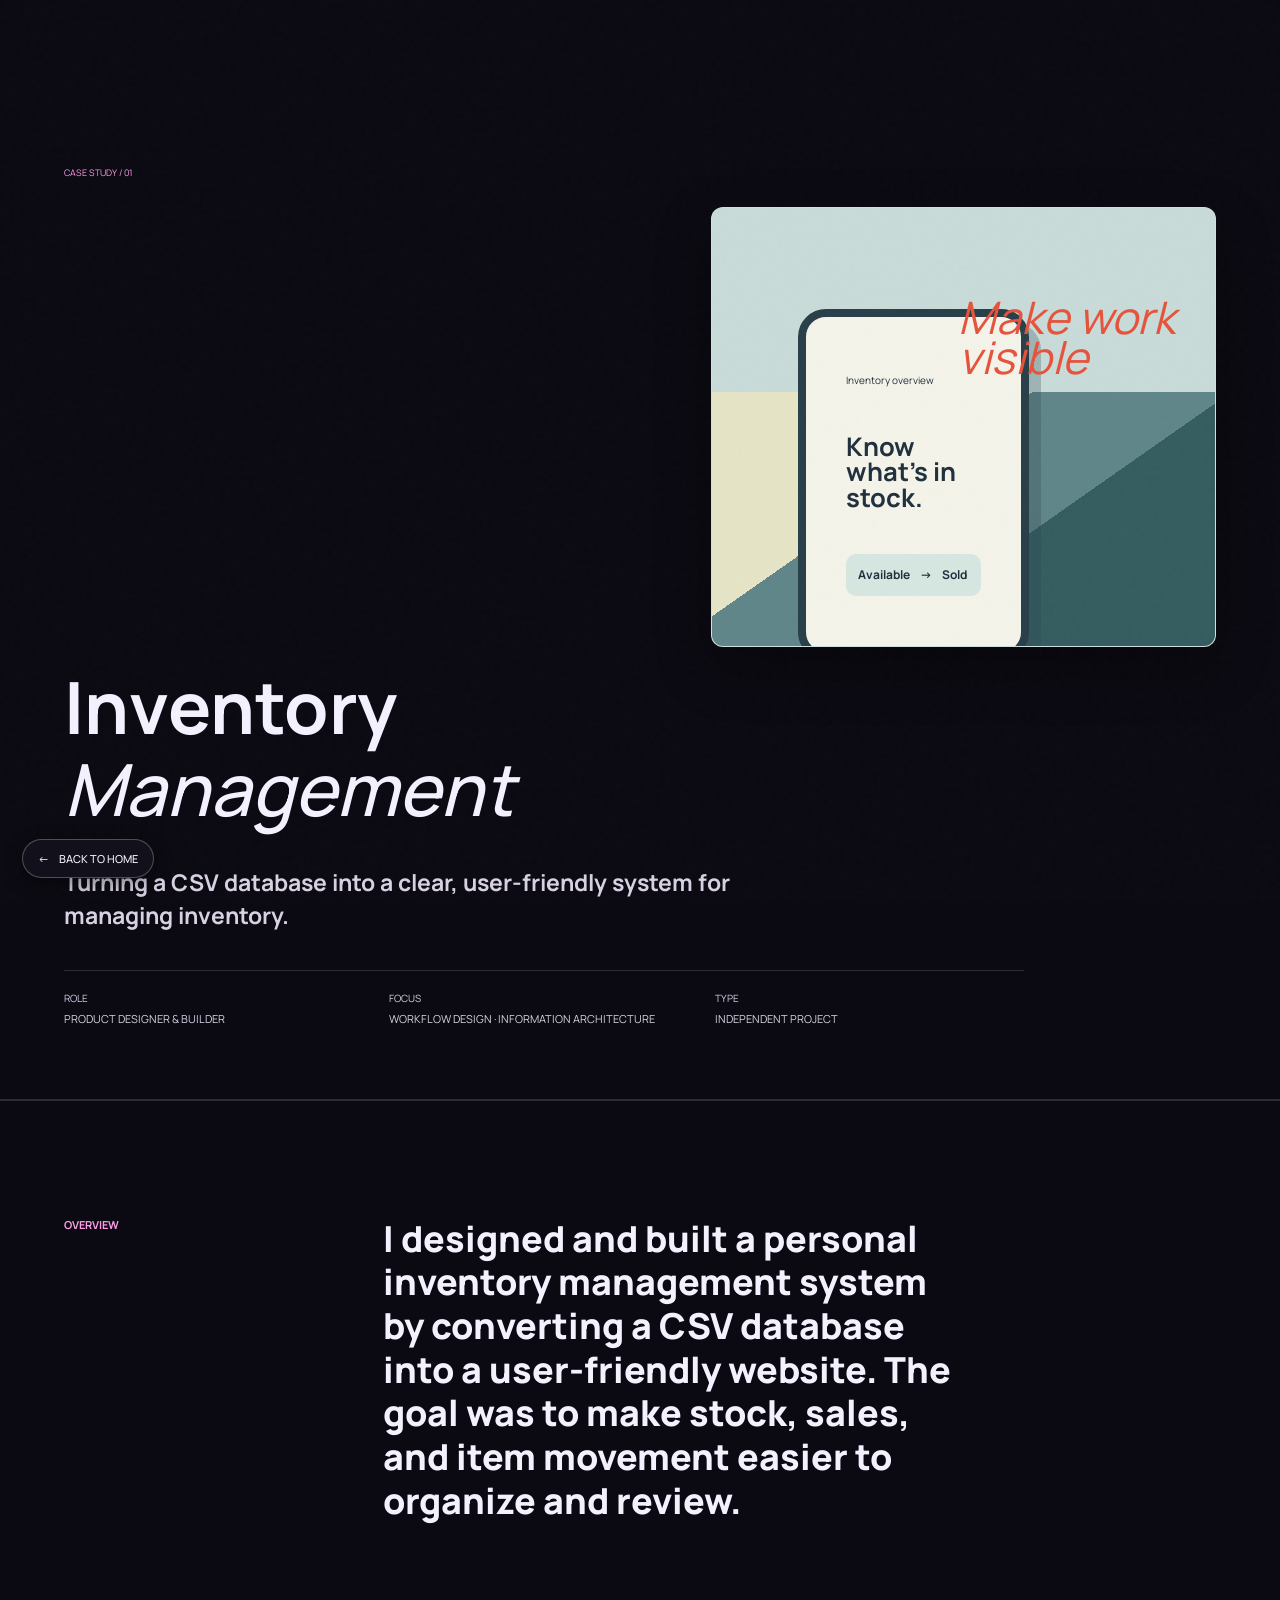
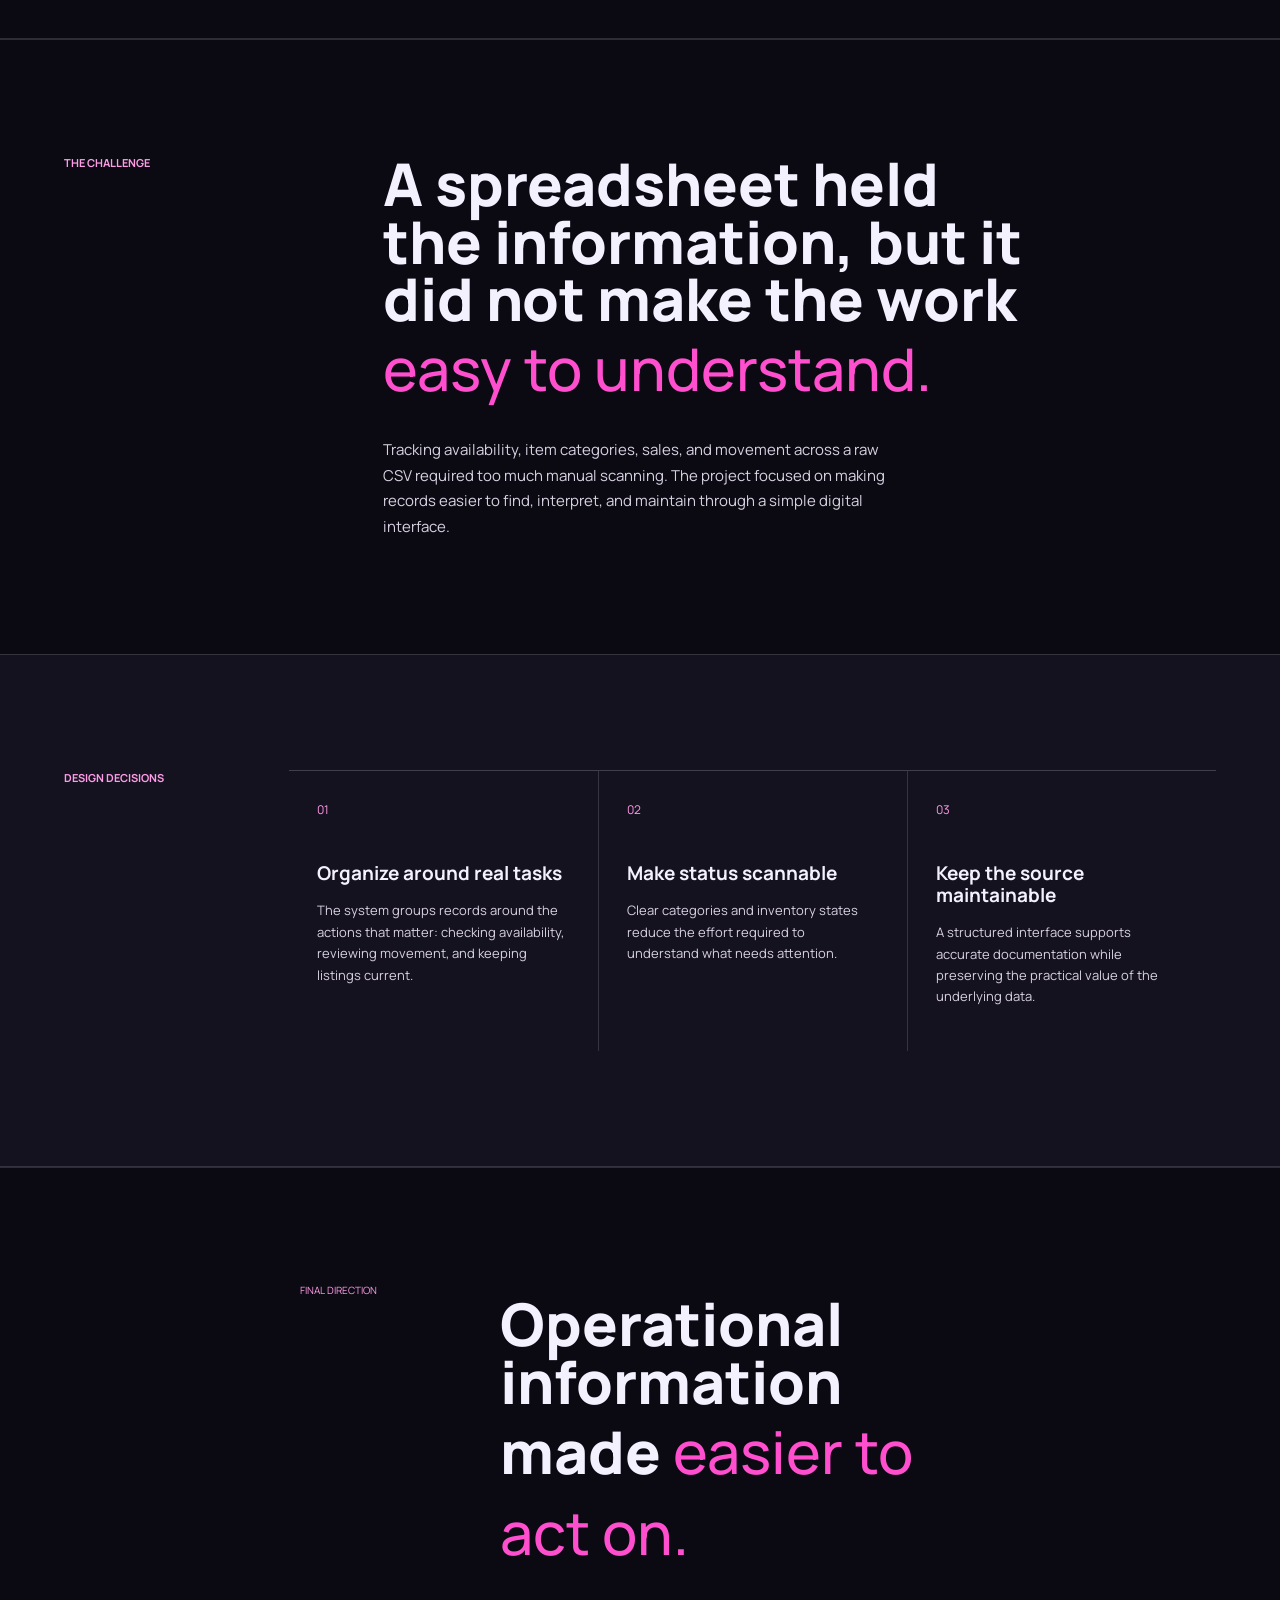
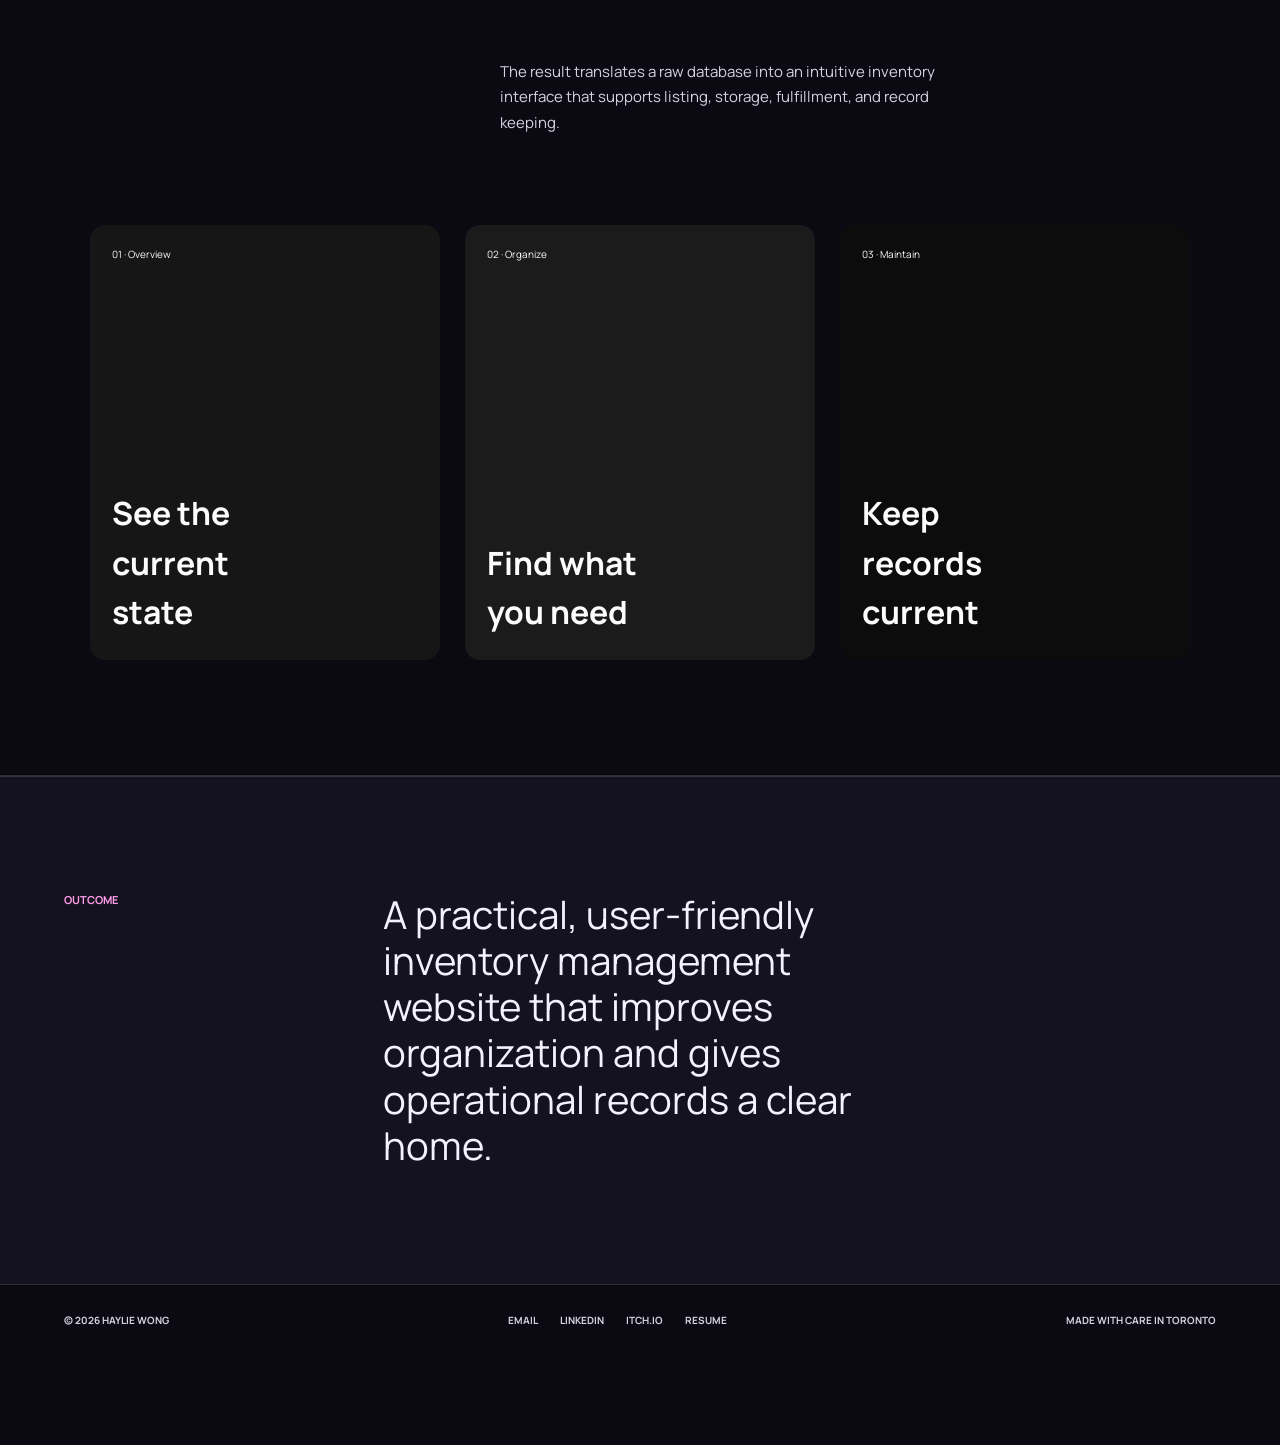
<file: aurora-travel.html>
<!doctype html><html lang="en"><head><meta charset="UTF-8" /><meta name="viewport" content="width=device-width, initial-scale=1.0" /><meta name="description" content="Inventory management system case study by Haylie Wong." /><title>Inventory Management System — Haylie Wong</title><link rel="preconnect" href="https://fonts.googleapis.com" /><link rel="preconnect" href="https://fonts.gstatic.com" crossorigin /><link href="https://fonts.googleapis.com/css2?family=Manrope:wght@400;500;600;700;800&display=swap" rel="stylesheet" /><link rel="stylesheet" href="styles.css" /></head><body class="case-page aurora-case"><div class="grain" aria-hidden="true"></div><main><section class="case-hero"><button class="back-button" data-back-button>← <span>Back to work</span></button><div class="case-label">Case study / 01</div><h1>Inventory<br /><em>Management</em></h1><p class="case-lede">Turning a CSV database into a clear, user-friendly system for managing inventory.</p><div class="case-details"><span><b>Role</b>Product Designer & Builder</span><span><b>Focus</b>Workflow design · Information architecture</span><span><b>Type</b>Independent project</span></div><div class="case-visual aurora-case-visual"><div class="case-phone"><small>Inventory overview</small><h3>Know what’s in stock.</h3><div>Available <b>→</b> Sold</div></div><p>Make work<br />visible</p></div></section><section class="case-summary"><span>Overview</span><p>I designed and built a personal inventory management system by converting a CSV database into a user-friendly website. The goal was to make stock, sales, and item movement easier to organize and review.</p></section><section class="case-section two-column"><span>The challenge</span><div><h2>A spreadsheet held the information, but it did not make the work <em>easy to understand.</em></h2><p>Tracking availability, item categories, sales, and movement across a raw CSV required too much manual scanning. The project focused on making records easier to find, interpret, and maintain through a simple digital interface.</p></div></section><section class="case-section decisions"><span>Design decisions</span><div class="decision-list"><article><b>01</b><h3>Organize around real tasks</h3><p>The system groups records around the actions that matter: checking availability, reviewing movement, and keeping listings current.</p></article><article><b>02</b><h3>Make status scannable</h3><p>Clear categories and inventory states reduce the effort required to understand what needs attention.</p></article><article><b>03</b><h3>Keep the source maintainable</h3><p>A structured interface supports accurate documentation while preserving the practical value of the underlying data.</p></article></div></section><section class="case-showcase"><div class="showcase-copy"><span>Final direction</span><h2>Operational information made <em>easier to act on.</em></h2><p>The result translates a raw database into an intuitive inventory interface that supports listing, storage, fulfillment, and record keeping.</p></div><div class="travel-screens"><div><small>01 · Overview</small><b>See the current state</b></div><div><small>02 · Organize</small><b>Find what you need</b></div><div><small>03 · Maintain</small><b>Keep records current</b></div></div></section><section class="case-outcome"><span>Outcome</span><p>A practical, user-friendly inventory management website that improves organization and gives operational records a clear home.</p><a href="signal-studio.html">Next case study <b>→</b></a></section></main><script src="script.js"></script></body></html>
</file>
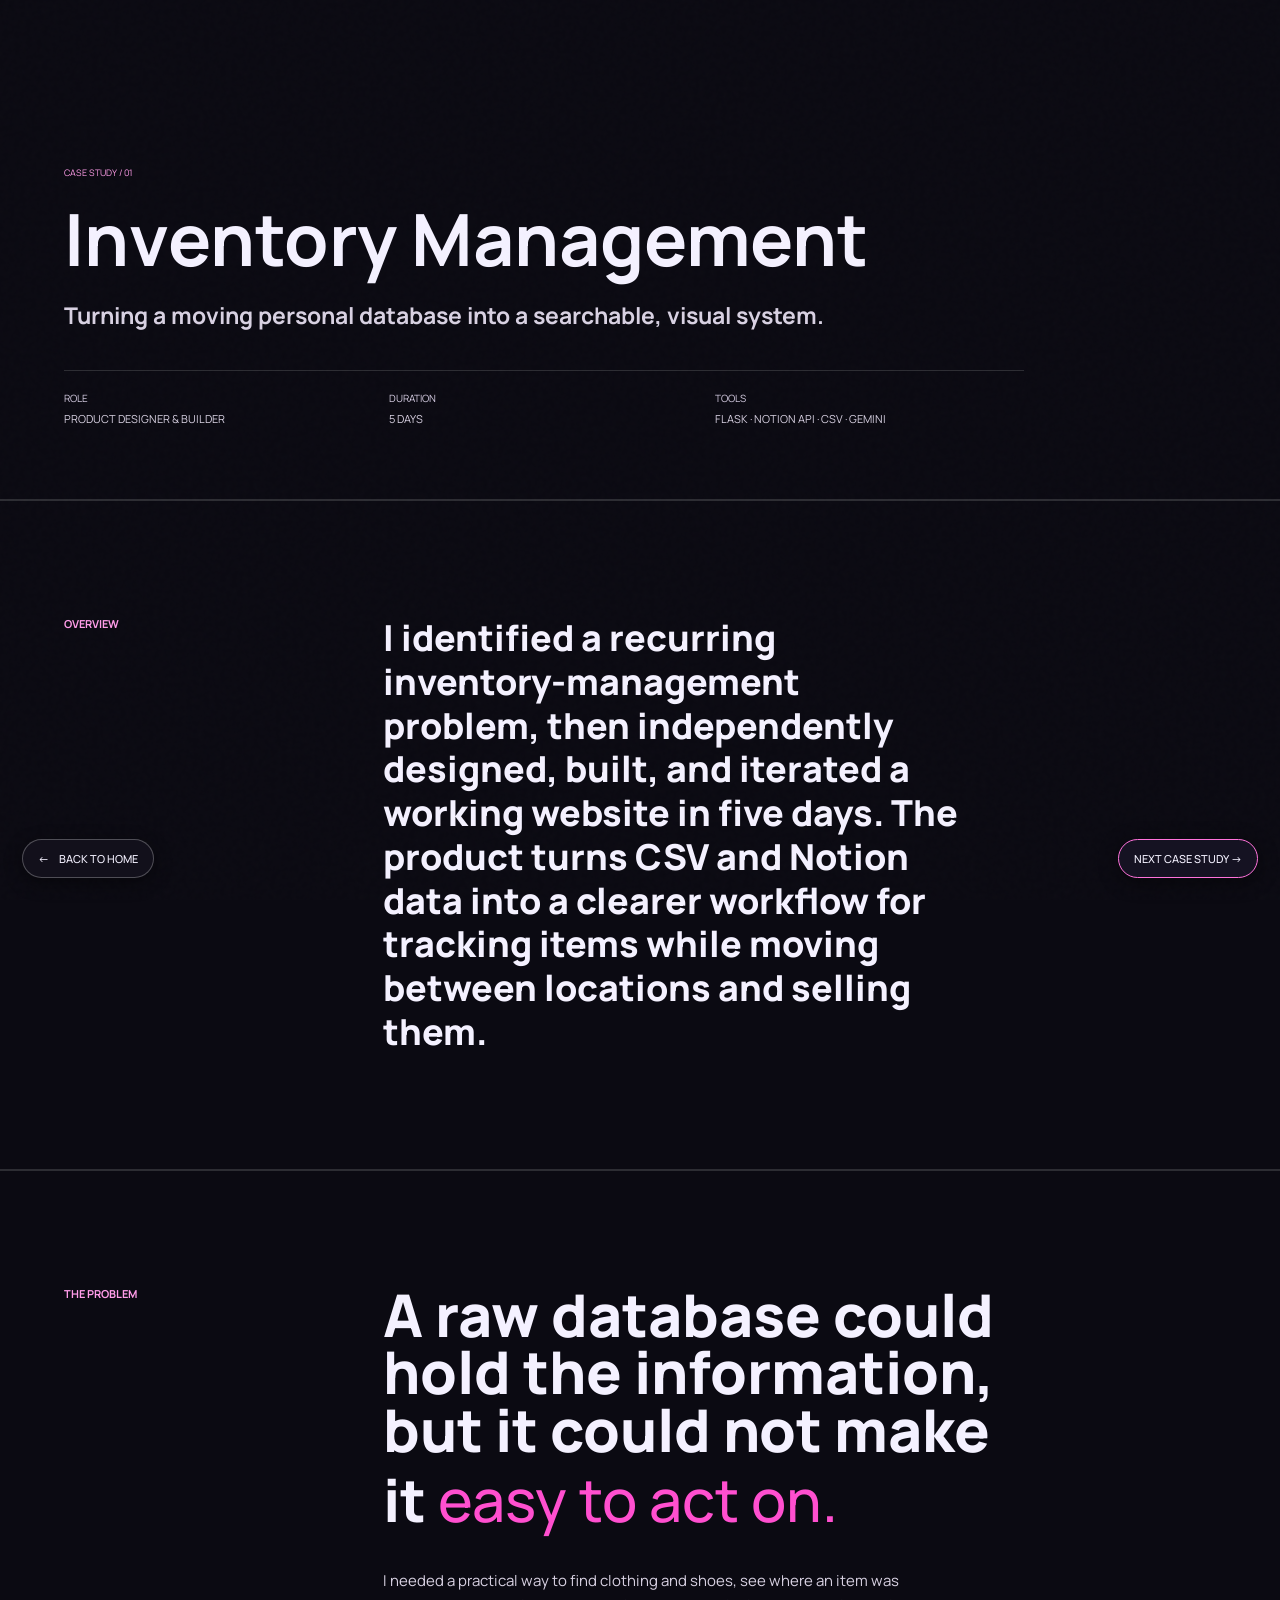
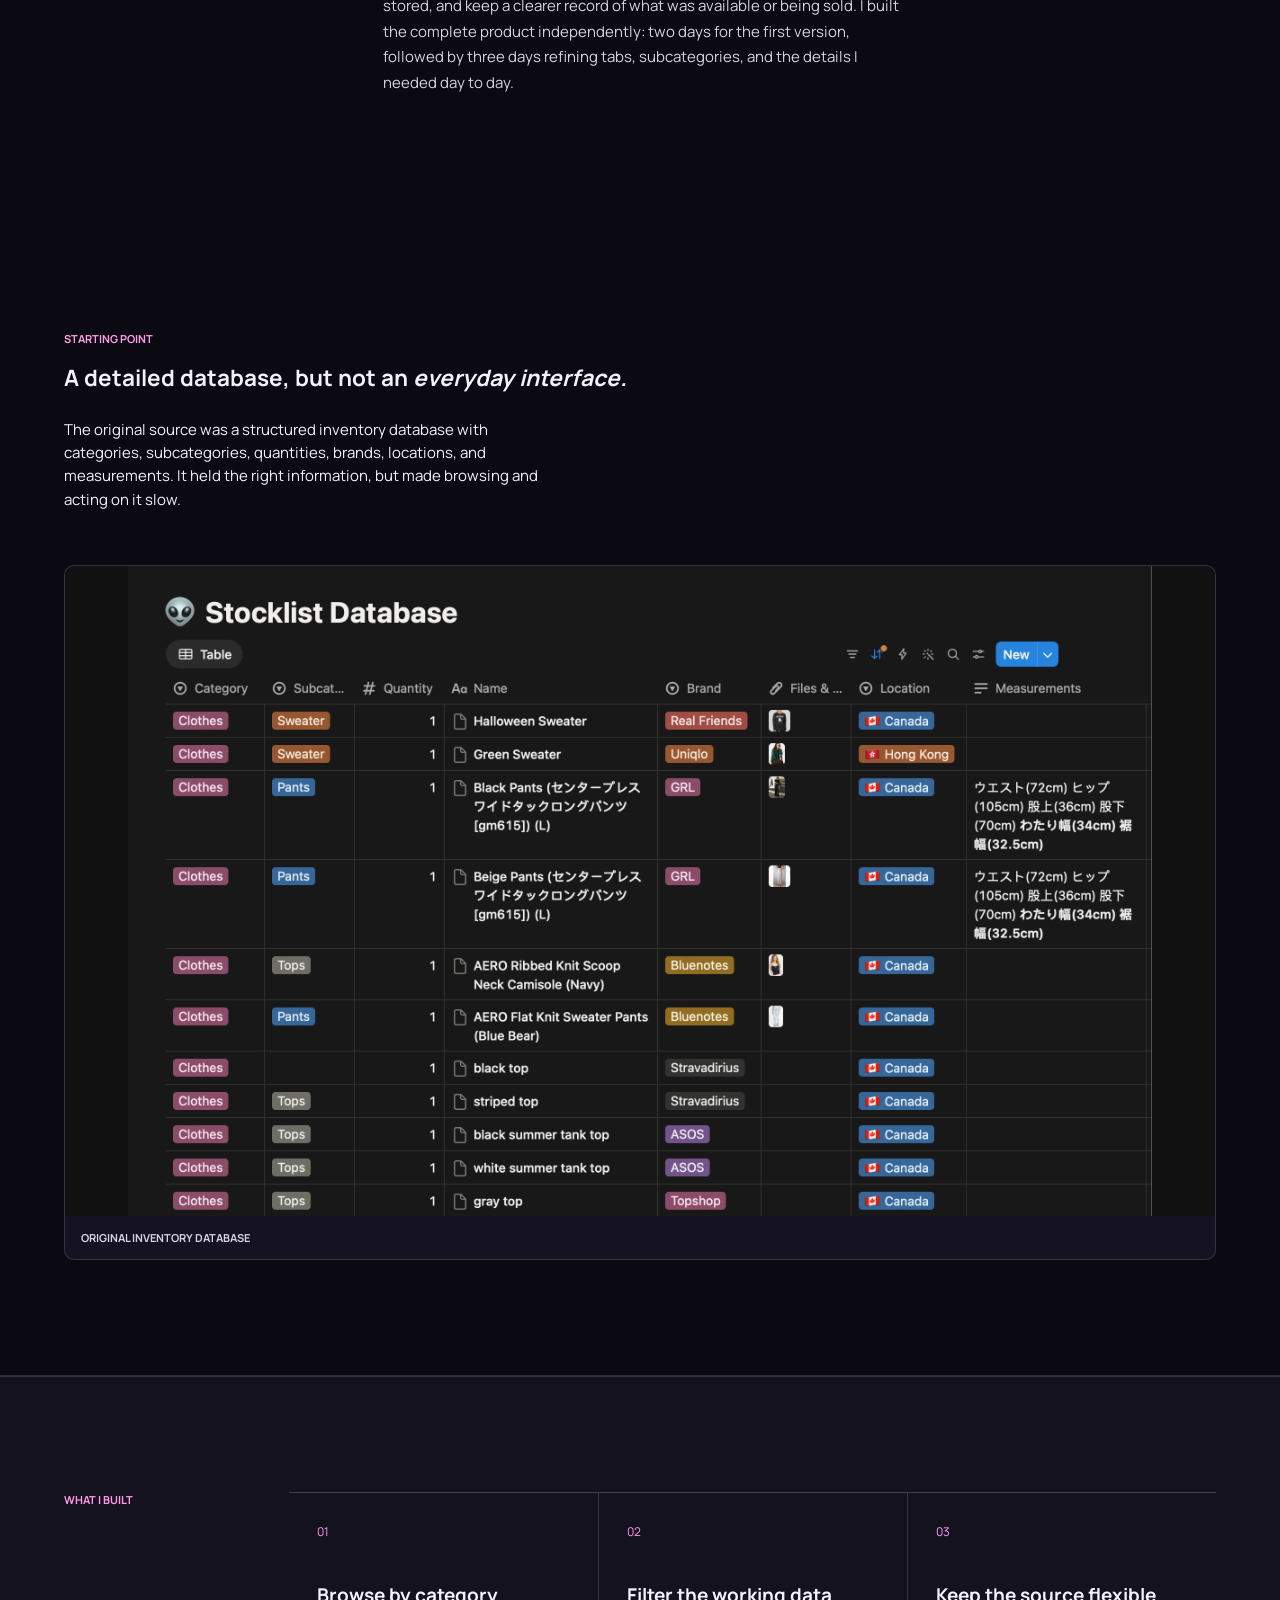
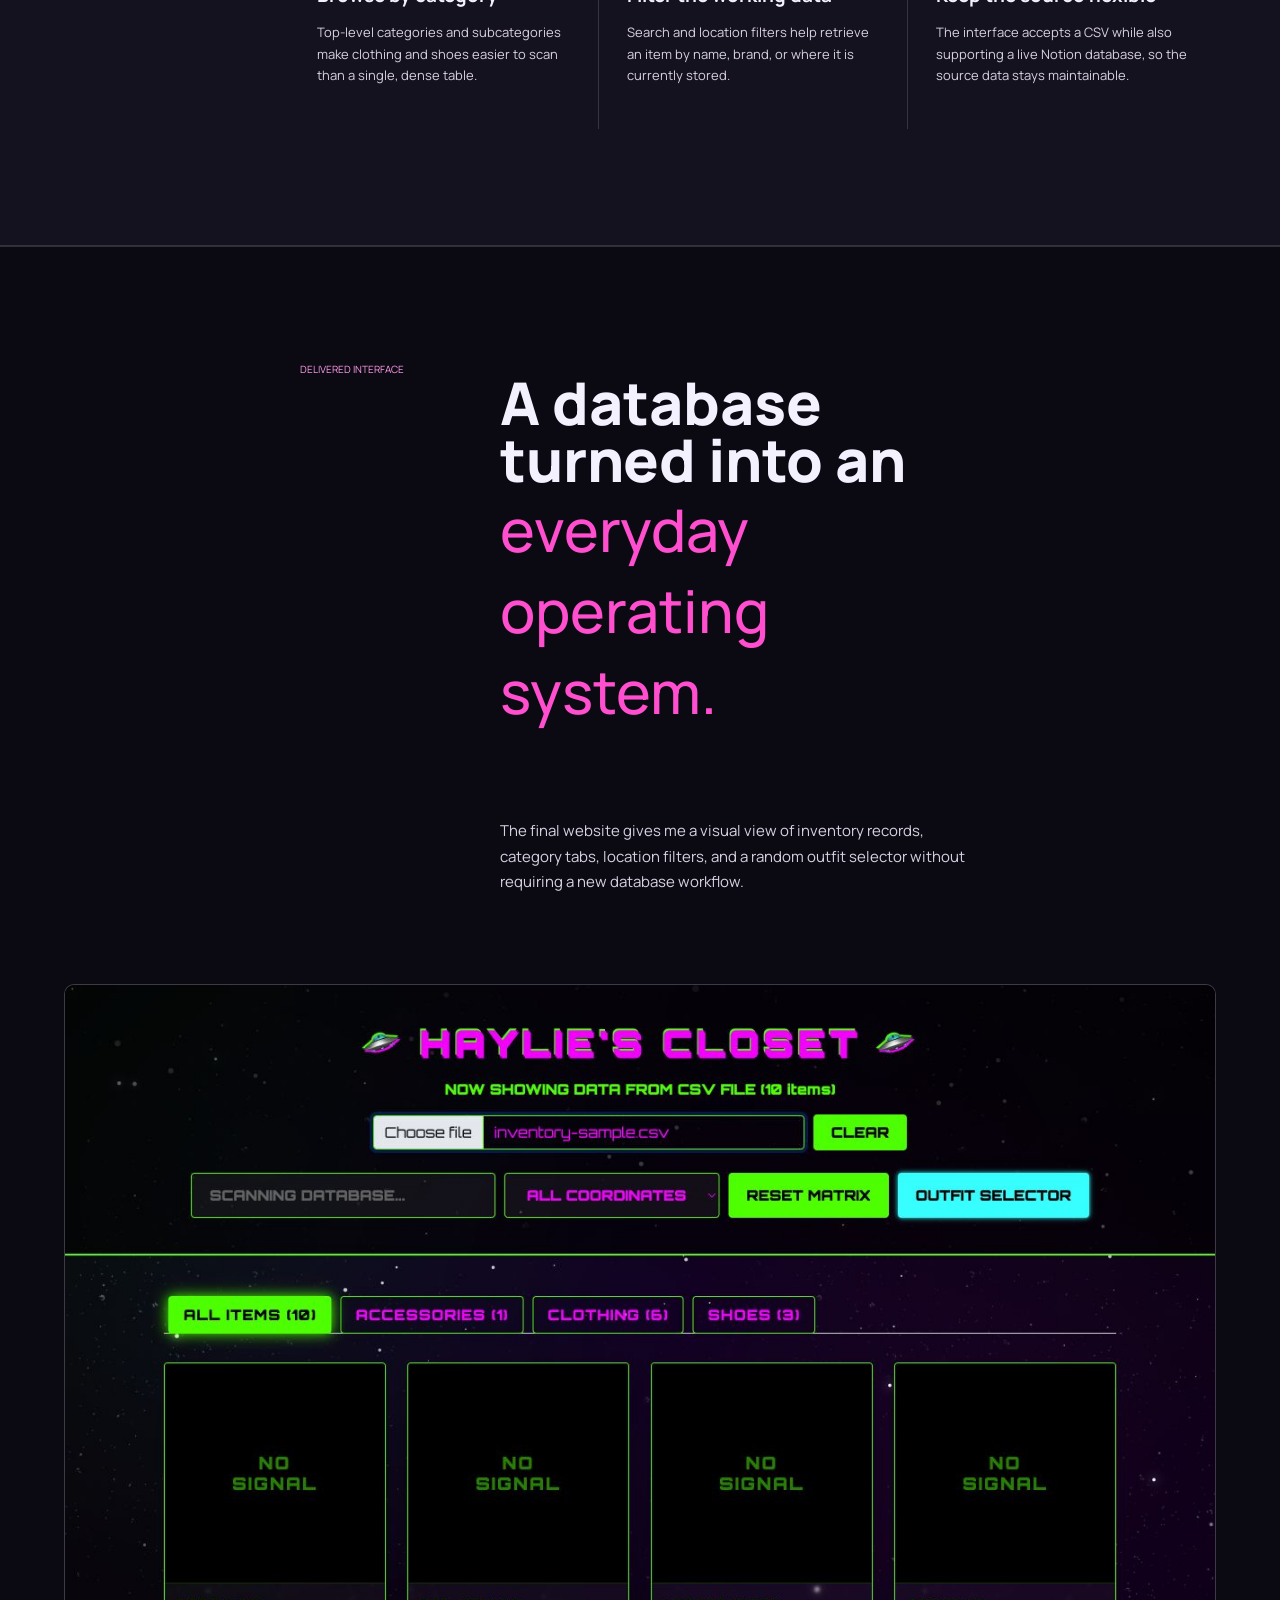
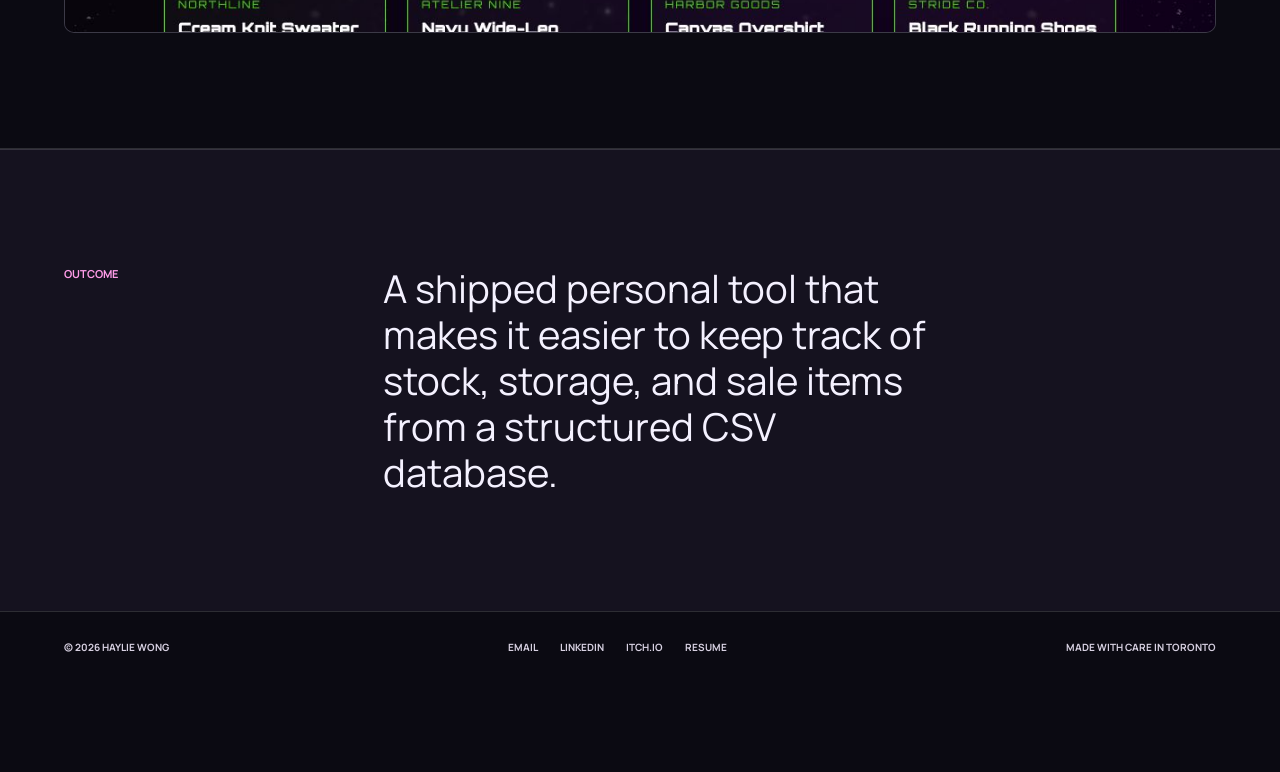
<file: case-study-1.html>
<!doctype html>
<html lang="en"><head><meta charset="UTF-8" /><meta name="viewport" content="width=device-width, initial-scale=1.0" /><meta name="description" content="Inventory management system case study by Haylie Wong." /><title>Inventory Management System — Haylie Wong</title><link rel="preconnect" href="https://fonts.googleapis.com" /><link rel="preconnect" href="https://fonts.gstatic.com" crossorigin /><link href="https://fonts.googleapis.com/css2?family=Manrope:wght@400;500;600;700;800&display=swap" rel="stylesheet" /><link rel="stylesheet" href="styles.css?v=portfolio-20260807" /></head>
<body class="case-page aurora-case"><div class="grain" aria-hidden="true"></div><main>
<section class="case-hero"><button class="back-button" data-back-button>← <span>Back to home</span></button><div class="case-label">Case study / 01</div><h1>Inventory Management</h1><p class="case-lede">Turning a moving personal database into a searchable, visual system.</p><div class="case-details"><span><b>Role</b>Product Designer & Builder</span><span><b>Duration</b>5 days</span><span><b>Tools</b>Flask · Notion API · CSV · Gemini</span></div></section>
  <section class="case-summary"><span>Overview</span><p>I identified a recurring inventory-management problem, then independently designed, built, and iterated a working website in five days. The product turns CSV and Notion data into a clearer workflow for tracking items while moving between locations and selling them.</p></section>
  <section class="case-section two-column"><span>The problem</span><div><h2>A raw database could hold the information, but it could not make it <em>easy to act on.</em></h2><p>I needed a practical way to find clothing and shoes, see where an item was stored, and keep a clearer record of what was available or being sold. I built the complete product independently: two days for the first version, followed by three days refining tabs, subcategories, and the details I needed day to day.</p></div></section>
  <section class="case-evidence evidence-inventory"><div class="evidence-heading"><span>Starting point</span><h2>A detailed database, but not an <em>everyday interface.</em></h2><p>The original source was a structured inventory database with categories, subcategories, quantities, brands, locations, and measurements. It held the right information, but made browsing and acting on it slow.</p></div><div class="evidence-masonry"><figure class="evidence-wide"><img src="assets/case-studies/inventory-source-database.png" alt="Original inventory database with clothing categories, quantities, brands, and locations" /><figcaption>Original inventory database</figcaption></figure></div></section>
  <section class="case-section decisions"><span>What I built</span><div class="decision-list"><article><b>01</b><h3>Browse by category</h3><p>Top-level categories and subcategories make clothing and shoes easier to scan than a single, dense table.</p></article><article><b>02</b><h3>Filter the working data</h3><p>Search and location filters help retrieve an item by name, brand, or where it is currently stored.</p></article><article><b>03</b><h3>Keep the source flexible</h3><p>The interface accepts a CSV while also supporting a live Notion database, so the source data stays maintainable.</p></article></div></section>
  <section class="case-showcase"><div class="showcase-copy"><span>Delivered interface</span><h2>A database turned into an <em>everyday operating system.</em></h2><p>The final website gives me a visual view of inventory records, category tabs, location filters, and a random outfit selector without requiring a new database workflow.</p></div><div class="case-image-grid inventory-image-grid"><img src="assets/case-studies/inventory-overview.png" alt="Inventory website overview using a sanitized CSV" /></div></section>
  <section class="case-outcome"><span>Outcome</span><p>A shipped personal tool that makes it easier to keep track of stock, storage, and sale items from a structured CSV database.</p></section>
</main><script src="script.js?v=portfolio-20260807"></script></body></html>
</file>
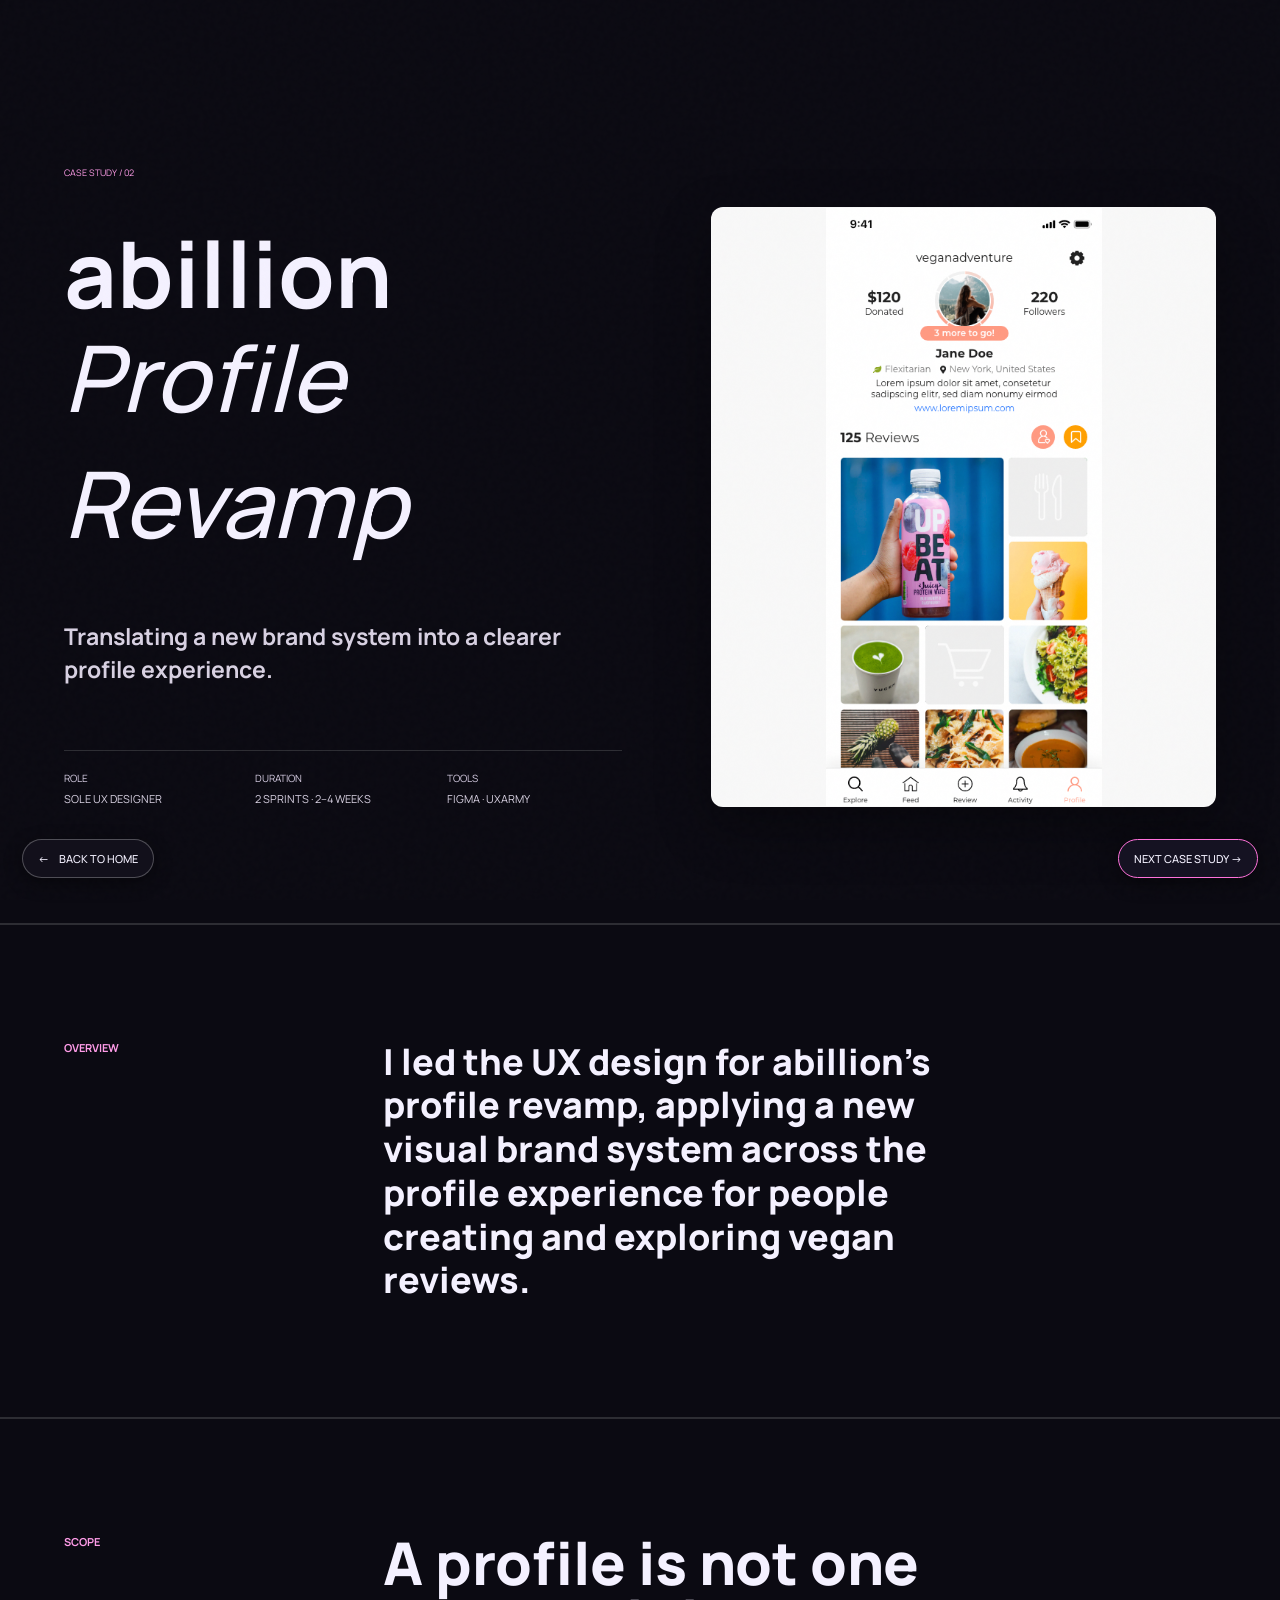
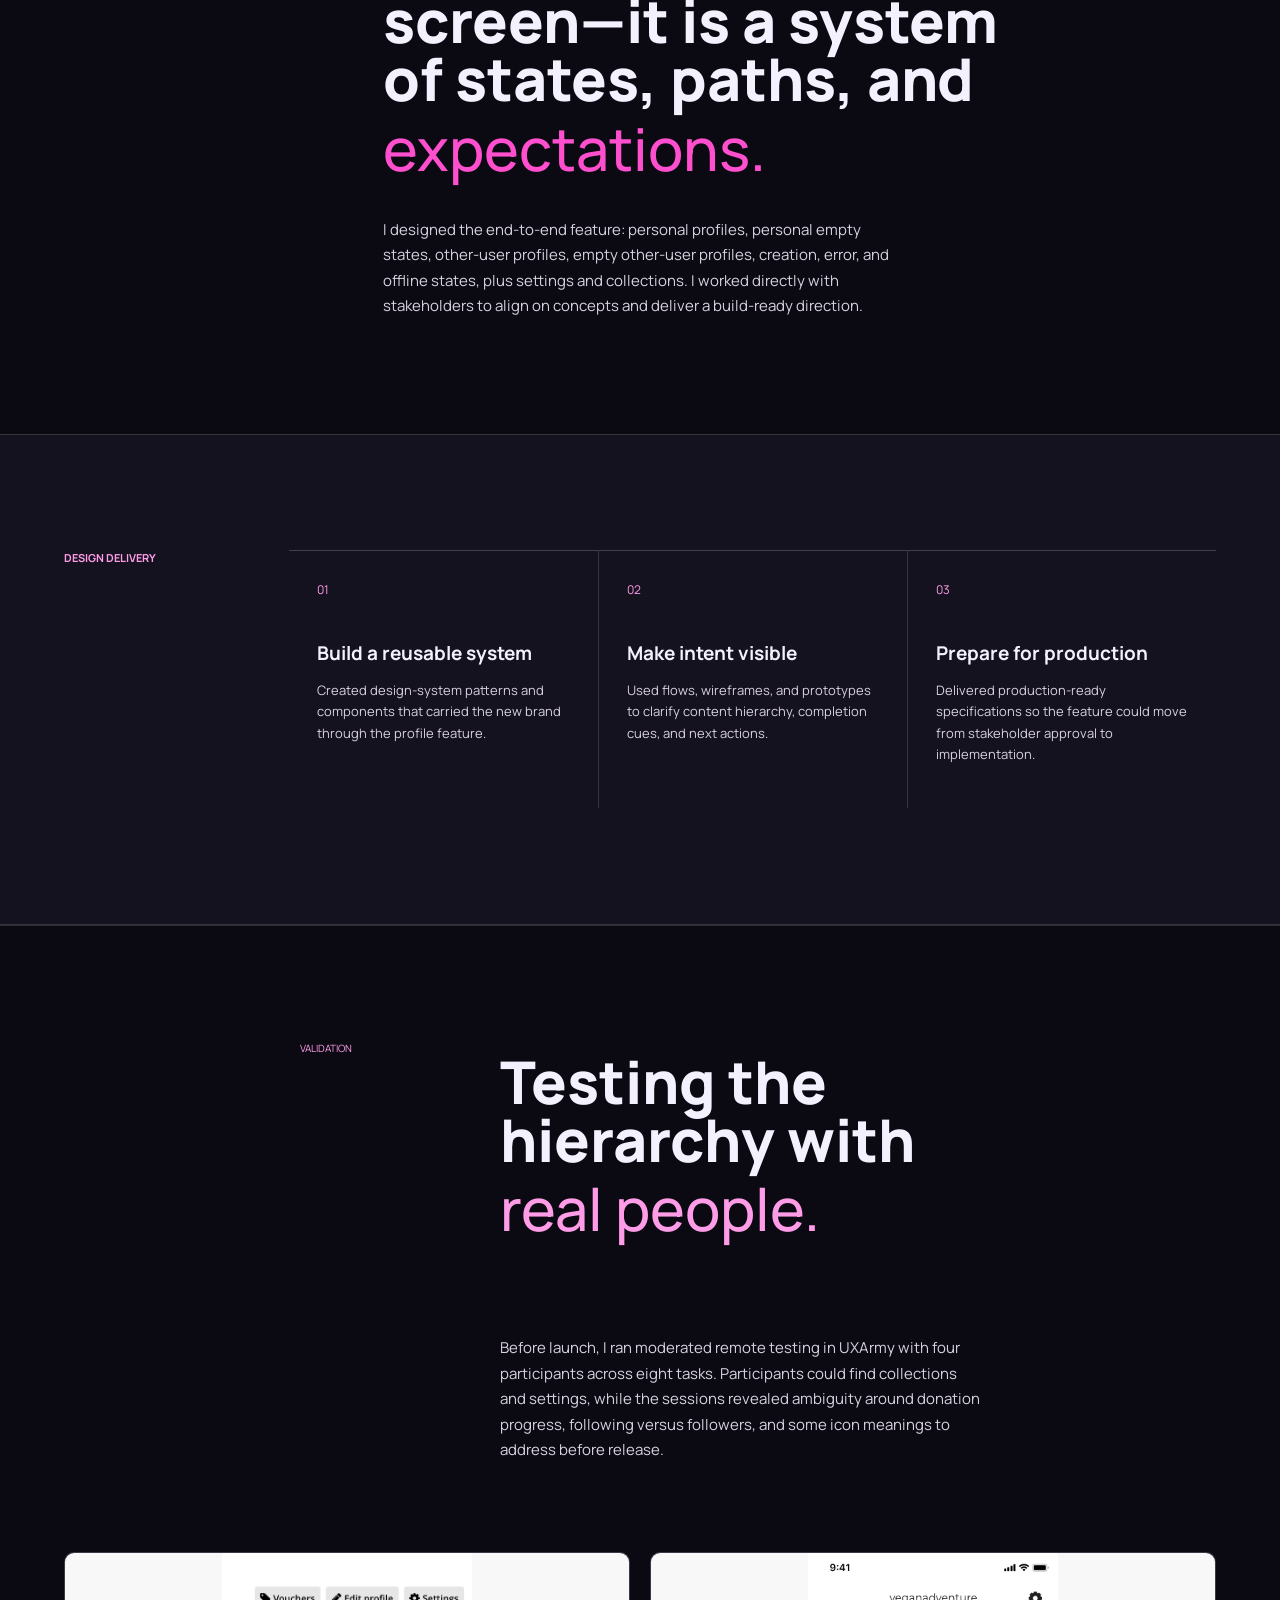
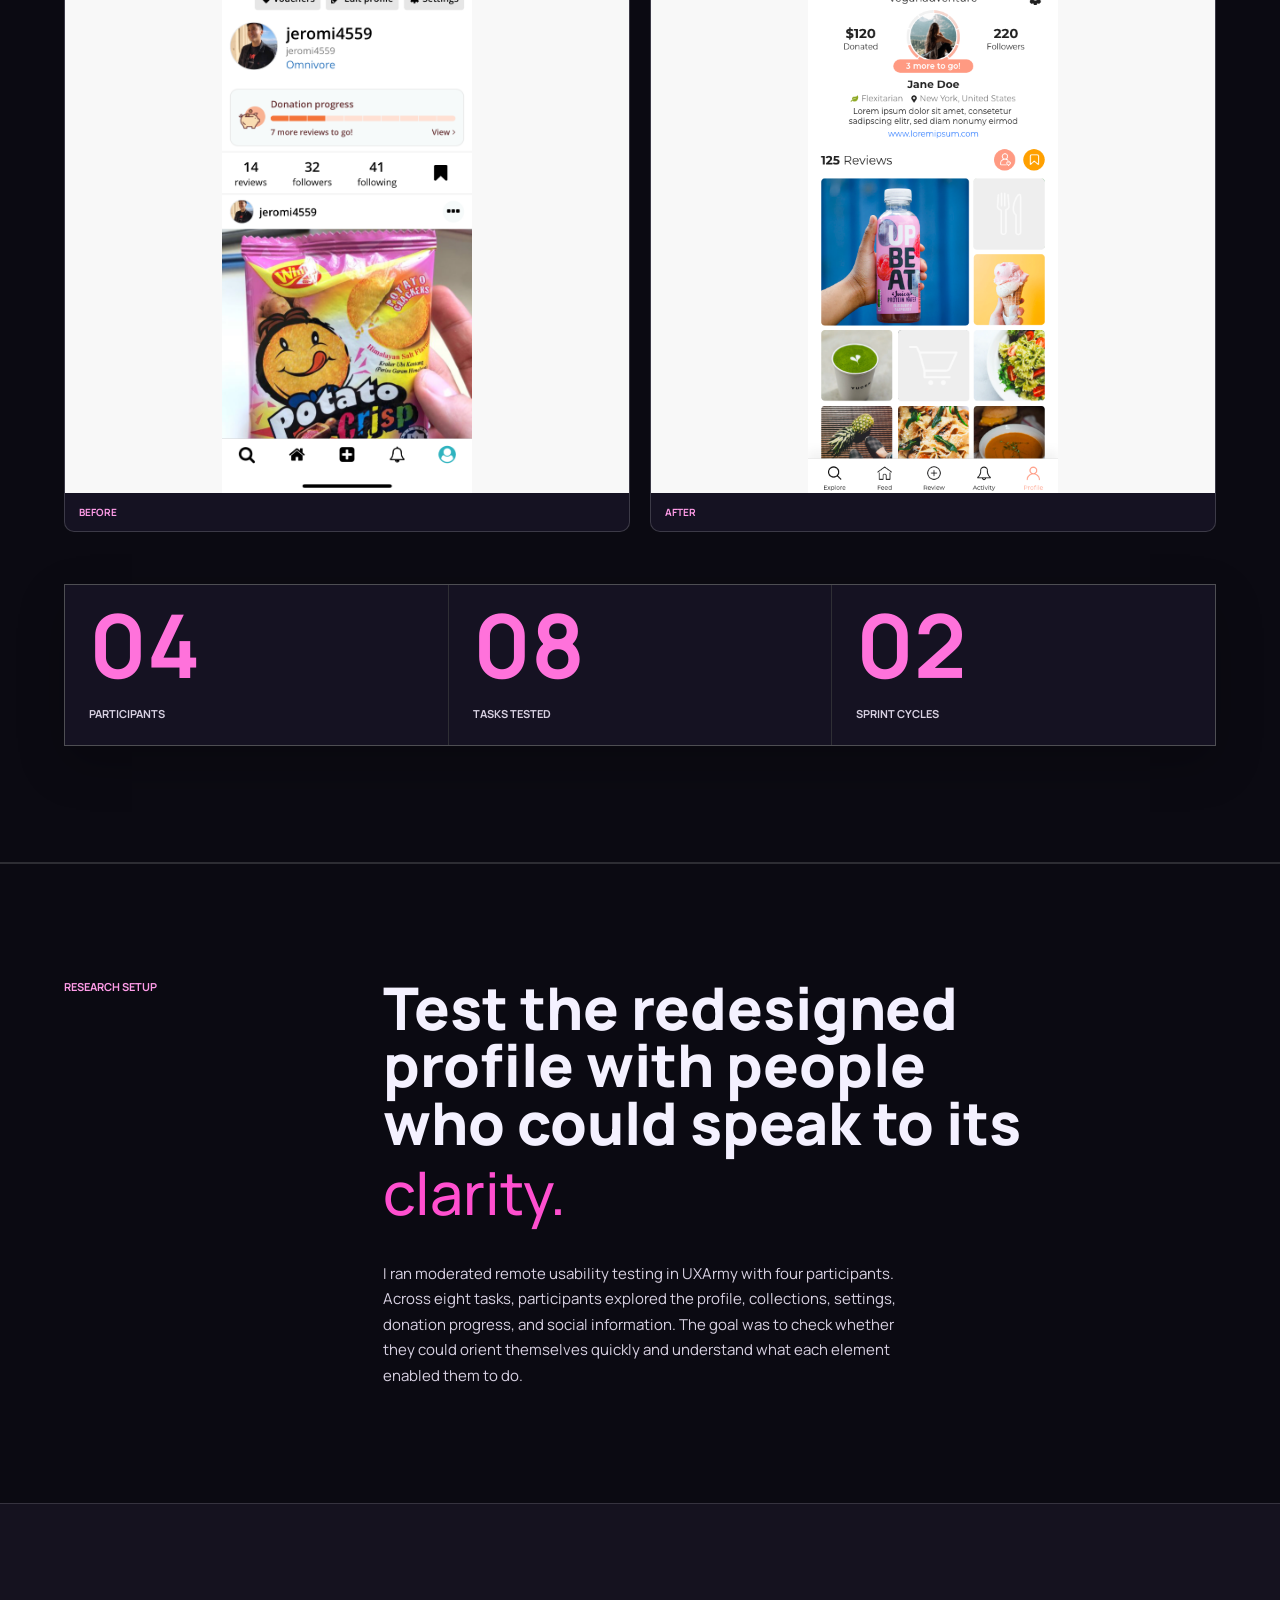
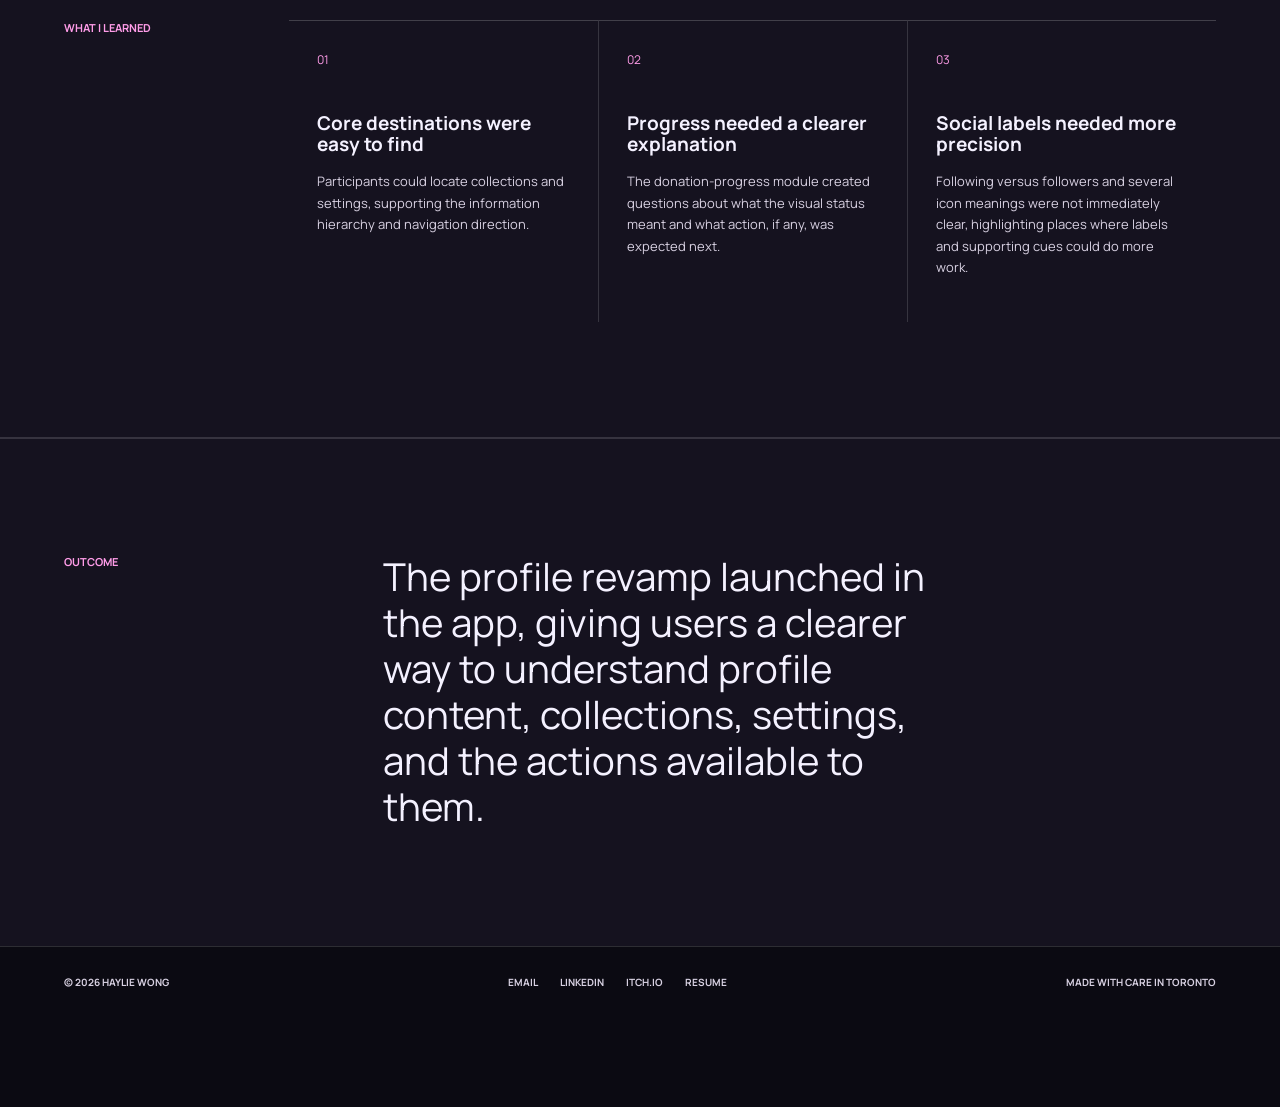
<file: case-study-2.html>
<!doctype html>
<html lang="en"><head><meta charset="UTF-8" /><meta name="viewport" content="width=device-width, initial-scale=1.0" /><meta name="description" content="abillion profile revamp case study by Haylie Wong." /><title>abillion Profile Revamp — Haylie Wong</title><link rel="preconnect" href="https://fonts.googleapis.com" /><link rel="preconnect" href="https://fonts.gstatic.com" crossorigin /><link href="https://fonts.googleapis.com/css2?family=Manrope:wght@400;500;600;700;800&display=swap" rel="stylesheet" /><link rel="stylesheet" href="styles.css?v=portfolio-20260807" /></head>
<body class="case-page signal-case"><div class="grain" aria-hidden="true"></div><main>
  <section class="case-hero"><button class="back-button" data-back-button>← <span>Back to home</span></button><div class="case-label">Case study / 02</div><h1>abillion<br /><em>Profile Revamp</em></h1><p class="case-lede">Translating a new brand system into a clearer profile experience.</p><div class="case-details"><span><b>Role</b>Sole UX Designer</span><span><b>Duration</b>2 sprints · 2–4 weeks</span><span><b>Tools</b>Figma · UXArmy</span></div><div class="case-visual case-hero-photo abillion-hero-photo"><img src="assets/case-studies/abillion-profile-after.png" alt="abillion redesigned profile screen" /></div></section>
  <section class="case-summary"><span>Overview</span><p>I led the UX design for abillion’s profile revamp, applying a new visual brand system across the profile experience for people creating and exploring vegan reviews.</p></section>
  <section class="case-section two-column"><span>Scope</span><div><h2>A profile is not one screen—it is a system of states, paths, and <em>expectations.</em></h2><p>I designed the end-to-end feature: personal profiles, personal empty states, other-user profiles, empty other-user profiles, creation, error, and offline states, plus settings and collections. I worked directly with stakeholders to align on concepts and deliver a build-ready direction.</p></div></section>
  <section class="case-section decisions"><span>Design delivery</span><div class="decision-list"><article><b>01</b><h3>Build a reusable system</h3><p>Created design-system patterns and components that carried the new brand through the profile feature.</p></article><article><b>02</b><h3>Make intent visible</h3><p>Used flows, wireframes, and prototypes to clarify content hierarchy, completion cues, and next actions.</p></article><article><b>03</b><h3>Prepare for production</h3><p>Delivered production-ready specifications so the feature could move from stakeholder approval to implementation.</p></article></div></section>
  <section class="case-showcase signal-showcase"><div class="showcase-copy"><span>Validation</span><h2>Testing the hierarchy with <em>real people.</em></h2><p>Before launch, I ran moderated remote testing in UXArmy with four participants across eight tasks. Participants could find collections and settings, while the sessions revealed ambiguity around donation progress, following versus followers, and some icon meanings to address before release.</p></div><div class="case-before-after"><figure><img src="assets/case-studies/abillion-profile-before.png" alt="abillion profile before the redesign" /><figcaption>Before</figcaption></figure><figure><img src="assets/case-studies/abillion-profile-after.png" alt="abillion profile after the redesign" /><figcaption>After</figcaption></figure></div><div class="case-metrics"><div><b>04</b><span>Participants</span></div><div><b>08</b><span>Tasks tested</span></div><div><b>02</b><span>Sprint cycles</span></div></div></section>
  <section class="case-section two-column usability-study"><span>Research setup</span><div><h2>Test the redesigned profile with people who could speak to its <em>clarity.</em></h2><p>I ran moderated remote usability testing in UXArmy with four participants. Across eight tasks, participants explored the profile, collections, settings, donation progress, and social information. The goal was to check whether they could orient themselves quickly and understand what each element enabled them to do.</p></div></section>
  <section class="case-section decisions usability-findings"><span>What I learned</span><div class="decision-list"><article><b>01</b><h3>Core destinations were easy to find</h3><p>Participants could locate collections and settings, supporting the information hierarchy and navigation direction.</p></article><article><b>02</b><h3>Progress needed a clearer explanation</h3><p>The donation-progress module created questions about what the visual status meant and what action, if any, was expected next.</p></article><article><b>03</b><h3>Social labels needed more precision</h3><p>Following versus followers and several icon meanings were not immediately clear, highlighting places where labels and supporting cues could do more work.</p></article></div></section>
  <section class="case-outcome"><span>Outcome</span><p>The profile revamp launched in the app, giving users a clearer way to understand profile content, collections, settings, and the actions available to them.</p></section>
</main><script src="script.js?v=portfolio-20260810"></script></body></html>
</file>
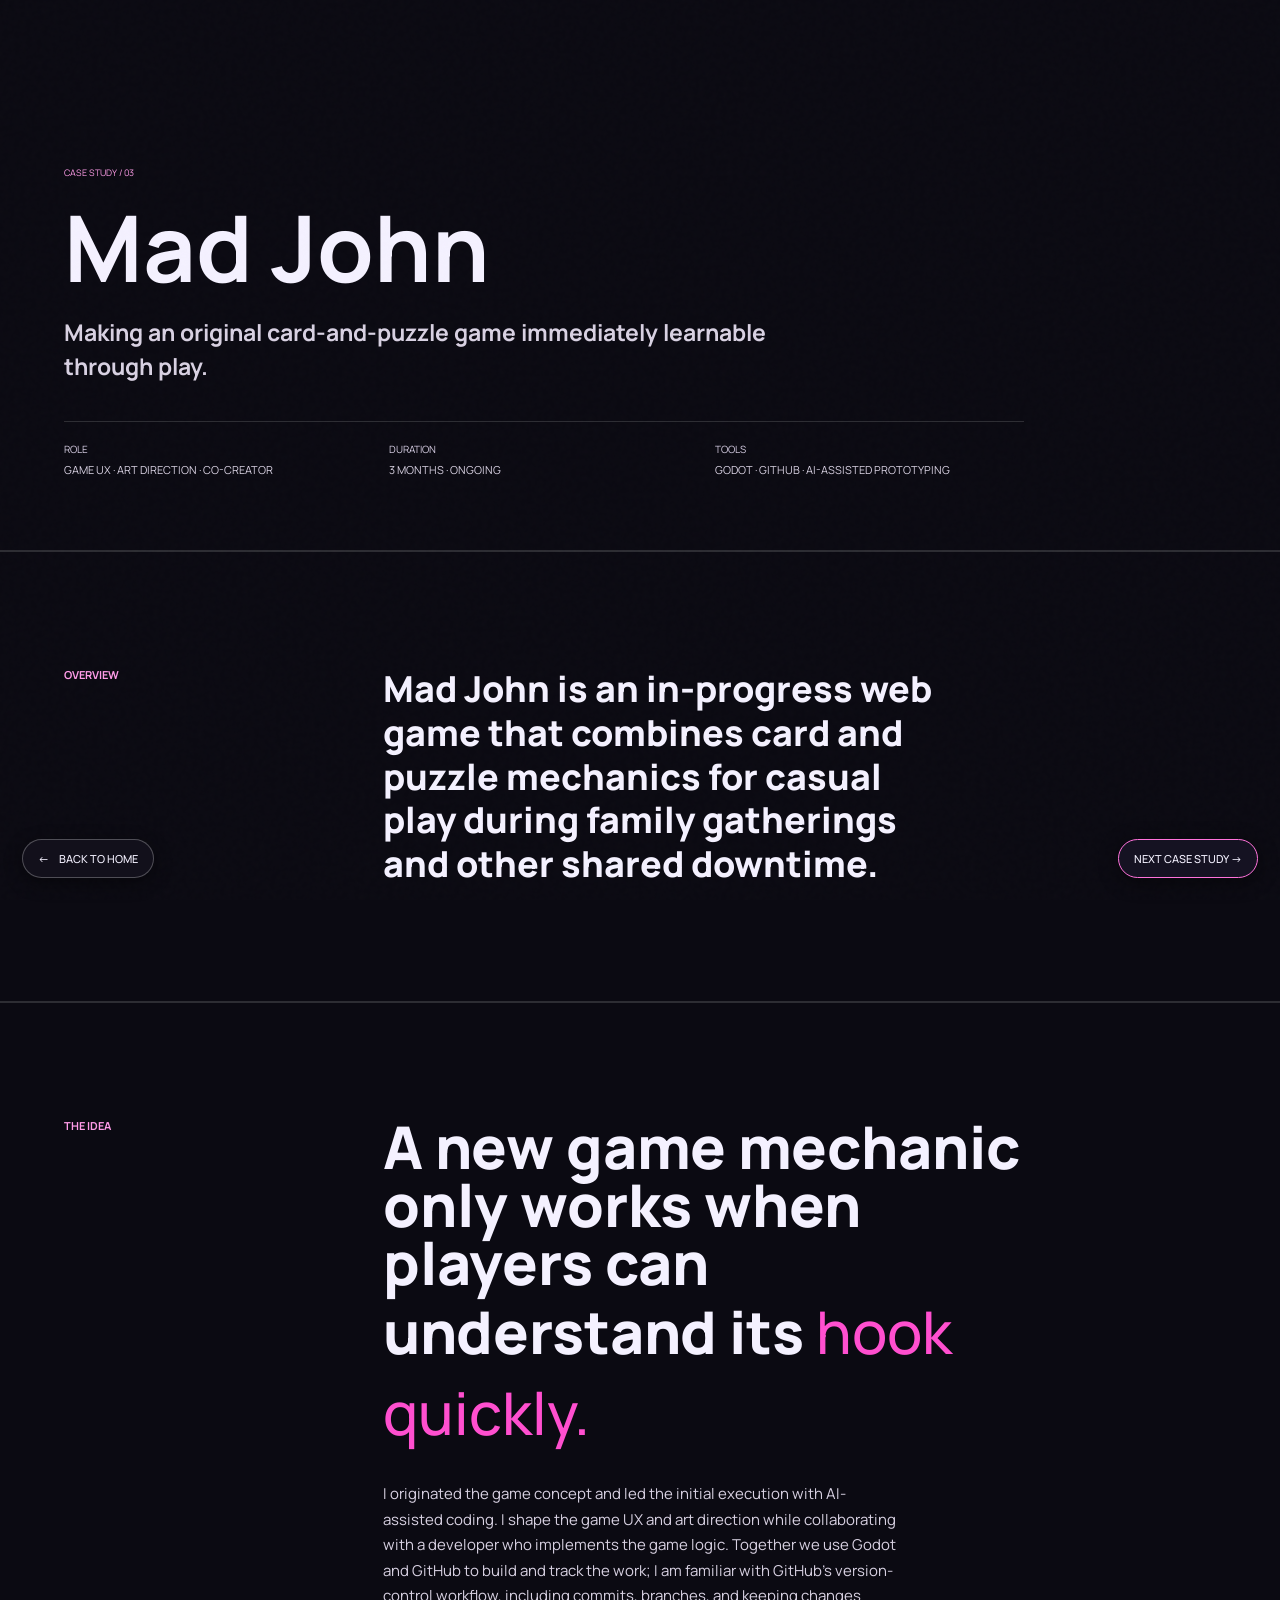
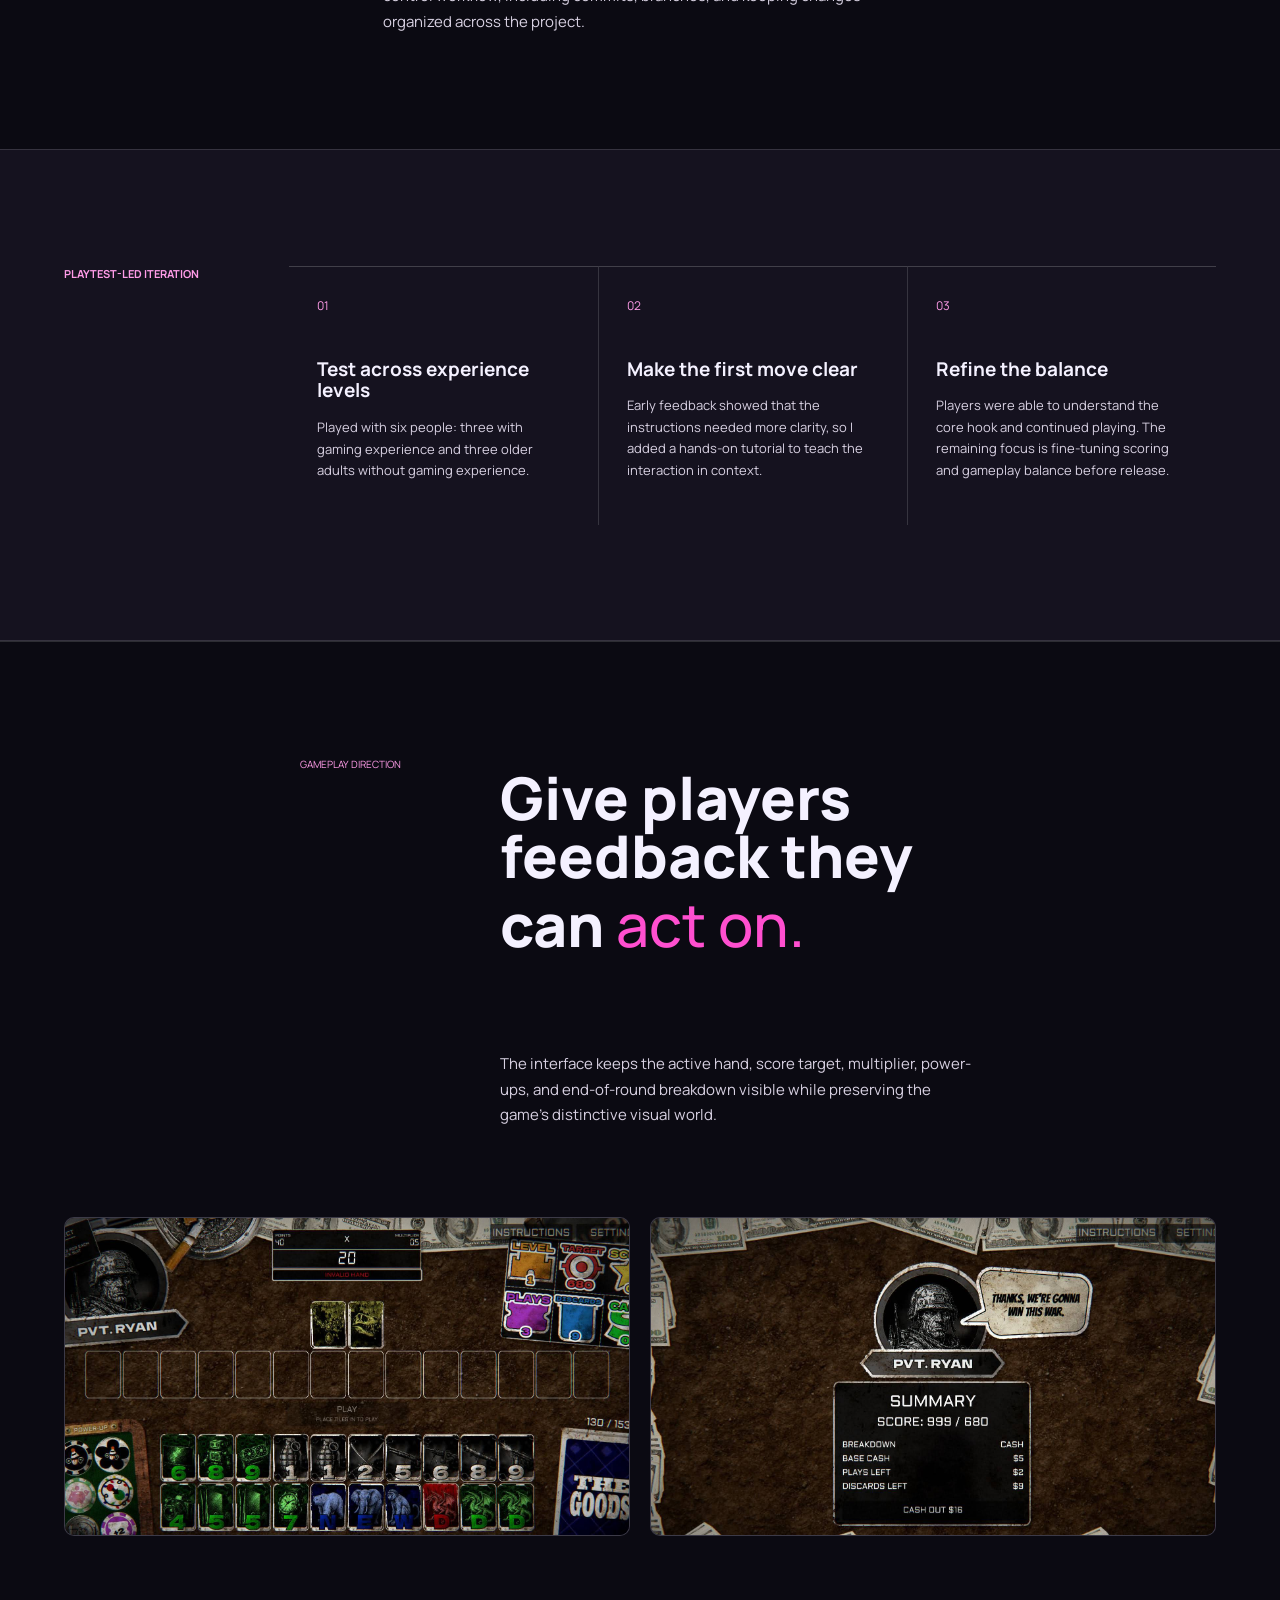
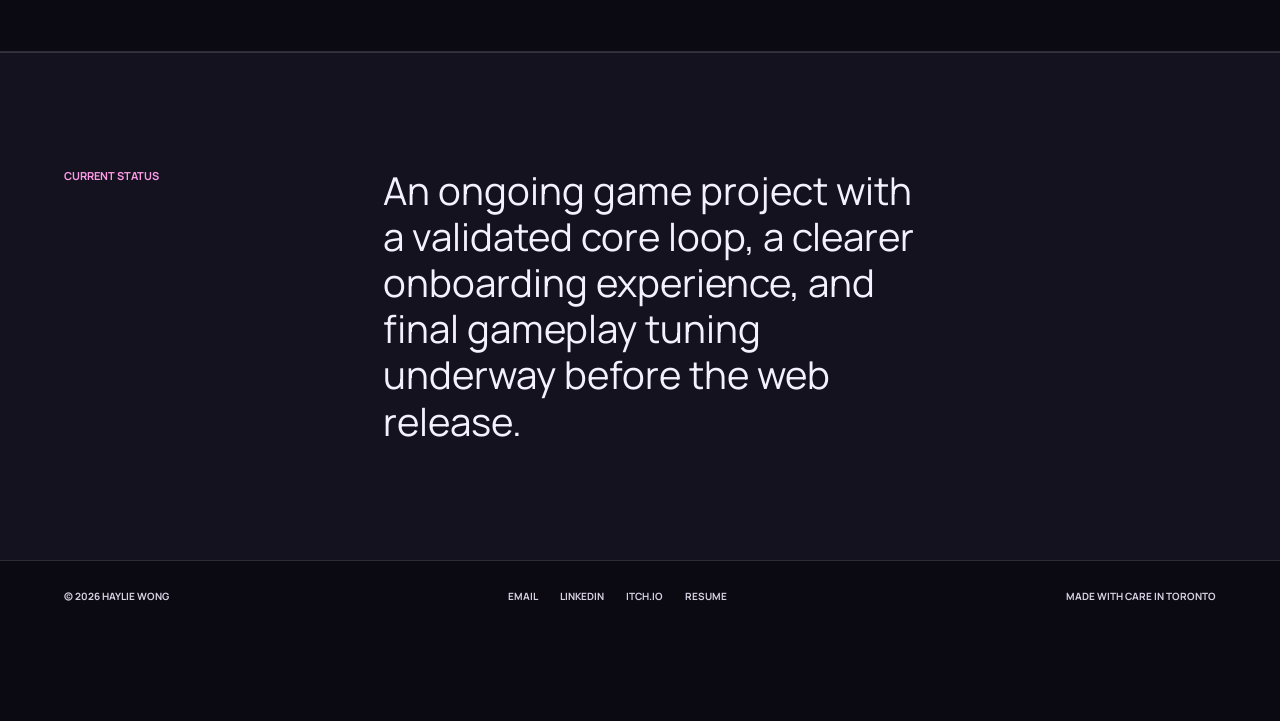
<file: case-study-3.html>
<!doctype html>
<html lang="en"><head><meta charset="UTF-8" /><meta name="viewport" content="width=device-width, initial-scale=1.0" /><meta name="description" content="Mad John game UX and art direction case study by Haylie Wong." /><title>Mad John — Haylie Wong</title><link rel="preconnect" href="https://fonts.googleapis.com" /><link rel="preconnect" href="https://fonts.gstatic.com" crossorigin /><link href="https://fonts.googleapis.com/css2?family=Manrope:wght@400;500;600;700;800&display=swap" rel="stylesheet" /><link rel="stylesheet" href="styles.css?v=portfolio-20260807" /></head>
<body class="case-page luma-case"><div class="grain" aria-hidden="true"></div><main>
  <section class="case-hero"><button class="back-button" data-back-button>← <span>Back to home</span></button><div class="case-label">Case study / 03</div><h1>Mad John</h1><p class="case-lede">Making an original card-and-puzzle game immediately learnable through play.</p><div class="case-details"><span><b>Role</b>Game UX · Art Direction · Co-creator</span><span><b>Duration</b>3 months · Ongoing</span><span><b>Tools</b>Godot · GitHub · AI-assisted prototyping</span></div></section>
  <section class="case-summary"><span>Overview</span><p>Mad John is an in-progress web game that combines card and puzzle mechanics for casual play during family gatherings and other shared downtime.</p></section>
  <section class="case-section two-column"><span>The idea</span><div><h2>A new game mechanic only works when players can understand its <em>hook quickly.</em></h2><p>I originated the game concept and led the initial execution with AI-assisted coding. I shape the game UX and art direction while collaborating with a developer who implements the game logic. Together we use Godot and GitHub to build and track the work; I am familiar with GitHub’s version-control workflow, including commits, branches, and keeping changes organized across the project.</p></div></section>
  <section class="case-section decisions"><span>Playtest-led iteration</span><div class="decision-list"><article><b>01</b><h3>Test across experience levels</h3><p>Played with six people: three with gaming experience and three older adults without gaming experience.</p></article><article><b>02</b><h3>Make the first move clear</h3><p>Early feedback showed that the instructions needed more clarity, so I added a hands-on tutorial to teach the interaction in context.</p></article><article><b>03</b><h3>Refine the balance</h3><p>Players were able to understand the core hook and continued playing. The remaining focus is fine-tuning scoring and gameplay balance before release.</p></article></div></section>
  <section class="case-showcase luma-showcase"><div class="showcase-copy"><span>Gameplay direction</span><h2>Give players feedback they can <em>act on.</em></h2><p>The interface keeps the active hand, score target, multiplier, power-ups, and end-of-round breakdown visible while preserving the game’s distinctive visual world.</p></div><div class="case-image-grid mad-john-image-grid"><img src="assets/case-studies/mad-john-gameplay.jpg" alt="Mad John gameplay screen" /><img src="assets/case-studies/mad-john-outcome.jpg" alt="Mad John score summary screen" /></div></section>
  <section class="case-outcome"><span>Current status</span><p>An ongoing game project with a validated core loop, a clearer onboarding experience, and final gameplay tuning underway before the web release.</p></section>
</main><script src="script.js?v=portfolio-20260810"></script></body></html>
</file>
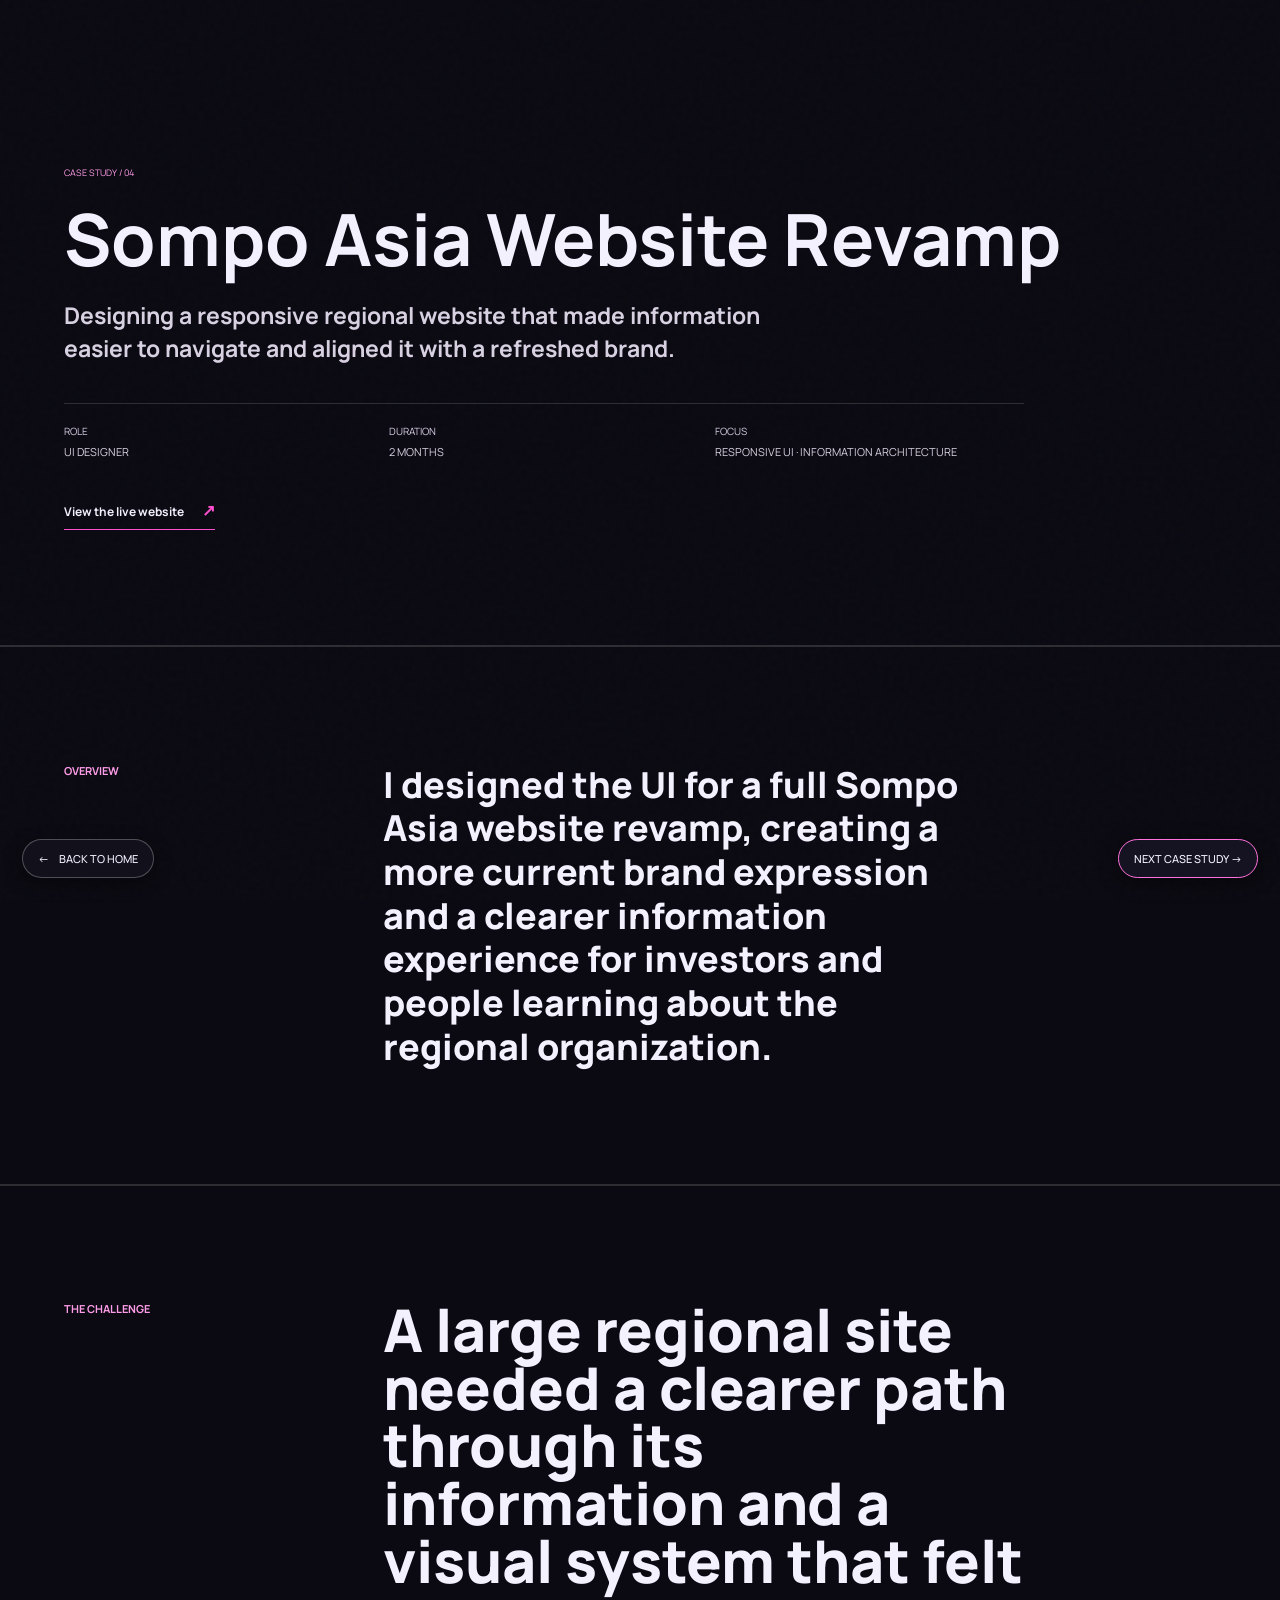
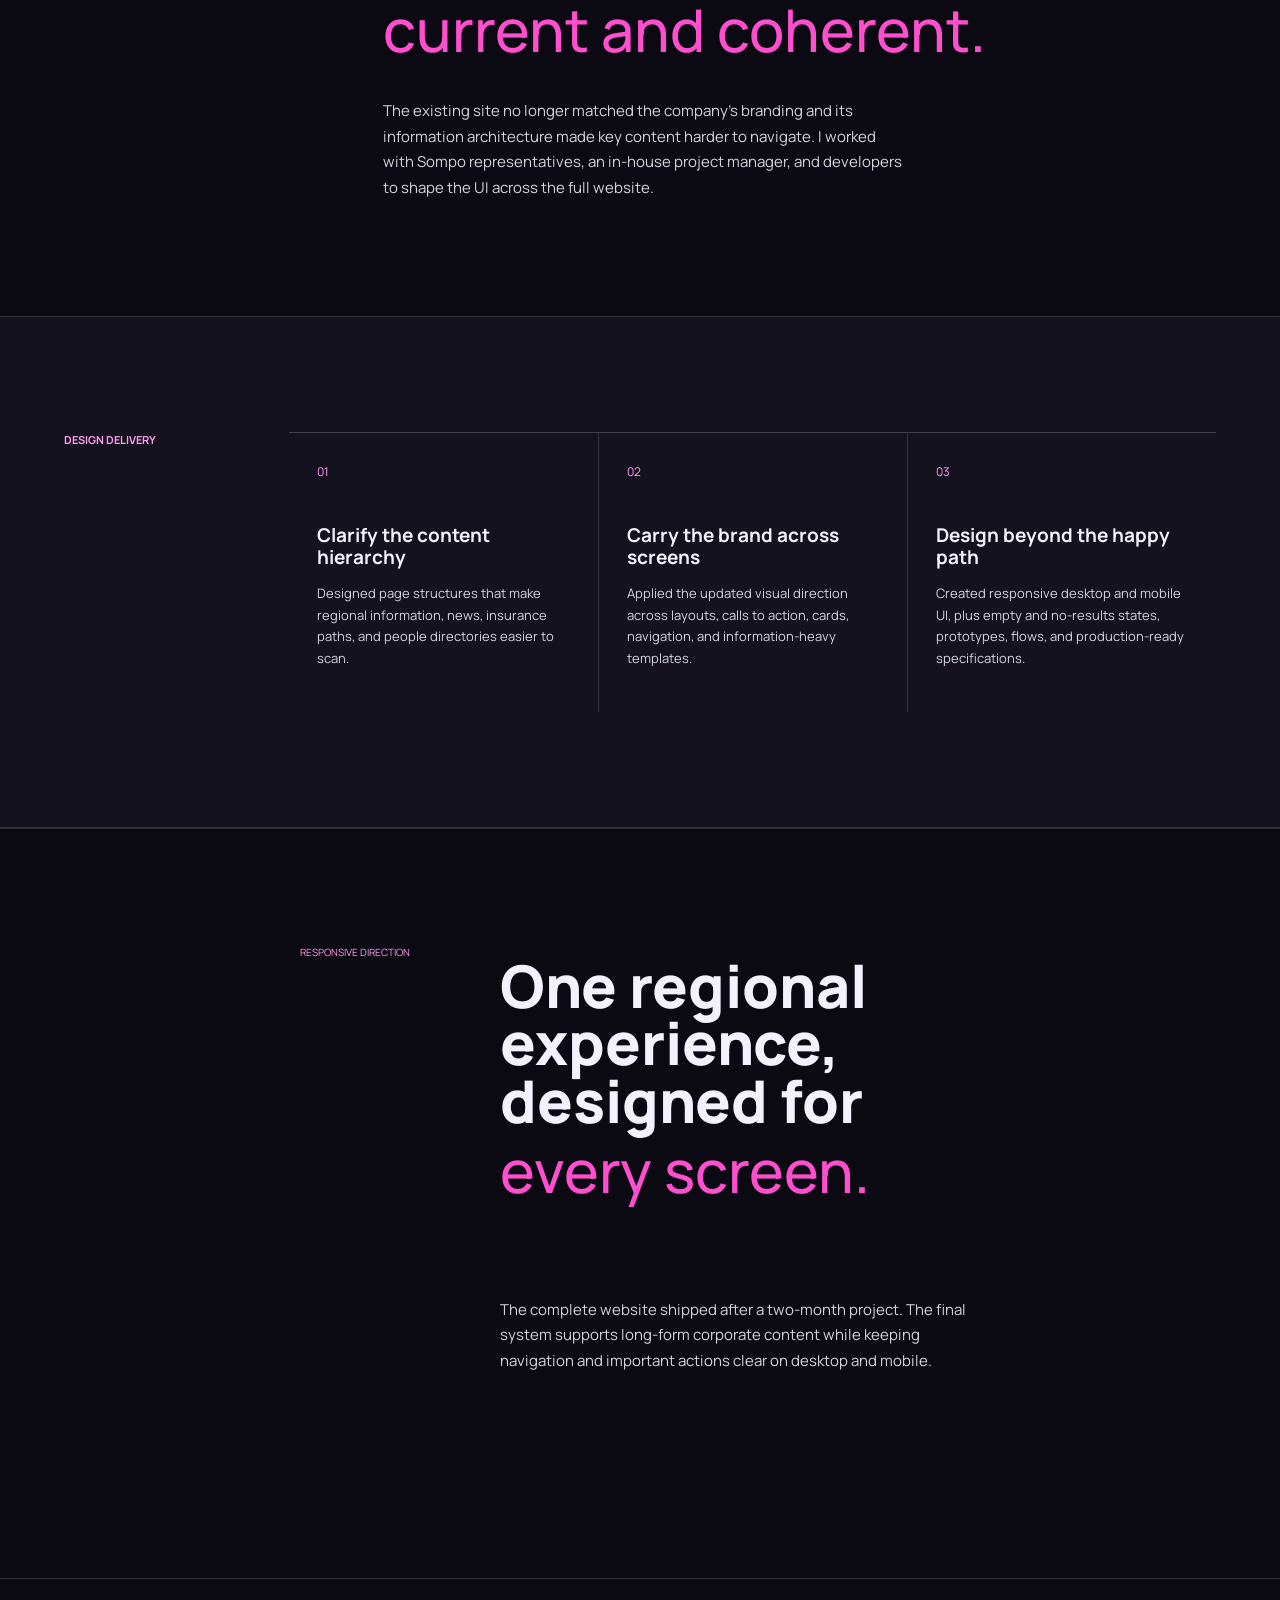
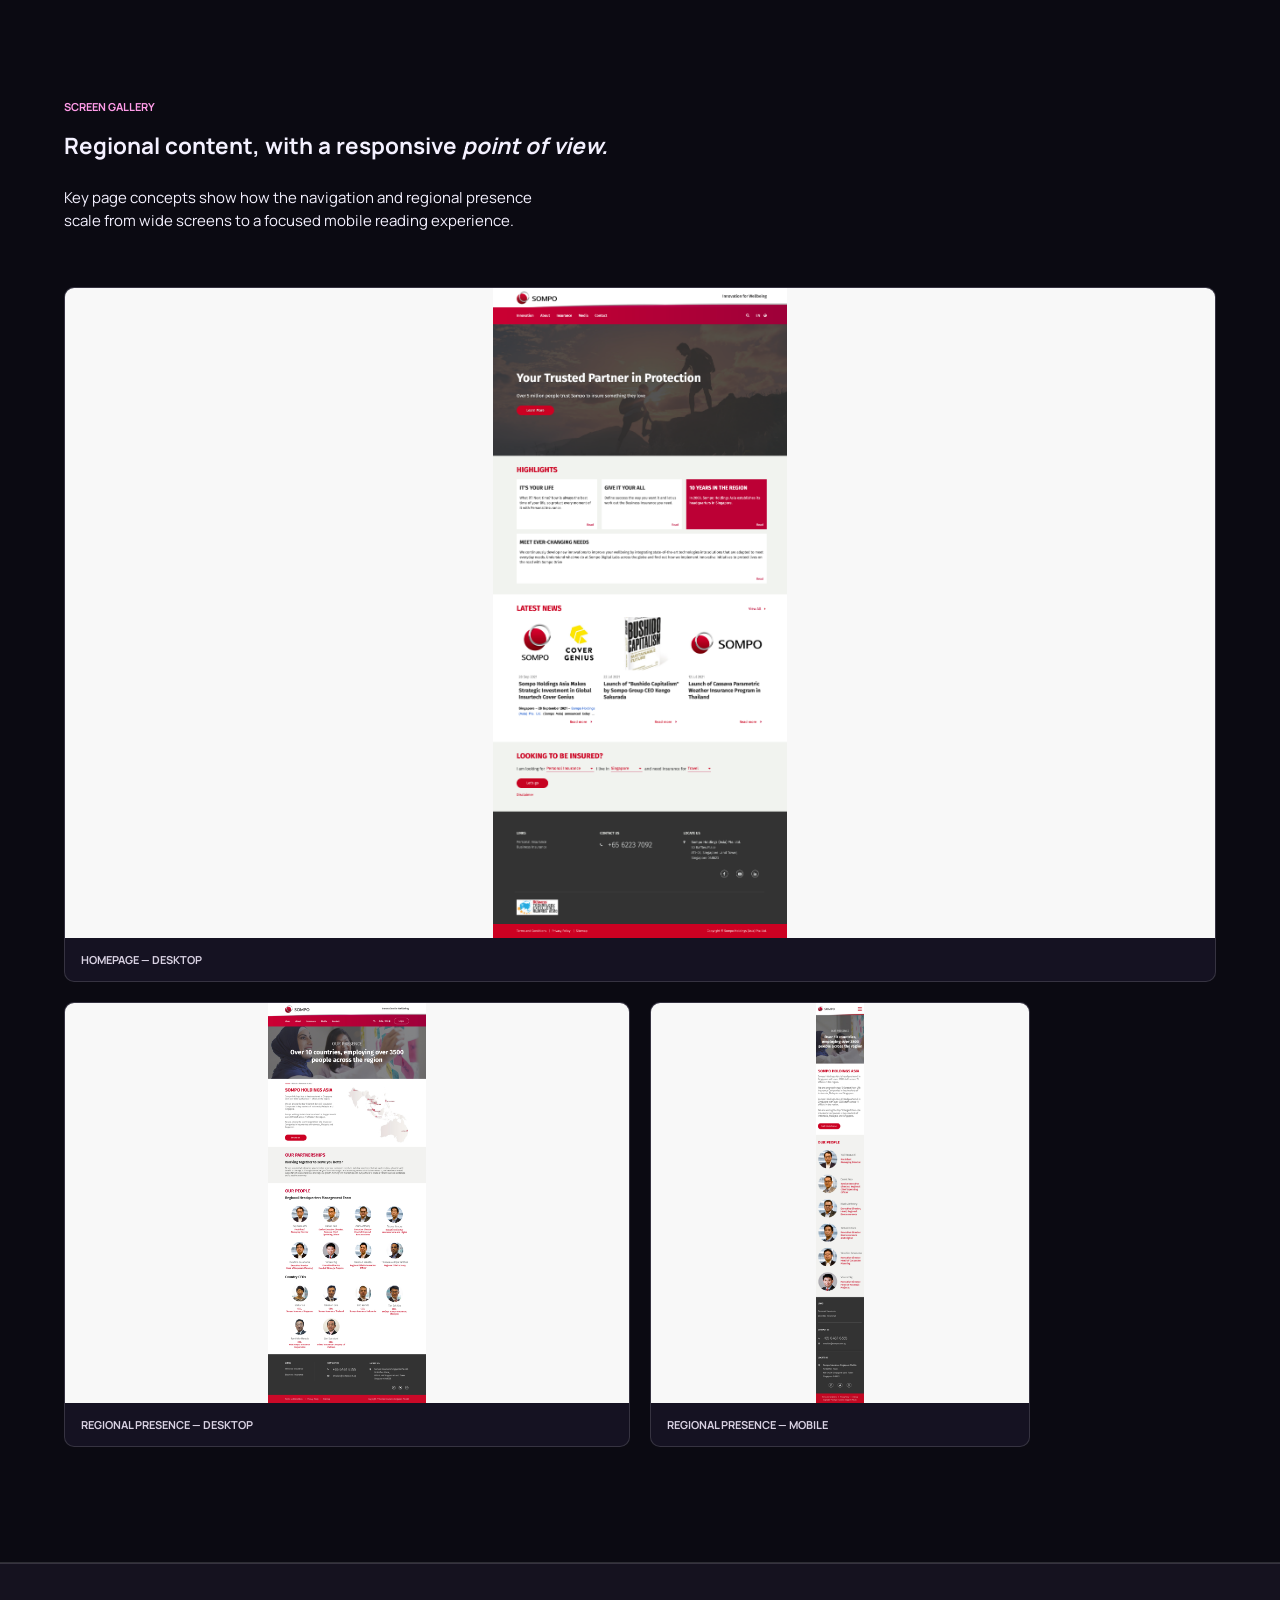
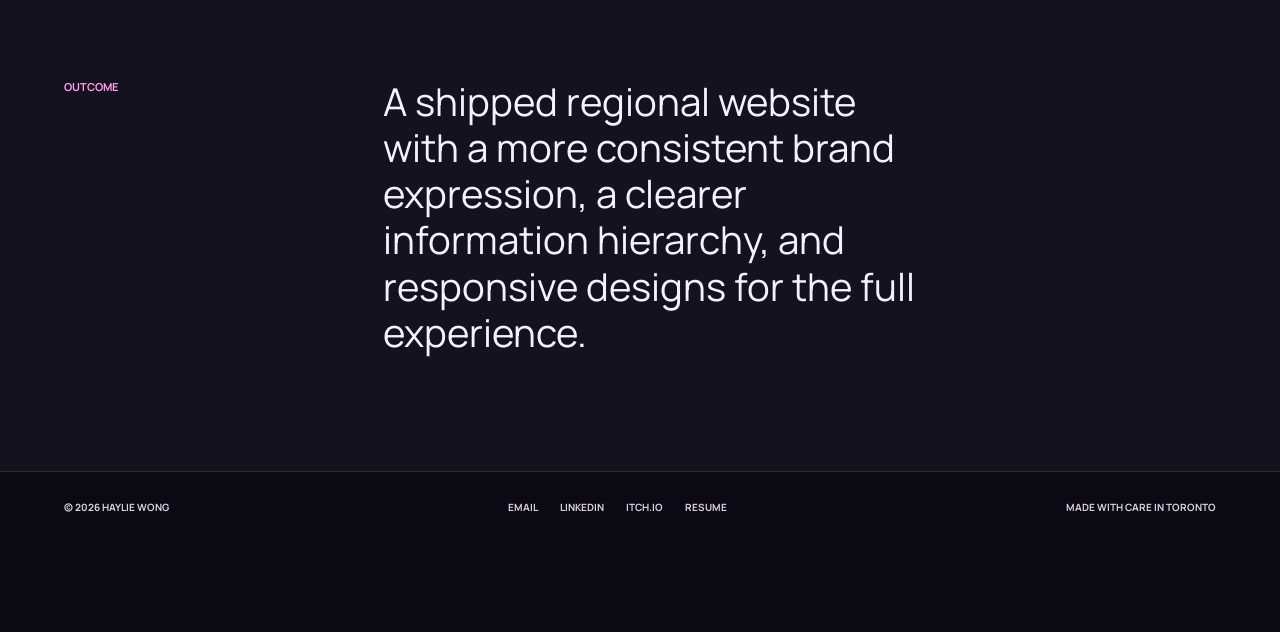
<file: case-study-4.html>
<!doctype html>
<html lang="en"><head><meta charset="UTF-8" /><meta name="viewport" content="width=device-width, initial-scale=1.0" /><meta name="description" content="Sompo Asia website revamp case study by Haylie Wong." /><title>Sompo Asia Website Revamp — Haylie Wong</title><link rel="preconnect" href="https://fonts.googleapis.com" /><link rel="preconnect" href="https://fonts.gstatic.com" crossorigin /><link href="https://fonts.googleapis.com/css2?family=Manrope:wght@400;500;600;700;800&display=swap" rel="stylesheet" /><link rel="stylesheet" href="styles.css?v=portfolio-20260807" /></head>
<body class="case-page sompo-case"><div class="grain" aria-hidden="true"></div><main>
  <section class="case-hero"><button class="back-button" data-back-button>← <span>Back to home</span></button><div class="case-label">Case study / 04</div><h1>Sompo Asia Website Revamp</h1><p class="case-lede">Designing a responsive regional website that made information easier to navigate and aligned it with a refreshed brand.</p><div class="case-details"><span><b>Role</b>UI Designer</span><span><b>Duration</b>2 months</span><span><b>Focus</b>Responsive UI · Information architecture</span></div><a class="case-live-link" href="https://www.sompo-apac.com/" target="_blank" rel="noopener noreferrer">View the live website <b>↗</b></a></section>
  <section class="case-summary"><span>Overview</span><p>I designed the UI for a full Sompo Asia website revamp, creating a more current brand expression and a clearer information experience for investors and people learning about the regional organization.</p></section>
  <section class="case-section two-column"><span>The challenge</span><div><h2>A large regional site needed a clearer path through its information and a visual system that felt <em>current and coherent.</em></h2><p>The existing site no longer matched the company’s branding and its information architecture made key content harder to navigate. I worked with Sompo representatives, an in-house project manager, and developers to shape the UI across the full website.</p></div></section>
  <section class="case-section decisions"><span>Design delivery</span><div class="decision-list"><article><b>01</b><h3>Clarify the content hierarchy</h3><p>Designed page structures that make regional information, news, insurance paths, and people directories easier to scan.</p></article><article><b>02</b><h3>Carry the brand across screens</h3><p>Applied the updated visual direction across layouts, calls to action, cards, navigation, and information-heavy templates.</p></article><article><b>03</b><h3>Design beyond the happy path</h3><p>Created responsive desktop and mobile UI, plus empty and no-results states, prototypes, flows, and production-ready specifications.</p></article></div></section>
  <section class="case-showcase"><div class="showcase-copy"><span>Responsive direction</span><h2>One regional experience, designed for <em>every screen.</em></h2><p>The complete website shipped after a two-month project. The final system supports long-form corporate content while keeping navigation and important actions clear on desktop and mobile.</p></div></section>
<section class="case-evidence evidence-sompo"><div class="evidence-heading"><span>Screen gallery</span><h2>Regional content, with a responsive <em>point of view.</em></h2><p>Key page concepts show how the navigation and regional presence scale from wide screens to a focused mobile reading experience.</p></div><div class="evidence-masonry"><figure class="evidence-wide"><img src="assets/case-studies/sompo-home-desktop.png" alt="Sompo Asia homepage desktop design" /><figcaption>Homepage — desktop</figcaption></figure><figure><img src="assets/case-studies/sompo-presence-desktop.jpg" alt="Sompo Asia regional presence page desktop design" /><figcaption>Regional presence — desktop</figcaption></figure><figure class="evidence-mobile"><img src="assets/case-studies/sompo-presence-mobile.jpg" alt="Sompo Asia regional presence page mobile design" /><figcaption>Regional presence — mobile</figcaption></figure></div></section>
  <section class="case-outcome"><span>Outcome</span><div><p>A shipped regional website with a more consistent brand expression, a clearer information hierarchy, and responsive designs for the full experience.</p></div></section>
</main><script src="script.js?v=portfolio-20260810"></script></body></html>
</file>
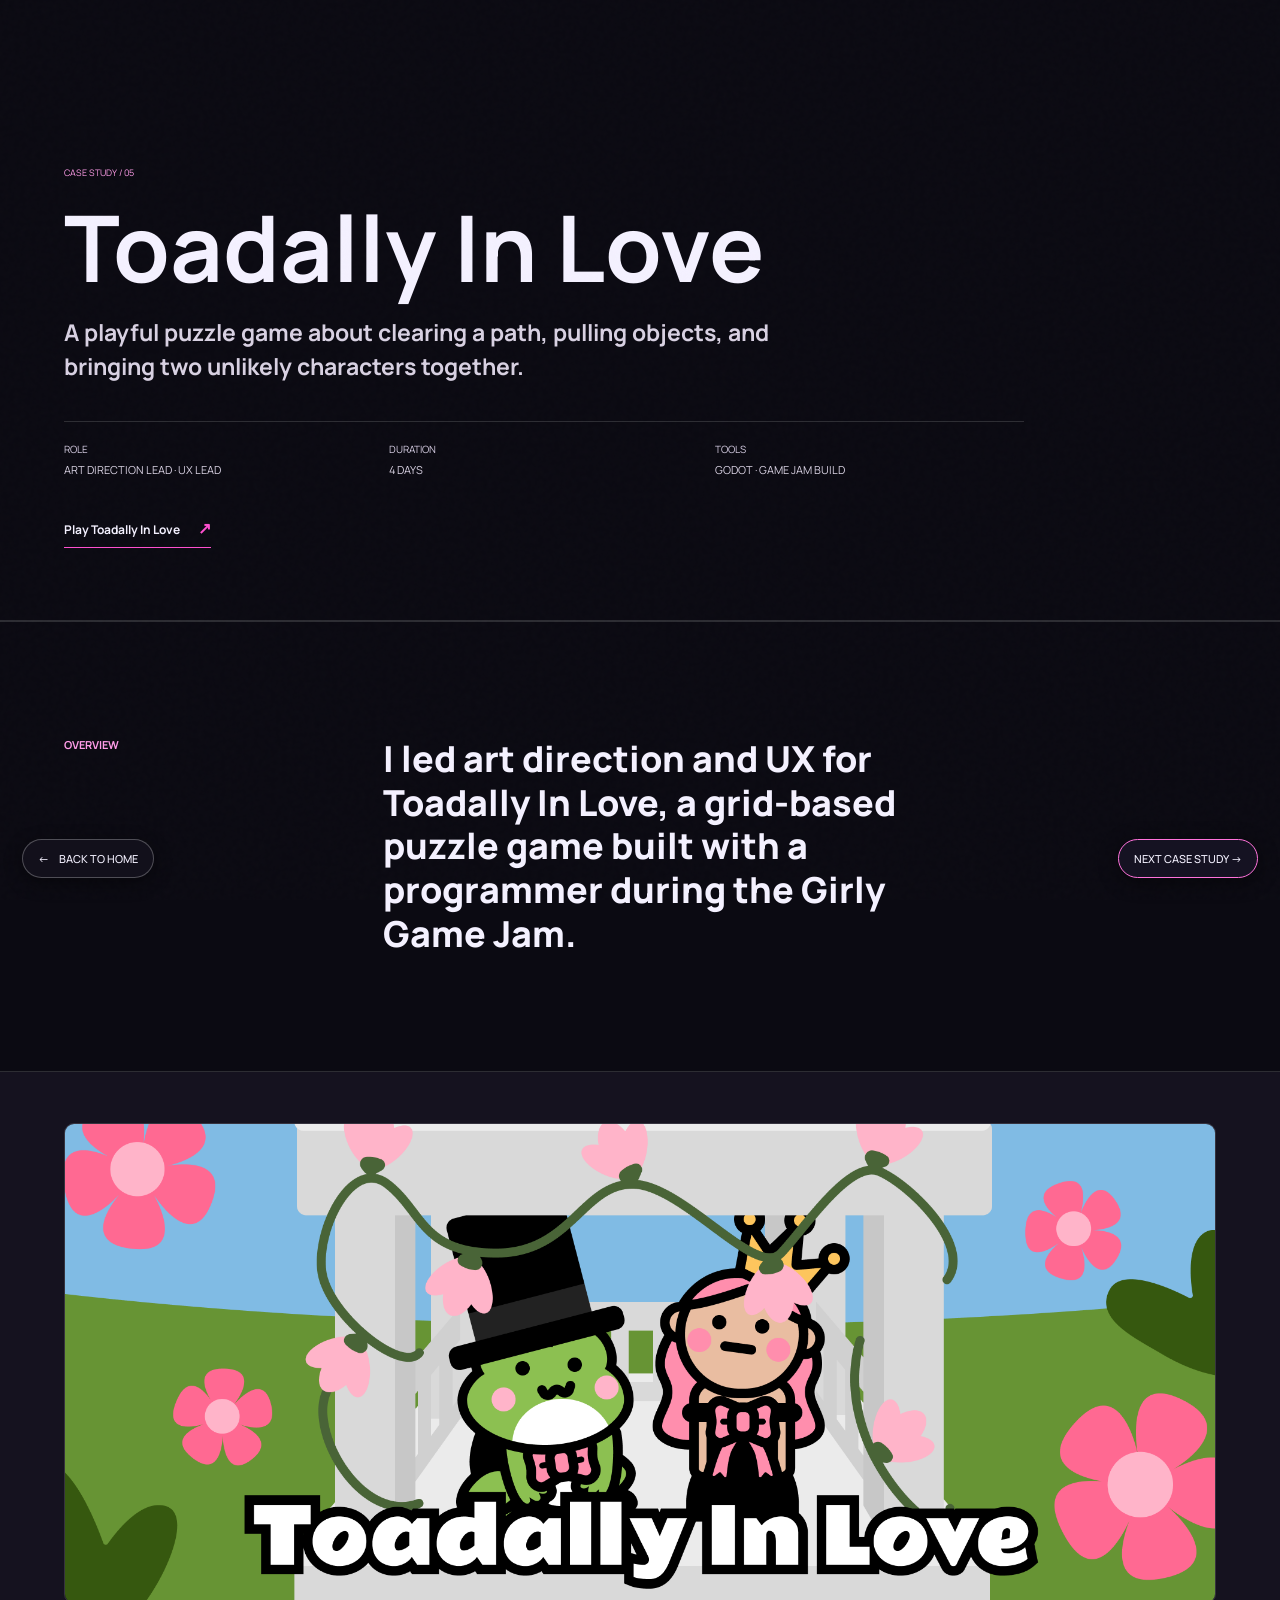
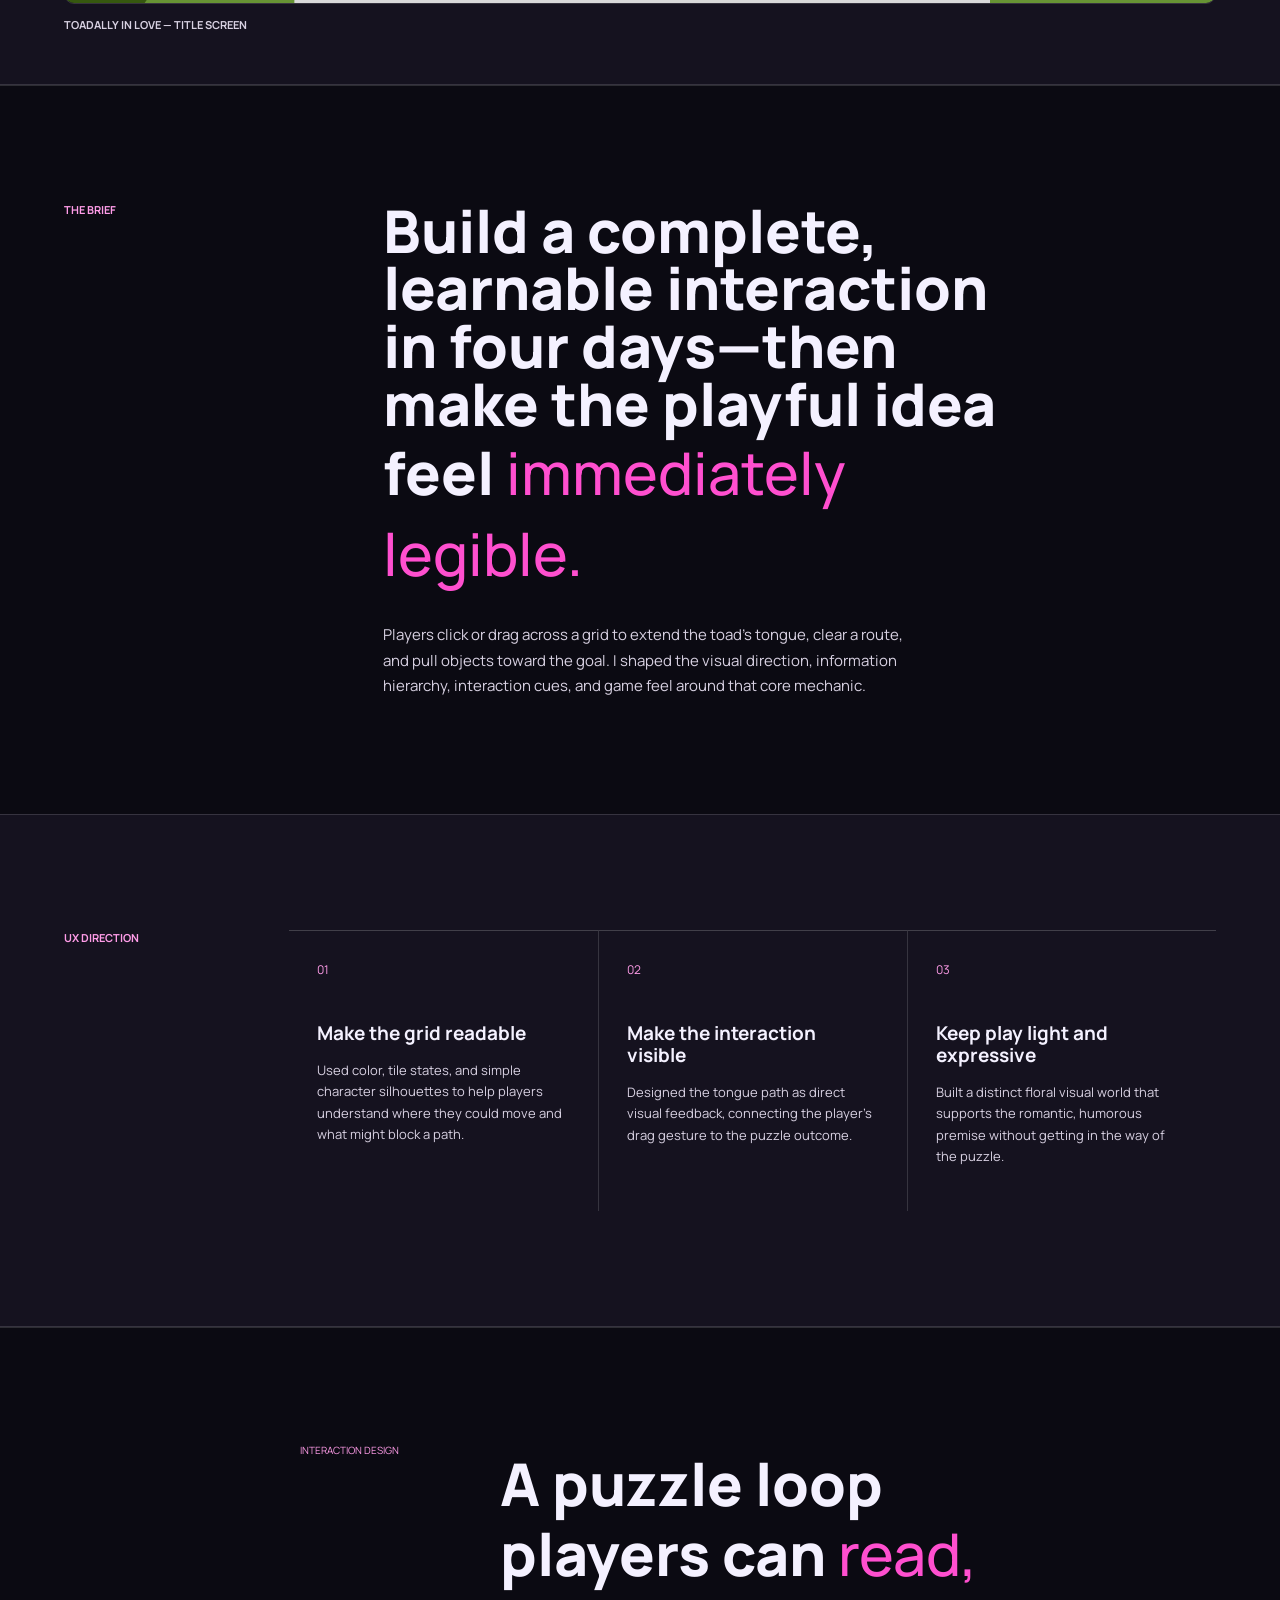
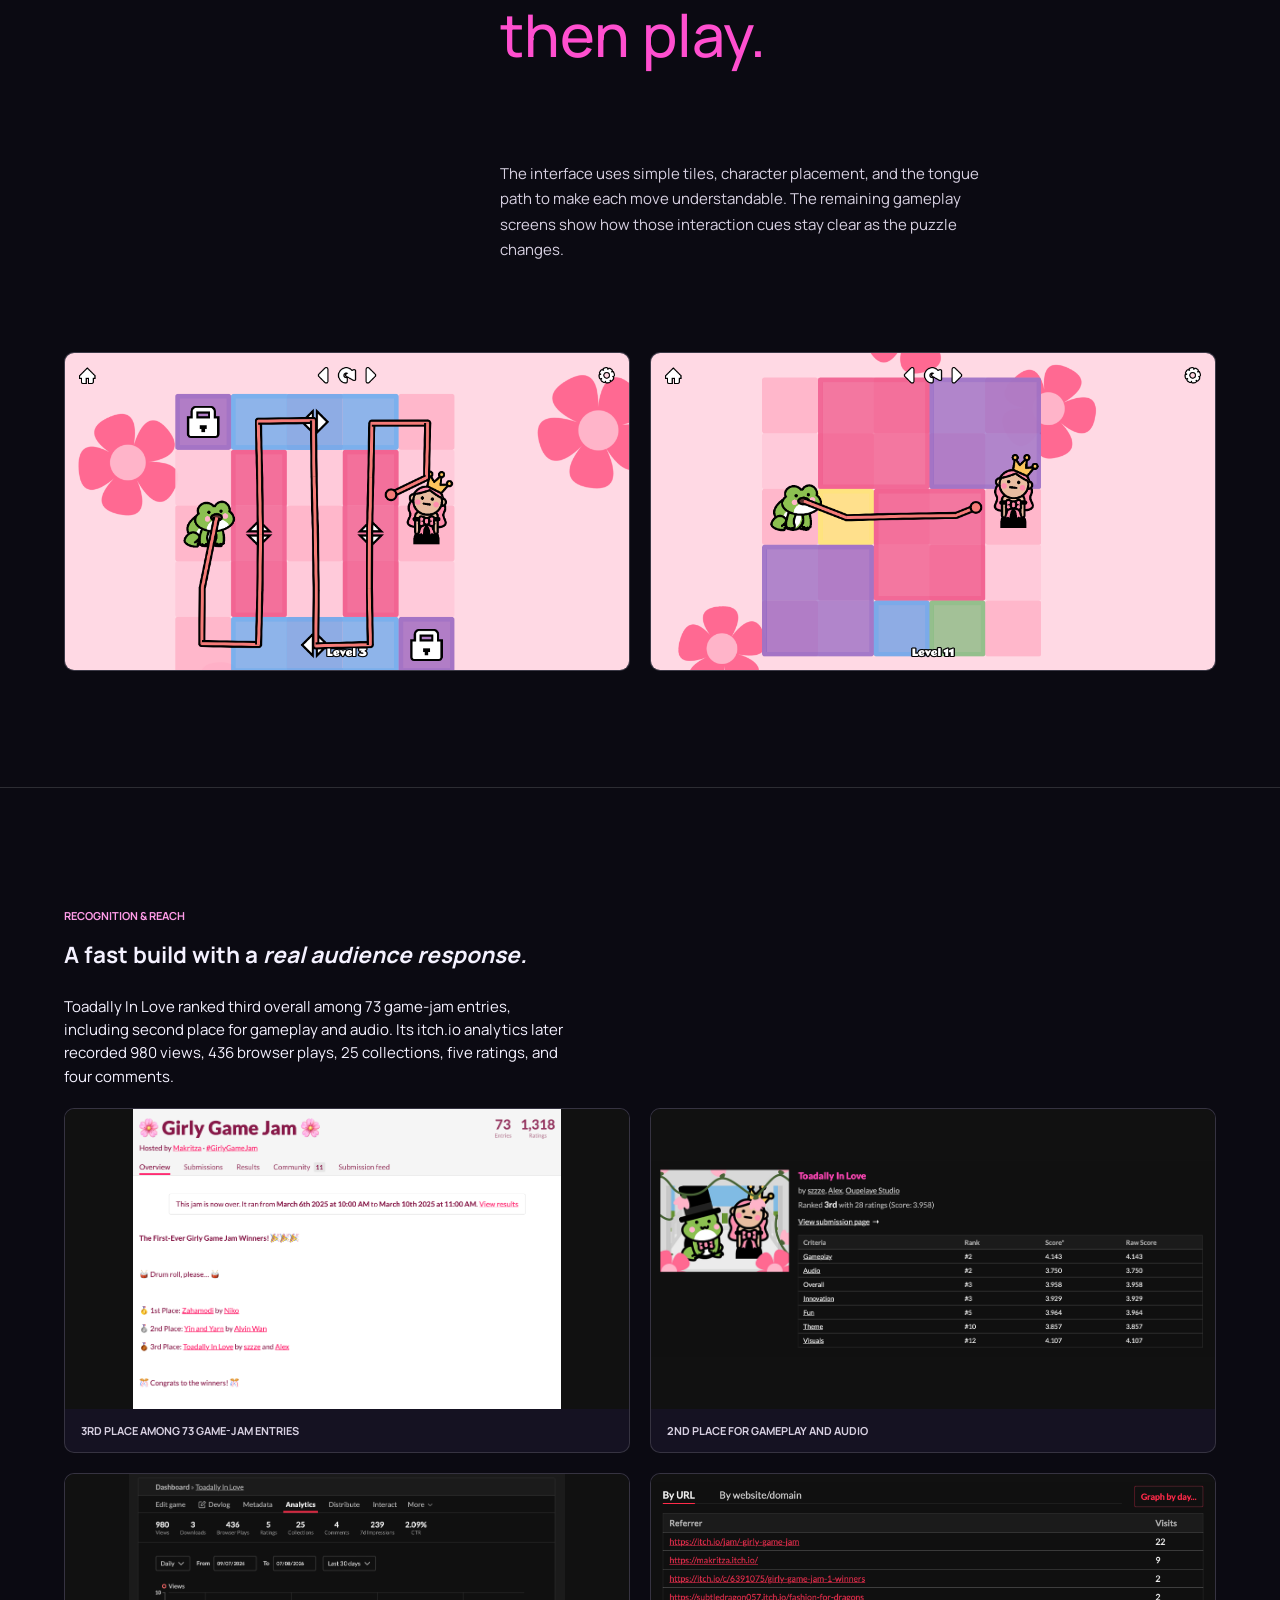
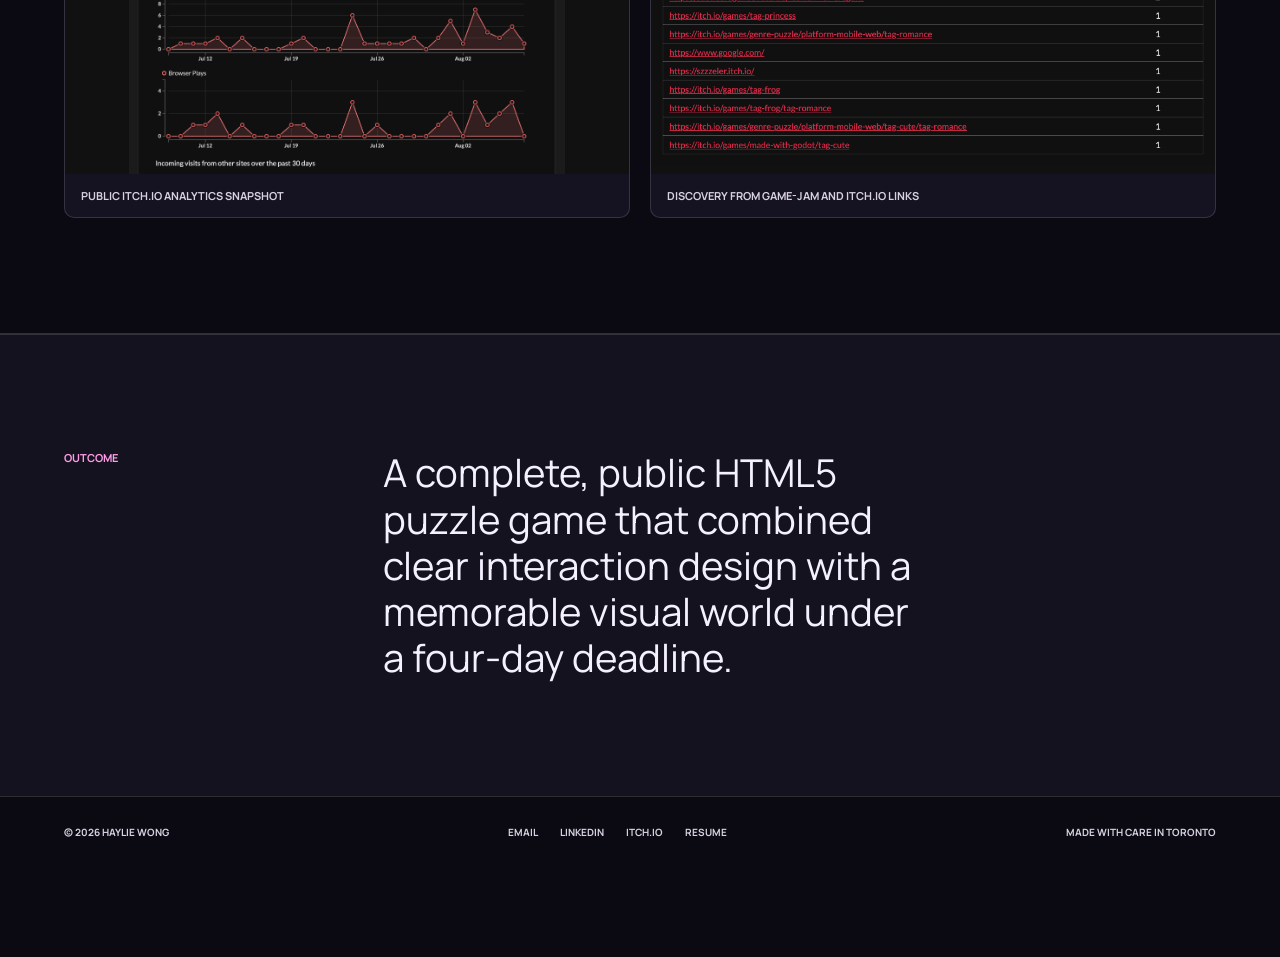
<file: case-study-5.html>
<!doctype html>
<html lang="en"><head><meta charset="UTF-8" /><meta name="viewport" content="width=device-width, initial-scale=1.0" /><meta name="description" content="Toadally In Love game-jam case study by Haylie Wong." /><title>Toadally In Love — Haylie Wong</title><link rel="preconnect" href="https://fonts.googleapis.com" /><link rel="preconnect" href="https://fonts.gstatic.com" crossorigin /><link href="https://fonts.googleapis.com/css2?family=Manrope:wght@400;500;600;700;800&display=swap" rel="stylesheet" /><link rel="stylesheet" href="styles.css?v=portfolio-20260807" /></head>
<body class="case-page toadally-case"><div class="grain" aria-hidden="true"></div><main>
  <section class="case-hero"><button class="back-button" data-back-button>← <span>Back to home</span></button><div class="case-label">Case study / 05</div><h1>Toadally In Love</h1><p class="case-lede">A playful puzzle game about clearing a path, pulling objects, and bringing two unlikely characters together.</p><div class="case-details"><span><b>Role</b>Art Direction Lead · UX Lead</span><span><b>Duration</b>4 days</span><span><b>Tools</b>Godot · Game jam build</span></div><a class="case-live-link" href="https://szzzeler.itch.io/toadally-in-love" target="_blank" rel="noopener noreferrer">Play Toadally In Love <b>↗</b></a></section>
  <section class="case-summary"><span>Overview</span><p>I led art direction and UX for Toadally In Love, a grid-based puzzle game built with a programmer during the Girly Game Jam.</p></section>
  <figure class="toadally-title-banner"><img src="assets/case-studies/toadally-title.png" alt="Toadally In Love title screen" /><figcaption>Toadally In Love — title screen</figcaption></figure>
  <section class="case-section two-column"><span>The brief</span><div><h2>Build a complete, learnable interaction in four days—then make the playful idea feel <em>immediately legible.</em></h2><p>Players click or drag across a grid to extend the toad’s tongue, clear a route, and pull objects toward the goal. I shaped the visual direction, information hierarchy, interaction cues, and game feel around that core mechanic.</p></div></section>
  <section class="case-section decisions"><span>UX direction</span><div class="decision-list"><article><b>01</b><h3>Make the grid readable</h3><p>Used color, tile states, and simple character silhouettes to help players understand where they could move and what might block a path.</p></article><article><b>02</b><h3>Make the interaction visible</h3><p>Designed the tongue path as direct visual feedback, connecting the player’s drag gesture to the puzzle outcome.</p></article><article><b>03</b><h3>Keep play light and expressive</h3><p>Built a distinct floral visual world that supports the romantic, humorous premise without getting in the way of the puzzle.</p></article></div></section>
<section class="case-showcase"><div class="showcase-copy"><span>Interaction design</span><h2>A puzzle loop players can <em>read, then play.</em></h2><p>The interface uses simple tiles, character placement, and the tongue path to make each move understandable. The remaining gameplay screens show how those interaction cues stay clear as the puzzle changes.</p></div><div class="case-image-grid toadally-image-grid"><img src="assets/case-studies/toadally-gameplay.png" alt="Toadally In Love early level gameplay" /><img src="assets/case-studies/toadally-level.png" alt="Toadally In Love gameplay puzzle screen" /></div></section>
<section class="case-evidence evidence-toadally"><div class="evidence-heading"><span>Recognition & reach</span><h2>A fast build with a <em>real audience response.</em></h2><p>Toadally In Love ranked third overall among 73 game-jam entries, including second place for gameplay and audio. Its itch.io analytics later recorded 980 views, 436 browser plays, 25 collections, five ratings, and four comments.</p></div><div class="evidence-masonry evidence-records"><figure><img src="assets/case-studies/toadally-jam-results.png" alt="Girly Game Jam results listing Toadally In Love in third place" /><figcaption>3rd place among 73 game-jam entries</figcaption></figure><figure><img src="assets/case-studies/toadally-ranking.png" alt="Toadally In Love ranking details for gameplay and audio" /><figcaption>2nd place for gameplay and audio</figcaption></figure><figure><img src="assets/case-studies/toadally-analytics.png" alt="Toadally In Love itch.io analytics dashboard" /><figcaption>Public itch.io analytics snapshot</figcaption></figure><figure><img src="assets/case-studies/toadally-referrers.png" alt="Toadally In Love itch.io referrer analytics" /><figcaption>Discovery from game-jam and itch.io links</figcaption></figure></div></section>
  <section class="case-outcome"><span>Outcome</span><p>A complete, public HTML5 puzzle game that combined clear interaction design with a memorable visual world under a four-day deadline.</p></section>
</main><script src="script.js?v=portfolio-20260807"></script></body></html>
</file>
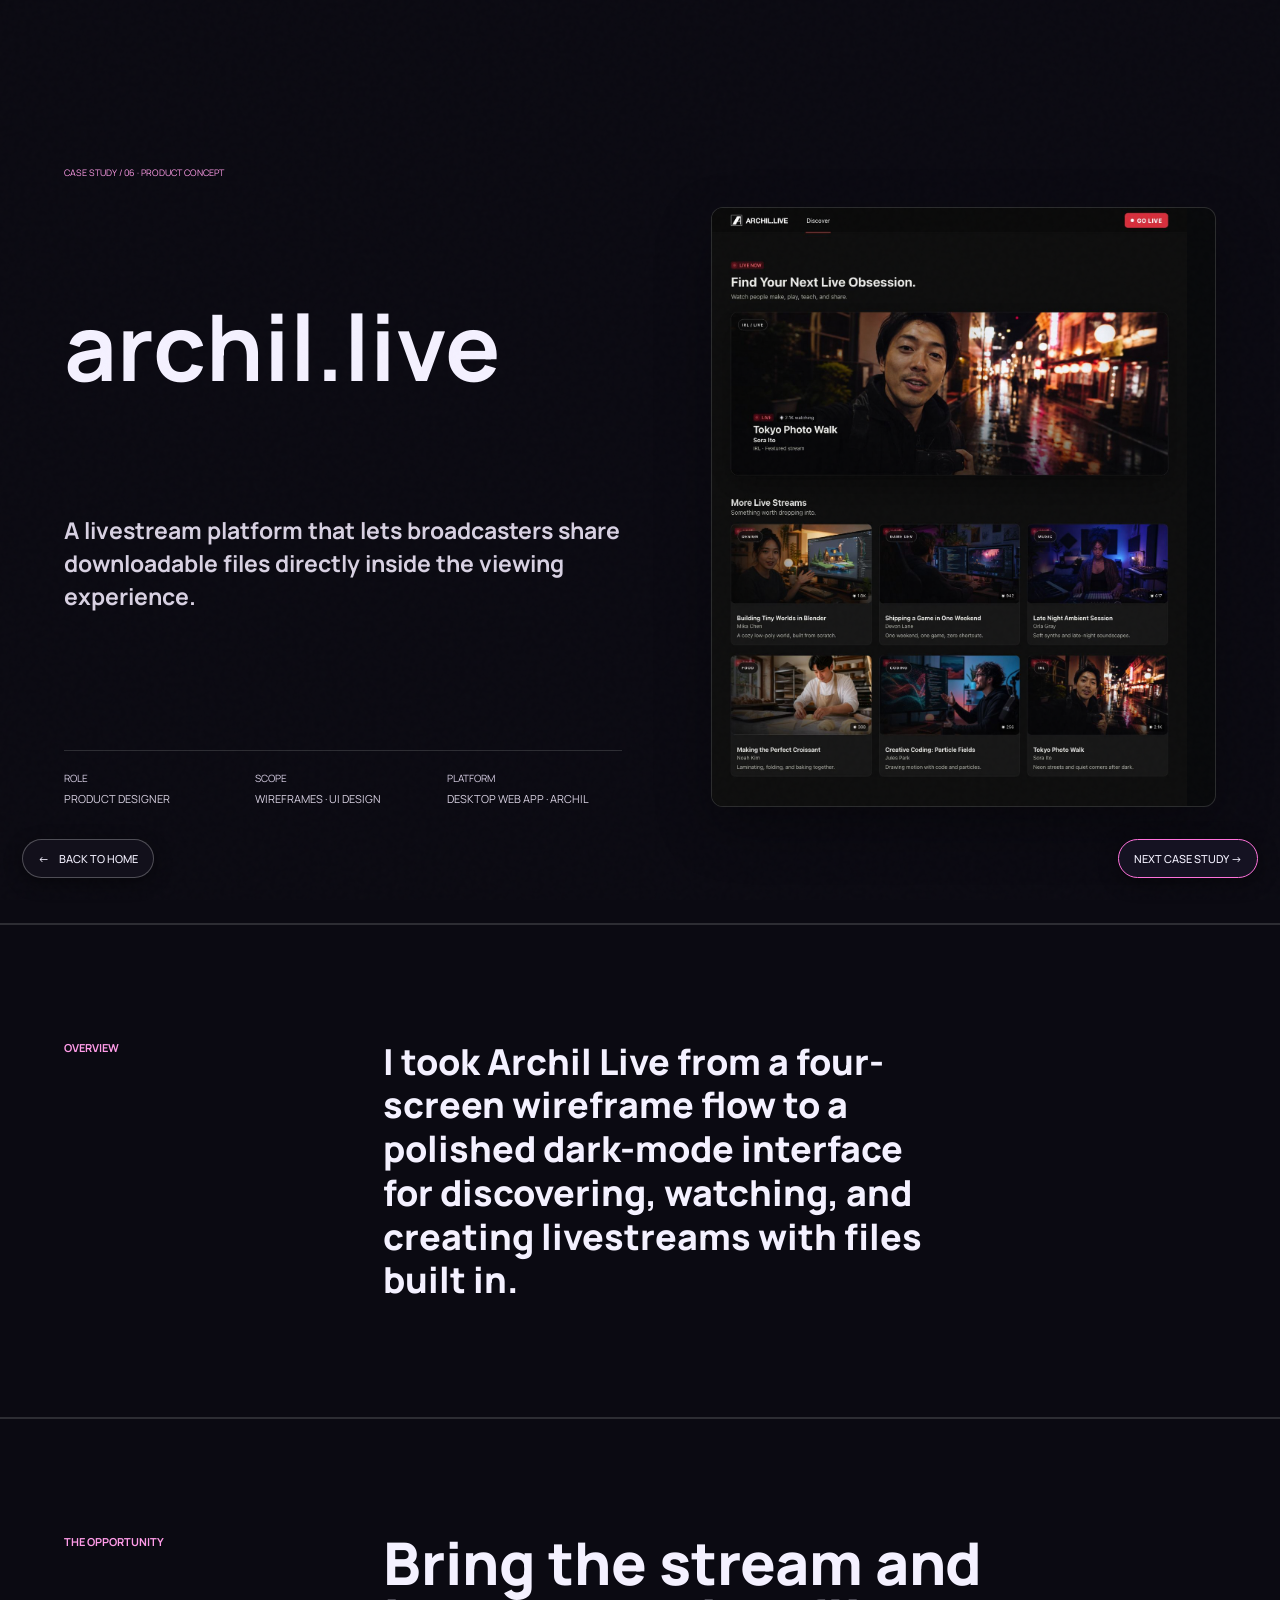
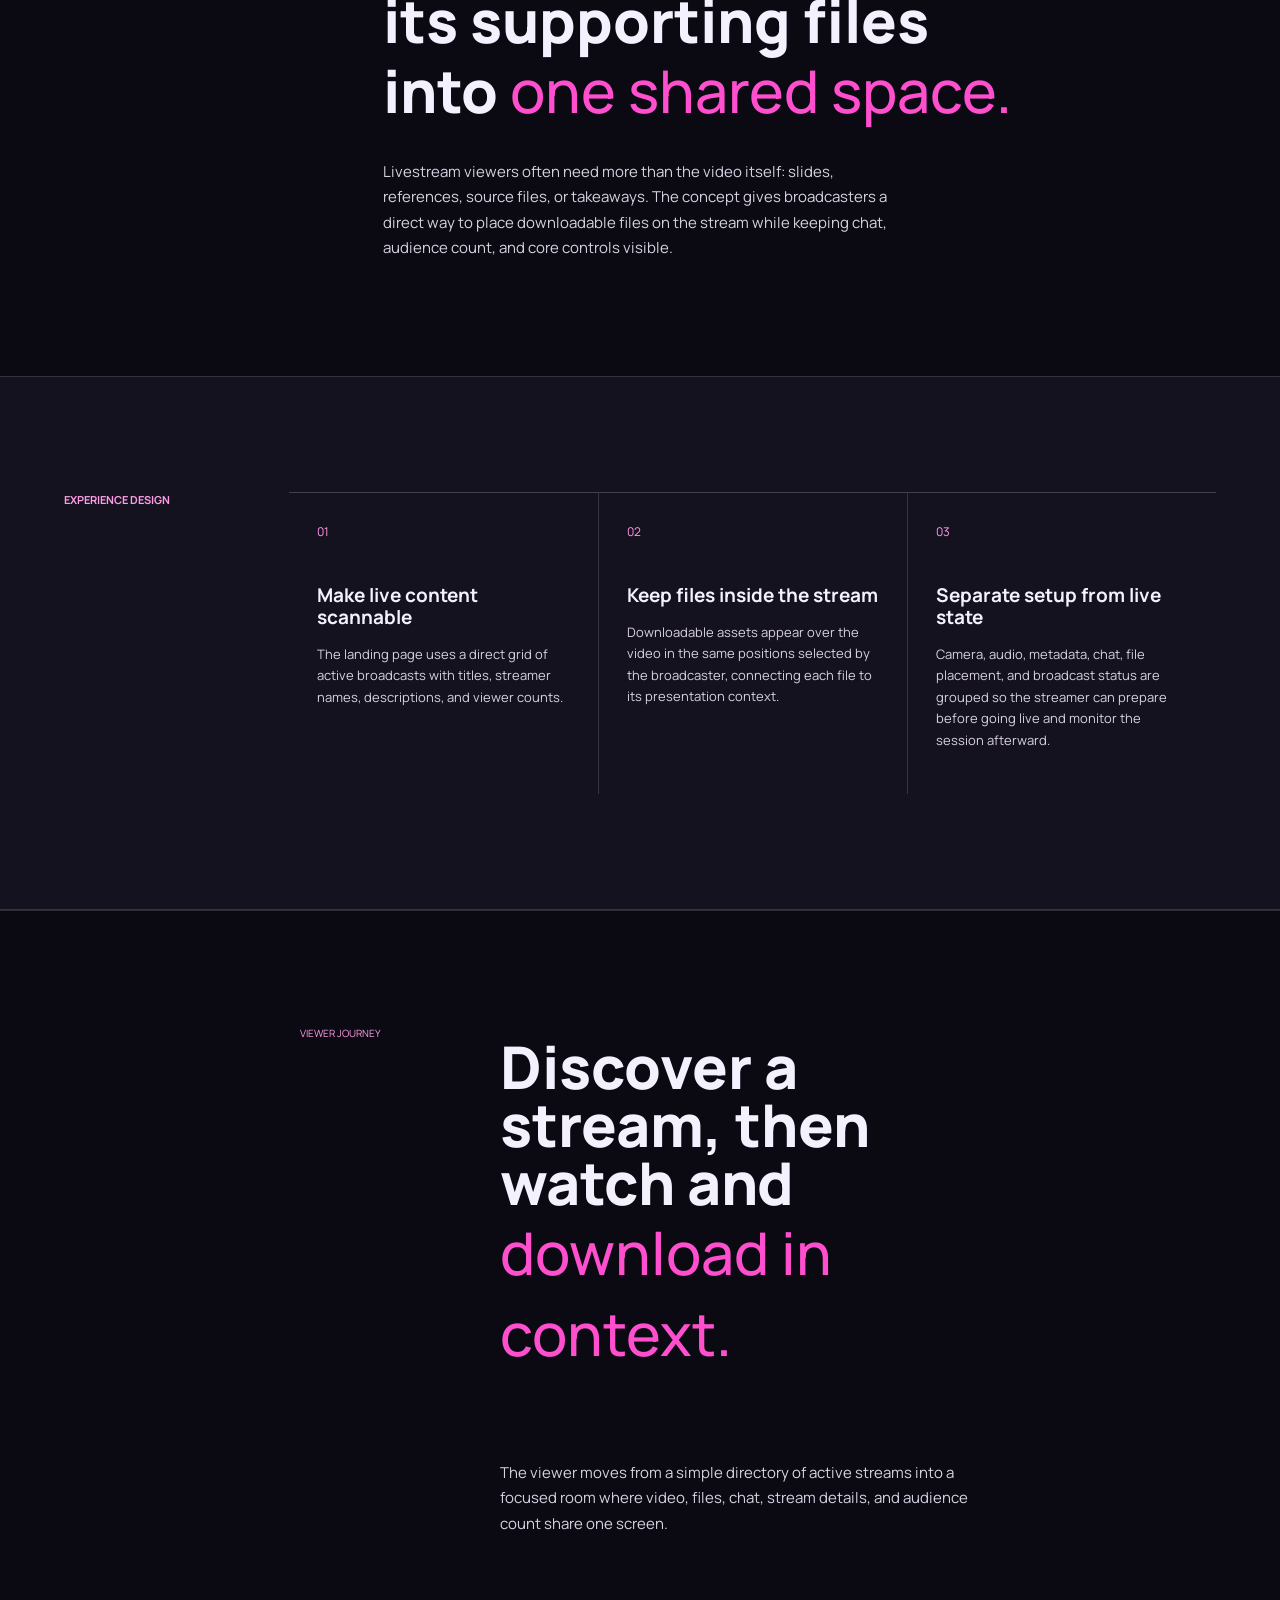
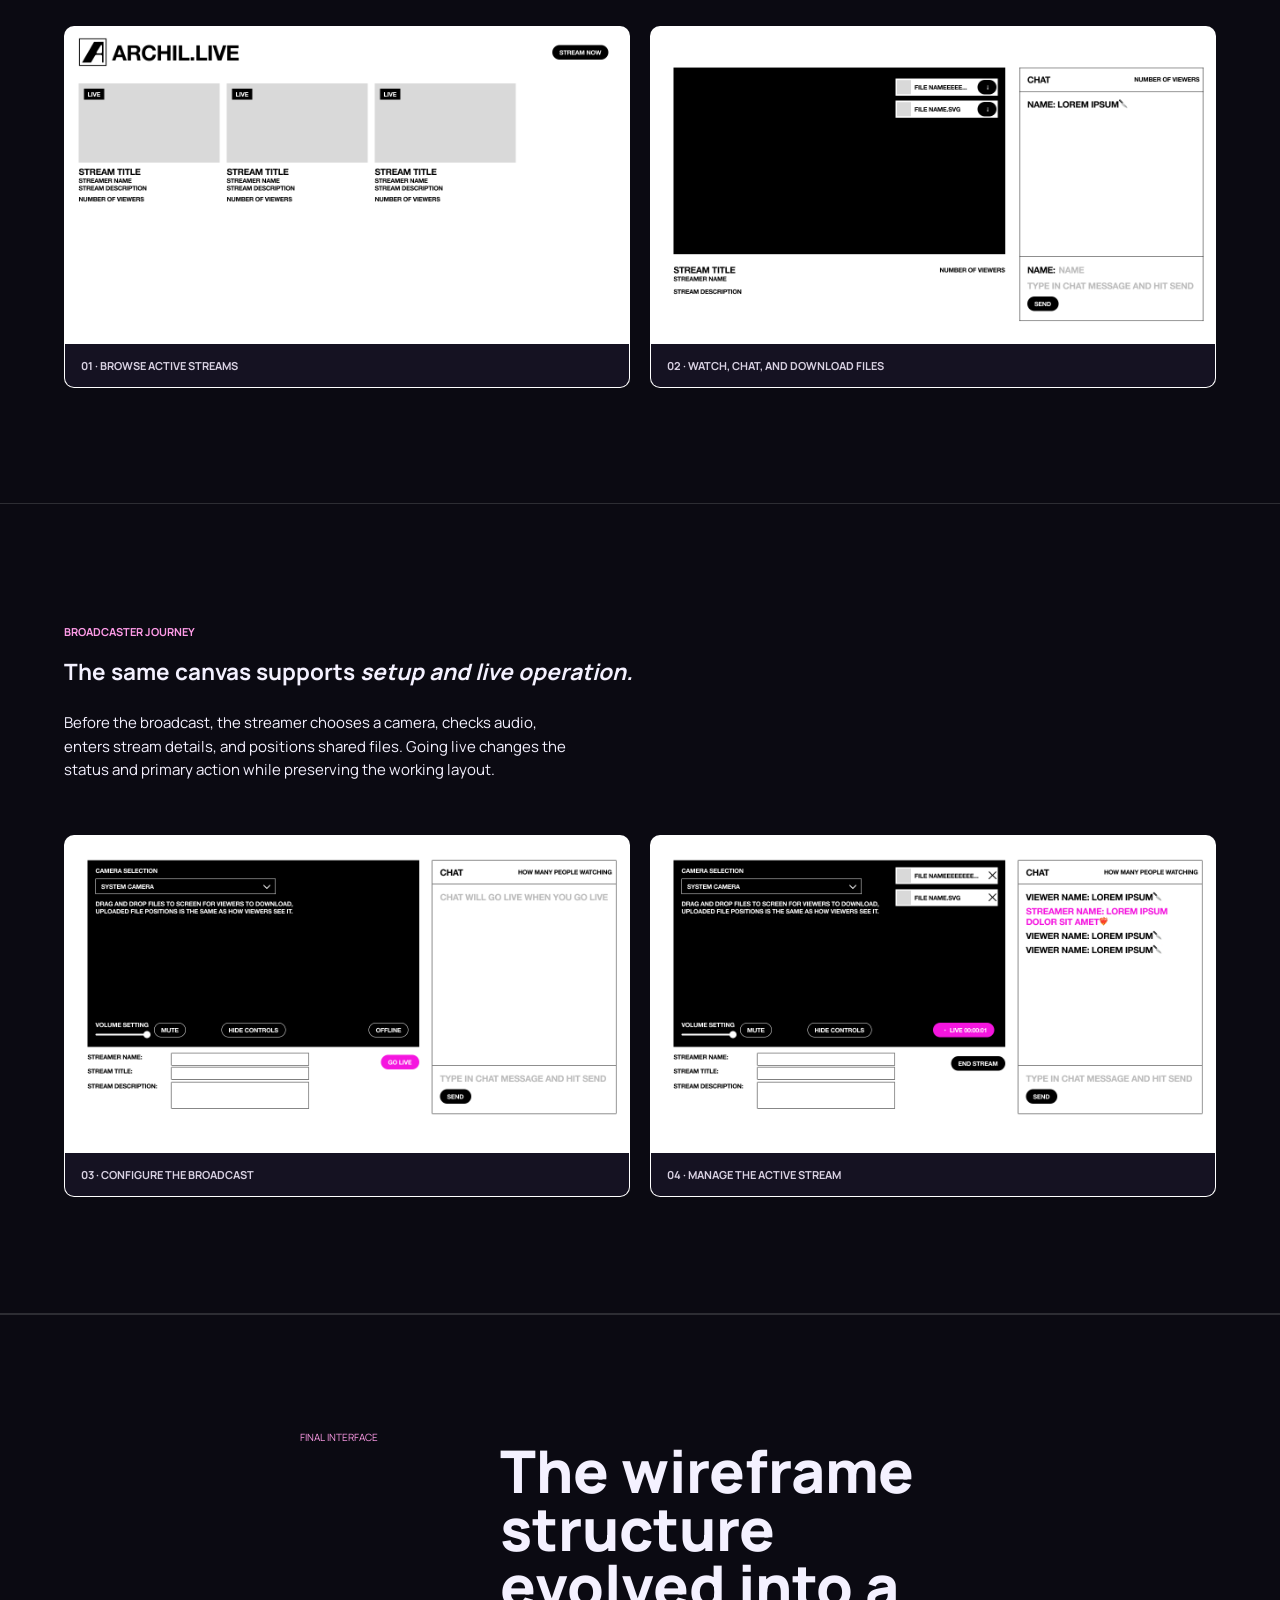
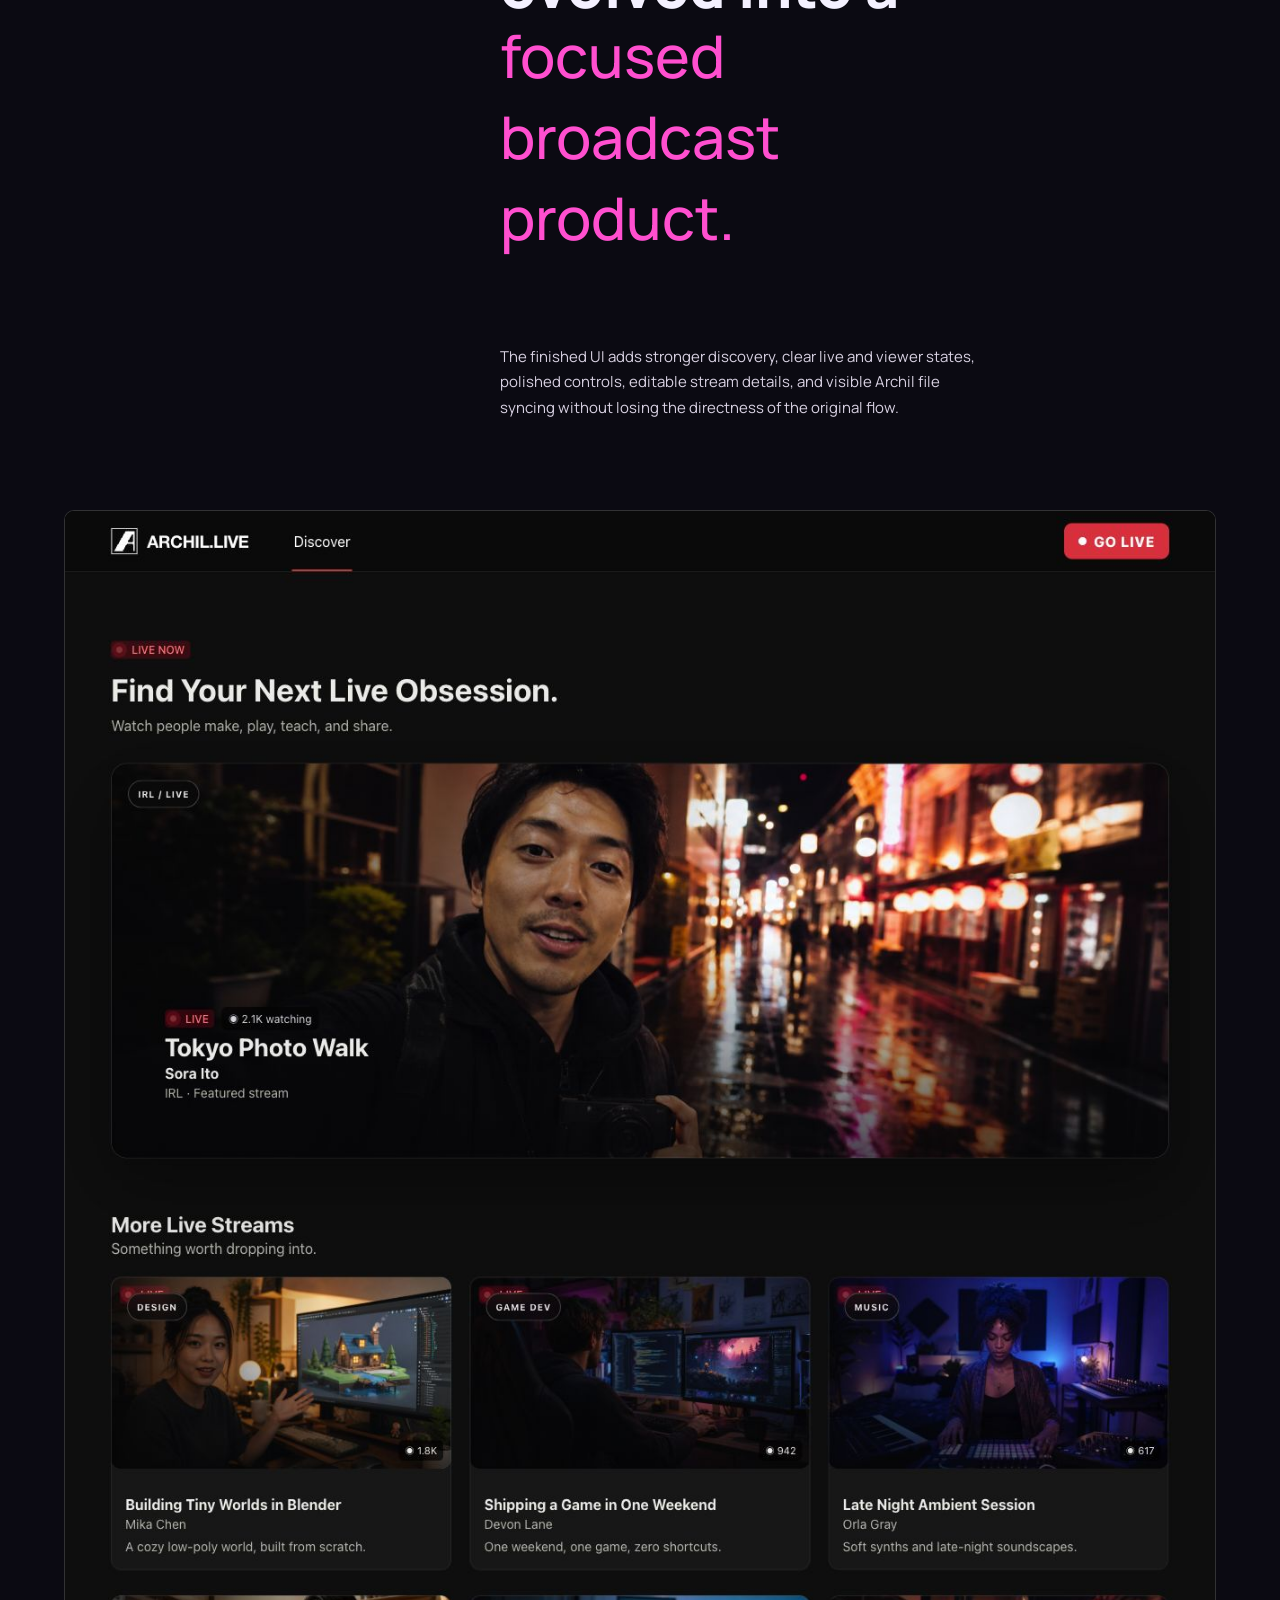
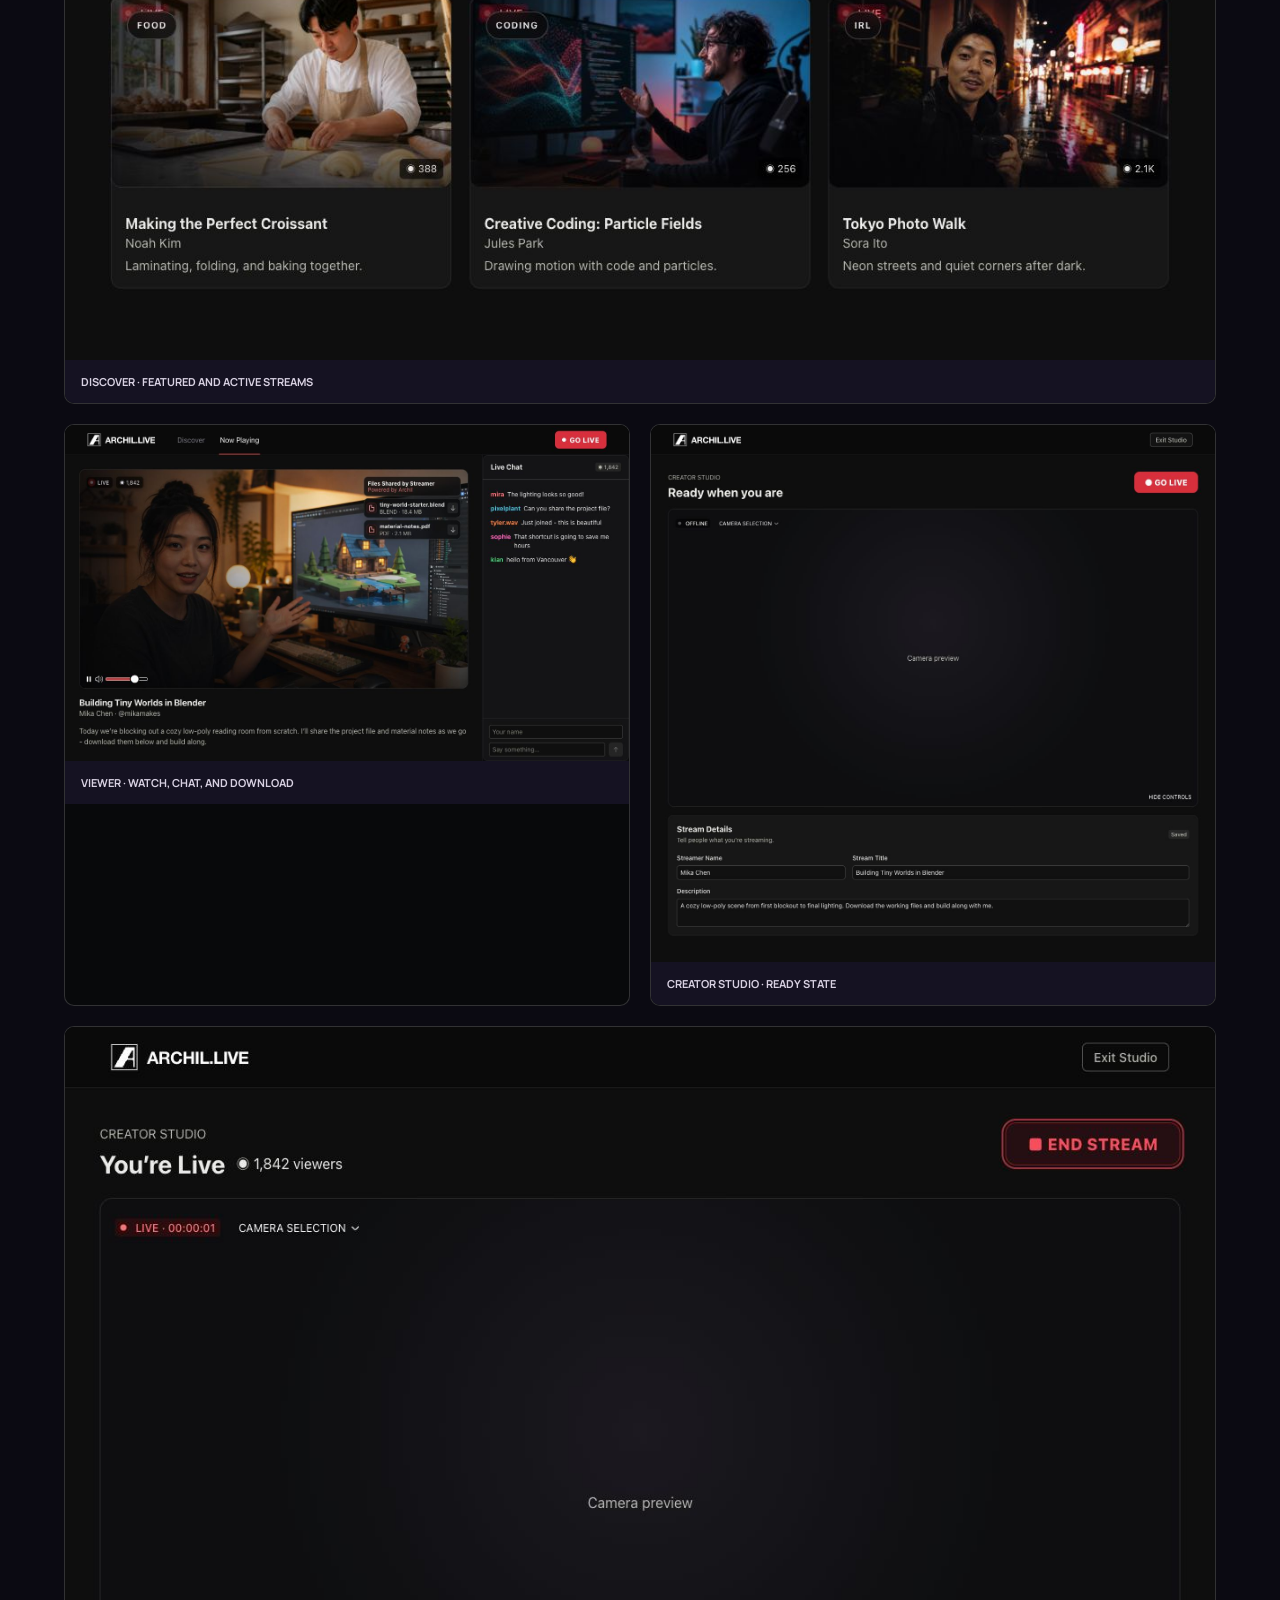
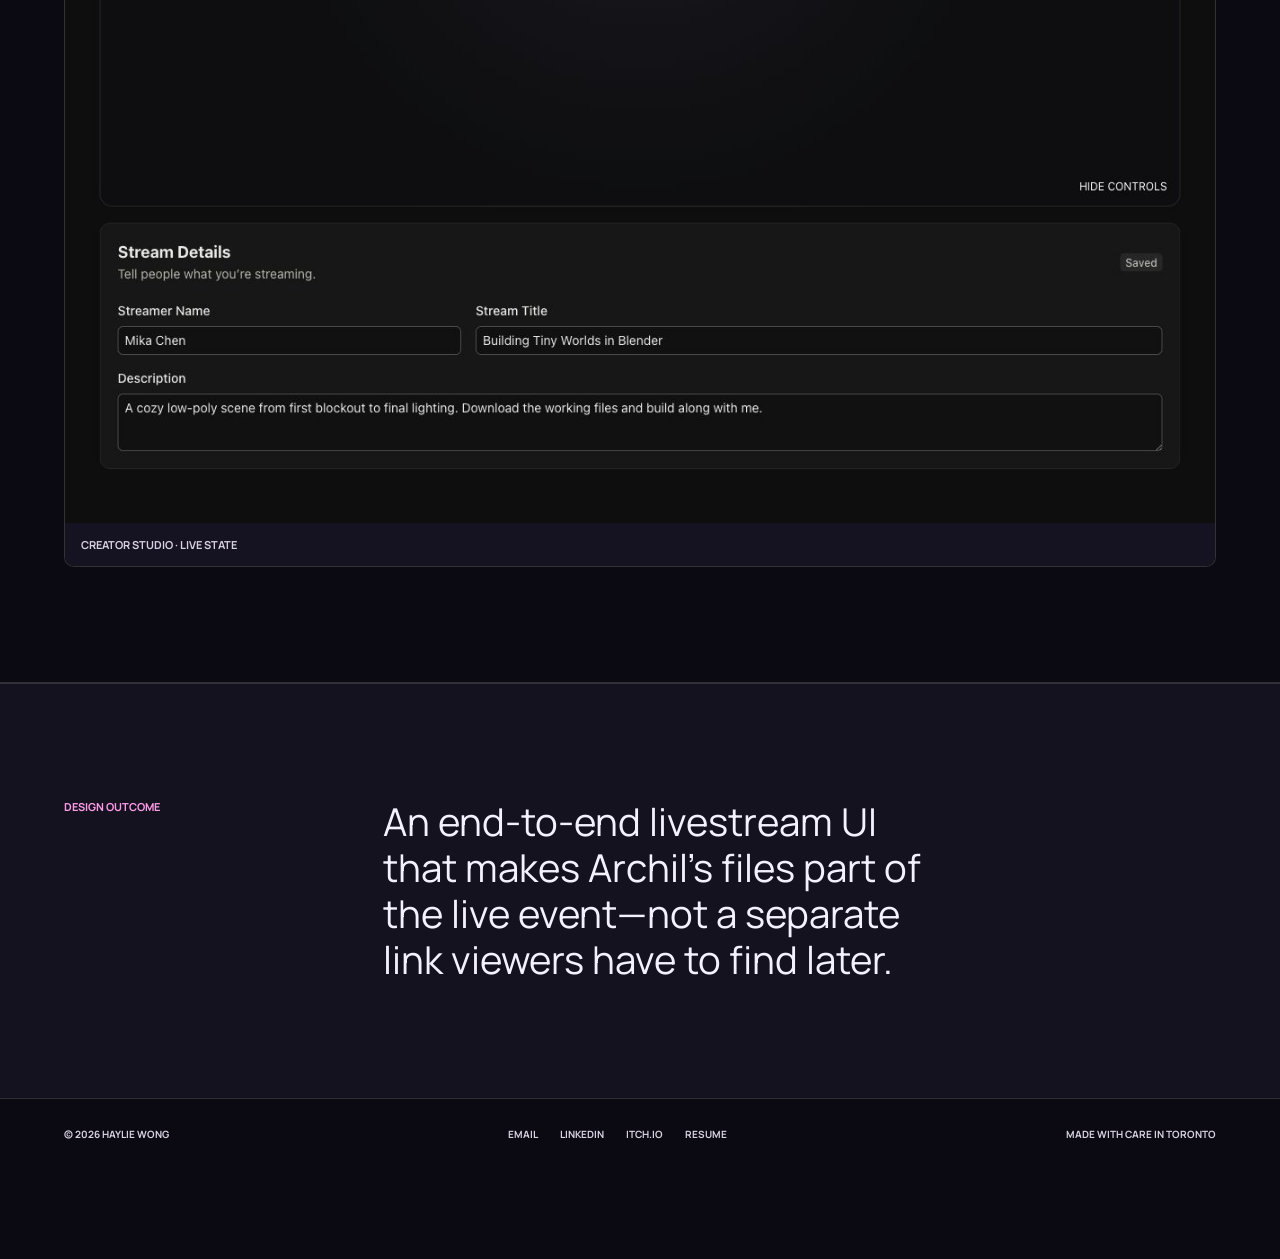
<file: case-study-6.html>
<!doctype html>
<html lang="en"><head><meta charset="UTF-8" /><meta name="viewport" content="width=device-width, initial-scale=1.0" /><meta name="description" content="archil.live livestream product design case study by Haylie Wong." /><title>archil.live — Haylie Wong</title><link rel="icon" href="favicon.svg" type="image/svg+xml" /><link rel="preconnect" href="https://fonts.googleapis.com" /><link rel="preconnect" href="https://fonts.gstatic.com" crossorigin /><link href="https://fonts.googleapis.com/css2?family=Manrope:wght@400;500;600;700;800&display=swap" rel="stylesheet" /><link rel="stylesheet" href="styles.css?v=portfolio-20260813" /></head>
<body class="case-page archil-case"><div class="grain" aria-hidden="true"></div><main>
  <section class="case-hero"><button class="back-button" data-back-button>← <span>Back to home</span></button><div class="case-label">Case study / 06 · Product concept</div><h1>archil.live</h1><p class="case-lede">A livestream platform that lets broadcasters share downloadable files directly inside the viewing experience.</p><div class="case-details"><span><b>Role</b>Product Designer</span><span><b>Scope</b>Wireframes · UI design</span><span><b>Platform</b>Desktop web app · Archil</span></div><div class="case-visual archil-hero-photo"><img src="assets/case-studies/archil-live-ui-discovery.png" alt="Finished archil.live discovery interface" /></div></section>
  <section class="case-summary"><span>Overview</span><p>I took Archil Live from a four-screen wireframe flow to a polished dark-mode interface for discovering, watching, and creating livestreams with files built in.</p></section>
  <section class="case-section two-column"><span>The opportunity</span><div><h2>Bring the stream and its supporting files into <em>one shared space.</em></h2><p>Livestream viewers often need more than the video itself: slides, references, source files, or takeaways. The concept gives broadcasters a direct way to place downloadable files on the stream while keeping chat, audience count, and core controls visible.</p></div></section>
  <section class="case-section decisions"><span>Experience design</span><div class="decision-list"><article><b>01</b><h3>Make live content scannable</h3><p>The landing page uses a direct grid of active broadcasts with titles, streamer names, descriptions, and viewer counts.</p></article><article><b>02</b><h3>Keep files inside the stream</h3><p>Downloadable assets appear over the video in the same positions selected by the broadcaster, connecting each file to its presentation context.</p></article><article><b>03</b><h3>Separate setup from live state</h3><p>Camera, audio, metadata, chat, file placement, and broadcast status are grouped so the streamer can prepare before going live and monitor the session afterward.</p></article></div></section>
  <section class="case-showcase"><div class="showcase-copy"><span>Viewer journey</span><h2>Discover a stream, then watch and <em>download in context.</em></h2><p>The viewer moves from a simple directory of active streams into a focused room where video, files, chat, stream details, and audience count share one screen.</p></div><div class="archil-wireframe-grid"><figure><img src="assets/case-studies/archil-live-01-discovery.png" alt="Wireframe of the Archil Live stream discovery page" /><figcaption>01 · Browse active streams</figcaption></figure><figure><img src="assets/case-studies/archil-live-02-viewer.png" alt="Wireframe of the Archil Live viewer page with downloadable files and chat" /><figcaption>02 · Watch, chat, and download files</figcaption></figure></div></section>
  <section class="case-evidence archil-flow"><div class="evidence-heading"><span>Broadcaster journey</span><h2>The same canvas supports <em>setup and live operation.</em></h2><p>Before the broadcast, the streamer chooses a camera, checks audio, enters stream details, and positions shared files. Going live changes the status and primary action while preserving the working layout.</p></div><div class="archil-wireframe-grid"><figure><img src="assets/case-studies/archil-live-03-setup.png" alt="Wireframe of the Archil Live broadcaster setup state" /><figcaption>03 · Configure the broadcast</figcaption></figure><figure><img src="assets/case-studies/archil-live-04-live.png" alt="Wireframe of the Archil Live broadcaster live state" /><figcaption>04 · Manage the active stream</figcaption></figure></div></section>
  <section class="case-showcase archil-final-ui"><div class="showcase-copy"><span>Final interface</span><h2>The wireframe structure evolved into a <em>focused broadcast product.</em></h2><p>The finished UI adds stronger discovery, clear live and viewer states, polished controls, editable stream details, and visible Archil file syncing without losing the directness of the original flow.</p></div><div class="archil-ui-gallery"><figure class="archil-ui-wide"><img src="assets/case-studies/archil-live-ui-discovery.png" alt="Final Archil Live discovery interface with a featured broadcast and stream grid" /><figcaption>Discover · Featured and active streams</figcaption></figure><figure><img src="assets/case-studies/archil-live-ui-viewer.png" alt="Final Archil Live viewer interface with shared files and live chat" /><figcaption>Viewer · Watch, chat, and download</figcaption></figure><figure><img src="assets/case-studies/archil-live-ui-studio.png" alt="Final Archil Live creator studio before going live" /><figcaption>Creator Studio · Ready state</figcaption></figure><figure class="archil-ui-wide"><img src="assets/case-studies/archil-live-ui-live.png" alt="Final Archil Live creator studio during an active broadcast" /><figcaption>Creator Studio · Live state</figcaption></figure></div></section>
  <section class="case-outcome"><span>Design outcome</span><p>An end-to-end livestream UI that makes Archil’s files part of the live event—not a separate link viewers have to find later.</p></section>
</main><script src="script.js?v=portfolio-20260813"></script></body></html>
</file>
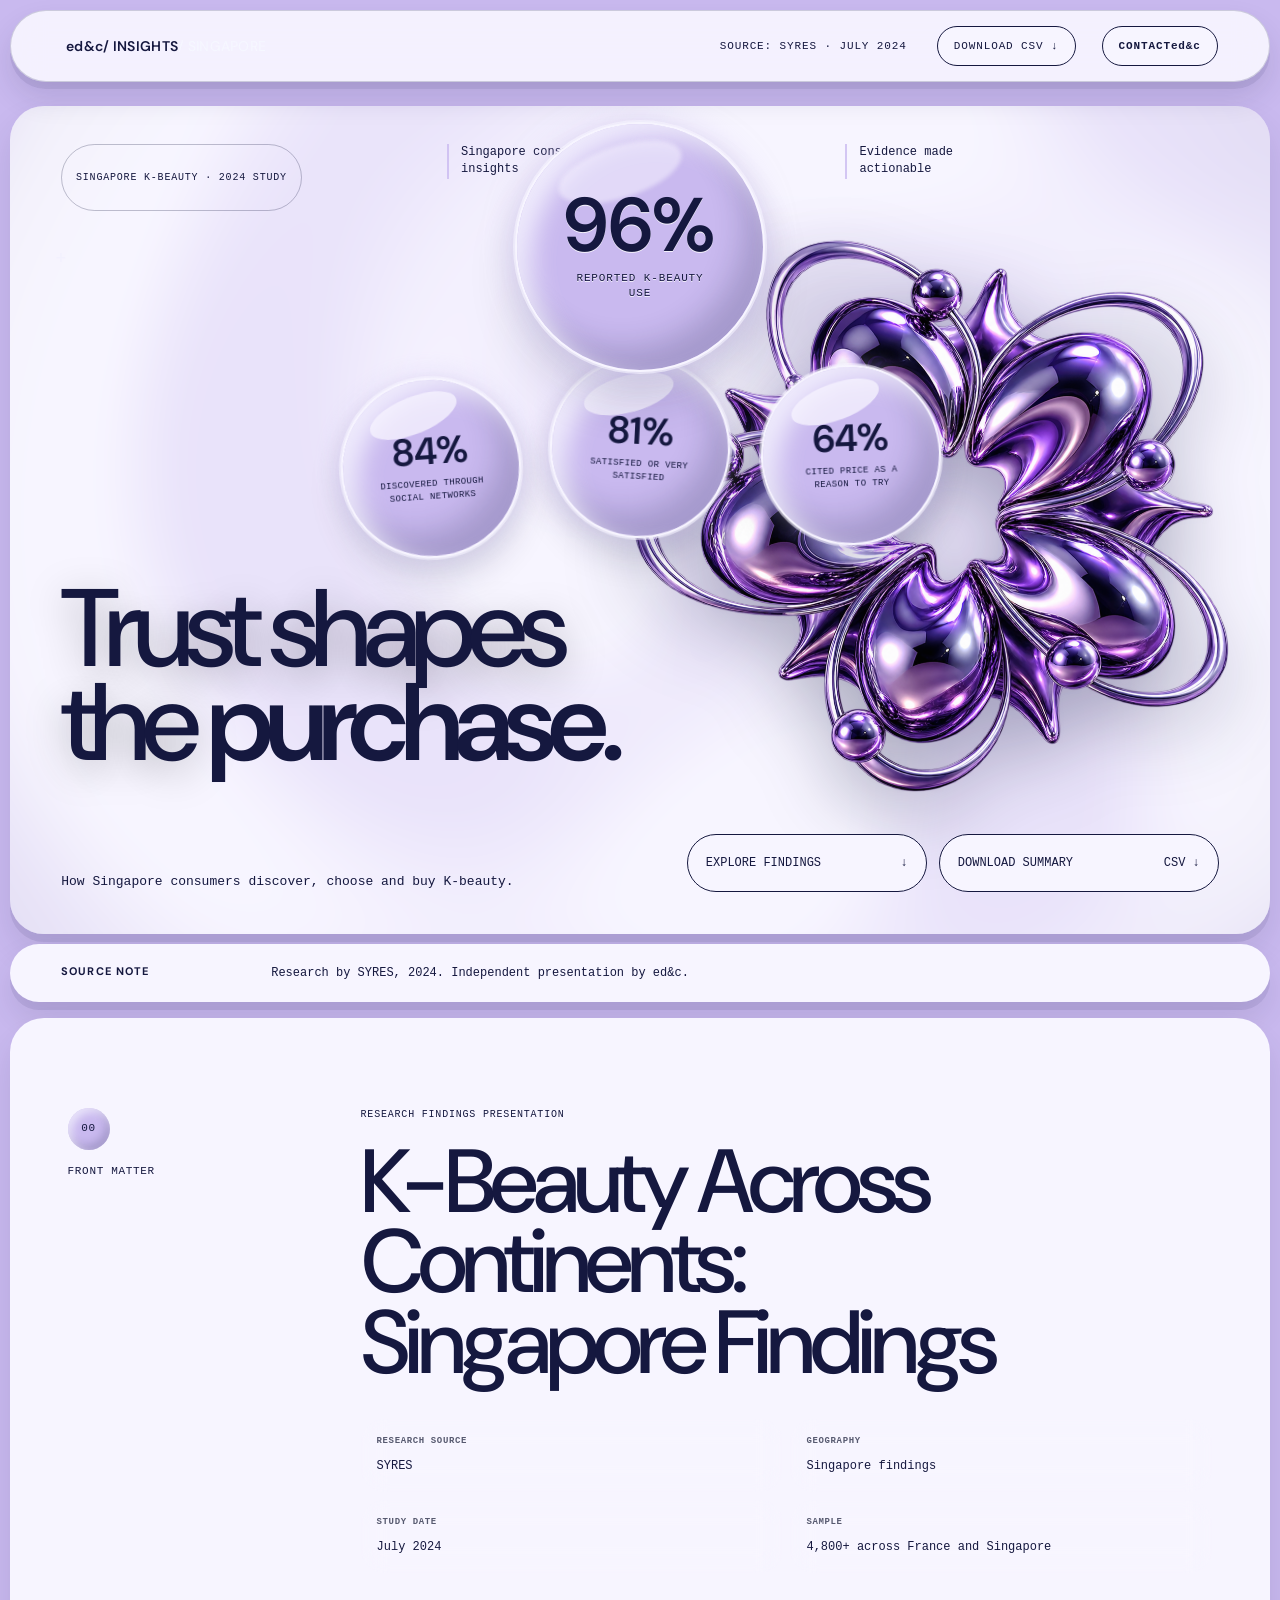
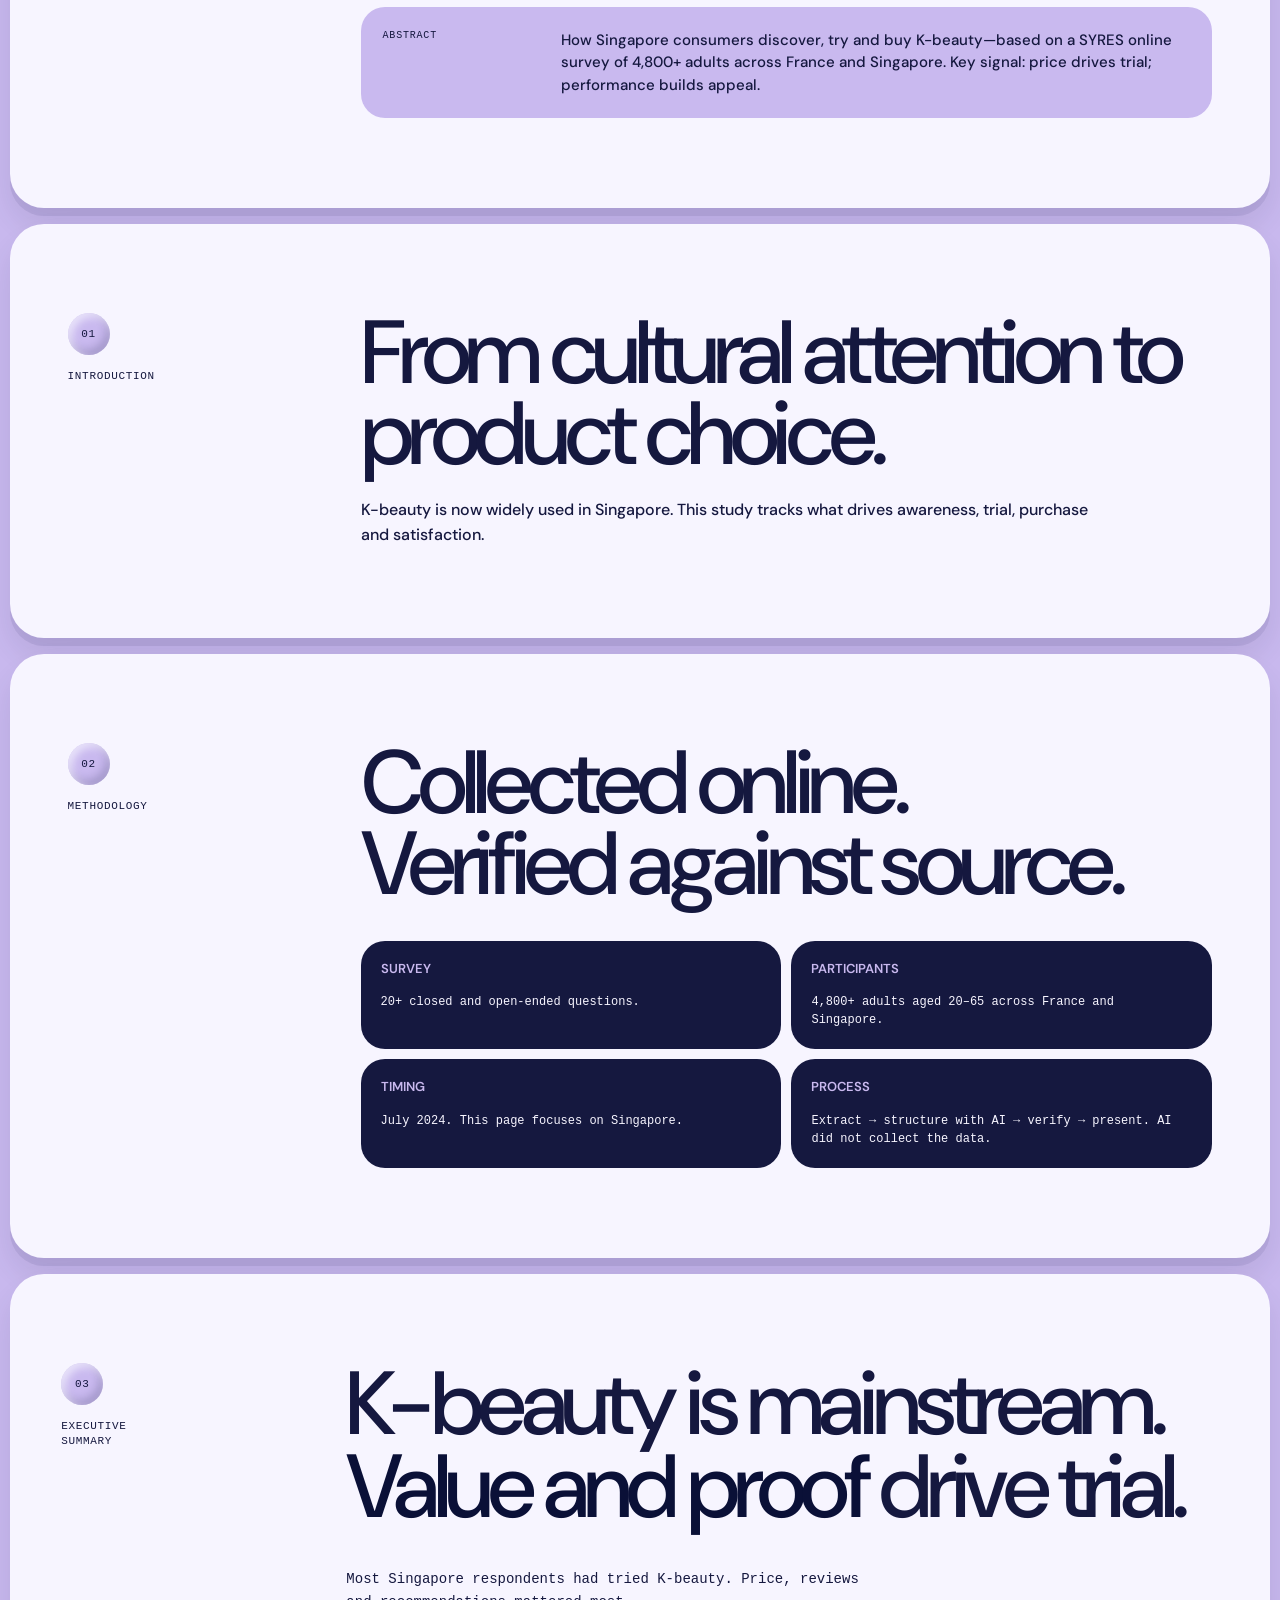
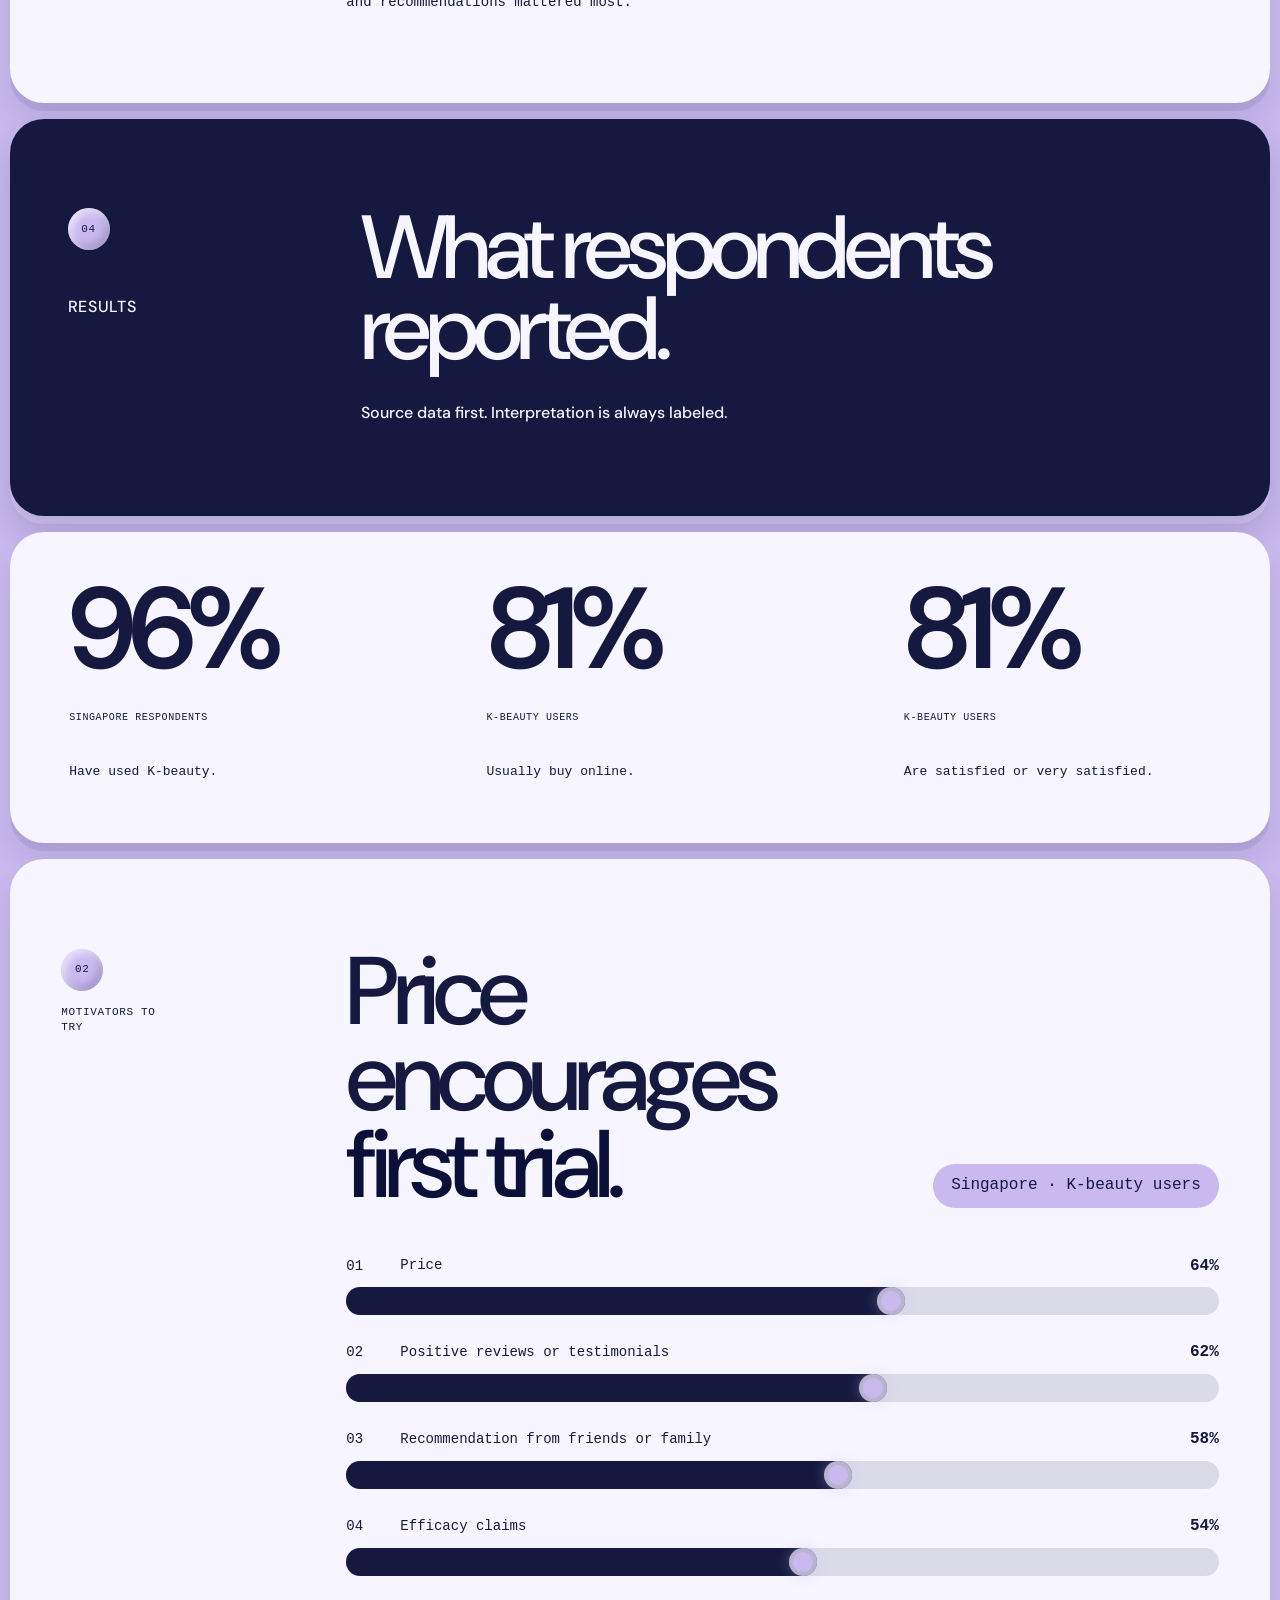
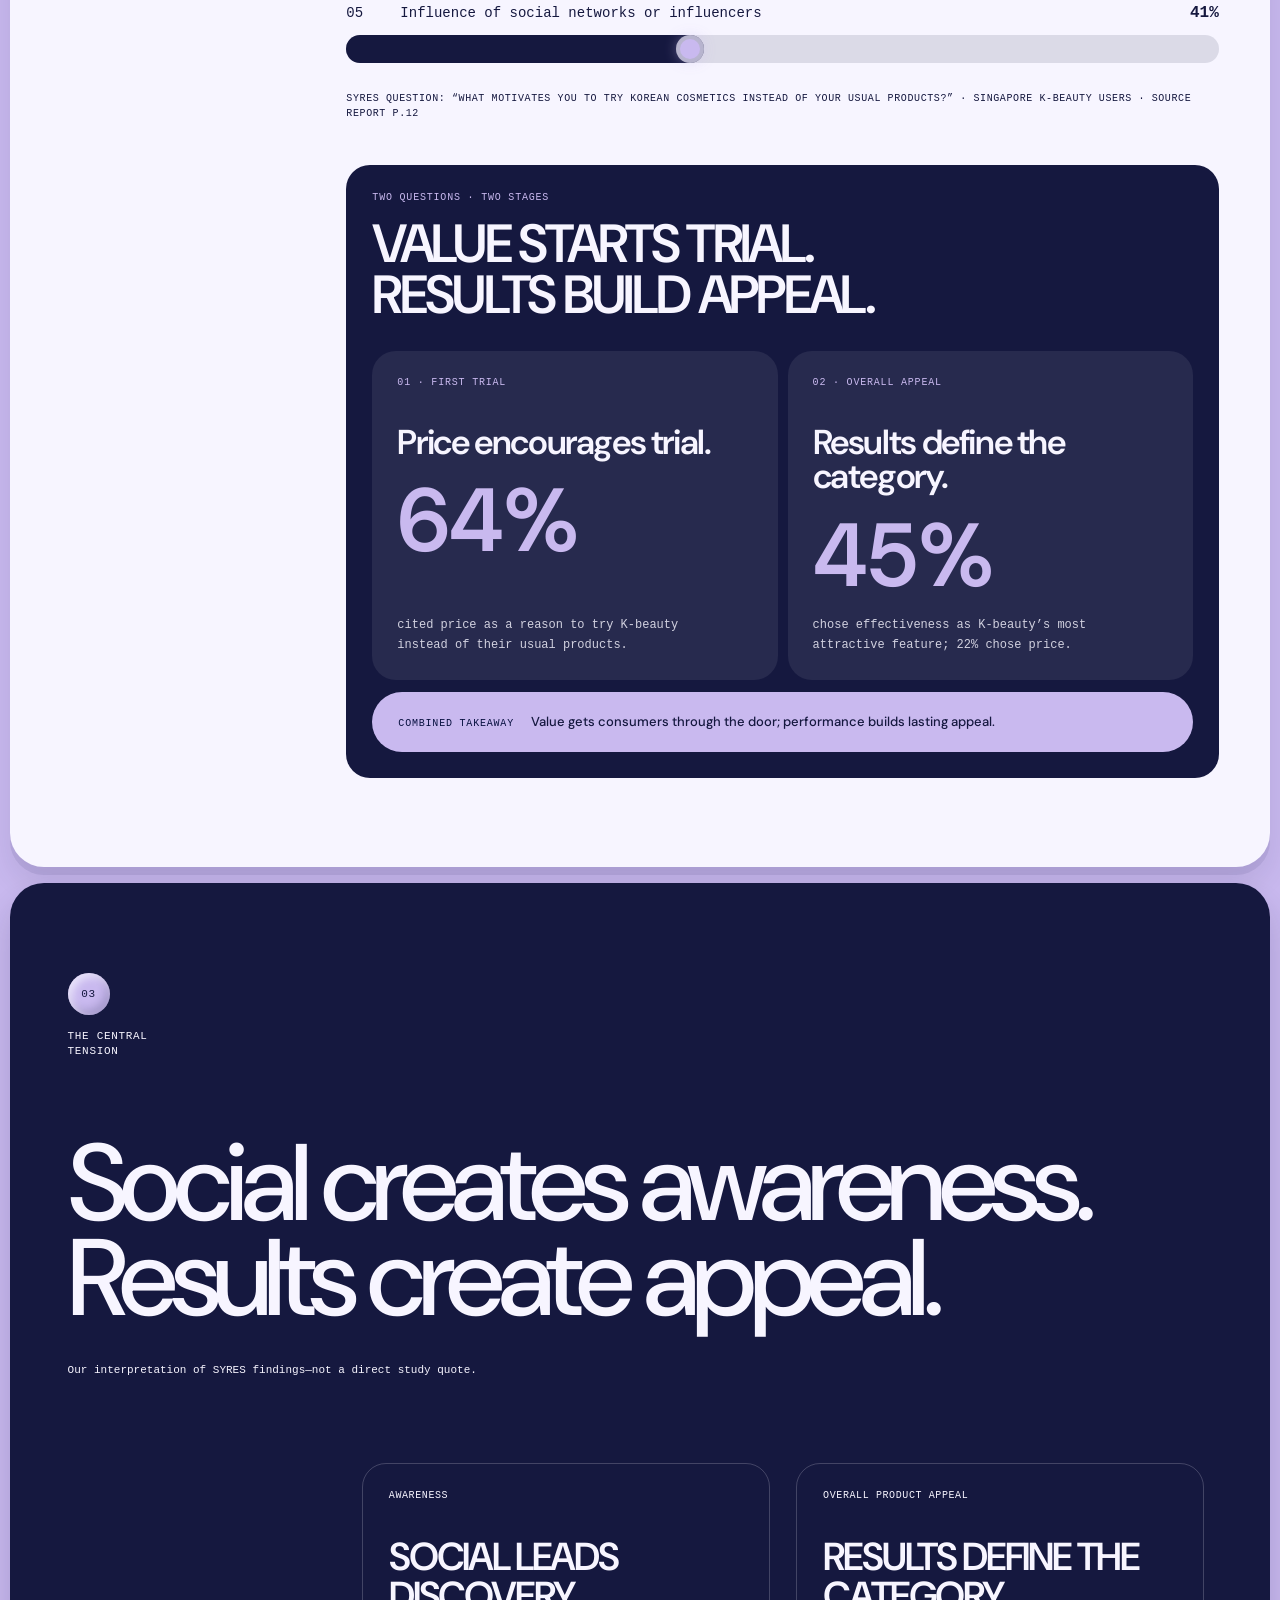
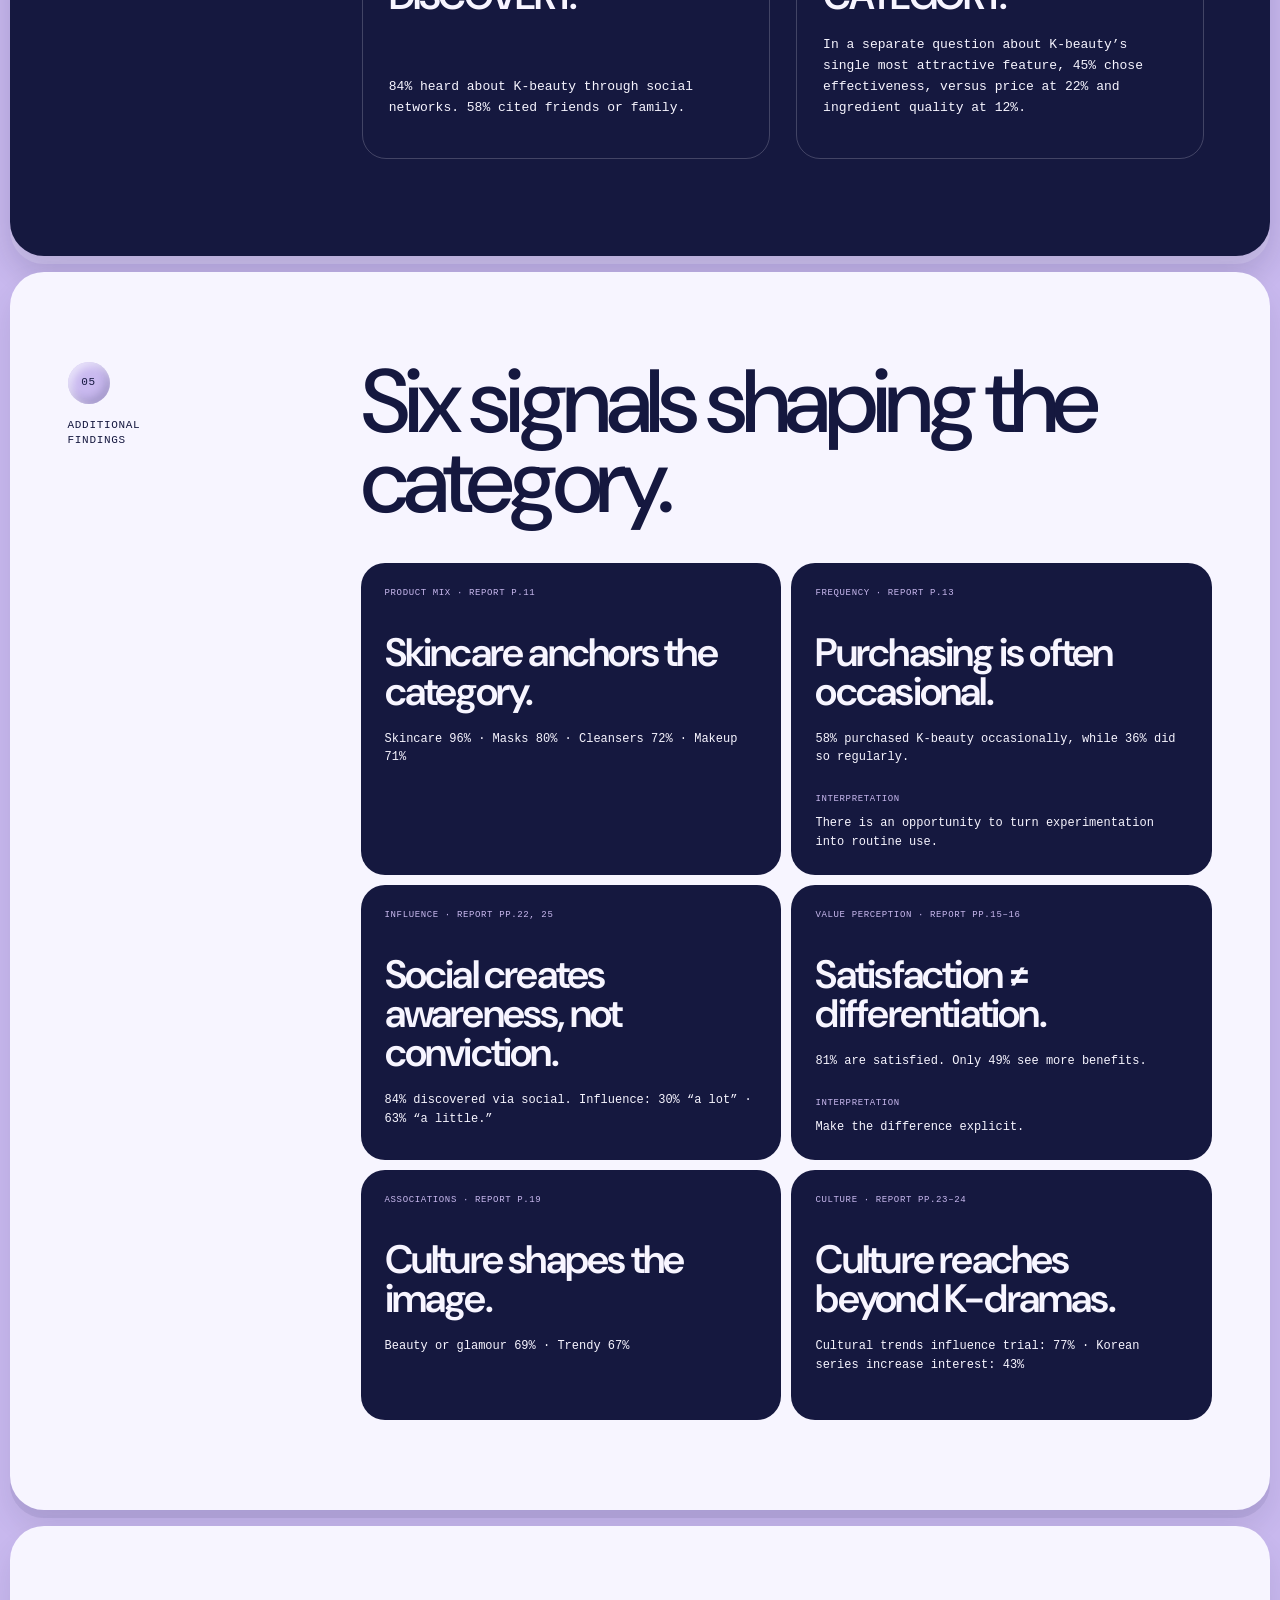
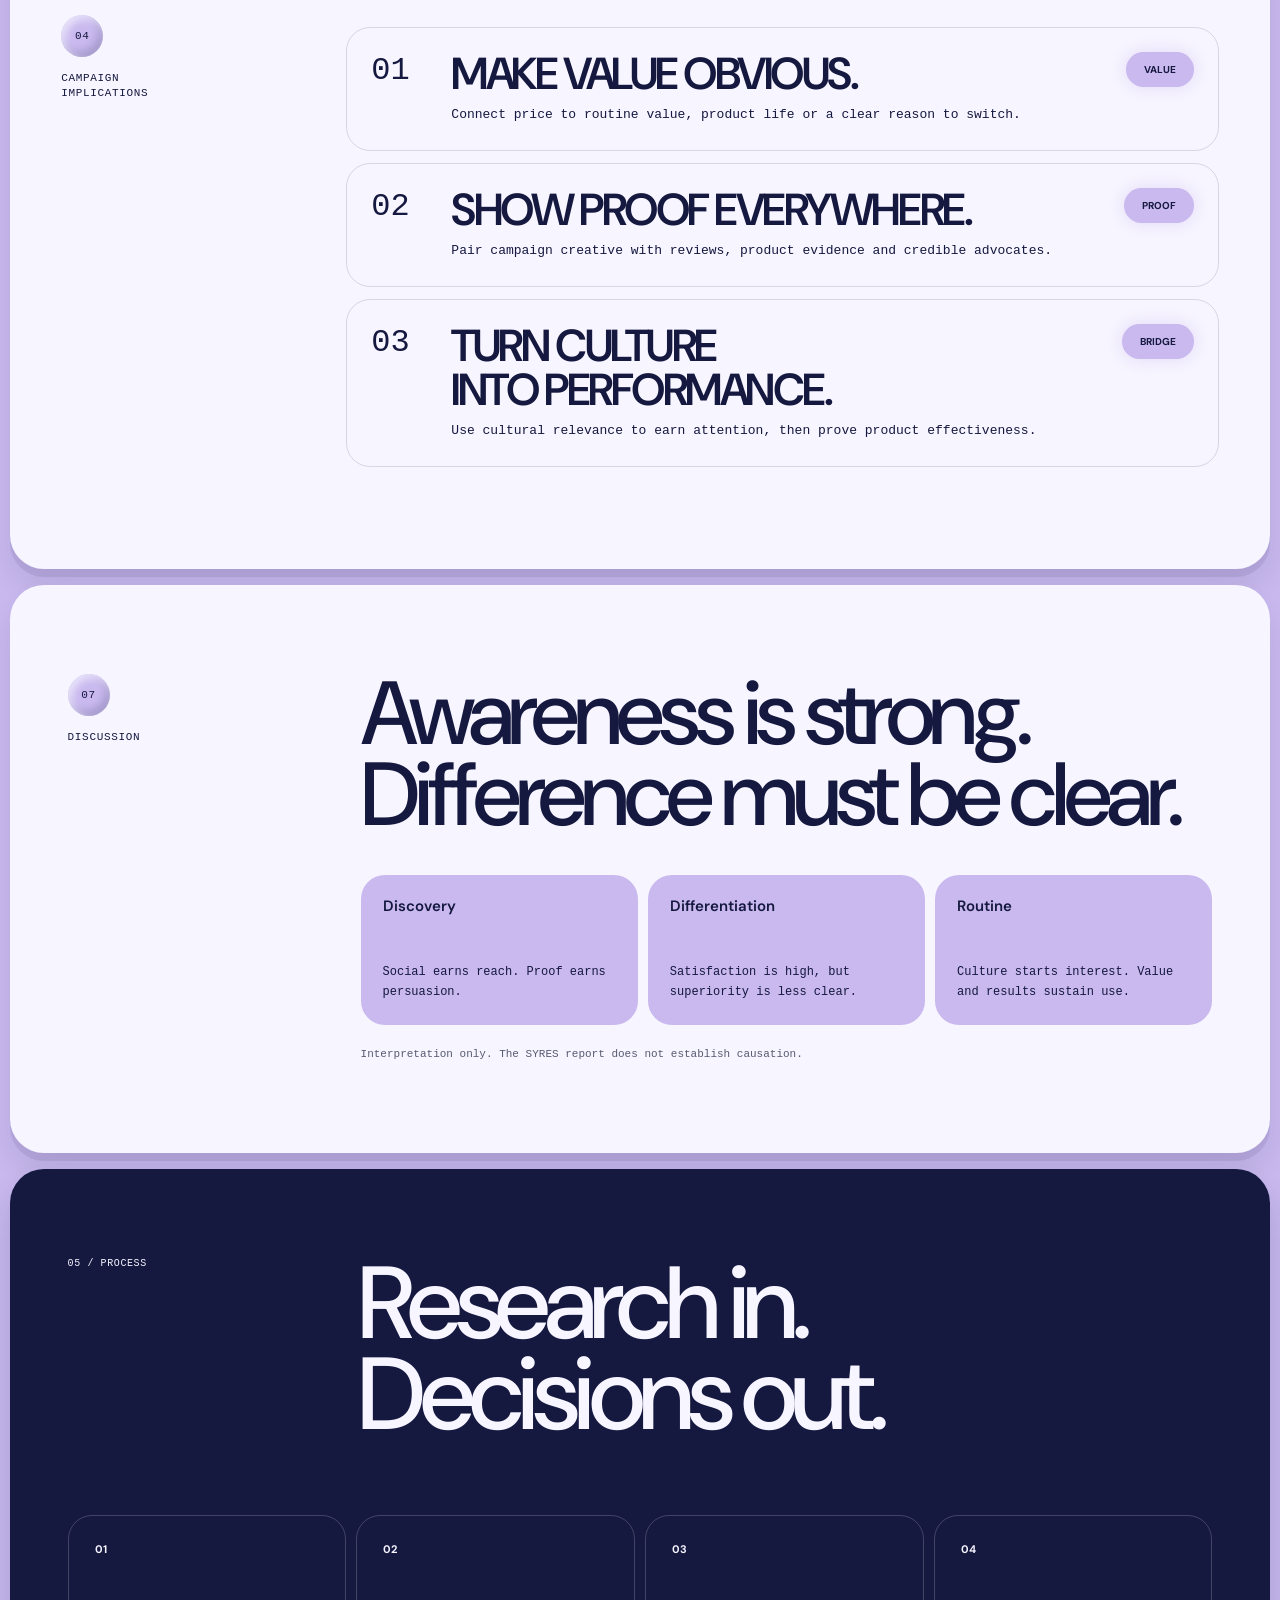
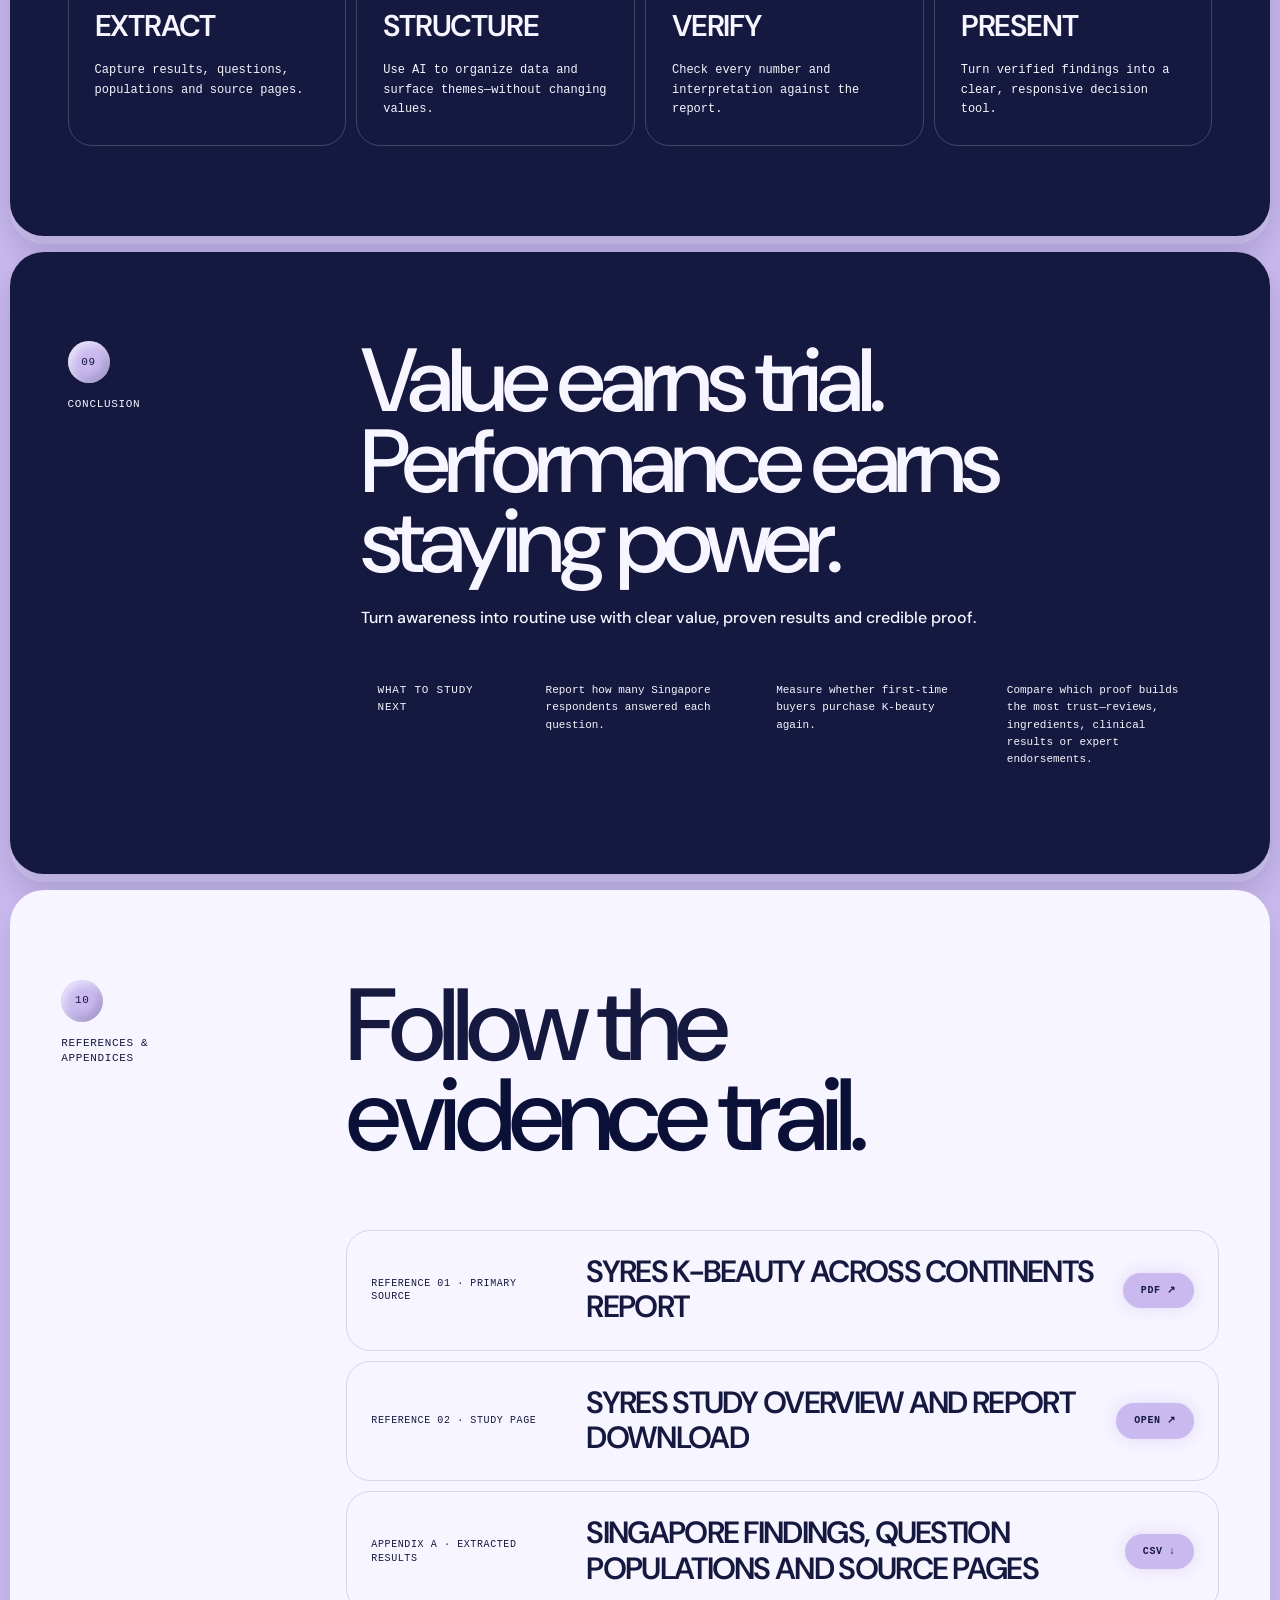
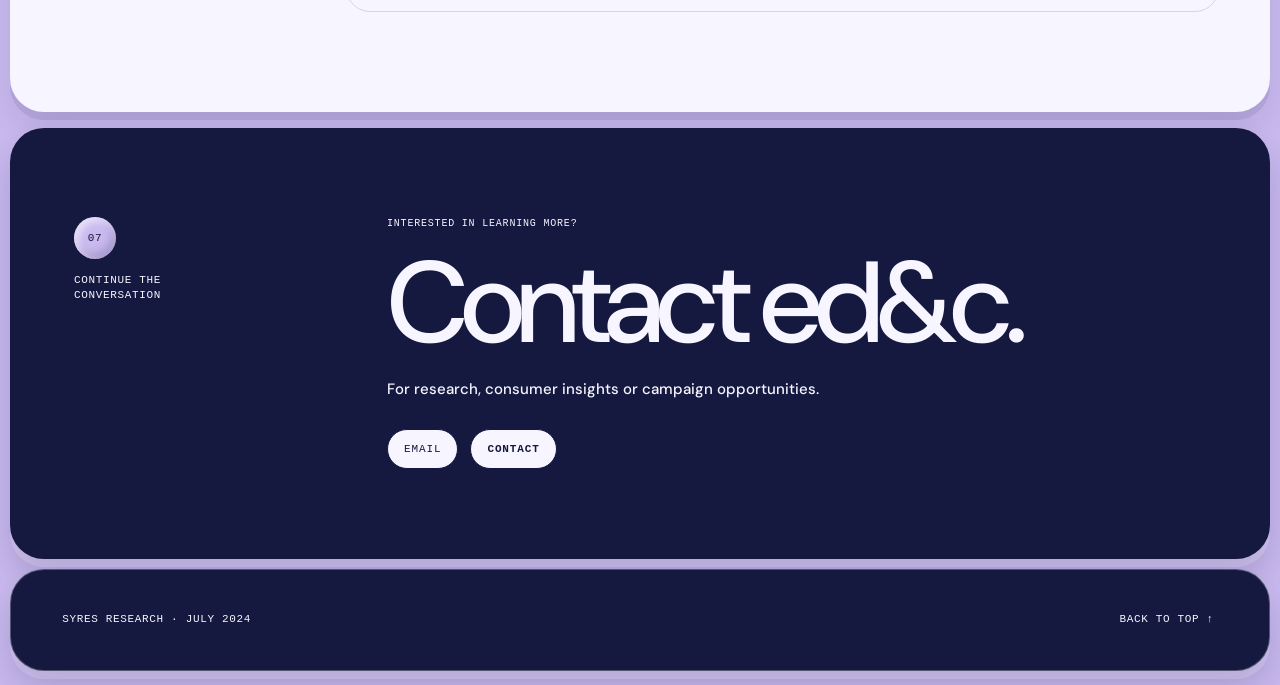
<file: k-beauty-insights.html>
<!doctype html>
<html lang="en">
  <head>
    <meta charset="UTF-8" />
    <meta name="viewport" content="width=device-width, initial-scale=1.0" />
    <meta name="description" content="ed&amp;c presents key Singapore findings from the SYRES K-Beauty Across Continents Study 2024." />
    <title>ed&amp;c Presents — K-Beauty Findings 2024</title>
    <link rel="preconnect" href="https://fonts.googleapis.com" />
    <link rel="preconnect" href="https://fonts.gstatic.com" crossorigin />
    <link href="https://fonts.googleapis.com/css2?family=DM+Sans:wght@400;500;600&display=swap" rel="stylesheet" />
    <link rel="stylesheet" href="k-beauty-insights.css" />
    <link rel="stylesheet" href="k-beauty-insights-sections.css" />
    <link rel="stylesheet" href="k-beauty-insights-system.css" />
    <link rel="stylesheet" href="k-beauty-flat.css?v=61" />
  </head>
  <body>
    <header class="topbar">
      <a class="brand" href="#top"><span class="brand-name">ed&amp;c</span> / INSIGHTS</a>
      <div class="topbar-meta"><span>Source: SYRES · July 2024</span><a class="topbar-download" href="assets/research/syres-kbeauty-2024-summary.csv" download>Download CSV ↓</a><a class="topbar-contact" href="#contact">Contact <span class="brand-name">ed&amp;c</span></a></div>
    </header>

    <main id="top">
      <section class="hero">
        <canvas class="hero-shader" aria-hidden="true"></canvas>
        <img class="cybersigil-object" src="assets/visual/cybersigil-marketing-3d.png" alt="" aria-hidden="true" />
        <div class="hero-kicker">Singapore K-beauty · 2024 study</div>
        <div class="hero-intro" aria-label="Study introduction">
          <p>Consumer / Insights</p>
          <p>Singapore consumer<br />insights</p>
          <p>Evidence made<br />actionable</p>
        </div>
        <div class="hero-data-rail" aria-label="Supporting study findings">
          <article><b>84%</b><span>Discovered through social networks</span></article>
          <article><b>81%</b><span>Satisfied or very satisfied</span></article>
          <article><b>64%</b><span>Cited price as a reason to try</span></article>
        </div>
        <h1>Trust shapes<br />the <em>purchase.</em></h1>
        <div class="hero-stat-wrap"><div class="object-stat"><span class="count-up" data-target="96" data-suffix="%">96%</span><small>reported K-beauty use</small></div></div>
        <div class="hero-bottom">
          <p>How Singapore consumers discover, choose and buy K-beauty.</p>
          <div class="hero-actions"><a href="#findings">Explore findings <span>↓</span></a><a class="download-action" href="assets/research/syres-kbeauty-2024-summary.csv" download>Download summary <span>CSV ↓</span></a></div>
        </div>
      </section>

      <aside class="disclosure" role="note">
        <strong>Source note</strong>
        <p>Research by SYRES, 2024. Independent presentation by <span class="brand-name">ed&amp;c</span>.</p>
      </aside>

      <section class="paper-front" aria-labelledby="paper-title">
        <div class="section-label"><span>00</span><p>Front Matter</p></div>
        <div class="paper-front-content">
          <p class="paper-type">Research findings presentation</p>
          <h2 id="paper-title">K-Beauty Across Continents:<br />Singapore Findings</h2>
          <div class="paper-credits"><p><strong>Research source</strong>SYRES</p><p><strong>Geography</strong>Singapore findings</p><p><strong>Study date</strong>July 2024</p><p><strong>Sample</strong>4,800+ across France and Singapore</p></div>
          <article class="paper-abstract"><span>Abstract</span><p>How Singapore consumers discover, try and buy K-beauty—based on a SYRES online survey of 4,800+ adults across France and Singapore. Key signal: price drives trial; performance builds appeal.</p></article>
        </div>
      </section>

      <section class="paper-introduction">
        <div class="section-label"><span>01</span><p>Introduction</p></div>
        <div><h2>From cultural attention to product choice.</h2><p>K-beauty is now widely used in Singapore. This study tracks what drives awareness, trial, purchase and satisfaction.</p></div>
      </section>

      <section class="paper-methodology">
        <div class="section-label"><span>02</span><p>Methodology</p></div>
        <div><h2>Collected online.<br />Verified against source.</h2><div class="method-summary"><article><strong>Survey</strong><p>20+ closed and open-ended questions.</p></article><article><strong>Participants</strong><p>4,800+ adults aged 20–65 across France and Singapore.</p></article><article><strong>Timing</strong><p>July 2024. This page focuses on Singapore.</p></article><article><strong>Process</strong><p>Extract → structure with AI → verify → present. AI did not collect the data.</p></article></div></div>
      </section>

      <section class="snapshot" id="findings">
        <div class="section-label"><span>03</span><p>Executive Summary</p></div>
        <div class="snapshot-copy">
          <h2>K-beauty is mainstream. <em>Value and proof</em> drive trial.</h2>
          <p>Most Singapore respondents had tried K-beauty. Price, reviews and recommendations mattered most.</p>
        </div>
      </section>

      <section class="results-heading">
        <div class="section-label light"><span>04</span><p>Results</p></div>
        <div><h2>What respondents reported.</h2><p>Source data first. Interpretation is always labeled.</p></div>
      </section>

      <section class="metric-strip" aria-label="Key metrics">
        <article><b class="count-up" data-target="96" data-suffix="%">96%</b><small>Singapore respondents</small><p>Have used K-beauty.</p></article>
        <article><b class="count-up" data-target="81" data-suffix="%">81%</b><small>K-beauty users</small><p>Usually buy online.</p></article>
        <article><b class="count-up" data-target="81" data-suffix="%">81%</b><small>K-beauty users</small><p>Are satisfied or very satisfied.</p></article>
      </section>

      <section class="drivers">
        <div class="section-label"><span>02</span><p>Motivators to try</p></div>
        <div class="drivers-main">
          <div class="drivers-head"><h2>Price encourages<br /><em>first trial.</em></h2><div class="segment-control" aria-label="Chart population"><span>Singapore · K-beauty users</span></div></div>
          <div class="bars" aria-live="polite">
            <article><div><span>01</span><p>Price</p><b>64%</b></div><i><span style="--value:64%"></span></i></article>
            <article><div><span>02</span><p>Positive reviews or testimonials</p><b>62%</b></div><i><span style="--value:62%"></span></i></article>
            <article><div><span>03</span><p>Recommendation from friends or family</p><b>58%</b></div><i><span style="--value:58%"></span></i></article>
            <article><div><span>04</span><p>Efficacy claims</p><b>54%</b></div><i><span style="--value:54%"></span></i></article>
            <article><div><span>05</span><p>Influence of social networks or influencers</p><b>41%</b></div><i><span style="--value:41%"></span></i></article>
          </div>
          <p class="chart-note">SYRES question: “What motivates you to try Korean cosmetics instead of your usual products?” · Singapore K-beauty users · Source report p.12</p>
          <div class="finding-bridge" aria-label="How to interpret trial and appeal findings">
            <div class="bridge-heading"><span>Two questions · Two stages</span><h3>Value starts trial.<br />Results build appeal.</h3></div>
            <div class="bridge-comparison">
              <article><span>01 · First trial</span><h4>Price encourages trial.</h4><b>64%</b><p>cited price as a reason to try K-beauty instead of their usual products.</p></article>
              <article><span>02 · Overall appeal</span><h4>Results define the category.</h4><b>45%</b><p>chose effectiveness as K-beauty’s most attractive feature; 22% chose price.</p></article>
            </div>
            <p class="bridge-takeaway"><strong>Combined takeaway</strong> Value gets consumers through the door; performance builds lasting appeal.</p>
          </div>
        </div>
      </section>

      <section class="tension">
        <div class="section-label light"><span>03</span><p>The central tension</p></div>
        <div class="tension-copy"><p class="big-quote">Social creates <em>awareness.</em><br />Results create <em>appeal.</em></p><p class="quote-note">Our interpretation of SYRES findings—not a direct study quote.</p></div>
        <div class="tension-grid"><article><span>Awareness</span><h3>Social leads discovery.</h3><p>84% heard about K-beauty through social networks. 58% cited friends or family.</p></article><article><span>Overall product appeal</span><h3>Results define the category.</h3><p>In a separate question about K-beauty’s single most attractive feature, 45% chose effectiveness, versus price at 22% and ingredient quality at 12%.</p></article></div>
      </section>

      <section class="additional-insights">
        <div class="section-label"><span>05</span><p>Additional Findings</p></div>
        <div class="additional-insights-content"><h2>Six signals shaping the category.</h2><div class="insight-cards">
          <article><span>Product mix · Report p.11</span><h3>Skincare anchors the category.</h3><p>Skincare 96% · Masks 80% · Cleansers 72% · Makeup 71%</p></article>
          <article><span>Frequency · Report p.13</span><h3>Purchasing is often occasional.</h3><p>58% purchased K-beauty occasionally, while 36% did so regularly.</p><strong>Interpretation</strong><p>There is an opportunity to turn experimentation into routine use.</p></article>
          <article><span>Influence · Report pp.22, 25</span><h3>Social creates awareness, not conviction.</h3><p>84% discovered via social. Influence: 30% “a lot” · 63% “a little.”</p></article>
          <article><span>Value perception · Report pp.15–16</span><h3>Satisfaction ≠ differentiation.</h3><p>81% are satisfied. Only 49% see more benefits.</p><strong>Interpretation</strong><p>Make the difference explicit.</p></article>
          <article><span>Associations · Report p.19</span><h3>Culture shapes the image.</h3><p>Beauty or glamour 69% · Trendy 67%</p></article>
          <article><span>Culture · Report pp.23–24</span><h3>Culture reaches beyond K-dramas.</h3><p>Cultural trends influence trial: 77% · Korean series increase interest: 43%</p></article>
        </div></div>
      </section>

      <section class="implications">
        <div class="section-label"><span>04</span><p>Campaign implications</p></div>
        <div class="implications-list">
          <article><span>01</span><div><h3>Make value obvious.</h3><p>Connect price to routine value, product life or a clear reason to switch.</p></div><b>Value</b></article>
          <article><span>02</span><div><h3>Show proof everywhere.</h3><p>Pair campaign creative with reviews, product evidence and credible advocates.</p></div><b>Proof</b></article>
          <article><span>03</span><div><h3>Turn culture into performance.</h3><p>Use cultural relevance to earn attention, then prove product effectiveness.</p></div><b>Bridge</b></article>
        </div>
      </section>

      <section class="paper-discussion">
        <div class="section-label"><span>07</span><p>Discussion</p></div>
        <div class="discussion-content"><h2>Awareness is strong.<br />Difference must be clear.</h2><div class="discussion-grid"><article><strong>Discovery</strong><p>Social earns reach. Proof earns persuasion.</p></article><article><strong>Differentiation</strong><p>Satisfaction is high, but superiority is less clear.</p></article><article><strong>Routine</strong><p>Culture starts interest. Value and results sustain use.</p></article></div><p class="discussion-note">Interpretation only. The SYRES report does not establish causation.</p></div>
      </section>

      <section class="workflow">
        <div class="workflow-title"><span>05 / Process</span><h2>Research in.<br /><em>Decisions out.</em></h2></div>
        <div class="workflow-steps"><article><b>01</b><h3>Extract</h3><p>Capture results, questions, populations and source pages.</p></article><article><b>02</b><h3>Structure</h3><p>Use AI to organize data and surface themes—without changing values.</p></article><article><b>03</b><h3>Verify</h3><p>Check every number and interpretation against the report.</p></article><article><b>04</b><h3>Present</h3><p>Turn verified findings into a clear, responsive decision tool.</p></article></div>
      </section>

      <section class="paper-conclusion">
        <div class="section-label light"><span>09</span><p>Conclusion</p></div>
        <div><h2>Value earns trial.<br />Performance earns staying power.</h2><p>Turn awareness into routine use with clear value, proven results and credible proof.</p><div class="next-steps"><strong>What to study next</strong><span>Report how many Singapore respondents answered each question.</span><span>Measure whether first-time buyers purchase K-beauty again.</span><span>Compare which proof builds the most trust—reviews, ingredients, clinical results or expert endorsements.</span></div></div>
      </section>

      <section class="resources">
        <div class="section-label"><span>10</span><p>References &amp; Appendices</p></div>
        <div class="resource-content"><h2>Follow the<br /><em>evidence trail.</em></h2><div class="resource-list">
          <a href="https://www.syres.sg/wp-content/uploads/2024/07/SYRES-x-K-Beauty-2024-Report.pdf" target="_blank" rel="noreferrer"><span>Reference 01 · Primary source</span><strong>SYRES K-Beauty Across Continents report</strong><b>PDF ↗</b></a>
          <a href="https://syres.sg/kbeauty/" target="_blank" rel="noreferrer"><span>Reference 02 · Study page</span><strong>SYRES study overview and report download</strong><b>Open ↗</b></a>
          <a href="assets/research/syres-kbeauty-2024-summary.csv" download><span>Appendix A · Extracted results</span><strong>Singapore findings, question populations and source pages</strong><b>CSV ↓</b></a>
        </div></div>
      </section>

      <section class="contact-edc" id="contact">
        <div class="section-label light"><span>07</span><p>Continue the conversation</p></div>
        <div class="contact-edc-copy">
          <p>Interested in learning more?</p>
          <h2>Contact <span class="brand-name">ed&amp;c</span>.</h2>
          <p>For research, consumer insights or campaign opportunities.</p>
          <div class="contact-edc-actions">
            <a href="mailto:hello@ednc.com.sg">Email</a>
            <a href="https://ednc.co/contact-us?id=singapore" target="_blank" rel="noreferrer">Contact</a>
          </div>
        </div>
      </section>

      <footer><p>SYRES research · July 2024</p><a href="#top">Back to top ↑</a></footer>
    </main>
    <script src="k-beauty-insights.js?v=7"></script>
  </body>
</html>
</file>
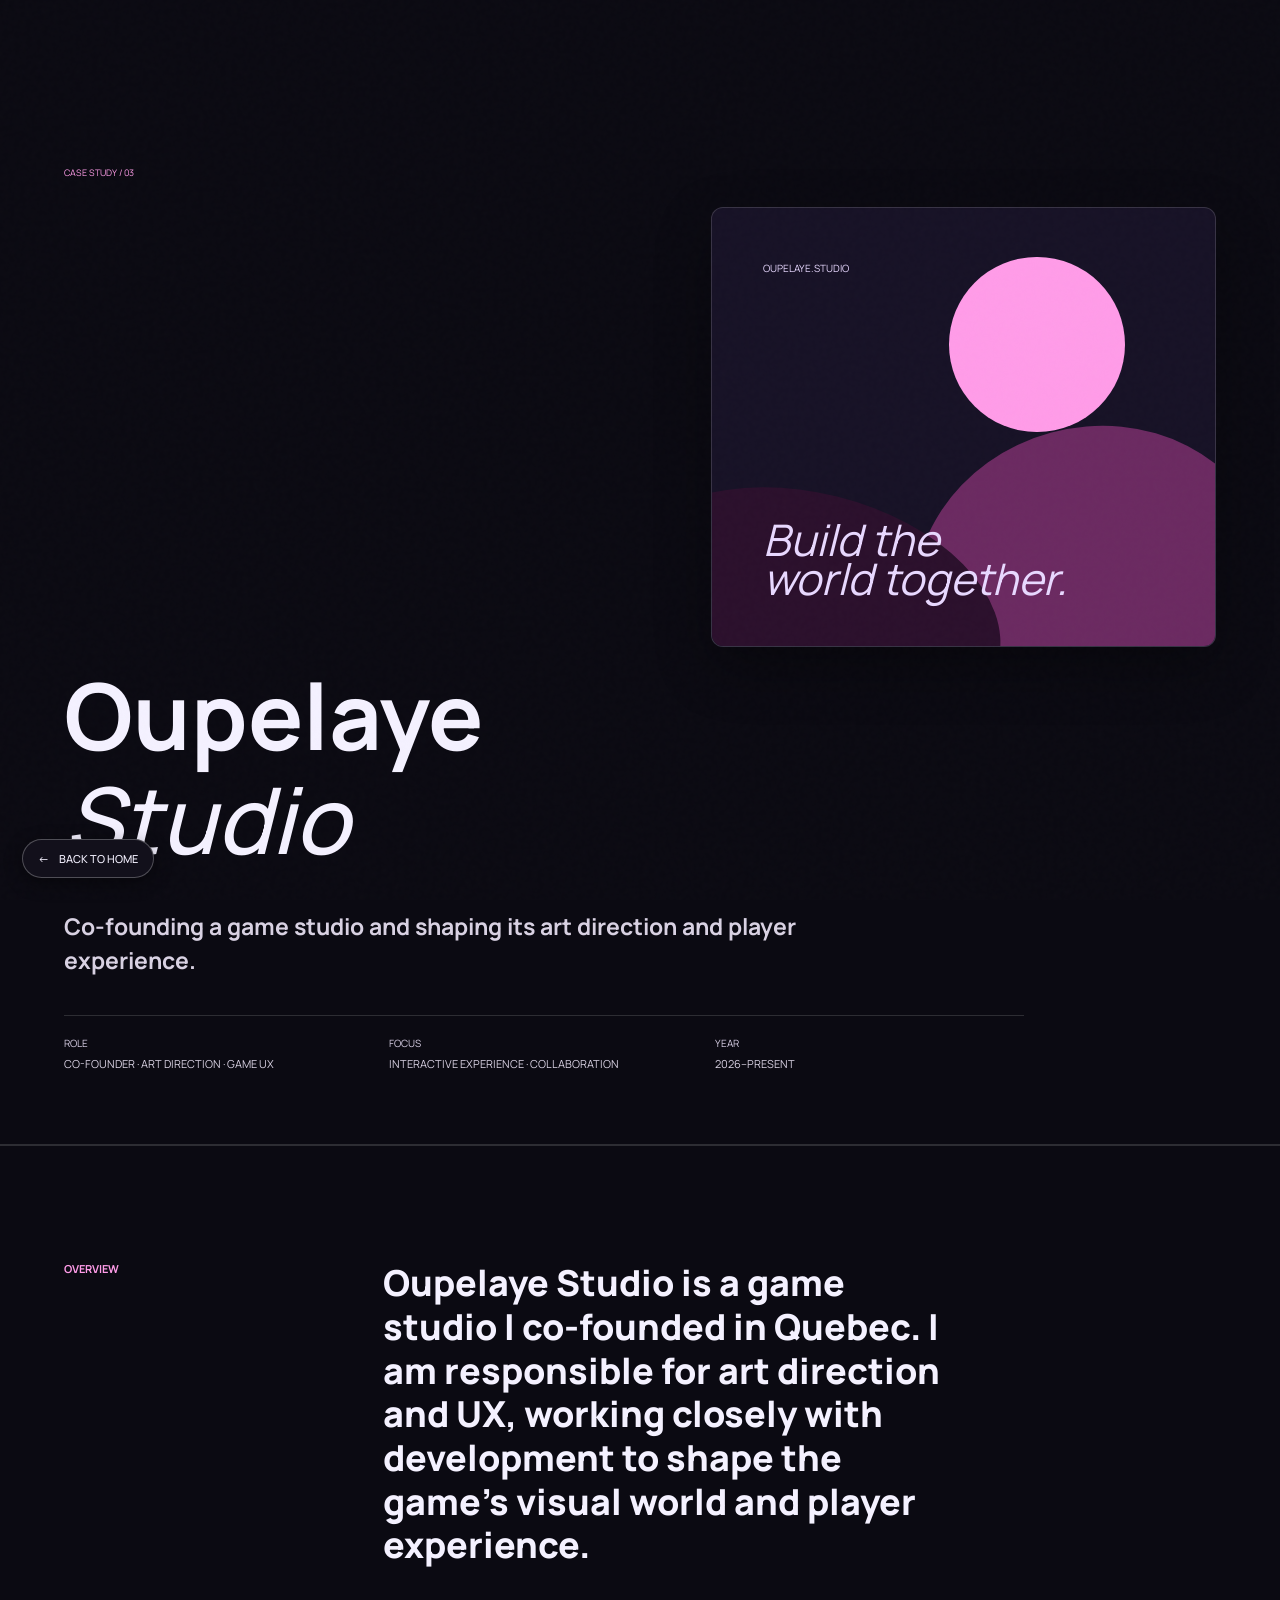
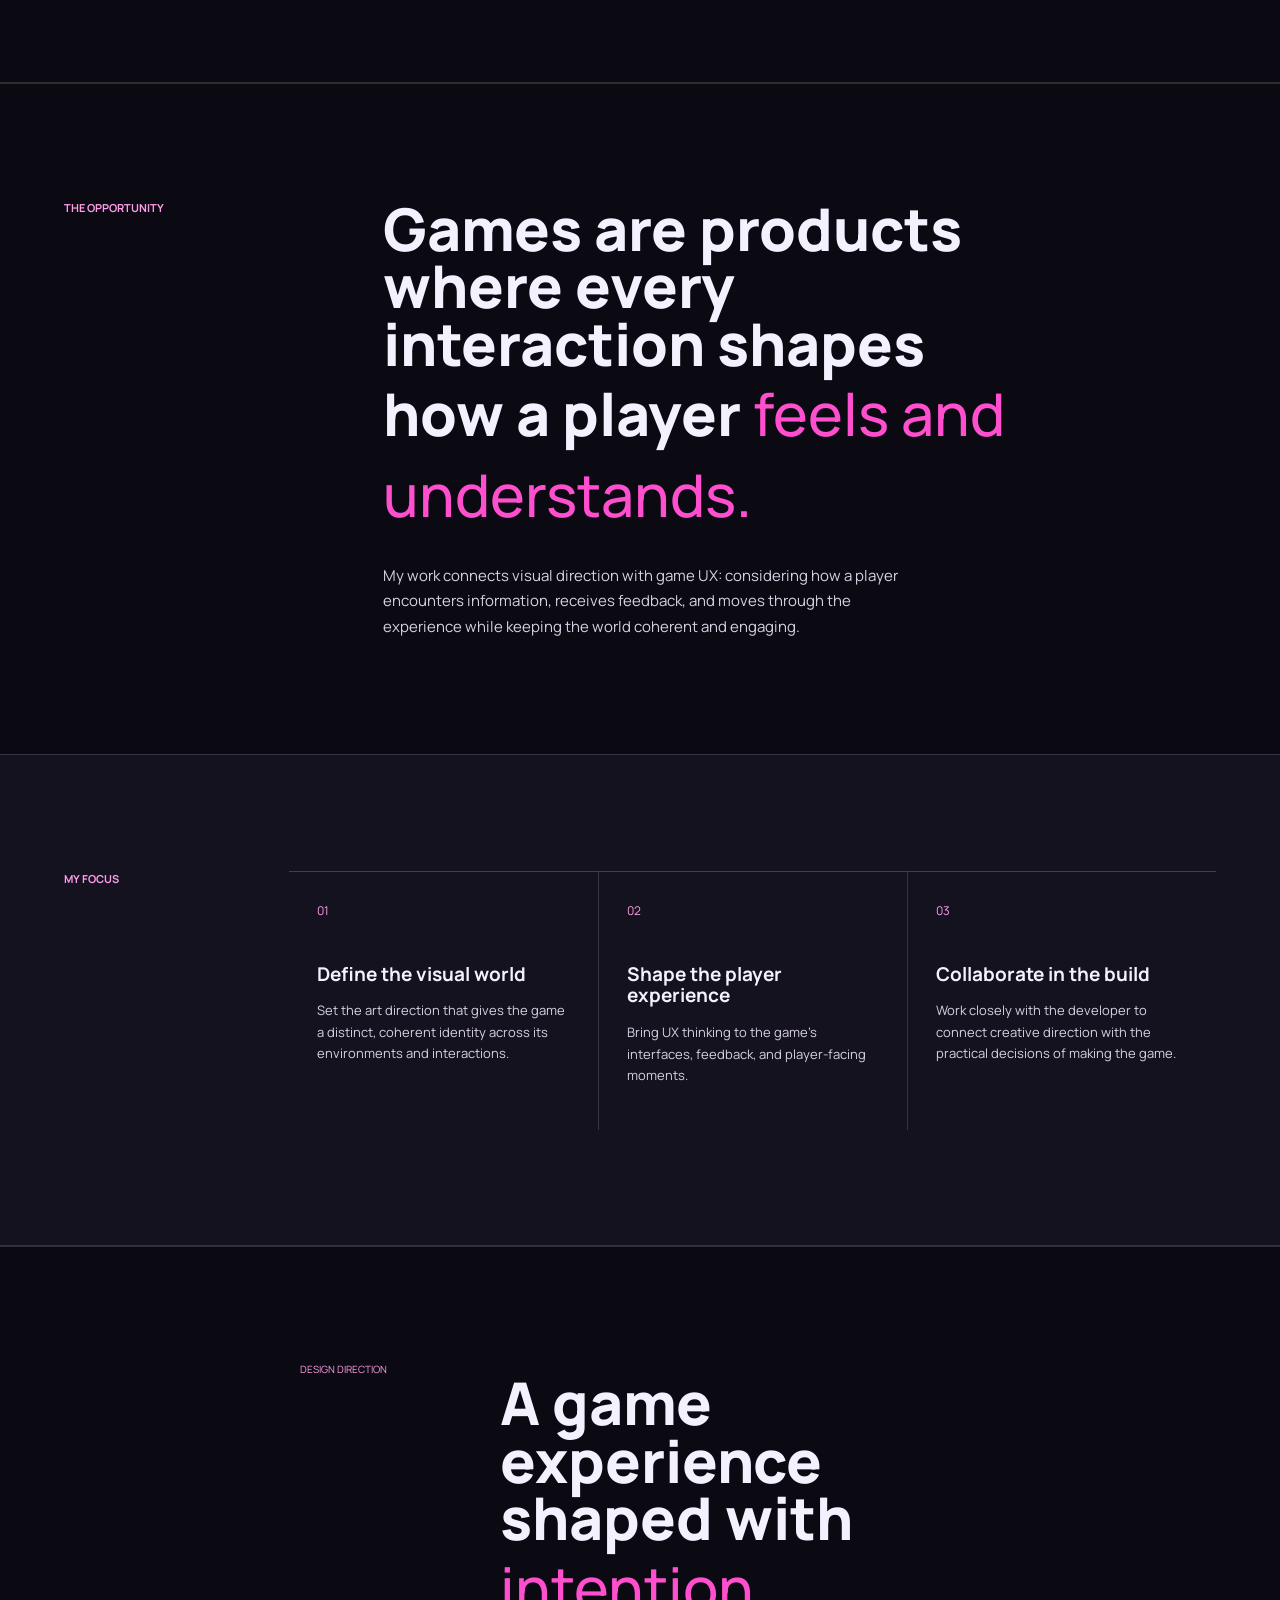
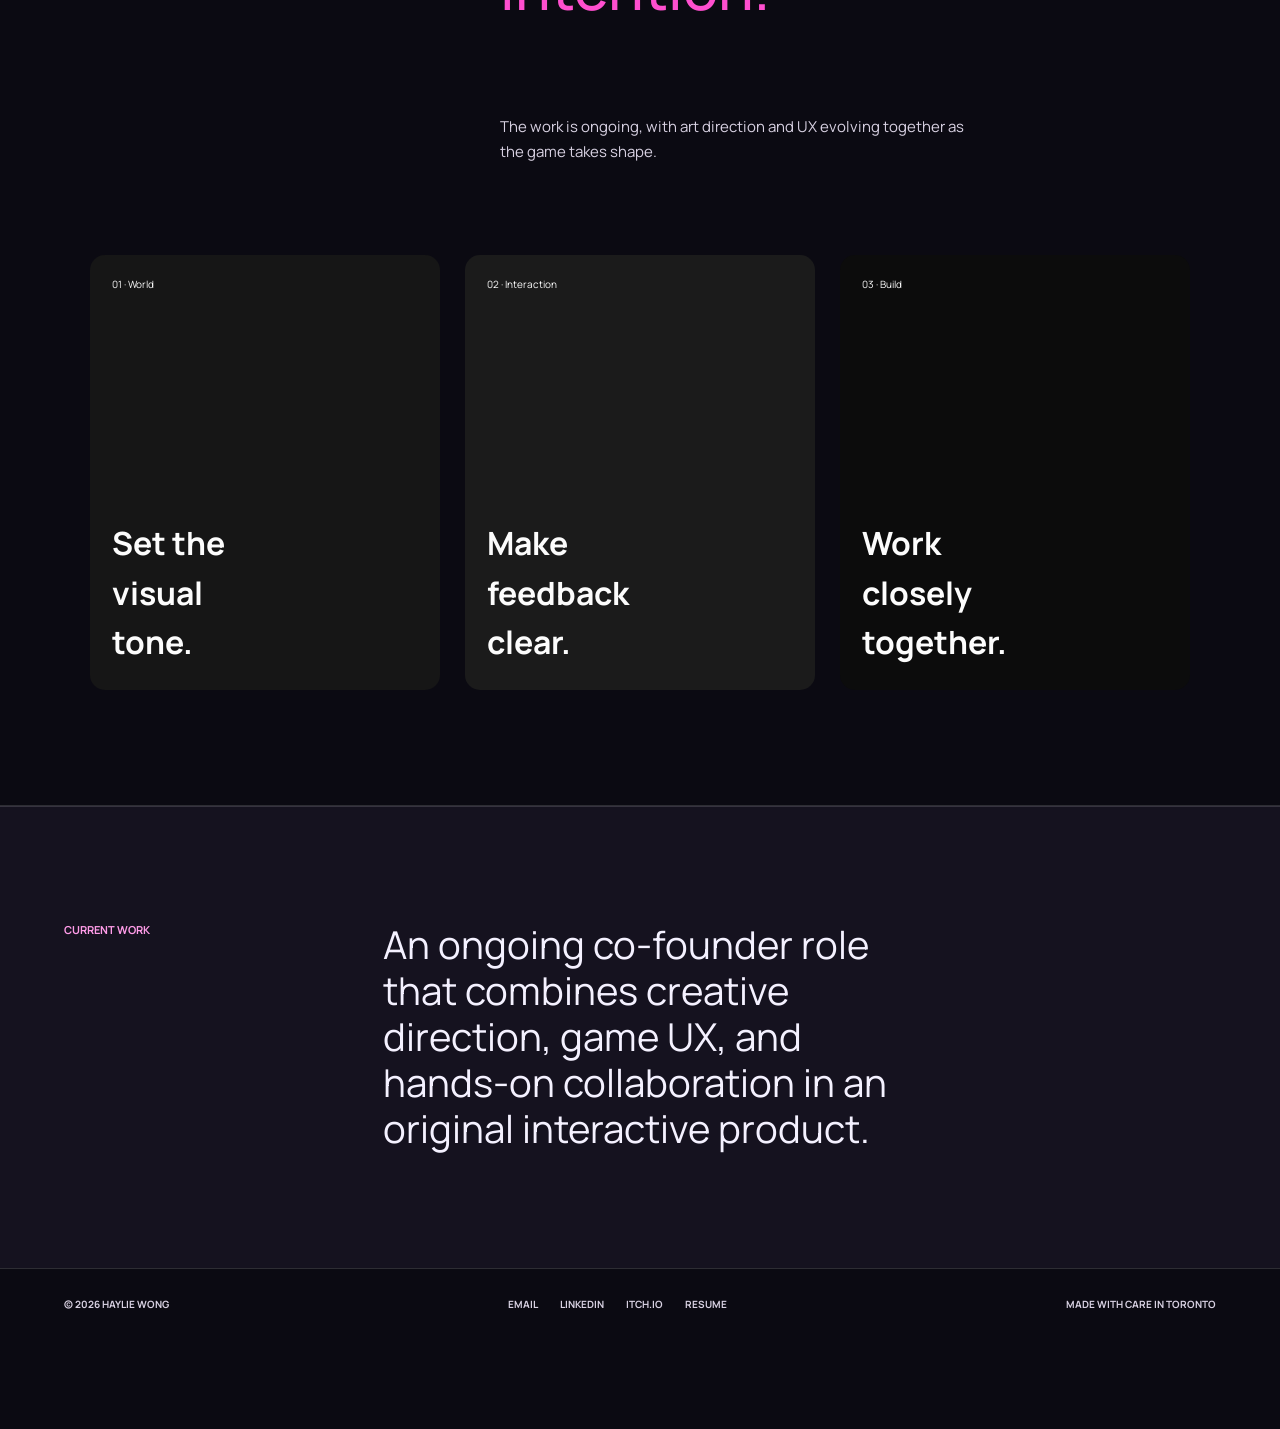
<file: luma.html>
<!doctype html><html lang="en"><head><meta charset="UTF-8" /><meta name="viewport" content="width=device-width, initial-scale=1.0" /><meta name="description" content="Oupelaye Studio game UX and art direction case study by Haylie Wong." /><title>Oupelaye Studio — Haylie Wong</title><link rel="preconnect" href="https://fonts.googleapis.com" /><link rel="preconnect" href="https://fonts.gstatic.com" crossorigin /><link href="https://fonts.googleapis.com/css2?family=Manrope:wght@400;500;600;700;800&display=swap" rel="stylesheet" /><link rel="stylesheet" href="styles.css" /></head><body class="case-page luma-case"><div class="grain" aria-hidden="true"></div><main><section class="case-hero"><button class="back-button" data-back-button>← <span>Back to work</span></button><div class="case-label">Case study / 03</div><h1>Oupelaye<br /><em>Studio</em></h1><p class="case-lede">Co-founding a game studio and shaping its art direction and player experience.</p><div class="case-details"><span><b>Role</b>Co-founder · Art Direction · Game UX</span><span><b>Focus</b>Interactive experience · Collaboration</span><span><b>Year</b>2026–Present</span></div><div class="case-visual luma-case-visual"><div class="luma-moon"></div><p>Build the<br />world together.</p><span>OUPELAYE.STUDIO</span></div></section><section class="case-summary"><span>Overview</span><p>Oupelaye Studio is a game studio I co-founded in Quebec. I am responsible for art direction and UX, working closely with development to shape the game’s visual world and player experience.</p></section><section class="case-section two-column"><span>The opportunity</span><div><h2>Games are products where every interaction shapes how a player <em>feels and understands.</em></h2><p>My work connects visual direction with game UX: considering how a player encounters information, receives feedback, and moves through the experience while keeping the world coherent and engaging.</p></div></section><section class="case-section decisions"><span>My focus</span><div class="decision-list"><article><b>01</b><h3>Define the visual world</h3><p>Set the art direction that gives the game a distinct, coherent identity across its environments and interactions.</p></article><article><b>02</b><h3>Shape the player experience</h3><p>Bring UX thinking to the game’s interfaces, feedback, and player-facing moments.</p></article><article><b>03</b><h3>Collaborate in the build</h3><p>Work closely with the developer to connect creative direction with the practical decisions of making the game.</p></article></div></section><section class="case-showcase luma-showcase"><div class="showcase-copy"><span>Design direction</span><h2>A game experience shaped with <em>intention.</em></h2><p>The work is ongoing, with art direction and UX evolving together as the game takes shape.</p></div><div class="luma-frames"><div><small>01 · World</small><b>Set the visual tone.</b></div><div><small>02 · Interaction</small><b>Make feedback clear.</b></div><div><small>03 · Build</small><b>Work closely together.</b></div></div></section><section class="case-outcome"><span>Current work</span><p>An ongoing co-founder role that combines creative direction, game UX, and hands-on collaboration in an original interactive product.</p><a href="index.html#work">Back to selected work <b>↑</b></a></section></main><script src="script.js"></script></body></html>
</file>
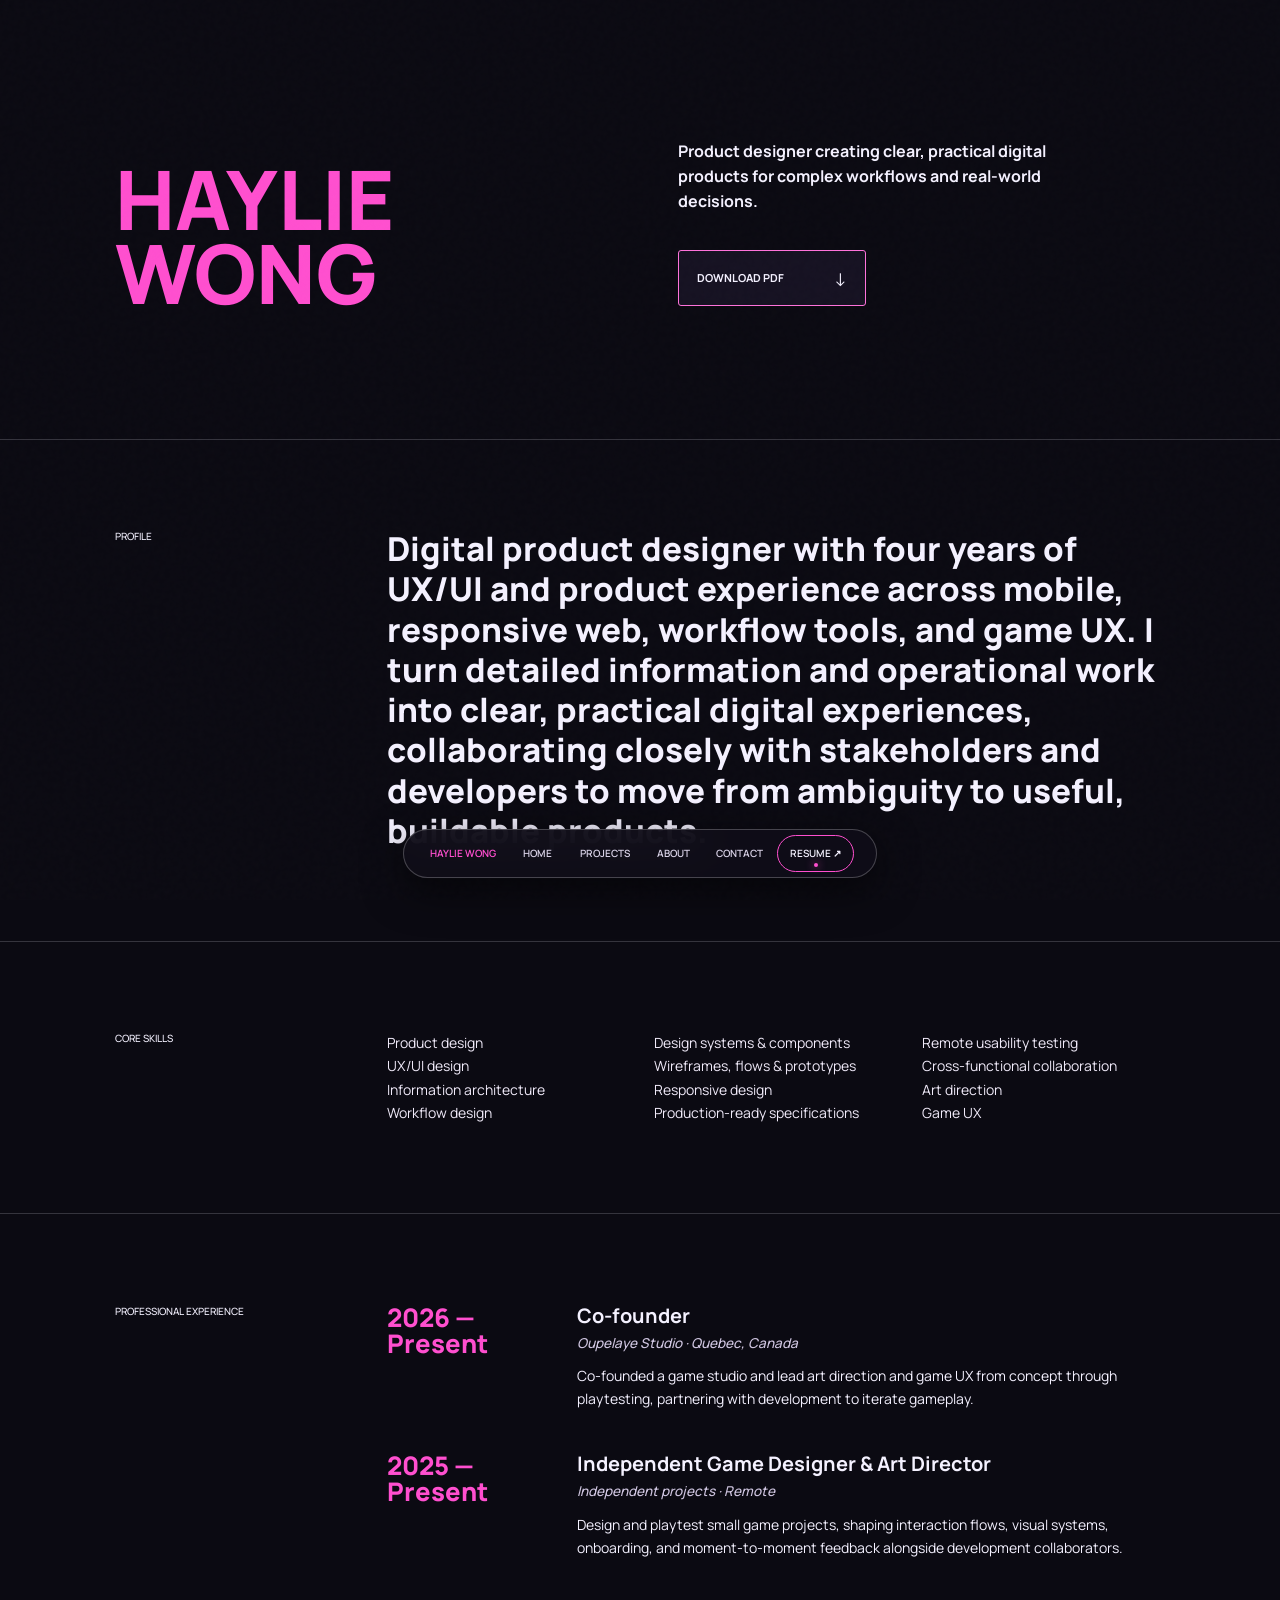
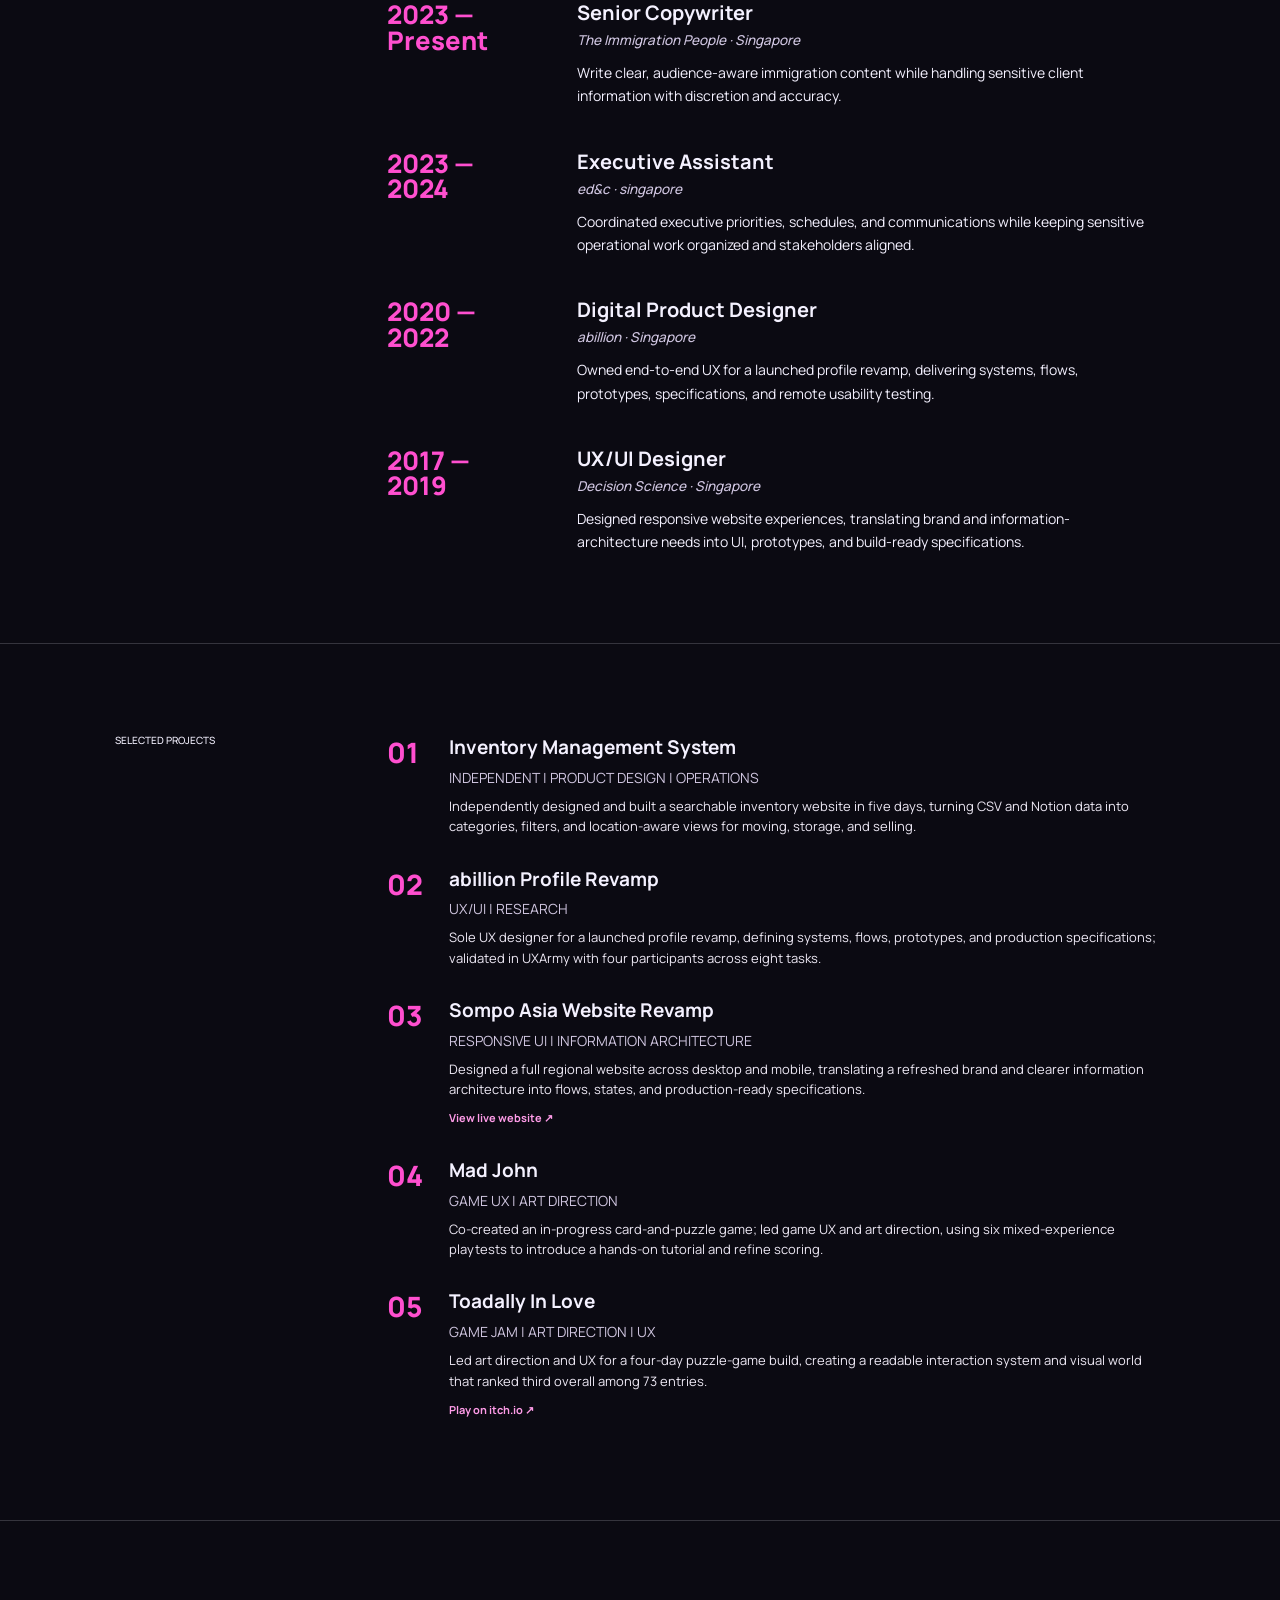
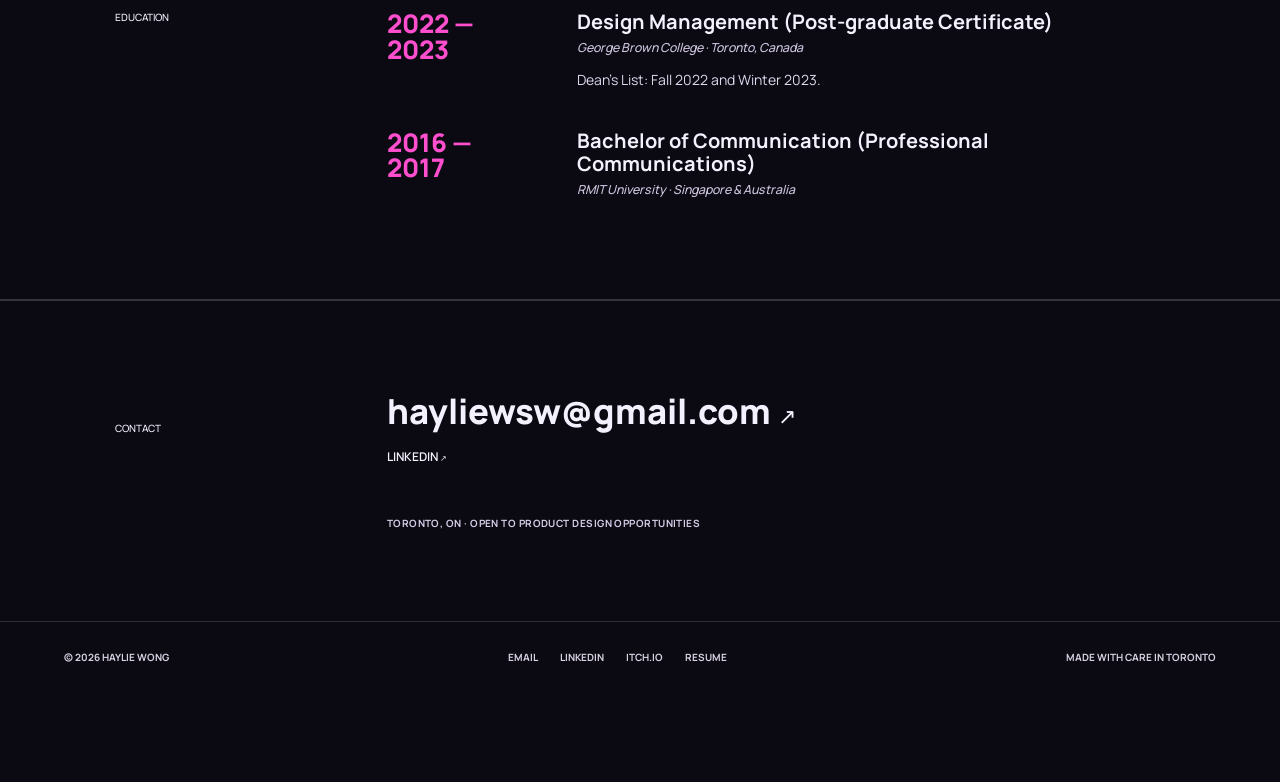
<file: resume.html>
<!doctype html>
<html lang="en"><head><meta charset="UTF-8" /><meta name="viewport" content="width=device-width, initial-scale=1.0" /><meta name="description" content="Resume for Haylie Wong, Product Designer." /><title>Resume — Haylie Wong</title><link rel="preconnect" href="https://fonts.googleapis.com" /><link rel="preconnect" href="https://fonts.gstatic.com" crossorigin /><link href="https://fonts.googleapis.com/css2?family=Manrope:wght@400;500;600;700;800&display=swap" rel="stylesheet" /><link rel="stylesheet" href="styles.css?v=portfolio-20260806" /></head>
<body class="resume-page"><div class="grain" aria-hidden="true"></div><header class="site-header"><a class="wordmark" href="index.html" aria-label="Haylie Wong home">HAYLIE <span>WONG</span></a><button class="menu-toggle" aria-label="Open menu" aria-expanded="false"><span></span><span></span></button><nav class="main-nav" aria-label="Primary navigation"><a href="index.html#work">Projects</a><a href="index.html#about">About</a><a href="index.html#contact">Contact</a><a class="resume-link current" href="resume.html">Resume <span>↗</span></a></nav></header><main>
<section class="resume-hero"><div><h1>HAYLIE<br /><em>WONG</em></h1></div><div class="resume-intro"><p>Product designer creating clear, practical digital products for complex workflows and real-world decisions.</p><a class="download-button" href="output/pdf/Haylie-Wong-Resume.pdf" download>Download PDF <b>↓</b></a></div></section>
<section class="resume-summary resume-block"><span class="eyebrow">Profile</span><p>Digital product designer with four years of UX/UI and product experience across mobile, responsive web, workflow tools, and game UX. I turn detailed information and operational work into clear, practical digital experiences, collaborating closely with stakeholders and developers to move from ambiguity to useful, buildable products.</p></section>
<section class="resume-block experience-block"><span class="eyebrow">Professional Experience</span><div class="resume-entries">
<article><div class="entry-date">2026 — Present</div><div><h2>Co-founder <span>Oupelaye Studio · Quebec, Canada</span></h2><p>Co-founded a game studio and lead art direction and game UX from concept through playtesting, partnering with development to iterate gameplay.</p></div></article>
<article><div class="entry-date">2025 — Present</div><div><h2>Independent Game Designer &amp; Art Director <span>Independent projects · Remote</span></h2><p>Design and playtest small game projects, shaping interaction flows, visual systems, onboarding, and moment-to-moment feedback alongside development collaborators.</p></div></article>
<article><div class="entry-date">2023 — Present</div><div><h2>Senior Copywriter <span>The Immigration People · Singapore</span></h2><p>Write clear, audience-aware immigration content while handling sensitive client information with discretion and accuracy.</p></div></article>
<article><div class="entry-date">2023 — 2024</div><div><h2>Executive Assistant <span>ed&c · Singapore</span></h2><p>Coordinated executive priorities, schedules, and communications while keeping sensitive operational work organized and stakeholders aligned.</p></div></article>
<article><div class="entry-date">2020 — 2022</div><div><h2>Digital Product Designer <span>abillion · Singapore</span></h2><p>Owned end-to-end UX for a launched profile revamp, delivering systems, flows, prototypes, specifications, and remote usability testing.</p></div></article>
<article><div class="entry-date">2017 — 2019</div><div><h2>UX/UI Designer <span>Decision Science · Singapore</span></h2><p>Designed responsive website experiences, translating brand and information-architecture needs into UI, prototypes, and build-ready specifications.</p></div></article>
</div></section>
<section class="resume-block skills-block selected-projects"><span class="eyebrow">Selected Projects</span><div class="resume-project-list">
<article><span class="resume-project-number">01</span><div><h2>Inventory Management System</h2><p>Independent · Product design · Operations</p><span>Independently identified, designed, built, and iterated an inventory website in five days, turning CSV and Notion data into clear categories, filters, and location-aware views for tracking stock and sales.</span></div></article>
<article><span class="resume-project-number">02</span><div><h2>abillion Profile Revamp</h2><p>UX/UI · Research</p><span>Sole UX designer for a launched profile revamp, defining systems, flows, prototypes, and specifications; validated before launch in UXArmy with four participants across eight tasks.</span></div></article>
<article><span class="resume-project-number">03</span><div><h2>Sompo Asia Website Revamp</h2><p>Responsive UI · Information architecture</p><span>Designed a full regional website across desktop and mobile, translating a refreshed brand and clearer information architecture into flows, states, and production-ready specifications. <a class="resume-project-link" href="https://www.sompo-apac.com/" target="_blank" rel="noreferrer">View the live website ↗</a></span></div></article>
<article><span class="resume-project-number">04</span><div><h2>Mad John</h2><p>Game UX · Art direction</p><span>Co-created an in-progress card-and-puzzle game; led game UX and art direction, using six mixed-experience playtests to introduce a hands-on tutorial and refine scoring.</span></div></article>
<article><span class="resume-project-number">05</span><div><h2>Toadally In Love</h2><p>Game jam · Art direction · UX</p><span>Led art direction and UX for a four-day puzzle-game build, creating a readable interaction system and visual world that ranked third overall among 73 entries. <a class="resume-project-link" href="https://szzzeler.itch.io/toadally-in-love" target="_blank" rel="noreferrer">Play on itch.io ↗</a></span></div></article>
</div></section>
<section class="resume-block skills-block"><span class="eyebrow">Education</span><div><p><strong>Design Management</strong><br />Post-graduate certificate<br />George Brown College<br />Toronto, Canada · 2022–2023<br />Dean’s List: Fall 2022, Winter 2023</p><p><strong>Professional Communications</strong><br />Bachelor of Communication<br />RMIT University<br />Singapore & Australia · 2016–2017</p></div></section>
<section class="resume-contact"><span class="eyebrow">Contact</span><div><a href="mailto:hayliewsw@gmail.com">hayliewsw@gmail.com <b>↗</b></a><a class="linkedin-link" href="https://www.linkedin.com/in/hayliewsw/" target="_blank" rel="noreferrer">LinkedIn <b>↗</b></a></div><span>Toronto, ON · Open to product design opportunities</span></section>
</main><script src="script.js?v=portfolio-20260807"></script></body></html>
</file>
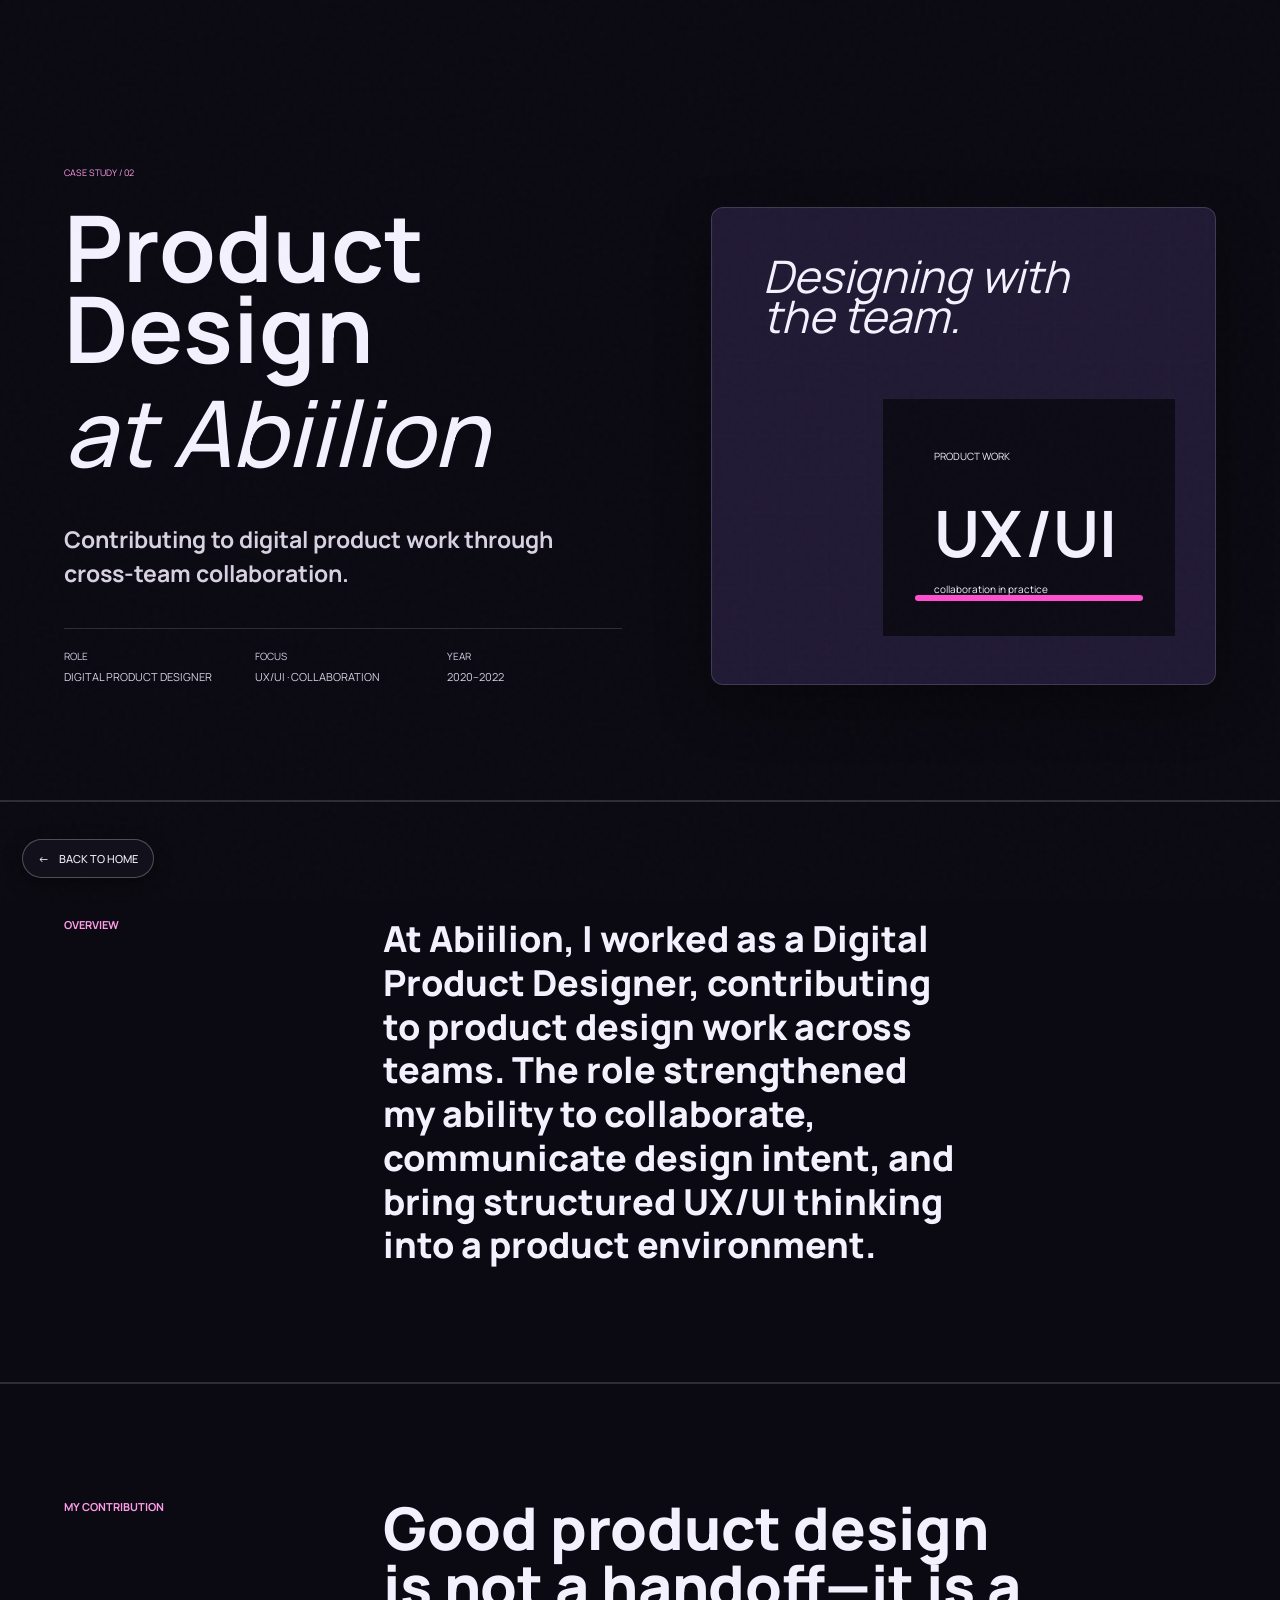
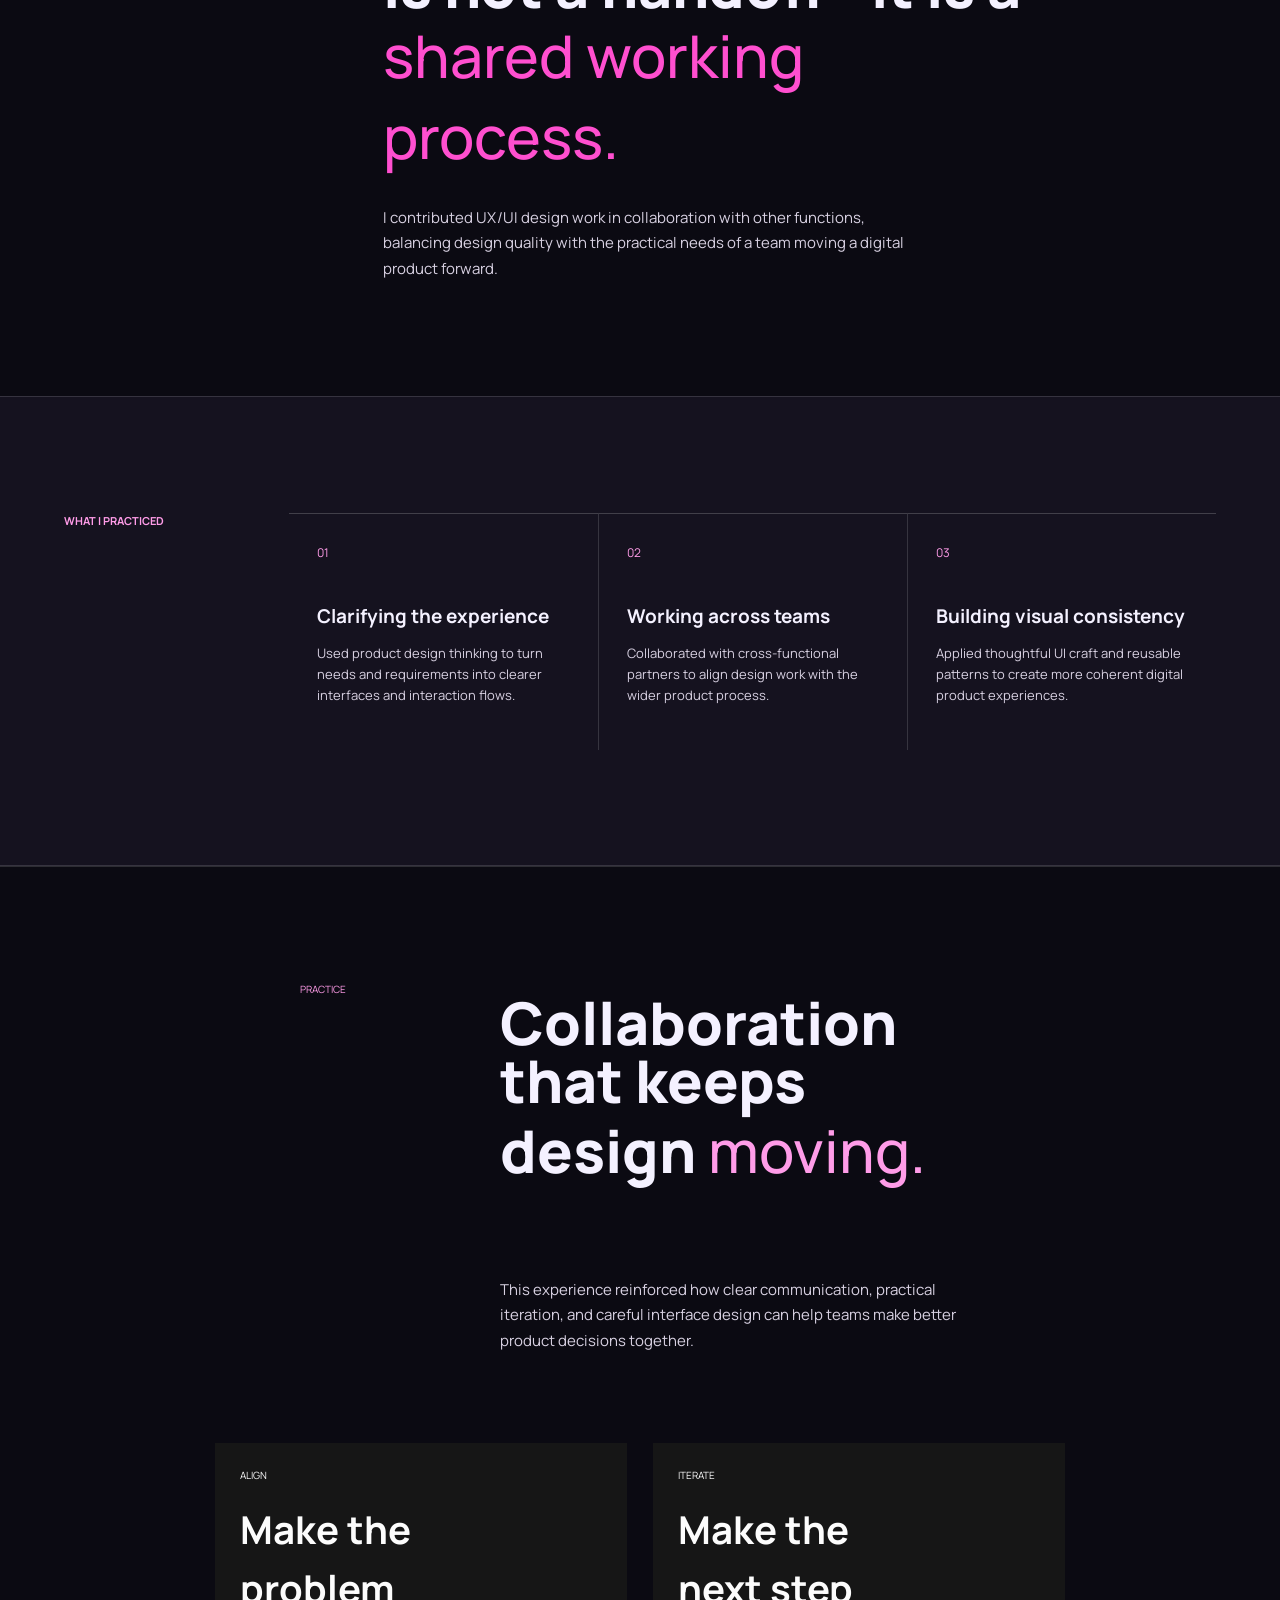
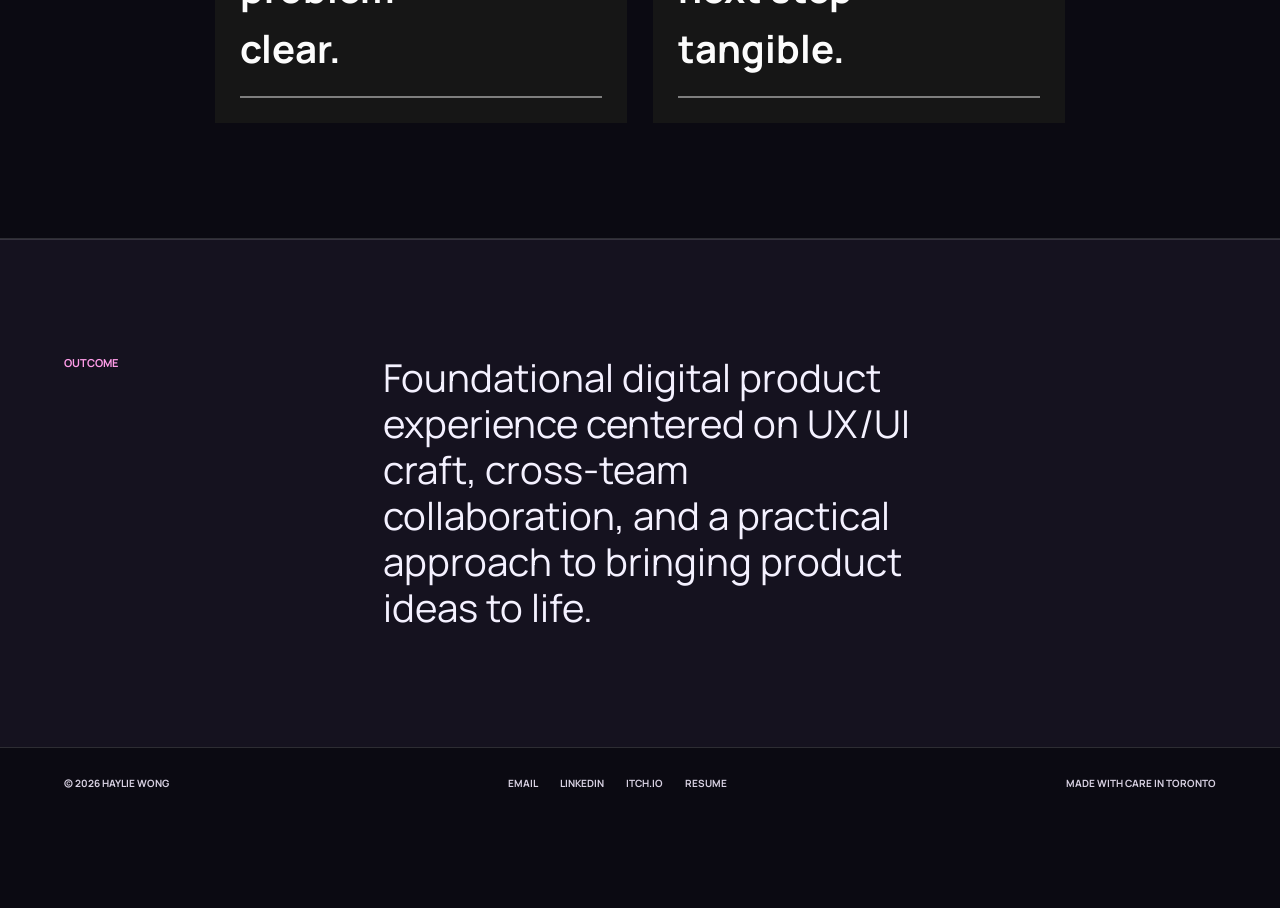
<file: signal-studio.html>
<!doctype html><html lang="en"><head><meta charset="UTF-8" /><meta name="viewport" content="width=device-width, initial-scale=1.0" /><meta name="description" content="Abiilion product design experience by Haylie Wong." /><title>Product Design at Abiilion — Haylie Wong</title><link rel="preconnect" href="https://fonts.googleapis.com" /><link rel="preconnect" href="https://fonts.gstatic.com" crossorigin /><link href="https://fonts.googleapis.com/css2?family=Manrope:wght@400;500;600;700;800&display=swap" rel="stylesheet" /><link rel="stylesheet" href="styles.css" /></head><body class="case-page signal-case"><div class="grain" aria-hidden="true"></div><main><section class="case-hero"><button class="back-button" data-back-button>← <span>Back to work</span></button><div class="case-label">Case study / 02</div><h1>Product Design<br /><em>at Abiilion</em></h1><p class="case-lede">Contributing to digital product work through cross-team collaboration.</p><div class="case-details"><span><b>Role</b>Digital Product Designer</span><span><b>Focus</b>UX/UI · Collaboration</span><span><b>Year</b>2020–2022</span></div><div class="case-visual signal-case-visual"><p>Designing with<br />the team.</p><div class="signal-case-panel"><small>PRODUCT WORK</small><b>UX/UI</b><span>collaboration in practice</span><i></i></div></div></section><section class="case-summary"><span>Overview</span><p>At Abiilion, I worked as a Digital Product Designer, contributing to product design work across teams. The role strengthened my ability to collaborate, communicate design intent, and bring structured UX/UI thinking into a product environment.</p></section><section class="case-section two-column"><span>My contribution</span><div><h2>Good product design is not a handoff—it is a <em>shared working process.</em></h2><p>I contributed UX/UI design work in collaboration with other functions, balancing design quality with the practical needs of a team moving a digital product forward.</p></div></section><section class="case-section decisions"><span>What I practiced</span><div class="decision-list"><article><b>01</b><h3>Clarifying the experience</h3><p>Used product design thinking to turn needs and requirements into clearer interfaces and interaction flows.</p></article><article><b>02</b><h3>Working across teams</h3><p>Collaborated with cross-functional partners to align design work with the wider product process.</p></article><article><b>03</b><h3>Building visual consistency</h3><p>Applied thoughtful UI craft and reusable patterns to create more coherent digital product experiences.</p></article></div></section><section class="case-showcase signal-showcase"><div class="showcase-copy"><span>Practice</span><h2>Collaboration that keeps design <em>moving.</em></h2><p>This experience reinforced how clear communication, practical iteration, and careful interface design can help teams make better product decisions together.</p></div><div class="signal-boards"><div><small>ALIGN</small><b>Make the problem clear.</b><i></i></div><div><small>ITERATE</small><b>Make the next step tangible.</b><i></i></div></div></section><section class="case-outcome"><span>Outcome</span><p>Foundational digital product experience centered on UX/UI craft, cross-team collaboration, and a practical approach to bringing product ideas to life.</p><a href="luma.html">Next case study <b>→</b></a></section></main><script src="script.js"></script></body></html>
</file>
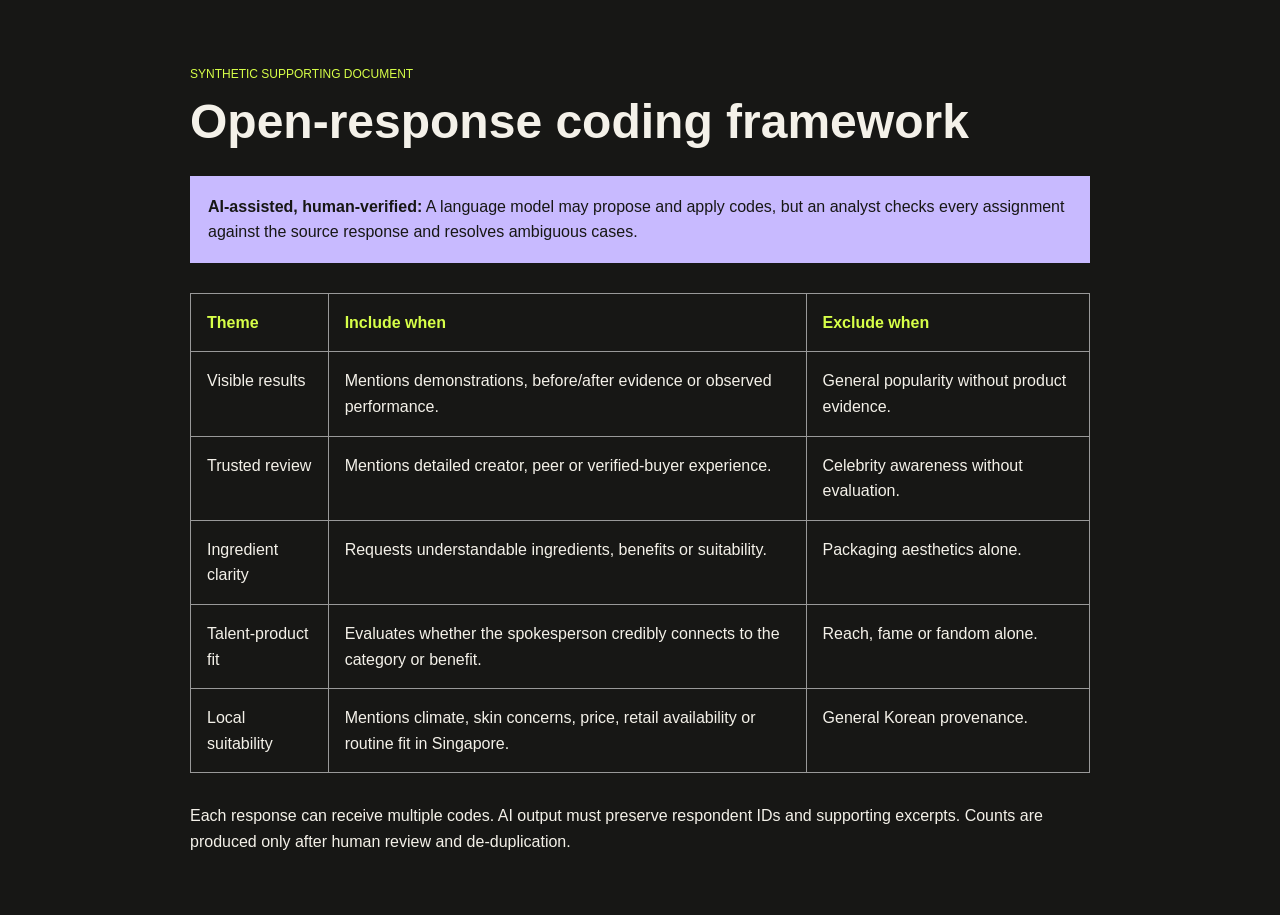
<file: assets/research/kbeauty-analysis-codebook.html>
<!doctype html><html lang="en"><head><meta charset="UTF-8"><meta name="viewport" content="width=device-width,initial-scale=1"><title>Analysis Codebook — The Trust Edit</title><style>body{max-width:900px;margin:60px auto;padding:0 24px;background:#171715;color:#f4f1e9;font:16px/1.6 Arial,sans-serif}h1{font-size:48px;line-height:1;margin:12px 0 30px}.label{color:#d7ff48;text-transform:uppercase;font-size:12px}table{width:100%;border-collapse:collapse;margin:30px 0}th,td{text-align:left;vertical-align:top;padding:16px;border:1px solid #999}th{color:#d7ff48}.note{padding:18px;background:#c8baff;color:#171715}</style></head><body><span class="label">Synthetic supporting document</span><h1>Open-response coding framework</h1><p class="note"><strong>AI-assisted, human-verified:</strong> A language model may propose and apply codes, but an analyst checks every assignment against the source response and resolves ambiguous cases.</p><table><thead><tr><th>Theme</th><th>Include when</th><th>Exclude when</th></tr></thead><tbody><tr><td>Visible results</td><td>Mentions demonstrations, before/after evidence or observed performance.</td><td>General popularity without product evidence.</td></tr><tr><td>Trusted review</td><td>Mentions detailed creator, peer or verified-buyer experience.</td><td>Celebrity awareness without evaluation.</td></tr><tr><td>Ingredient clarity</td><td>Requests understandable ingredients, benefits or suitability.</td><td>Packaging aesthetics alone.</td></tr><tr><td>Talent-product fit</td><td>Evaluates whether the spokesperson credibly connects to the category or benefit.</td><td>Reach, fame or fandom alone.</td></tr><tr><td>Local suitability</td><td>Mentions climate, skin concerns, price, retail availability or routine fit in Singapore.</td><td>General Korean provenance.</td></tr></tbody></table><p>Each response can receive multiple codes. AI output must preserve respondent IDs and supporting excerpts. Counts are produced only after human review and de-duplication.</p></body></html>
</file>
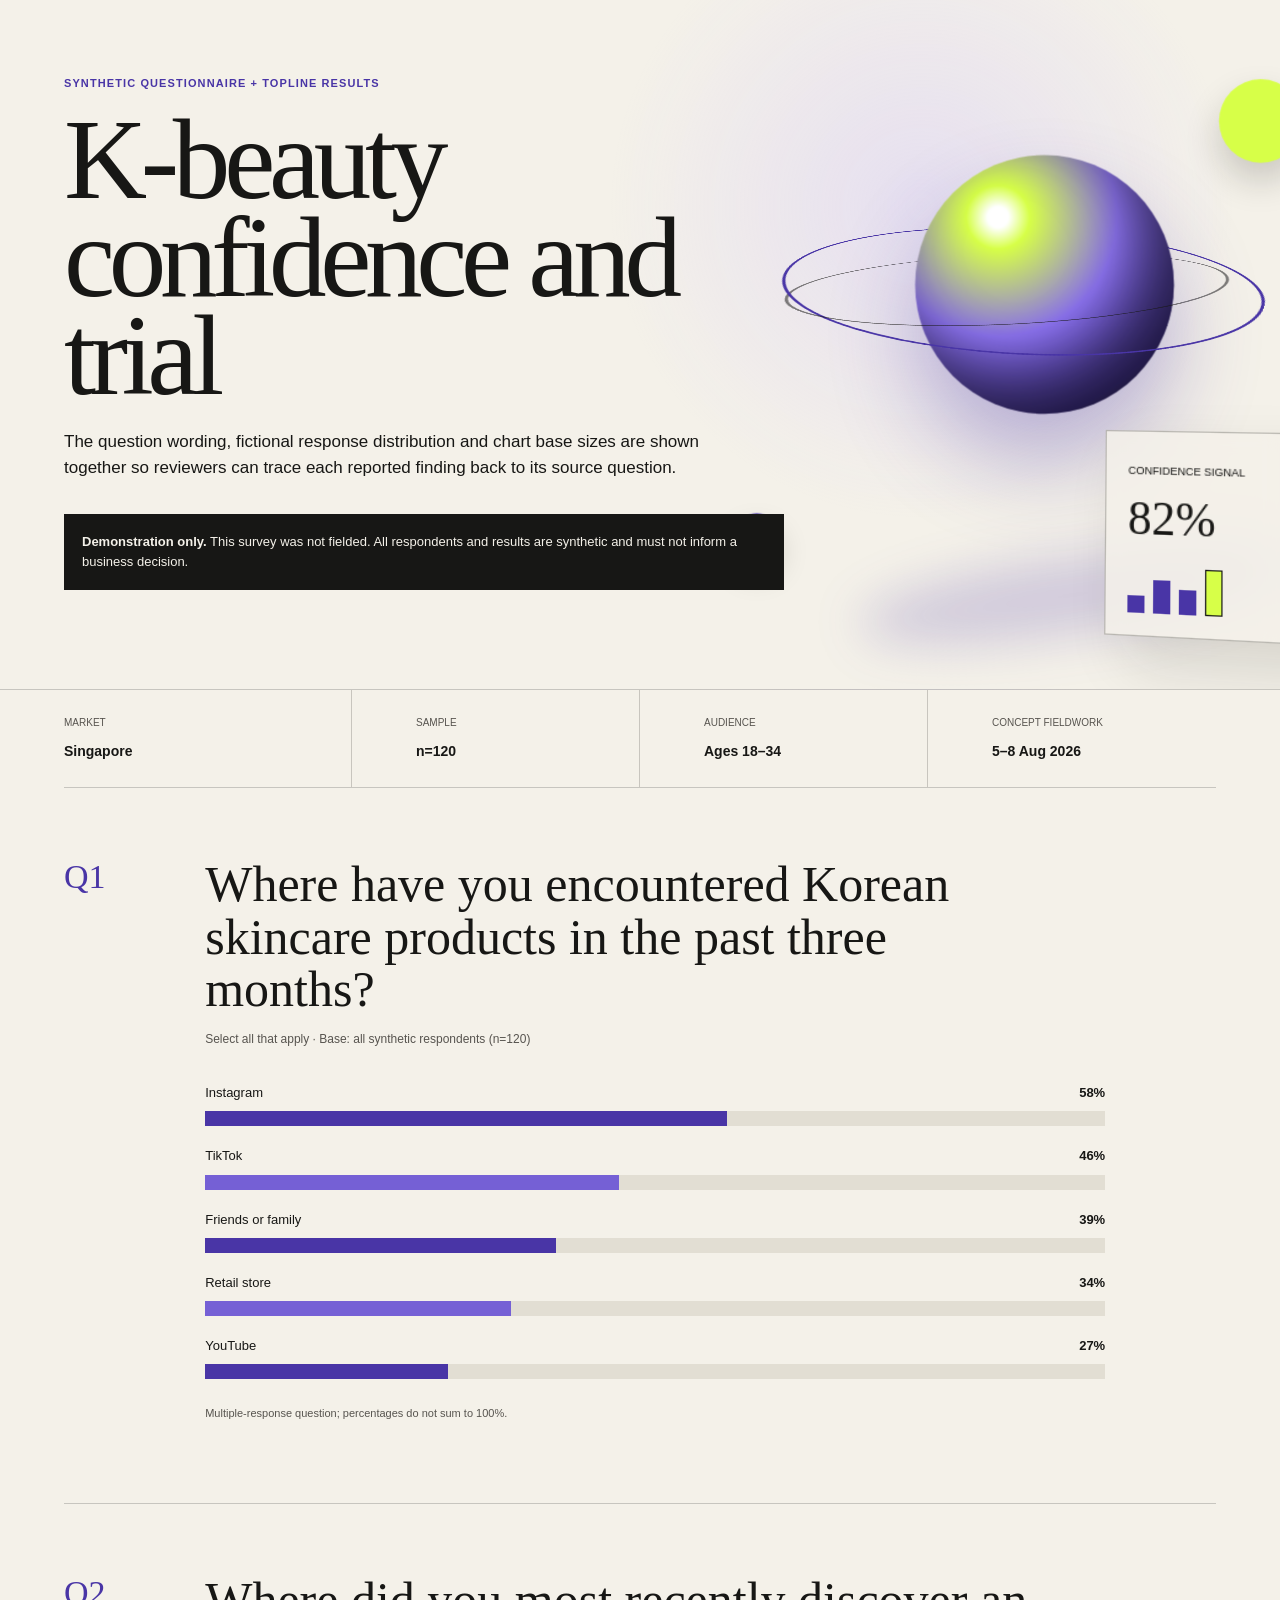
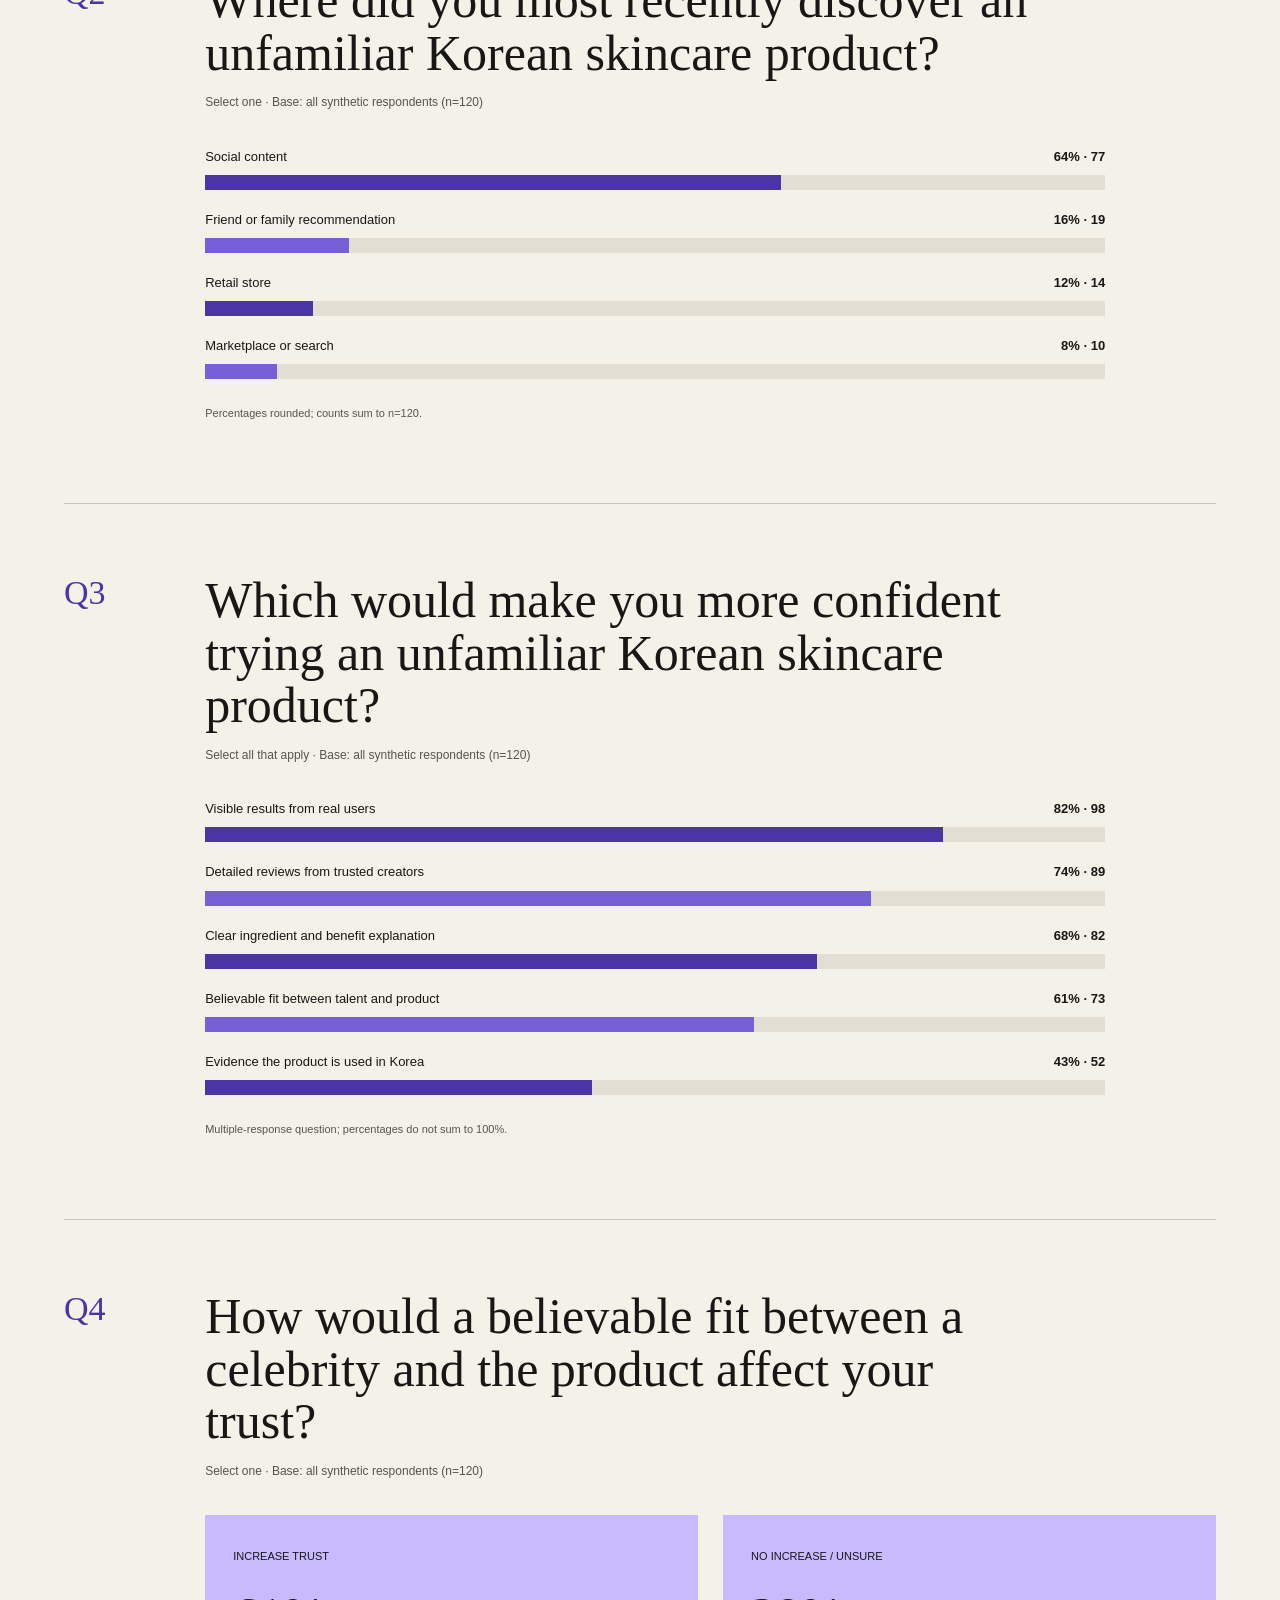
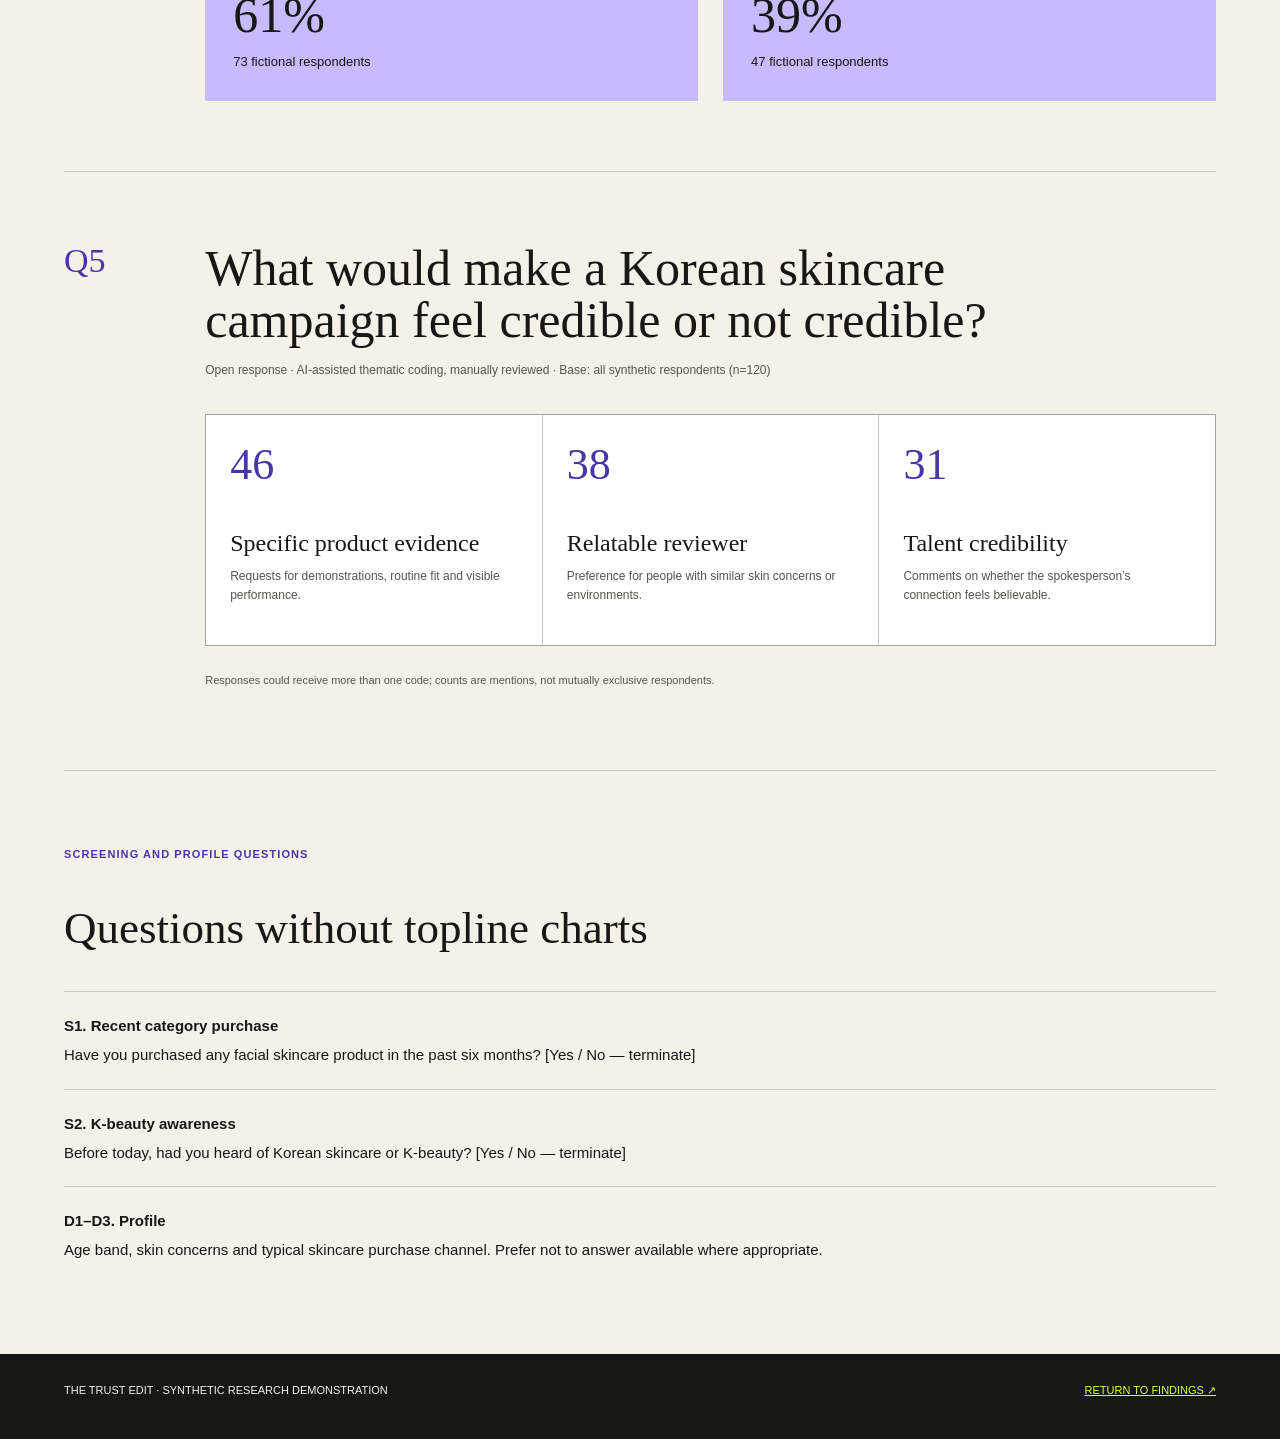
<file: assets/research/kbeauty-survey-instrument.html>
<!doctype html>
<html lang="en">
  <head>
    <meta charset="UTF-8" />
    <meta name="viewport" content="width=device-width, initial-scale=1" />
    <title>Questionnaire & Topline Results — The Trust Edit</title>
    <style>
      :root{--ink:#171715;--paper:#f4f1e9;--purple:#4935a6;--lav:#c8baff;--acid:#d7ff48;--line:#17171533}*{box-sizing:border-box}body{margin:0;background:var(--paper);color:var(--ink);font:15px/1.55 Arial,sans-serif}header,main,footer{padding-right:5vw;padding-left:5vw}header{padding-top:70px;padding-bottom:55px;border-bottom:1px solid var(--line)}.label{font-size:11px;font-weight:700;text-transform:uppercase;letter-spacing:.1em;color:var(--purple)}h1{max-width:900px;margin:18px 0 24px;font:400 clamp(52px,9vw,120px)/.85 Georgia,serif;letter-spacing:-.055em}header>p{max-width:660px;margin:0;font-size:17px}.note{margin:32px 0 0;padding:18px;background:var(--ink);color:var(--paper);font-size:13px}.study-meta{display:grid;grid-template-columns:repeat(4,1fr);border-bottom:1px solid var(--line)}.study-meta div{padding:25px 5vw;border-right:1px solid var(--line)}.study-meta div:first-child{padding-left:0}.study-meta div:last-child{border:0}.study-meta span{display:block;margin-bottom:8px;font-size:10px;text-transform:uppercase;color:#57544f}.study-meta b{font-size:14px}.question{display:grid;grid-template-columns:90px 1fr;gap:4vw;padding:70px 0;border-bottom:1px solid var(--line)}.q-number{font:400 34px Georgia,serif;color:var(--purple)}.q-content h2{max-width:850px;margin:0;font:400 clamp(29px,4vw,50px)/1.05 Georgia,serif}.instruction{margin:14px 0 35px;color:#57544f;font-size:12px}.bars{max-width:900px}.bar{margin:20px 0}.bar-head{display:flex;justify-content:space-between;gap:30px;margin-bottom:8px}.bar-head span{font-size:13px}.bar-head b{font-size:13px}.track{height:15px;background:#e2ded3}.fill{height:100%;background:var(--purple);width:var(--value)}.bar:nth-child(2n) .fill{background:#7560d5}.chart-note{margin-top:26px;font-size:11px;color:#57544f}.split{display:grid;grid-template-columns:repeat(2,1fr);gap:25px}.callout{padding:28px;background:var(--lav)}.callout span{font-size:11px;text-transform:uppercase}.callout b{display:block;margin:20px 0 8px;font:400 50px Georgia,serif}.callout p{margin:0;font-size:13px}.open-themes{display:grid;grid-template-columns:repeat(3,1fr);gap:1px;background:var(--line);border:1px solid var(--line)}.open-themes article{min-height:230px;padding:24px;background:#fff}.open-themes b{font:400 44px Georgia,serif;color:var(--purple)}.open-themes h3{margin:40px 0 10px;font:400 24px Georgia,serif}.open-themes p{margin:0;color:#57544f;font-size:12px}.screeners{padding:70px 0}.screeners h2{font:400 45px Georgia,serif}.screeners article{padding:22px 0;border-top:1px solid var(--line)}.screeners strong{display:block;margin-bottom:6px}footer{display:flex;justify-content:space-between;padding-top:28px;padding-bottom:40px;background:var(--ink);color:var(--paper);font-size:11px;text-transform:uppercase}footer a{color:var(--acid)}
      .hero-header{--rx:0deg;--ry:0deg;--px:0px;--py:0px;position:relative;min-height:690px;overflow:hidden;isolation:isolate;background:radial-gradient(circle at 72% 30%,#c8baff55,transparent 30%),var(--paper)}.hero-copy{position:relative;z-index:3}.hero-header h1{max-width:760px}.hero-header>p{position:relative;z-index:3}.hero-header .note{position:relative;z-index:3;max-width:720px}.header-scene{position:absolute;z-index:1;right:-4vw;top:10px;width:min(48vw,650px);height:650px;perspective:1100px;pointer-events:none}.scene-stage{position:absolute;inset:0;transform-style:preserve-3d;transform:rotateX(var(--rx)) rotateY(var(--ry));transition:transform .16s ease-out}.scene-core{position:absolute;left:34%;top:25%;width:38%;aspect-ratio:1;border-radius:50%;background:radial-gradient(circle at 32% 24%,#fff 0 4%,#d7ff48 12%,#8b72ee 45%,#312080 78%,#171715 100%);box-shadow:inset -25px -30px 55px #17171588,0 45px 80px #4935a655;transform:translateZ(110px)}.scene-ring{position:absolute;left:11%;top:15%;width:76%;height:54%;border:3px solid #4935a6;border-radius:50%;transform-style:preserve-3d}.ring-a{transform:translateZ(45px) rotateX(68deg) rotateZ(calc(18deg + var(--ry)))}.ring-b{border-color:#17171588;transform:translateZ(10px) rotateX(77deg) rotateZ(-35deg);animation:ring-turn 16s linear infinite}.scene-dot{position:absolute;border-radius:50%;box-shadow:0 15px 30px #17171533}.dot-a{right:12%;top:17%;width:70px;height:70px;background:var(--acid);transform:translateZ(180px) translate(var(--px),var(--py))}.dot-b{left:6%;bottom:18%;width:42px;height:42px;background:var(--purple);transform:translateZ(75px) translate(calc(0px - var(--px)),calc(0px - var(--py)))}.scene-card{position:absolute;right:2%;bottom:12%;width:230px;padding:18px;background:#f4f1e9dd;border:1px solid #17171544;box-shadow:18px 22px 45px #17171522;backdrop-filter:blur(10px);transform:translateZ(210px) rotateY(-11deg) rotateX(4deg) translate(var(--px),var(--py))}.scene-card span{font-size:9px;text-transform:uppercase}.scene-card b{display:block;margin:7px 0 13px;font:400 39px Georgia,serif}.mini-bars{display:flex;align-items:end;gap:7px;height:42px}.mini-bars i{display:block;width:14px;background:var(--purple)}.mini-bars i:nth-child(1){height:34%}.mini-bars i:nth-child(2){height:66%}.mini-bars i:nth-child(3){height:48%}.mini-bars i:nth-child(4){height:88%;background:var(--acid);border:1px solid #171715}.scene-shadow{position:absolute;right:7%;bottom:4%;width:70%;height:12%;border-radius:50%;background:#4935a633;filter:blur(24px);transform:rotate(-8deg)}@keyframes ring-turn{to{transform:translateZ(10px) rotateX(77deg) rotateZ(325deg)}}
      @media(max-width:720px){.study-meta{grid-template-columns:repeat(2,1fr)}.question{grid-template-columns:1fr;padding:55px 0}.split,.open-themes{grid-template-columns:1fr}.study-meta div{padding:20px 5vw}.study-meta div:first-child{padding-left:5vw}.bar-head span{max-width:75%}footer{display:block}footer a{display:block;margin-top:12px}.hero-header{min-height:760px;padding-top:55px}.hero-header h1{font-size:18vw;max-width:90%}.header-scene{right:-35vw;top:235px;width:105vw;height:520px;opacity:.86}.scene-card{right:17%;bottom:10%;width:190px}.hero-header .note{margin-top:300px}.dot-a{width:52px;height:52px}}
      @media(prefers-reduced-motion:reduce){.scene-stage{transform:none;transition:none}.ring-b{animation:none}}
    </style>
  </head>
  <body>
    <header class="hero-header">
      <div class="hero-copy"><span class="label">Synthetic questionnaire + topline results</span>
      <h1>K-beauty confidence and trial</h1></div>
      <p>The question wording, fictional response distribution and chart base sizes are shown together so reviewers can trace each reported finding back to its source question.</p>
      <p class="note"><strong>Demonstration only.</strong> This survey was not fielded. All respondents and results are synthetic and must not inform a business decision.</p>
      <div class="header-scene" aria-hidden="true"><div class="scene-stage"><div class="scene-shadow"></div><div class="scene-ring ring-a"></div><div class="scene-ring ring-b"></div><div class="scene-core"></div><div class="scene-dot dot-a"></div><div class="scene-dot dot-b"></div><div class="scene-card"><span>Confidence signal</span><b>82%</b><div class="mini-bars"><i></i><i></i><i></i><i></i></div></div></div></div>
    </header>
    <main>
      <section class="study-meta" aria-label="Study details">
        <div><span>Market</span><b>Singapore</b></div><div><span>Sample</span><b>n=120</b></div><div><span>Audience</span><b>Ages 18–34</b></div><div><span>Concept fieldwork</span><b>5–8 Aug 2026</b></div>
      </section>

      <section class="question">
        <div class="q-number">Q1</div>
        <div class="q-content"><h2>Where have you encountered Korean skincare products in the past three months?</h2><p class="instruction">Select all that apply · Base: all synthetic respondents (n=120)</p><div class="bars">
          <div class="bar"><div class="bar-head"><span>Instagram</span><b>58%</b></div><div class="track"><div class="fill" style="--value:58%"></div></div></div>
          <div class="bar"><div class="bar-head"><span>TikTok</span><b>46%</b></div><div class="track"><div class="fill" style="--value:46%"></div></div></div>
          <div class="bar"><div class="bar-head"><span>Friends or family</span><b>39%</b></div><div class="track"><div class="fill" style="--value:39%"></div></div></div>
          <div class="bar"><div class="bar-head"><span>Retail store</span><b>34%</b></div><div class="track"><div class="fill" style="--value:34%"></div></div></div>
          <div class="bar"><div class="bar-head"><span>YouTube</span><b>27%</b></div><div class="track"><div class="fill" style="--value:27%"></div></div></div>
        </div><p class="chart-note">Multiple-response question; percentages do not sum to 100%.</p></div>
      </section>

      <section class="question">
        <div class="q-number">Q2</div>
        <div class="q-content"><h2>Where did you most recently discover an unfamiliar Korean skincare product?</h2><p class="instruction">Select one · Base: all synthetic respondents (n=120)</p><div class="bars">
          <div class="bar"><div class="bar-head"><span>Social content</span><b>64% · 77</b></div><div class="track"><div class="fill" style="--value:64%"></div></div></div>
          <div class="bar"><div class="bar-head"><span>Friend or family recommendation</span><b>16% · 19</b></div><div class="track"><div class="fill" style="--value:16%"></div></div></div>
          <div class="bar"><div class="bar-head"><span>Retail store</span><b>12% · 14</b></div><div class="track"><div class="fill" style="--value:12%"></div></div></div>
          <div class="bar"><div class="bar-head"><span>Marketplace or search</span><b>8% · 10</b></div><div class="track"><div class="fill" style="--value:8%"></div></div></div>
        </div><p class="chart-note">Percentages rounded; counts sum to n=120.</p></div>
      </section>

      <section class="question">
        <div class="q-number">Q3</div>
        <div class="q-content"><h2>Which would make you more confident trying an unfamiliar Korean skincare product?</h2><p class="instruction">Select all that apply · Base: all synthetic respondents (n=120)</p><div class="bars">
          <div class="bar"><div class="bar-head"><span>Visible results from real users</span><b>82% · 98</b></div><div class="track"><div class="fill" style="--value:82%"></div></div></div>
          <div class="bar"><div class="bar-head"><span>Detailed reviews from trusted creators</span><b>74% · 89</b></div><div class="track"><div class="fill" style="--value:74%"></div></div></div>
          <div class="bar"><div class="bar-head"><span>Clear ingredient and benefit explanation</span><b>68% · 82</b></div><div class="track"><div class="fill" style="--value:68%"></div></div></div>
          <div class="bar"><div class="bar-head"><span>Believable fit between talent and product</span><b>61% · 73</b></div><div class="track"><div class="fill" style="--value:61%"></div></div></div>
          <div class="bar"><div class="bar-head"><span>Evidence the product is used in Korea</span><b>43% · 52</b></div><div class="track"><div class="fill" style="--value:43%"></div></div></div>
        </div><p class="chart-note">Multiple-response question; percentages do not sum to 100%.</p></div>
      </section>

      <section class="question">
        <div class="q-number">Q4</div>
        <div class="q-content"><h2>How would a believable fit between a celebrity and the product affect your trust?</h2><p class="instruction">Select one · Base: all synthetic respondents (n=120)</p><div class="split"><div class="callout"><span>Increase trust</span><b>61%</b><p>73 fictional respondents</p></div><div class="callout"><span>No increase / unsure</span><b>39%</b><p>47 fictional respondents</p></div></div></div>
      </section>

      <section class="question">
        <div class="q-number">Q5</div>
        <div class="q-content"><h2>What would make a Korean skincare campaign feel credible or not credible?</h2><p class="instruction">Open response · AI-assisted thematic coding, manually reviewed · Base: all synthetic respondents (n=120)</p><div class="open-themes"><article><b>46</b><h3>Specific product evidence</h3><p>Requests for demonstrations, routine fit and visible performance.</p></article><article><b>38</b><h3>Relatable reviewer</h3><p>Preference for people with similar skin concerns or environments.</p></article><article><b>31</b><h3>Talent credibility</h3><p>Comments on whether the spokesperson’s connection feels believable.</p></article></div><p class="chart-note">Responses could receive more than one code; counts are mentions, not mutually exclusive respondents.</p></div>
      </section>

      <section class="screeners"><span class="label">Screening and profile questions</span><h2>Questions without topline charts</h2><article><strong>S1. Recent category purchase</strong>Have you purchased any facial skincare product in the past six months? [Yes / No — terminate]</article><article><strong>S2. K-beauty awareness</strong>Before today, had you heard of Korean skincare or K-beauty? [Yes / No — terminate]</article><article><strong>D1–D3. Profile</strong>Age band, skin concerns and typical skincare purchase channel. Prefer not to answer available where appropriate.</article></section>
    </main>
    <footer><span>The Trust Edit · Synthetic research demonstration</span><a href="../../k-beauty-insights.html#findings">Return to findings ↗</a></footer>
    <script>
      const hero = document.querySelector('.hero-header');
      const reduceMotion = window.matchMedia('(prefers-reduced-motion: reduce)').matches;
      if (hero && !reduceMotion) {
        hero.addEventListener('pointermove', (event) => {
          const rect = hero.getBoundingClientRect();
          const x = ((event.clientX - rect.left) / rect.width - 0.5) * 2;
          const y = ((event.clientY - rect.top) / rect.height - 0.5) * 2;
          hero.style.setProperty('--rx', `${y * -7}deg`);
          hero.style.setProperty('--ry', `${x * 9}deg`);
          hero.style.setProperty('--px', `${x * 14}px`);
          hero.style.setProperty('--py', `${y * 14}px`);
        });
        hero.addEventListener('pointerleave', () => {
          hero.style.setProperty('--rx', '0deg');
          hero.style.setProperty('--ry', '0deg');
          hero.style.setProperty('--px', '0px');
          hero.style.setProperty('--py', '0px');
        });
      }
    </script>
  </body>
</html>
</file>
<file: styles.css>
:root{--ink:#1c2632;--paper:#f4f0e8;--red:#e6533c;--yellow:#f4c84b;--line:rgba(28,38,50,.18)}*{box-sizing:border-box}html{scroll-behavior:smooth}body{margin:0;background:var(--paper);color:var(--ink);font-family:Manrope,Arial,sans-serif}.grain{position:fixed;inset:0;pointer-events:none;z-index:10;opacity:.16;background-image:url("data:image/svg+xml,%3Csvg viewBox='0 0 180 180' xmlns='http://www.w3.org/2000/svg'%3E%3Cfilter id='n'%3E%3CfeTurbulence type='fractalNoise' baseFrequency='.9' numOctaves='3' stitchTiles='stitch'/%3E%3C/filter%3E%3Crect width='100%25' height='100%25' filter='url(%23n)' opacity='.22'/%3E%3C/svg%3E")}.site-header{height:86px;display:flex;align-items:center;justify-content:space-between;padding:0 4.8vw;border-bottom:1px solid var(--line);position:relative;z-index:2}.wordmark{font-size:14px;font-weight:800;letter-spacing:.08em;color:inherit;text-decoration:none}.wordmark span{font-family:Manrope;font-weight:500;font-style:italic;letter-spacing:0}.main-nav{display:flex;gap:32px;align-items:center}.main-nav a,.footer a{color:inherit;text-decoration:none;font-size:13px;font-weight:600}.main-nav .resume-link{margin-left:10px;padding:11px 16px;border:1px solid var(--ink);border-radius:50px}.resume-link span{margin-left:6px}.menu-toggle{display:none}.hero{padding:12.5vw 4.8vw 4.4vw;min-height:690px;position:relative;overflow:hidden}.eyebrow{font:500 10px Manrope,monospace;text-transform:uppercase;letter-spacing:.11em}.hero-copy{max-width:1050px;margin:6.5vw 0 6vw}.hero h1{font-size:clamp(46px,7.25vw,111px);letter-spacing:-.075em;line-height:.98;margin:0;max-width:1060px;font-weight:700}.hero h1 em,.about-copy h2 em{font-family:Manrope;font-style:italic;font-weight:500;letter-spacing:-.075em}.hero-copy p{font-size:17px;line-height:1.65;max-width:460px;margin:34px 0 0}.hero-footer{display:flex;justify-content:space-between;align-items:end}.hero-footer>p{font:500 10px Manrope;text-transform:uppercase;letter-spacing:.08em;margin:0 4vw 12px 0}.circle-link{width:110px;height:110px;border:1px solid var(--ink);border-radius:50%;display:flex;flex-direction:column;justify-content:space-between;padding:18px;color:inherit;text-decoration:none;font-size:12px;line-height:1.25;transition:.3s}.circle-link b{font-size:21px;align-self:end;font-weight:400}.circle-link:hover{background:var(--ink);color:var(--paper);transform:rotate(10deg)}.hero-orbit{position:absolute;width:30vw;height:30vw;border:1px solid rgba(28,38,50,.3);border-radius:50%;right:-8vw;top:17%;z-index:-1}.hero-orbit:before,.hero-orbit:after{content:'';position:absolute;border-radius:50%}.hero-orbit:before{width:14px;height:14px;background:var(--red);left:9%;bottom:13%}.hero-orbit:after{width:7px;height:7px;background:var(--ink);right:12%;top:7%}.hero-orbit span{position:absolute;inset:12%;border:1px solid rgba(28,38,50,.2);border-radius:50%}.hero-orbit i{font:10px Manrope;position:absolute;top:50%;left:-21px;font-style:normal}.intro-strip{border-top:1px solid var(--line);border-bottom:1px solid var(--line);padding:40px 4.8vw;display:flex;align-items:center;justify-content:space-between}.intro-strip p{font-family:Manrope;font-size:clamp(20px,2.7vw,38px);margin:0;letter-spacing:-.04em;max-width:850px;line-height:1.16}.intro-strip strong{font-weight:500;color:var(--red)}.spark{font-size:35px;color:var(--red)}.work-section{padding:11vw 4.8vw}.section-heading{display:grid;grid-template-columns:16% 1fr 25%;align-items:start;margin-bottom:9vw}.section-heading span{font:10px Manrope;letter-spacing:.1em}.section-heading h2{font-size:clamp(34px,4.8vw,70px);line-height:.9;letter-spacing:-.07em;margin:0}.section-heading p{font-size:13px;line-height:1.6;margin:0;max-width:220px}.projects{display:grid;grid-template-columns:repeat(2,1fr);gap:8vw 4.2vw}.project-luma{grid-column:2}.project-art{display:block;height:min(41vw,540px);position:relative;overflow:hidden;color:inherit;text-decoration:none}.project-meta{display:flex;justify-content:space-between;font:10px Manrope;text-transform:uppercase;letter-spacing:.08em;margin:15px 0 18px}.project-title{display:grid;grid-template-columns:1.2fr 1.5fr auto;gap:18px;align-items:baseline;border-top:1px solid var(--ink);padding-top:13px}.project-title h3{font-size:25px;letter-spacing:-.06em;margin:0}.project-title p{font-size:12px;line-height:1.55;margin:0;max-width:250px}.project-title a{font-size:12px;color:inherit;text-decoration:none;white-space:nowrap}.project-title b{font-size:16px;margin-left:5px}.aurora-art{background:#dbe4e6}.aurora-art:before{content:'';position:absolute;width:100%;height:70%;left:0;bottom:0;background:linear-gradient(150deg,#eef2e9 5%,#7199a0 5.2%,#4e727b 48%,#bed4cf 48.2%,#dfe0cc 100%);clip-path:polygon(0 30%,100% 0,100% 100%,0 100%)}.aurora-phone{position:absolute;width:42%;height:84%;left:17%;bottom:-6%;border:8px solid #263643;border-radius:27px;background:#f7f9f3;z-index:1;padding:38px 12px 15px;box-shadow:14px 17px 25px #19323b55}.phone-top{position:absolute;top:11px;left:50%;transform:translateX(-50%);width:36%;height:5px;border-radius:9px;background:#263643}.screen-title{font-size:14px;font-weight:800}.route-card{margin-top:30px;background:#e3eeeb;border-radius:14px;padding:15px;display:flex;justify-content:space-between;align-items:center;font-size:17px;font-weight:800}.route-card i{width:25px;border-top:1px solid #4d6668}.date-chip{font-size:9px;margin:13px 0}.date-chip b{margin:0 8px}.flight-row{display:flex;justify-content:space-between;align-items:center;font-size:8px;margin-top:26px}.flight-row small{font-size:6px;color:#e6533c}.flight-row em{font-style:normal;color:#566}.aurora-ticket{position:absolute;bottom:13%;right:10%;background:#f1c94f;padding:20px;width:37%;transform:rotate(6deg);z-index:2;box-shadow:7px 8px #1c2632}.aurora-ticket small,.aurora-ticket span{display:block;font:7px Manrope;margin-bottom:12px}.aurora-ticket b{font-size:13px;display:block;margin-bottom:9px}.aurora-ticket i{font-size:9px;font-style:normal}.art-label{position:absolute;right:8%;top:8%;font:110px Manrope;font-style:italic;color:#e6533c}.signal-art{background:#192c2c;color:#f3f1e9}.signal-grid{position:absolute;inset:0;background:linear-gradient(#ffffff12 1px,transparent 1px),linear-gradient(90deg,#ffffff12 1px,transparent 1px);background-size:44px 44px}.signal-title{position:absolute;top:9%;left:8%;font-size:clamp(26px,4vw,56px);font-weight:700;letter-spacing:-.07em;line-height:.82}.signal-title span{font-family:Manrope;font-weight:500;font-style:italic;display:block}.signal-pulse{position:absolute;width:37%;aspect-ratio:1;border-radius:50%;border:1px solid #c2e9be;opacity:.8}.pulse-one{right:8%;top:11%}.pulse-two{right:16%;top:19%;border-color:#f7c644}.signal-window{position:absolute;left:12%;bottom:13%;width:60%;height:43%;background:#eceddf;color:#1b2829;padding:12px;box-shadow:13px 13px 0 #ee6650}.window-bar{display:flex;gap:4px}.window-bar i{width:5px;height:5px;border-radius:50%;background:#889}.chart{height:52%;display:flex;align-items:end;gap:7%;padding:18px 5px 0}.chart span{width:11%;background:#507979;border-radius:2px 2px 0 0}.chart span:nth-child(1){height:30%}.chart span:nth-child(2){height:55%}.chart span:nth-child(3){height:45%}.chart span:nth-child(4){height:84%;background:#e6533c}.chart span:nth-child(5){height:71%}.window-copy b{font-size:24px;letter-spacing:-.07em}.window-copy small{font-size:8px;margin-left:5px}.signal-sticker{position:absolute;right:7%;bottom:14%;padding:13px;background:#f6c64b;color:#192c2c;border-radius:50%;width:84px;height:84px;text-align:center;display:grid;place-items:center;font:9px Manrope;transform:rotate(-13deg)}.luma-art{background:#f3b58d}.luma-sun{position:absolute;width:39%;aspect-ratio:1;border-radius:50%;background:#fae0a2;right:13%;top:12%}.luma-hill{position:absolute;bottom:-15%;border-radius:50% 50% 0 0}.hill-one{width:100%;height:59%;left:-26%;background:#314a45;transform:rotate(12deg)}.hill-two{width:90%;height:47%;right:-31%;background:#1c3736;transform:rotate(-14deg)}.luma-path{position:absolute;width:19%;height:76%;background:#d77d6c;clip-path:polygon(30% 0,68% 0,100% 100%,0 100%);bottom:-10%;left:42%;z-index:1}.luma-ui{position:absolute;z-index:3;left:8%;top:8%;background:#f8ead0;padding:14px;width:42%;box-shadow:5px 5px 0 #263c3b}.luma-ui span{font:8px Manrope;display:block;margin-bottom:9px}.luma-ui b{font-size:12px;display:block;line-height:1.15}.luma-ui i{display:inline-block;background:#263c3b;color:#f8ead0;padding:5px 10px;font-style:normal;font-size:9px;margin-top:12px}.luma-logo{position:absolute;z-index:3;bottom:7%;right:7%;font:clamp(40px,6.5vw,85px) Manrope;letter-spacing:-.1em;color:#f8ead0}.about-section{background:#dfded3;padding:11vw 4.8vw;display:grid;grid-template-columns:18% 1.4fr 1fr;gap:5vw;position:relative}.about-stamp{font:10px Manrope;letter-spacing:.12em;line-height:1.45}.about-stamp span{font-size:32px;color:var(--red);display:block;margin:12px}.about-copy h2{font-size:clamp(38px,5.1vw,73px);letter-spacing:-.075em;line-height:.93;margin:25px 0 34px}.about-copy p{font-size:14px;line-height:1.75;max-width:500px}.text-link{display:inline-block;border-bottom:1px solid var(--ink);padding-bottom:6px;margin-top:14px;color:inherit;text-decoration:none;font-size:13px;font-weight:700}.text-link b{margin-left:20px}.principles{margin-top:70px}.principles ul{padding:0;margin:25px 0 0;list-style:none}.principles li{border-top:1px solid var(--line);padding:14px 0;display:flex;gap:20px;font-size:13px}.principles b{font:10px Manrope;font-weight:400}.process-section{background:var(--ink);color:var(--paper);padding:11vw 4.8vw}.section-heading.light{grid-template-columns:16% 1fr;margin-bottom:7vw}.process-grid{display:grid;grid-template-columns:repeat(3,1fr);border-top:1px solid #f4f0e855}.process-grid>div{padding:25px 8% 0 0;border-right:1px solid #f4f0e855;min-height:225px}.process-grid>div+div{padding-left:8%}.process-grid>div:last-child{border:0}.process-grid span{font:10px Manrope;color:#f2c549}.process-grid h3{font-size:21px;letter-spacing:-.05em;margin:45px 0 14px}.process-grid p{font-size:12px;line-height:1.65;max-width:260px;color:#d3d4cf}.contact-section{padding:10vw 4.8vw 2vw;background:var(--red);color:#fff1df}.contact-top{display:flex;justify-content:space-between}.contact-top p{margin:0;font-size:12px}.contact-section h2{font-size:clamp(37px,6.8vw,100px);letter-spacing:-.08em;line-height:.98;margin:13vw 0}.contact-section h2 a{color:inherit;text-decoration:none;font-family:Manrope;font-weight:500;font-style:italic}.contact-section h2 span{font-family:Manrope;font-style:normal;font-size:.5em;vertical-align:middle;margin-left:1vw}.footer{display:flex;justify-content:space-between;border-top:1px solid #fff1df77;padding-top:18px;font:10px Manrope;text-transform:uppercase;letter-spacing:.05em}.footer div{display:flex;gap:22px}.footer a{font:10px Manrope}.reveal{opacity:0;transform:translateY(24px);transition:opacity .7s ease,transform .7s ease}.reveal.visible{opacity:1;transform:none}@media(max-width:760px){.site-header{height:69px;padding:0 6vw}.main-nav{position:absolute;top:69px;left:0;right:0;background:var(--paper);padding:22px 6vw 30px;display:none;flex-direction:column;align-items:flex-start;gap:18px;border-bottom:1px solid var(--line)}.main-nav.open{display:flex}.main-nav .resume-link{margin:5px 0 0}.menu-toggle{display:flex;width:32px;height:25px;border:0;background:transparent;flex-direction:column;justify-content:center;gap:6px;padding:0}.menu-toggle span{display:block;width:25px;height:1px;background:var(--ink);transition:.2s}.menu-toggle.active span:first-child{transform:translateY(3.5px) rotate(45deg)}.menu-toggle.active span:last-child{transform:translateY(-3.5px) rotate(-45deg)}.hero{padding:18vw 6vw 11vw;min-height:650px}.hero-copy{margin:17vw 0 15vw}.hero-copy p{font-size:14px;max-width:380px}.hero-footer>p{display:none}.hero-orbit{width:64vw;height:64vw;right:-23vw;top:14%}.intro-strip{padding:25px 6vw}.spark{font-size:25px}.work-section{padding:18vw 6vw}.section-heading{display:block;margin-bottom:13vw}.section-heading h2{margin:20px 0}.projects{display:block}.project{margin-bottom:18vw}.project-art{height:95vw}.project-title{grid-template-columns:1fr auto;gap:12px}.project-title p{grid-column:1/-1;grid-row:2}.project-title a{grid-column:2;grid-row:1}.about-section{padding:18vw 6vw;display:block}.about-stamp{margin-bottom:16vw}.about-copy h2{margin-top:20px}.principles{margin-top:16vw}.process-section{padding:18vw 6vw}.section-heading.light{display:block;margin-bottom:14vw}.process-grid{display:block}.process-grid>div,.process-grid>div+div{padding:23px 0;border-right:0;border-bottom:1px solid #f4f0e855;min-height:0}.process-grid h3{margin:25px 0 10px}.contact-section{padding:18vw 6vw 6vw}.contact-top{display:block}.contact-top p{margin-top:20px}.contact-section h2{margin:20vw 0}.footer{display:block;line-height:2}.footer div{gap:15px;margin:9px 0}.footer>span:last-child{display:none}.aurora-ticket{padding:14px}.art-label{font-size:80px}}
.resume-page{background:#f5f1e9}.resume-hero{display:grid;grid-template-columns:1fr 1fr;gap:6vw;padding:9vw 11vw 8vw;border-bottom:1px solid var(--line)}.resume-hero h1{font-size:clamp(70px,10vw,148px);line-height:.78;letter-spacing:-.1em;margin:35px 0 0}.resume-hero h1 em{font:italic 500 1em Manrope}.resume-intro{align-self:end;padding-bottom:5px}.resume-intro p{font-size:18px;line-height:1.6;max-width:430px;margin:0 0 36px}.download-button{display:inline-flex;gap:50px;align-items:center;border:1px solid var(--ink);border-radius:50px;padding:15px 18px;color:inherit;text-decoration:none;font-size:12px;font-weight:700;transition:.25s}.download-button:hover{color:var(--paper);background:var(--ink)}.download-button b{font-size:18px;font-weight:400}.resume-block{display:grid;grid-template-columns:21% 1fr;gap:4vw;padding:6vw 11vw;border-bottom:1px solid var(--line)}.resume-summary p{font:clamp(22px,3vw,39px)/1.25 Manrope;letter-spacing:-.04em;max-width:900px;margin:0}.resume-entries{display:grid;gap:55px}.resume-entries article{display:grid;grid-template-columns:170px 1fr;gap:20px}.entry-date{font:10px Manrope;letter-spacing:.06em;padding-top:9px}.resume-entries h2{font-size:23px;letter-spacing:-.06em;margin:0 0 15px}.resume-entries h2 span{font:500 italic .82em Manrope}.resume-entries p{font-size:13px;line-height:1.75;max-width:570px;margin:0}.resume-entries ul{margin:18px 0 0;padding:0;list-style:none;max-width:620px}.resume-entries li{font-size:12px;line-height:1.6;margin:7px 0;padding-left:14px;position:relative}.resume-entries li:before{content:'·';position:absolute;left:0;font-weight:800}.skills-block>div{display:grid;grid-template-columns:repeat(3,1fr);gap:25px}.skills-block p{margin:0;font-size:13px;line-height:1.8}.resume-contact{background:var(--ink);color:var(--paper);padding:6vw 11vw;display:grid;grid-template-columns:21% 1fr;gap:4vw;align-items:center}.resume-contact a{font:clamp(24px,3vw,42px) Manrope;font-style:italic;color:inherit;text-decoration:none;letter-spacing:-.05em}.resume-contact a b{font:normal .65em Manrope}.resume-contact>span:last-child{grid-column:2;font:10px Manrope;letter-spacing:.06em;color:#cdd0ca}@media(max-width:760px){.resume-hero{display:block;padding:17vw 6vw}.resume-hero h1{margin-top:30px}.resume-intro{margin-top:15vw}.resume-intro p{font-size:15px}.resume-block{display:block;padding:15vw 6vw}.resume-block>.eyebrow{display:block;margin-bottom:10vw}.resume-entries article{display:block}.entry-date{margin-bottom:15px}.resume-entries h2{font-size:20px}.skills-block>div{display:block}.skills-block p{margin-bottom:20px}.resume-contact{display:block;padding:15vw 6vw}.resume-contact a{display:block;margin:30px 0}.resume-contact>span:last-child{display:block}}
.case-page{background:var(--paper)}.case-hero{padding:4vw 8vw 0;min-height:100vh;position:relative;overflow:hidden}.back-button{display:inline-flex;gap:10px;align-items:center;padding:0;border:0;background:transparent;color:inherit;font:500 11px Manrope;text-transform:uppercase;letter-spacing:.06em;cursor:pointer}.back-button:hover{color:var(--red)}.case-label{font:10px Manrope;text-transform:uppercase;letter-spacing:.11em;margin:13vw 0 2vw}.case-hero h1{font-size:clamp(78px,13.5vw,190px);line-height:.74;letter-spacing:-.11em;margin:0}.case-hero h1 em,.case-section h2 em,.showcase-copy h2 em{font:italic 500 1em Manrope}.case-lede{font-size:clamp(17px,2vw,25px);line-height:1.35;max-width:480px;margin:5vw 0}.case-details{display:flex;gap:6vw;font-size:12px;position:relative;z-index:2}.case-details span{display:grid;gap:6px}.case-details b{font:10px Manrope;text-transform:uppercase;letter-spacing:.08em;font-weight:400;color:#59616a}.case-visual{position:absolute;right:5vw;bottom:0;width:44vw;height:45vw;max-height:600px;overflow:hidden}.aurora-case-visual{background:#c8dbd8}.aurora-case-visual:after{content:'';position:absolute;inset:42% 0 0;background:linear-gradient(145deg,#e5e4c7 0 37%,#60868a 37% 60%,#355d60 60%)}.case-phone{position:absolute;z-index:1;background:#f4f3e9;color:#20313d;left:17%;bottom:-3%;width:46%;height:80%;padding:10% 8%;border:8px solid #293f49;border-radius:28px;box-shadow:12px 13px #29464b44}.case-phone small{font:10px Manrope}.case-phone h3{font-size:clamp(15px,2vw,26px);letter-spacing:-.07em;line-height:1;margin:32% 0}.case-phone div{padding:12px;background:#d6e6e0;border-radius:10px;font-size:12px;font-weight:700}.case-phone b{margin:0 8px}.aurora-case-visual>p{position:absolute;z-index:1;right:8%;top:10%;font:italic clamp(25px,3.5vw,48px)/.9 Manrope;color:#e6533c}.case-summary{padding:10vw 18%;display:grid;grid-template-columns:20% 1fr;gap:5vw;border-top:1px solid var(--line)}.case-summary span,.case-section>span,.case-showcase span,.case-outcome>span{font:10px Manrope;letter-spacing:.1em;text-transform:uppercase}.case-summary p{font:clamp(23px,3.1vw,43px)/1.2 Manrope;letter-spacing:-.05em;margin:0}.case-section{padding:10vw 18%;display:grid;grid-template-columns:20% 1fr;gap:5vw;border-top:1px solid var(--line)}.case-section h2{font-size:clamp(36px,5vw,68px);line-height:.96;letter-spacing:-.08em;margin:0 0 32px;max-width:760px}.case-section>div>p{font-size:14px;line-height:1.75;max-width:540px}.decisions{background:#e1dfd5}.decision-list{display:grid;grid-template-columns:repeat(3,1fr);gap:3vw}.decision-list article{border-top:1px solid var(--ink);padding-top:15px}.decision-list b{font:10px Manrope;font-weight:400}.decision-list h3{font-size:20px;letter-spacing:-.06em;line-height:1;margin:45px 0 15px}.decision-list p{font-size:12px;line-height:1.7}.case-showcase{padding:10vw 8vw;background:var(--ink);color:var(--paper)}.showcase-copy{display:grid;grid-template-columns:20% 1fr;gap:5vw;max-width:960px;margin:0 auto 7vw}.showcase-copy h2{font-size:clamp(38px,5.4vw,75px);line-height:.95;letter-spacing:-.08em;margin:0}.showcase-copy p{grid-column:2;font-size:13px;line-height:1.7;max-width:410px;margin:0}.travel-screens,.luma-frames{display:flex;gap:2vw;max-width:1100px;margin:auto}.travel-screens>div,.luma-frames>div{height:34vw;max-height:450px;flex:1;border-radius:15px;padding:22px;display:flex;flex-direction:column;justify-content:space-between}.travel-screens>div:nth-child(1){background:#e4efe8;color:var(--ink)}.travel-screens>div:nth-child(2){background:#efc64e;color:var(--ink)}.travel-screens>div:nth-child(3){background:#d96d5d}.travel-screens small,.luma-frames small{font:10px Manrope}.travel-screens b,.luma-frames b{font-size:clamp(18px,2.5vw,34px);letter-spacing:-.07em;max-width:170px}.case-outcome{padding:10vw 18%;display:grid;grid-template-columns:20% 1fr;gap:5vw;background:var(--red);color:#fff4e5}.case-outcome p{font:clamp(24px,3.5vw,48px)/1.1 Manrope;letter-spacing:-.05em;max-width:750px;margin:0}.case-outcome a{grid-column:2;color:inherit;text-decoration:none;border-bottom:1px solid #fff4e5;padding:0 0 7px;width:max-content;font-size:13px;font-weight:700;margin-top:15px}.case-outcome a b{margin-left:20px;font-size:17px}.signal-case .case-hero{background:#1d3533;color:#f1efe4}.signal-case-visual{background:#e6efdf;color:#1d3533;right:8vw}.signal-case-visual:before{content:'';position:absolute;inset:0;background:linear-gradient(#17343116 1px,transparent 1px),linear-gradient(90deg,#17343116 1px,transparent 1px);background-size:38px 38px}.signal-case-visual>p{position:absolute;z-index:1;left:10%;top:10%;font:italic clamp(26px,3.5vw,46px)/.9 Manrope;margin:0}.signal-case-panel{position:absolute;z-index:1;right:8%;bottom:10%;background:#173431;color:#edf0e5;width:58%;height:50%;padding:10%}.signal-case-panel small,.signal-case-panel span{display:block;font:10px Manrope;letter-spacing:.06em}.signal-case-panel b{font-size:clamp(35px,5vw,65px);letter-spacing:-.1em;display:block;margin-top:20px}.signal-case-panel i{display:block;position:absolute;bottom:15%;left:11%;right:11%;height:6px;background:linear-gradient(90deg,#e6543d 62%,#e9c74d 62%);border-radius:5px}.signal-showcase{background:#193431}.signal-boards{display:grid;grid-template-columns:1fr 1fr;gap:2vw;max-width:850px;margin:auto}.signal-boards>div{height:280px;background:#e9e9dc;color:#1d3533;padding:25px;display:flex;flex-direction:column;gap:18px}.signal-boards small{font:10px Manrope}.signal-boards b{font-size:clamp(23px,3vw,40px);letter-spacing:-.08em;max-width:220px}.signal-boards i{height:6px;margin-top:auto;background:linear-gradient(90deg,#e6533c 55%,#e9c74d 55%)}.luma-case .case-hero{background:#efad86}.luma-case-visual{background:#253f3d}.luma-case-visual:before{content:'';position:absolute;width:72%;height:75%;right:-12%;bottom:-25%;border-radius:50% 50% 0 0;background:#396157;transform:rotate(-15deg)}.luma-case-visual:after{content:'';position:absolute;width:78%;height:55%;left:-20%;bottom:-20%;border-radius:50% 50% 0 0;background:#172f31;transform:rotate(14deg)}.luma-moon{position:absolute;right:18%;top:11%;width:35%;aspect-ratio:1;border-radius:50%;background:#fae3a8}.luma-case-visual p{position:absolute;z-index:2;bottom:11%;left:10%;font:italic clamp(25px,3.4vw,46px)/.9 Manrope;color:#fae3a8;margin:0}.luma-case-visual span{position:absolute;z-index:2;top:12%;left:10%;font:10px Manrope;color:#fae3a8}.luma-showcase{background:#253f3d}.luma-frames>div:nth-child(1){background:#efb08b;color:#233e3b}.luma-frames>div:nth-child(2){background:#f5dda0;color:#233e3b}.luma-frames>div:nth-child(3){background:#50786b;color:#f6ebd7}@media(max-width:760px){.case-hero{padding:9vw 6vw 0;min-height:720px}.case-label{margin:22vw 0 6vw}.case-hero h1{font-size:25vw}.case-lede{margin:10vw 0}.case-details{gap:20px;flex-wrap:wrap;font-size:11px}.case-visual{width:100%;height:75vw;right:0}.case-summary,.case-section,.case-outcome{display:block;padding:18vw 6vw}.case-summary span,.case-section>span,.case-showcase span,.case-outcome>span{display:block;margin-bottom:9vw}.case-section h2{font-size:11vw}.decision-list{display:block}.decision-list article{padding:20px 0}.decision-list h3{margin:24px 0 12px}.case-showcase{padding:18vw 6vw}.showcase-copy{display:block;margin-bottom:12vw}.showcase-copy h2{font-size:11vw;margin-bottom:24px}.showcase-copy p{font-size:13px}.travel-screens,.luma-frames{overflow:auto;padding-bottom:6px}.travel-screens>div,.luma-frames>div{min-width:67vw;height:95vw}.signal-boards{display:block}.signal-boards>div+div{margin-top:15px}.case-outcome p{font-size:8vw}.case-outcome a{display:inline-block;margin-top:45px}}
.site-header{position:sticky;top:0;z-index:20;background:var(--paper)}.case-hero{overflow:visible}.case-page .back-button{position:fixed;top:20px;left:5vw;z-index:30;padding:11px 15px;border:1px solid currentColor;border-radius:999px;background:var(--paper);box-shadow:0 4px 14px #1c26321a}.signal-case .back-button{background:#1d3533}.resume-contact .linkedin-link{display:block;font:600 12px Manrope;letter-spacing:0;margin-top:16px}@media(max-width:760px){.case-page .back-button{top:14px;left:5vw}}
.reference-refresh{display:none}:root{--ink:#090909;--paper:#f7f7f5;--red:#ff4d2e;--line:rgba(9,9,9,.22)}body{letter-spacing:-.018em}.grain{opacity:.045}.site-header{height:72px;padding:0 3.2vw;background:var(--paper);border-color:var(--ink)}.wordmark{font-size:12px;letter-spacing:.04em}.main-nav{gap:26px}.main-nav a,.footer a{font:700 10px Manrope;text-transform:uppercase;letter-spacing:.06em}.main-nav .resume-link{border-radius:4px;padding:9px 13px;margin-left:8px}.hero{padding:11vw 3.2vw 3.5vw;min-height:760px}.hero-copy{max-width:1280px;margin:8vw 0 5vw}.hero h1{font-size:clamp(58px,9.4vw,150px);line-height:.84;letter-spacing:-.09em;max-width:1250px}.hero h1 em,.about-copy h2 em{font-family:Manrope,Arial,sans-serif;font-style:normal;font-weight:800;letter-spacing:inherit;color:var(--red)}.hero-copy p{font-size:15px;line-height:1.5;max-width:360px;margin-top:38px}.hero-orbit{display:none}.circle-link{width:auto;height:auto;border:0;border-radius:0;padding:0;font:700 11px Manrope;text-transform:uppercase;letter-spacing:.07em;display:inline-flex;flex-direction:row;gap:16px;align-items:center}.circle-link:before{content:'↓';font-size:21px;font-family:Manrope;font-weight:400}.circle-link b{display:none}.circle-link:hover{background:transparent;color:var(--red);transform:none}.hero-footer>p{font-size:9px}.intro-strip{padding:24px 3.2vw;border-color:var(--ink)}.intro-strip p{font:500 clamp(17px,2vw,29px)/1.1 Manrope;letter-spacing:-.06em;max-width:780px}.intro-strip strong{color:var(--red);font-weight:800}.work-section{padding:10vw 3.2vw}.section-heading{grid-template-columns:10% 1fr 20%;margin-bottom:7vw}.section-heading h2{font-size:clamp(40px,6.5vw,96px);letter-spacing:-.09em}.section-heading p{font:12px/1.45 Manrope;text-transform:uppercase}.projects{display:block}.project{margin-bottom:11vw}.project-signal{width:76%;margin-left:auto}.project-luma{width:88%}.project-art{height:min(56vw,780px);border:1px solid var(--ink)}.project-art:after{content:'';position:absolute;inset:0;background:linear-gradient(135deg,transparent 65%,#fff2 65%);pointer-events:none}.project-meta{font-size:9px;margin:12px 0}.project-title{grid-template-columns:1fr minmax(200px,28%) auto;border-color:var(--ink);padding-top:10px}.project-title h3{font-size:clamp(28px,3vw,48px);letter-spacing:-.085em}.project-title p,.project-title a{font:10px/1.45 Manrope;text-transform:uppercase;letter-spacing:.02em}.about-section{background:var(--ink);color:var(--paper);grid-template-columns:12% 1.5fr 1fr;padding:10vw 10%;gap:7vw}.about-stamp span{color:var(--red)}.about-copy h2{font-size:clamp(45px,6.2vw,92px);line-height:.86}.about-copy p{font-size:14px}.text-link{border-color:var(--paper)}.principles li{border-color:#ffffff44}.process-section{background:var(--paper);color:var(--ink);border-bottom:1px solid var(--ink)}.process-grid{border-color:var(--ink)}.process-grid>div{border-color:var(--ink)}.process-grid span{color:var(--red)}.process-grid p{color:#333}.contact-section{background:var(--paper);color:var(--ink);padding:10vw 3.2vw 2vw}.contact-section h2{font-size:clamp(46px,8.5vw,130px);letter-spacing:-.1em}.contact-section h2 a{font-family:Manrope;font-style:normal;font-weight:800;color:var(--red)}.footer{border-color:var(--ink)}.case-hero{padding:3vw 5vw 0;min-height:850px}.case-label{margin:11vw 0 1.5vw;font-size:9px}.case-hero h1{font-size:clamp(85px,15vw,230px);letter-spacing:-.12em}.case-lede{font-size:clamp(17px,2vw,28px);font-weight:700;letter-spacing:-.045em}.case-details{font:10px Manrope;text-transform:uppercase}.case-details b{font-size:9px;color:inherit}.case-visual,.travel-screens>div,.luma-frames>div,.signal-boards>div{filter:grayscale(1) contrast(1.08)}.case-summary,.case-section{padding:10vw 13%;grid-template-columns:14% 1fr}.case-summary p{font-family:Manrope;font-weight:800;letter-spacing:-.07em;line-height:1.05}.case-section h2{font-family:Manrope;font-weight:800;letter-spacing:-.09em}.case-section h2 em,.showcase-copy h2 em{font-family:Manrope;font-style:normal;color:var(--red)}.decisions{background:#e6e6e3}.decision-list article{border-color:var(--ink)}.case-showcase{background:var(--ink);padding:10vw 5vw}.showcase-copy h2{font-family:Manrope;font-weight:800;letter-spacing:-.09em}.case-outcome{background:var(--paper);color:var(--ink);border-top:1px solid var(--ink);padding:10vw 13%;grid-template-columns:14% 1fr}.case-outcome a{border-color:var(--ink)}.signal-case .case-hero{background:var(--ink);color:var(--paper)}.signal-case .back-button{background:var(--ink)}.luma-case .case-hero{background:#e2e2de}.resume-page{background:var(--paper)}.resume-hero{padding:10vw 9%;border-color:var(--ink)}.resume-hero h1{font-family:Manrope;font-weight:800;letter-spacing:-.12em}.resume-hero h1 em{font-family:Manrope;font-style:normal;color:var(--red)}.resume-intro p{font-size:17px;font-weight:700;letter-spacing:-.04em}.download-button{border-radius:3px;font:700 11px Manrope;text-transform:uppercase;letter-spacing:.05em}.resume-block{padding:7vw 9%;border-color:var(--ink)}.resume-summary p{font-family:Manrope;font-weight:800;letter-spacing:-.065em;line-height:1.08}.resume-contact{background:var(--ink);padding:7vw 9%}.resume-contact a{font-family:Manrope;font-weight:800;font-style:normal;letter-spacing:-.06em}.resume-contact .linkedin-link{font-family:Manrope;text-transform:uppercase;letter-spacing:.05em}@media(max-width:760px){.site-header{height:62px;padding:0 5vw}.main-nav{top:62px}.hero{padding:22vw 5vw 12vw;min-height:650px}.hero-copy{margin:19vw 0 13vw}.hero h1{font-size:16.5vw}.work-section{padding:18vw 5vw}.section-heading{display:block;margin-bottom:13vw}.project,.project-signal,.project-luma{width:100%;margin-left:0;margin-bottom:20vw}.project-art{height:108vw}.project-title{grid-template-columns:1fr auto}.project-title p{display:none}.about-section{padding:18vw 5vw}.process-section{padding:18vw 5vw}.contact-section{padding:18vw 5vw 6vw}.case-hero{padding:7vw 5vw 0}.case-label{margin-top:24vw}.case-hero h1{font-size:25vw}.case-summary,.case-section,.case-outcome{padding:18vw 5vw}.case-showcase{padding:18vw 5vw}.resume-hero,.resume-block{padding-left:5vw;padding-right:5vw}.resume-contact{padding-left:5vw;padding-right:5vw}}
.page-progress{position:absolute;right:0;bottom:-3px;left:0;height:3px;background:#0909091c;overflow:hidden}.page-progress span{display:block;width:0;height:100%;background:var(--red);transition:width .1s linear}
.site-header,.site-header *,.hero,.hero *,.intro-strip,.intro-strip *,.work-section,.work-section *,.about-section,.about-section *,.process-section,.process-section *,.contact-section,.contact-section *,.resume-page,.resume-page *,.case-page,.case-page *{letter-spacing:-1px!important}
*,*::before,*::after{letter-spacing:2px !important}
/* Dark, neon-purple portfolio theme */
:root{--paper:#0b0a12;--ink:#f4f1ff;--red:#ae6cff;--yellow:#d3a3ff;--line:rgba(244,241,255,.18)}body{background:var(--paper);color:var(--ink)}.grain{opacity:.08}.site-header,.main-nav{background:#0b0a12}.site-header{border-color:var(--line);box-shadow:0 8px 30px #0000002e}.main-nav .resume-link,.download-button{border-color:#b574ff;background:#161222;color:var(--ink)}.main-nav .resume-link:hover,.download-button:hover{background:var(--red);border-color:var(--red);color:#0b0a12}.hero h1 em,.about-copy h2 em,.case-section h2 em,.showcase-copy h2 em,.contact-section h2 a,.resume-hero h1 em{color:var(--red)}.intro-strip,.project-title,.footer{border-color:var(--line)}.intro-strip strong{color:var(--red)}.project-art{border-color:#8a4ee5;box-shadow:0 18px 45px #00000055}.project-art:after{background:linear-gradient(135deg,transparent 62%,#ae6cff20 62%)}.project-meta,.project-title p,.project-title a{color:#d7d0e9}.about-section{background:#11101b;color:var(--ink)}.about-section .eyebrow,.about-copy p,.principles li,.about-section .text-link{color:#e8e1f7}.about-section .text-link{border-color:#e8e1f7}.principles li{border-color:#ffffff1e}.process-section{background:#0b0a12;color:var(--ink);border-color:var(--line)}.process-grid,.process-grid>div{border-color:var(--line)}.process-grid span{color:var(--red)}.process-grid p{color:#c7c1d4}.contact-section{background:#11101b;color:var(--ink)}.contact-section h2 a{color:var(--red)}.footer{border-color:var(--line)}.page-progress{background:#ffffff20}.page-progress span{background:var(--red);box-shadow:0 0 12px var(--red)}.case-page,.resume-page{background:#0b0a12}.case-hero{background:#0b0a12!important;color:var(--ink)!important}.case-summary,.case-section{border-color:var(--line)}.decisions{background:#14121d}.case-showcase{background:#08070d}.case-outcome{background:#11101b;color:var(--ink);border-color:var(--line)}.case-outcome a{border-color:var(--red);color:var(--red)}.case-page .back-button{background:#151222;color:var(--ink);border-color:#9f60f2;box-shadow:0 4px 20px #00000077}.signal-case .back-button{background:#151222}.signal-case-visual,.signal-boards>div{background:#211a35;color:var(--ink)}.signal-case-panel{background:#0d0b15;color:var(--ink)}.signal-case-panel i,.signal-boards i{background:var(--red)}.luma-case-visual{background:#171226}.luma-case-visual:before{background:#412e63}.luma-case-visual:after{background:#1a1429}.luma-moon{background:#c797ff}.luma-case-visual p,.luma-case-visual span{color:#e8d8ff}.resume-hero,.resume-block{border-color:var(--line)}.resume-summary p{color:var(--ink)}.resume-contact{background:#151222}.resume-contact>span:last-child{color:#c5b9dc}.skills-block p{color:#ded7ec}@media(max-width:760px){.main-nav{background:#0b0a12;border-color:var(--line)}}
:root{--red:#ff4fcf;--yellow:#ff9ce8}.main-nav .resume-link,.download-button{border-color:#ff72db}.project-art{border-color:#ff5ed5}.case-page .back-button{border-color:#ff72db}.luma-moon{background:#ff9ce8}.luma-case-visual:before{background:#6b2a61}.luma-case-visual:after{background:#2b102c}
.ambient-background{position:relative;isolation:isolate;overflow:hidden}.ambient-background::before,.ambient-background::after{content:'';position:absolute;z-index:0;pointer-events:none;inset:-18%;opacity:.38;filter:blur(40px) saturate(125%);will-change:transform}.ambient-background::before{background:radial-gradient(circle at 18% 30%,#ff4fcf6b 0 5%,transparent 28%),radial-gradient(circle at 78% 65%,#7828ff58 0 8%,transparent 32%),radial-gradient(circle at 55% 15%,#ff9ce82f 0 4%,transparent 22%);animation:ambient-drift-one 25s ease-in-out infinite alternate}.ambient-background::after{background:radial-gradient(circle at 74% 27%,#ff4fcf43 0 4%,transparent 25%),radial-gradient(circle at 30% 78%,#4e2fcb45 0 7%,transparent 30%),radial-gradient(circle at 88% 85%,#ff9ce829 0 3%,transparent 18%);animation:ambient-drift-two 31s ease-in-out infinite alternate}.ambient-background>*{position:relative;z-index:1}@keyframes ambient-drift-one{0%{transform:translate3d(-2%,-1%,0) scale(1)}50%{transform:translate3d(4%,3%,0) scale(1.08)}100%{transform:translate3d(-1%,6%,0) scale(1.02)}}@keyframes ambient-drift-two{0%{transform:translate3d(4%,2%,0) scale(1.04)}50%{transform:translate3d(-5%,-2%,0) scale(1.1)}100%{transform:translate3d(2%,-5%,0) scale(1)}}@media(prefers-reduced-motion:reduce){.ambient-background::before,.ambient-background::after{animation:none}}
.ambient-background{background-image:radial-gradient(circle at 16% 18%,#ff4fcf16 0,transparent 30%),radial-gradient(circle at 84% 70%,#8b43ff14 0,transparent 34%);background-size:145% 145%,130% 130%;animation:ambient-field-shift 8s ease-in-out infinite alternate}.ambient-background::before,.ambient-background::after{opacity:.58}.ambient-background::before{animation-duration:1s}.ambient-background::after{animation-duration:4s}@keyframes ambient-field-shift{0%{background-position:0% 0%,100% 100%}50%{background-position:42% 28%,55% 35%}100%{background-position:100% 72%,0% 0%}}@media(prefers-reduced-motion:reduce){.ambient-background{animation:none}}
.ambient-background{background-color:#05050a;background-image:radial-gradient(circle at 50% 50%,#ff4fcf09,transparent 70%);background-size:160% 160%;background-position:var(--caustic-one-x,20%) var(--caustic-one-y,30%)}.ambient-background::before,.ambient-background::after{opacity:.18;filter:blur(22px) brightness(.65) contrast(145%) saturate(110%);mix-blend-mode:screen}.ambient-background::before{inset:-20%;background-image:url("data:image/svg+xml,%3Csvg viewBox='0 0 240 240' xmlns='http://www.w3.org/2000/svg'%3E%3Cfilter id='noise'%3E%3CfeTurbulence type='fractalNoise' baseFrequency='.012' numOctaves='4' seed='8'/%3E%3CfeColorMatrix values='1 0 0 0 .45 0 .2 0 0 .03 1 0 1 0 .54 0 0 0 .8 0'/%3E%3C/filter%3E%3Crect width='100%25' height='100%25' filter='url(%23noise)'/%3E%3C/svg%3E");background-size:480px 480px;background-position:var(--caustic-one-x,20%) var(--caustic-one-y,30%);transform:translate3d(0,0,0) rotate(var(--caustic-turn,0deg)) scale(1.12)}.ambient-background::after{inset:-25%;background-image:url("data:image/svg+xml,%3Csvg viewBox='0 0 240 240' xmlns='http://www.w3.org/2000/svg'%3E%3Cfilter id='noise'%3E%3CfeTurbulence type='fractalNoise' baseFrequency='.018' numOctaves='3' seed='21'/%3E%3CfeColorMatrix values='.7 0 .2 0 .18 .2 0 .5 0 .02 .8 0 .5 0 .35 0 0 0 .7 0'/%3E%3C/filter%3E%3Crect width='100%25' height='100%25' filter='url(%23noise)'/%3E%3C/svg%3E");background-size:580px 580px;background-position:var(--caustic-two-x,75%) var(--caustic-two-y,65%);transform:translate3d(0,0,0) rotate(calc(var(--caustic-turn,0deg) * -1)) scale(1.07)}
.ambient-background{transition:background-position 16s linear}.ambient-background::before,.ambient-background::after{animation:none!important;transition:background-position 18s linear,transform 18s linear;transform-origin:center}.ambient-background::before{transform:translate3d(0,0,0) scale(1.12)}.ambient-background::after{transform:translate3d(0,0,0) scale(1.07)}
.ambient-background{transition:background-position 12s linear}.ambient-background::before,.ambient-background::after{transition:background-position 13s linear,transform 13s linear}
html,body,button,input,textarea,select,*,*::before,*::after{font-family:Manrope,Arial,sans-serif !important}
@media(max-width:760px){.hero h1{font-size:14vw;line-height:.95}.hero-copy p{line-height:1.65}.about-copy h2{font-size:12vw;line-height:1}.about-copy p,.case-section>div>p,.case-summary p,.resume-summary p{line-height:1.45}.section-heading h2{line-height:1}.project-title h3{line-height:1.08}.project-title{gap:16px}.case-hero h1{font-size:21vw;line-height:.88}.case-lede{line-height:1.5}.case-details{line-height:1.45}.case-outcome p{line-height:1.2}.contact-section h2{font-size:12vw;line-height:1.05}.resume-hero h1{font-size:22vw;line-height:.86}.resume-entries h2{line-height:1.15}.eyebrow{font-size:11px;line-height:1.35;word-spacing:.06em}}
.resume-entries h2 span{display:block;margin-top:7px;padding-left:.65em;overflow:hidden;text-indent:-.65em;font-size:.62em;font-weight:500;color:#cfc5e0;line-height:1.25}
.resume-entries h2 span::first-letter{font-size:0;color:transparent}
.resume-entries h2 span{padding-left:0;text-indent:0}.resume-entries h2 span::first-letter{font-size:inherit;color:inherit}
.education-block .resume-entries{display:grid;grid-template-columns:1fr;gap:38px}.education-block .resume-entries article{display:grid;grid-template-columns:170px 1fr;gap:20px}.education-block .resume-entries h2 span{display:block;margin-top:7px;padding-left:0;text-indent:0;font-size:.62em;font-weight:500;color:#cfc5e0;line-height:1.25}.education-block .resume-entries h2 span::first-letter{font-size:inherit;color:inherit}@media(max-width:760px){.education-block .resume-entries article{display:block}.education-block .entry-date{margin-bottom:15px}}
.resume-contact{background:var(--paper);color:#f4f1ff;border-top:1px solid var(--line)}.resume-contact .eyebrow,.resume-contact a{color:#f4f1ff}.resume-contact a:hover{color:var(--red)}.resume-contact>span:last-child{color:#d7cde8}
.core-skills p{color:#f0eaf9}
.work-section{padding:7vw 4vw}.section-heading{margin-bottom:5vw}.section-heading h2{font-size:clamp(34px,5vw,72px)}.project{margin-bottom:7vw}.project-art{height:min(43vw,590px)}.project-signal{width:70%}.project-luma{width:80%}.project-title h3{font-size:clamp(23px,2.35vw,36px)}@media(max-width:760px){.work-section{padding:15vw 5vw}.section-heading{margin-bottom:10vw}.project,.project-signal,.project-luma{margin-bottom:15vw}.project-art{height:88vw}.project-signal,.project-luma{width:100%}.project-title h3{font-size:25px}}
.resume-hero>.eyebrow{display:none}
.hero h1{font-size:clamp(58px,9.4vw,96px)}.case-hero h1{font-size:clamp(68px,11vw,96px)}.contact-section h2{font-size:clamp(46px,8.5vw,96px)}.resume-hero h1{font-size:clamp(70px,10vw,96px)}@media(max-width:760px){.hero h1{font-size:14vw}.case-hero h1{font-size:21vw}.contact-section h2{font-size:12vw}.resume-hero h1{font-size:22vw}}
.bottom-nav{position:fixed;z-index:40;bottom:22px;left:50%;display:flex;gap:3px;align-items:center;padding:5px;transform:translateX(-50%);border:1px solid #ffffff30;border-radius:999px;background:#100d18e6;box-shadow:0 10px 35px #00000080;backdrop-filter:blur(18px)}.bottom-nav a{padding:10px 15px;border-radius:999px;color:#cfc5df;text-decoration:none;font-size:11px;font-weight:600;transition:background .25s,color .25s}.bottom-nav a.active{background:var(--red);color:#130a15}.contact-section{padding-bottom:max(110px,10vw)}@media(max-width:760px){.bottom-nav{right:14px;bottom:14px;left:14px;justify-content:space-between;transform:none}.bottom-nav a{padding:10px 11px;font-size:10px}}

/* Unified type rhythm */
*,*::before,*::after{letter-spacing:normal !important}
body{font-size:15px;line-height:1.55}
.hero h1,.about-copy h2,.section-heading h2,.contact-section h2,.resume-hero h1,.case-hero h1,.case-section h2,.showcase-copy h2{letter-spacing:-.055em !important}
.hero h1{font-size:clamp(52px,7vw,84px)}
.about-copy h2{font-size:clamp(38px,4.8vw,66px)}
.section-heading h2{font-size:clamp(34px,4.4vw,60px)}
.contact-section h2{font-size:clamp(42px,6.8vw,84px)}
.resume-hero h1{font-size:clamp(58px,8vw,88px)}
.case-hero h1{font-size:clamp(58px,8vw,92px)}
.case-section h2,.showcase-copy h2{font-size:clamp(34px,4.5vw,62px)}
.project-title h3{font-size:clamp(23px,2vw,31px);letter-spacing:-.035em !important}
.resume-summary p,.case-summary p,.case-outcome p{letter-spacing:-.025em !important}
.hero-copy p,.about-copy p,.case-section>div>p,.resume-entries p,.skills-block p{font-size:15px}
.eyebrow,.section-heading span,.project-meta,.hero-footer>p,.entry-date,.case-label,.case-summary span,.case-section>span,.case-showcase span,.case-outcome>span,.main-nav a,.footer,.footer a,.download-button,.back-button{letter-spacing:.08em !important}
.main-nav a,.footer a,.download-button,.back-button{letter-spacing:.045em !important}
.resume-entries h2 span{letter-spacing:0 !important}
@media(max-width:760px){
  body{font-size:15px}
  .hero h1{font-size:clamp(44px,12vw,62px);line-height:.98}
  .about-copy h2,.contact-section h2{font-size:clamp(38px,10.5vw,54px);line-height:1}
  .section-heading h2{font-size:clamp(34px,9.5vw,48px)}
  .case-hero h1{font-size:clamp(50px,16vw,74px);line-height:.9}
  .resume-hero h1{font-size:clamp(54px,16vw,72px);line-height:.9}
  .case-section h2,.showcase-copy h2{font-size:clamp(33px,9.5vw,48px)}
  .hero-copy p,.about-copy p,.case-section>div>p,.resume-entries p,.skills-block p{font-size:14px}
  .eyebrow,.section-heading span,.project-meta,.hero-footer>p,.entry-date,.case-label,.case-summary span,.case-section>span,.case-showcase span,.case-outcome>span{letter-spacing:.065em !important}
}

/* Case studies: shared dark theme */
.case-page{background:#0b0a12;color:#f4f1ff}
.case-page .case-hero,.signal-case .case-hero,.luma-case .case-hero{background:#0b0a12;color:#f4f1ff}
.case-page .back-button,.signal-case .back-button{background:#12101b;color:#f4f1ff;border-color:#ffffff42;box-shadow:0 5px 18px #00000066}
.case-page .back-button:hover{background:var(--red);border-color:var(--red);color:#160b16}
.case-page .case-details b{color:#d8cfe5}
.case-page .case-summary,.case-page .case-section{border-color:#ffffff24}
.case-page .case-summary p,.case-page .case-section h2,.case-page .decision-list h3{color:#f4f1ff}
.case-page .case-section>div>p,.case-page .decision-list p{color:#d8d1e2}
.case-page .case-section h2 em,.case-page .showcase-copy h2 em{color:var(--red)}
.case-page .decisions{background:#15121f}
.case-page .decision-list article{border-color:#ffffff30}
.case-page .case-showcase,.case-page .signal-showcase,.case-page .luma-showcase{background:#0b0a12;border-top:1px solid #ffffff24}
.case-page .showcase-copy p{color:#d8d1e2}
.case-page .case-outcome{background:#15121f;color:#f4f1ff;border-color:#ffffff24}
.case-page .case-outcome a{color:#f4f1ff;border-color:#f4f1ff}
.case-page .case-outcome a:hover{color:var(--red);border-color:var(--red)}
.case-page .case-visual{box-shadow:0 20px 55px #00000055}


/* Bottom section navigation */
body:has(.bottom-nav) .main-nav,body:has(.bottom-nav) .menu-toggle{display:none}
body:has(.bottom-nav) .site-header{position:fixed;top:0;right:0;left:0;height:3px;padding:0;border:0;background:transparent;box-shadow:none;pointer-events:none}
body:has(.bottom-nav) .site-header .wordmark{display:none}
body:has(.bottom-nav) .site-header .page-progress{bottom:0;height:3px}
.bottom-nav{flex-wrap:nowrap;gap:2px;padding:5px 22px 5px 20px;border-color:#ffffff3b;background:#100d18ed;box-shadow:0 12px 40px #0000008f}
.bottom-nav-wordmark{padding:0 10px 0 6px;color:#f4f1ff;text-decoration:none;font-size:10px;font-weight:800;letter-spacing:.045em !important;white-space:nowrap}
.bottom-nav-wordmark span{color:var(--red);font-weight:600}
.bottom-nav a{min-width:58px;text-align:center;padding:10px 12px;color:#d9d2e7;font-size:10px;letter-spacing:.035em !important;text-transform:uppercase;white-space:nowrap}
.bottom-nav .bottom-nav-wordmark{min-width:0;padding:0 10px 0 6px;color:var(--red);font-size:10px;text-align:left;text-transform:none}
.bottom-nav .bottom-nav-resume{min-width:0;border:1px solid var(--red);color:#f4f1ff;white-space:nowrap}
.bottom-nav .bottom-nav-resume:hover{border-color:var(--red);background:var(--red);color:#180b16}
.bottom-nav a.active{position:relative;background:transparent;color:#f4f1ff}
.bottom-nav a.active::after{content:'';position:absolute;bottom:4px;left:50%;width:4px;height:4px;border-radius:50%;background:var(--red);box-shadow:0 0 9px var(--red);transform:translateX(-50%)}

.contact-top p,.footer>span{font:700 10px Manrope;text-transform:uppercase;letter-spacing:.045em !important}
.hero-copy p,.project-title p,.project-title a,.about-stamp,.principles li,.about-section .text-link{font:700 10px/1.5 Manrope;text-transform:uppercase;letter-spacing:.045em !important}
.about-section .text-link{white-space:nowrap}
.section-heading p,.project-meta,.resume-contact>span:last-child{font:700 10px/1.5 Manrope;text-transform:uppercase;letter-spacing:.045em !important}
.case-page .back-button{top:auto;bottom:22px;left:22px}
.case-next-button{position:fixed;right:22px;bottom:22px;z-index:30;display:inline-flex;align-items:center;padding:11px 15px;border:1px solid #ff72db;border-radius:999px;background:#151222;color:#f4f1ff;font:500 11px Manrope;text-decoration:none;text-transform:uppercase;box-shadow:0 4px 20px #00000077;transition:background .2s,color .2s,border-color .2s}
.case-next-button:hover{background:var(--red);border-color:var(--red);color:#160b16}
@media(max-width:760px){.case-page .back-button{top:auto;bottom:14px;left:14px}.case-next-button{right:14px;bottom:14px;padding:10px 12px;font-size:10px}}

/* Keep every case-study surface dark */
.case-page .case-summary,.case-page .case-section,.case-page .decisions,.case-page .case-showcase,.case-page .case-outcome{background:#0b0a12}
.case-page .decisions,.case-page .case-outcome{background:#15121f}
.case-page .travel-screens>div,.case-page .luma-frames>div,.case-page .signal-boards>div{background:#211a35;color:#f4f1ff}
.case-page .travel-screens>div:nth-child(2),.case-page .luma-frames>div:nth-child(2){background:#2c1d3d}
.case-page .travel-screens>div:nth-child(3),.case-page .luma-frames>div:nth-child(3){background:#161224}
.case-page .case-showcase .showcase-copy{color:#f4f1ff}
.case-page .case-showcase .showcase-copy>span{color:#ff9ce8}
.case-page .case-showcase .showcase-copy h2{color:#f4f1ff}
.case-page .case-showcase .showcase-copy p{color:#d8d1e2}

/* Case-study evidence and supporting projects */
.case-image-grid{display:grid;grid-template-columns:repeat(2,minmax(0,1fr));gap:18px;margin-top:52px}.case-image-grid img{display:block;width:100%;height:100%;min-height:280px;object-fit:cover;border:1px solid #ffffff2b;background:#151222}.inventory-image-grid img{object-position:top}.mad-john-image-grid img{aspect-ratio:16/9}.case-metrics{display:grid;grid-template-columns:repeat(3,1fr);gap:1px;margin-top:52px;background:#ffffff2b;border:1px solid #ffffff2b}.case-metrics>div{min-height:160px;padding:24px;background:#151222;display:flex;flex-direction:column;justify-content:space-between}.case-metrics b{font-size:clamp(44px,7vw,88px);line-height:.8;color:var(--red);letter-spacing:-.08em}.case-metrics span{font-size:11px;font-weight:700;letter-spacing:.08em;text-transform:uppercase}.supporting-projects{margin-top:10vw;padding-top:30px;border-top:1px solid var(--line)}.supporting-projects>.eyebrow{display:block;margin-bottom:24px}.supporting-project-grid{display:grid;grid-template-columns:repeat(2,minmax(0,1fr));gap:28px}.supporting-project-grid article{background:#151222;border:1px solid #ffffff24}.supporting-project-grid img{display:block;width:100%;height:270px;object-fit:cover;object-position:top}.supporting-project-grid article:nth-child(2) img{object-position:center}.supporting-project-grid div{padding:20px}.supporting-project-grid span{font:700 10px/1.4 Manrope;text-transform:uppercase;letter-spacing:.06em;color:#ff9ce8}.supporting-project-grid h3{margin:9px 0;font-size:24px;line-height:1.08;letter-spacing:-.045em}.supporting-project-grid p{margin:0;color:#d8d1e2;font-size:13px;line-height:1.6}
.project-art-photo{background:#151222}.project-art-photo::before{display:none}.project-art-photo img{display:block;width:100%;height:100%;object-fit:cover;object-position:top;filter:brightness(.86) saturate(.9);transition:filter .25s ease,transform .35s ease}.project-art-photo:hover img{filter:brightness(1) saturate(1);transform:scale(1.015)}.case-hero-photo{padding:0;overflow:hidden;background:#151222}.case-hero-photo::before,.case-hero-photo::after{display:none}.case-hero-photo img{display:block;width:100%;height:100%;object-fit:cover;object-position:top;filter:brightness(.9) saturate(.88)}
.abillion-hero-photo{background:#f8f8f8}.abillion-hero-photo img{object-fit:contain;filter:none}.case-before-after{display:grid;grid-template-columns:repeat(2,minmax(0,1fr));gap:18px;margin-top:52px}.case-before-after figure{margin:0;border:1px solid #ffffff2b;background:#151222}.case-before-after img{display:block;width:100%;height:540px;object-fit:contain;background:#f8f8f8}.case-before-after figcaption{padding:12px 14px;font:700 10px Manrope;text-transform:uppercase;letter-spacing:.08em;color:#ff9ce8}
@media(max-width:760px){.case-image-grid,.supporting-project-grid,.case-before-after{grid-template-columns:1fr}.case-image-grid{gap:14px;margin-top:34px}.case-image-grid img{min-height:0}.case-before-after{gap:14px;margin-top:34px}.case-before-after img{height:auto;max-height:540px}.case-metrics{grid-template-columns:1fr;margin-top:34px}.case-metrics>div{min-height:112px}.supporting-projects{margin-top:18vw;padding-top:22px}.supporting-project-grid{gap:18px}.supporting-project-grid img{height:auto;max-height:300px}.supporting-project-grid h3{font-size:22px}}
.supporting-project-grid img{height:170px}.supporting-project-grid div{padding:16px}.supporting-project-grid h3{font-size:20px}.supporting-project-grid p{font-size:12px}@media(max-width:760px){.supporting-project-grid img{height:160px;max-height:none}.supporting-project-grid div{padding:15px}.supporting-project-grid h3{font-size:20px}}
.signal-case .signal-showcase{background:#0b0a12}
.signal-case .signal-showcase .showcase-copy>span,.signal-case .signal-showcase .showcase-copy h2 em{color:#ff9ce8}

/* Natural tracking for names, body copy, and skills */
.bottom-nav .bottom-nav-wordmark,.core-skills p,.project-meta,.about-copy p{letter-spacing:0 !important}

/* One consistent character spacing system */
body *,body [class],body [class] *{letter-spacing:0 !important}
.experience-block .resume-entries article:nth-child(4) h2 span{text-transform:lowercase}
.selected-projects>div{display:block}
.selected-projects{display:block}
.selected-projects>.eyebrow{display:block;margin-bottom:28px}
.selected-projects p{margin:0 0 24px}
.selected-projects p:last-child{margin-bottom:0}
.selected-projects .resume-project-list{display:grid;grid-template-columns:1fr;gap:0}
.resume-project-list article{display:block;padding:22px 0}
.resume-project-number{display:inline-block;margin-right:12px;font-size:24px;font-weight:800;line-height:1;color:var(--red);vertical-align:baseline}
.resume-project-list article>div{display:inline}
.resume-project-list h2{display:inline;margin:0;font-size:19px;line-height:1.15}
.resume-project-list p{margin:10px 0 8px 46px;font-size:10px;line-height:1.45;text-transform:uppercase;color:#d8d1e2}
.resume-project-list article>div>span{display:block;margin-left:46px;font-size:13px;line-height:1.55;color:#eee9f5}
@media(max-width:760px){
  .resume-project-number{font-size:21px;margin-right:9px}
  .resume-project-list h2{font-size:18px}
  .resume-project-list p,.resume-project-list article>div>span{margin-left:38px}
}

/* Selected projects: clean numbered editorial layout */
.selected-projects{display:grid;grid-template-columns:21% 1fr;gap:4vw}
.selected-projects>.eyebrow{margin-bottom:0}
.selected-projects .resume-project-list{gap:18px}
.resume-project-list article{display:grid;grid-template-columns:48px minmax(0,1fr);gap:14px;padding:4px 0 10px}
.resume-project-number{display:block;margin:1px 0 0;font-size:28px;line-height:1;color:var(--red)}
.resume-project-list article>div{display:block}
.resume-project-list h2{display:block;margin:0;font-size:19px;line-height:1.15;color:#f4f1ff}
.resume-project-list p{margin:7px 0;font-size:10px;line-height:1.45;color:#cfc5df}
.resume-project-list article>div>span{margin:0;font-size:13px;line-height:1.55;color:#eee9f5}
.resume-entries .entry-date{padding-top:1px;font-size:clamp(18px,2vw,28px);font-weight:800;line-height:1;color:var(--red)}
@media(max-width:760px){
  .selected-projects{display:block}
  .selected-projects>.eyebrow{margin-bottom:28px}
  .selected-projects .resume-project-list{gap:16px}
  .resume-project-list article{grid-template-columns:40px minmax(0,1fr);gap:12px}
  .resume-project-number{font-size:24px}
  .resume-project-list h2{font-size:18px}
  .resume-project-list p,.resume-project-list article>div>span{margin-left:0}
  .resume-entries .entry-date{font-size:21px}
}

/* Balanced resume type scale */
.resume-hero h1,.resume-hero h1 em{font-size:clamp(58px,7vw,82px);line-height:.9;color:var(--red)}
.resume-hero h1,.resume-hero h1 em{font-style:normal;font-weight:800;text-transform:uppercase}
.resume-intro p{font-size:16px;line-height:1.55}
.resume-summary p{font-size:clamp(23px,2.6vw,33px);line-height:1.22}
.resume-entries{gap:42px}
.resume-entries h2{font-size:20px;line-height:1.15;margin-bottom:12px}
.resume-entries h2 span{font-size:.68em;line-height:1.35}
.resume-entries p,.skills-block p{font-size:14px;line-height:1.65}
.entry-date,.resume-block>.eyebrow{font-size:10px;line-height:1.4}
.resume-contact a{font-size:clamp(24px,2.7vw,36px);line-height:1.2}
@media(max-width:760px){
  .resume-hero h1,.resume-hero h1 em{font-size:clamp(54px,15vw,70px)}
  .resume-summary p{font-size:23px;line-height:1.3}
  .resume-entries h2{font-size:19px}
}

/* Balanced homepage and case-study type scale */
.hero h1{font-size:clamp(52px,7vw,84px);line-height:.96}
.hero-copy p{font-size:15px;line-height:1.6;text-transform:none}
.intro-strip p{font-size:clamp(18px,2.1vw,29px);line-height:1.2}
.section-heading h2{font-size:clamp(36px,4.8vw,64px);line-height:.96}
.section-heading p{font-size:12px;line-height:1.55}
.project-meta{font-size:10px;line-height:1.4}
.project-title h3{font-size:clamp(23px,2.2vw,32px);line-height:1.1}
.project-title p,.project-title a{font-size:11px;line-height:1.55}
.about-copy h2{font-size:clamp(40px,5.2vw,70px);line-height:.95}
.about-copy p{font-size:15px;line-height:1.7}
.principles li{font-size:12px;line-height:1.5}
.process-grid h3{font-size:20px;line-height:1.15}
.process-grid p{font-size:13px;line-height:1.6}
.contact-section h2{font-size:clamp(44px,7vw,84px);line-height:.98}
.case-hero h1{font-size:clamp(58px,8vw,92px);line-height:.88}
.case-lede{font-size:clamp(17px,1.8vw,23px);line-height:1.45}
.case-details{font-size:11px;line-height:1.45}
.case-summary p{font-size:clamp(23px,2.8vw,36px);line-height:1.22}
.case-section h2,.showcase-copy h2{font-size:clamp(36px,4.6vw,62px);line-height:.98}
.case-section>div>p,.showcase-copy p{font-size:15px;line-height:1.7}
.decision-list h3{font-size:19px;line-height:1.15}
.decision-list p{font-size:13px;line-height:1.65}
.case-outcome p{font-size:clamp(24px,3vw,40px);line-height:1.2}
.hero-name{margin-bottom:8px;color:var(--red);font-size:clamp(18px,2.1vw,29px);font-weight:800;line-height:1.2;text-transform:uppercase}
.intro-strip p{max-width:none;white-space:nowrap}
@media(max-width:760px){
  .intro-strip p{white-space:normal}
  .hero h1{font-size:clamp(44px,12vw,62px)}
  .section-heading h2{font-size:clamp(34px,9vw,48px)}
  .about-copy h2{font-size:clamp(38px,10vw,54px)}
  .contact-section h2{font-size:clamp(40px,11vw,56px)}
  .case-hero h1{font-size:clamp(50px,16vw,72px)}
  .case-section h2,.showcase-copy h2{font-size:clamp(33px,9vw,48px)}
}
@media(max-width:760px){
  .bottom-nav{gap:0;padding:4px 10px;right:10px;bottom:10px;left:10px}
  .bottom-nav a{min-width:0;padding:10px 7px;font-size:8px}
  .bottom-nav .bottom-nav-wordmark{padding:0 6px;font-size:8px}
}

.page-progress{display:none}

/* Final portfolio project layout */
.work-section{padding-bottom:9vw}.projects{gap:7vw 4vw}.project-art-photo{background:#151222!important}.project-art-photo>img{display:block!important;width:100%!important;height:100%!important;object-fit:cover!important;object-position:top!important}.project-signal .project-art-photo>img{object-fit:contain!important;background:#f7f7f7}.supporting-projects{display:block!important;opacity:1!important;transform:none!important;visibility:visible!important;max-width:1120px;margin:7vw auto 0!important;padding:30px 0 0!important;border-top:1px solid #ffffff2e}.supporting-project-grid{display:grid!important;grid-template-columns:repeat(2,minmax(0,1fr))!important;gap:20px!important}.supporting-project-grid article{min-width:0!important;overflow:hidden!important;background:#151222!important;border:1px solid #ffffff24!important}.supporting-project-grid img{display:block!important;width:100%!important;height:180px!important;max-height:180px!important;min-height:0!important;object-fit:cover!important;object-position:top center!important}.supporting-project-grid article:nth-child(2) img{object-position:center!important}.supporting-project-grid div{padding:17px 18px 19px!important}.supporting-project-grid h3{font-size:21px!important;line-height:1.1!important;margin:8px 0!important}.supporting-project-grid p{font-size:12px!important;line-height:1.55!important;margin:0!important}.supporting-project-grid span{font-size:10px!important;letter-spacing:.07em!important}@media(max-width:760px){.supporting-projects{margin-top:15vw!important;padding-top:24px!important}.supporting-project-grid{grid-template-columns:1fr!important;gap:16px!important}.supporting-project-grid img{height:155px!important;max-height:155px!important}.supporting-project-grid div{padding:15px!important}.supporting-project-grid h3{font-size:20px!important}.supporting-project-grid p{font-size:12px!important}}
.supporting-project-link{display:block;color:inherit;text-decoration:none}.supporting-project-link article{height:100%;transition:transform .25s ease,border-color .25s ease}.supporting-project-link:hover article{transform:translateY(-4px);border-color:var(--red)!important}.sompo-hero-photo img{object-fit:cover}.toadally-hero-photo img{object-fit:cover;object-position:center}.sompo-image-grid img:first-child{object-position:top}.sompo-image-grid img:last-child{object-fit:contain;background:#fff}.toadally-image-grid img{object-fit:cover}

/* Editorial case-study layout */
.case-page main{padding-bottom:120px}.case-page .case-hero{display:grid;grid-template-columns:minmax(0,1.05fr) minmax(300px,.95fr);gap:28px 7vw;align-items:end;min-height:auto;padding:clamp(112px,13vw,176px) max(5vw,24px) clamp(72px,9vw,120px);border-bottom:1px solid #ffffff24}.case-page .case-hero .back-button{position:fixed}.case-page .case-label{grid-column:1/-1;margin:0;color:#ff9ce8}.case-page .case-hero h1{grid-column:1;margin:0;max-width:8ch}.case-page .case-lede{grid-column:1;margin:0;max-width:37rem;color:#d8d1e2}.case-page .case-details{grid-column:1;display:grid;grid-template-columns:repeat(3,minmax(0,1fr));gap:16px;margin:10px 0 0;padding-top:20px;border-top:1px solid #ffffff24}.case-page .case-details span{display:flex;flex-direction:column;gap:6px;color:#d8d1e2}.case-page .case-details b{font-size:10px;letter-spacing:.08em;text-transform:uppercase}.case-page .case-visual{grid-column:2;grid-row:2/5;align-self:stretch;min-height:440px;margin:0;border:1px solid #ffffff24;border-radius:12px}.case-page .case-visual img{height:100%;min-height:440px}.case-page .case-summary,.case-page .case-section,.case-page .case-showcase,.case-page .case-evidence,.case-page .case-outcome{padding:clamp(68px,9vw,128px) max(5vw,24px)}.case-page .case-summary{display:grid;grid-template-columns:minmax(170px,.45fr) minmax(0,1.55fr);gap:6vw;border-bottom:1px solid #ffffff24}.case-page .case-summary>span,.case-page .case-section>span,.case-page .case-outcome>span,.case-page .evidence-heading>span{color:#ff9ce8;font-size:11px;font-weight:700;letter-spacing:.08em;text-transform:uppercase}.case-page .case-summary p{margin:0;max-width:24ch}.case-page .case-section.two-column{display:grid;grid-template-columns:minmax(170px,.45fr) minmax(0,1.55fr);gap:6vw}.case-page .case-section.two-column h2{margin:0 0 28px;max-width:16ch}.case-page .case-section.two-column p{max-width:58ch;margin:0}.case-page .decisions{border-top:1px solid #ffffff24;border-bottom:1px solid #ffffff24}.case-page .decision-list{display:grid;grid-template-columns:repeat(3,minmax(0,1fr));gap:0}.case-page .decision-list article{min-height:218px;padding:30px 28px;border-left:1px solid #ffffff24}.case-page .decision-list article:first-child{border-left:0}.case-page .decision-list article b{display:block;margin-bottom:42px;color:#ff9ce8;font-size:12px}.case-page .case-showcase,.case-page .case-evidence{border-bottom:1px solid #ffffff24}.case-page .showcase-copy,.case-page .evidence-heading{max-width:680px}.case-page .showcase-copy h2,.case-page .evidence-heading h2{margin:12px 0 22px}.case-page .showcase-copy p,.case-page .evidence-heading p{max-width:56ch;margin:0}.case-page .case-image-grid,.case-page .case-before-after{gap:20px}.case-page .case-image-grid img{border-radius:10px}.case-page .case-before-after figure{border-radius:10px;overflow:hidden}.case-page .case-outcome{display:grid;grid-template-columns:minmax(170px,.45fr) minmax(0,1.55fr);gap:6vw}.case-page .case-outcome p{max-width:24ch;margin:0}.evidence-masonry{display:grid;grid-template-columns:repeat(2,minmax(0,1fr));gap:20px;margin-top:54px}.evidence-masonry figure{margin:0;overflow:hidden;border:1px solid #ffffff24;border-radius:10px;background:#151222}.evidence-masonry .evidence-wide{grid-column:1/-1}.evidence-masonry img{display:block;width:100%;height:400px;object-fit:contain;background:#f8f8f8}.evidence-masonry .evidence-wide img{height:min(52vw,650px);object-fit:contain}.evidence-masonry figcaption{padding:13px 16px;color:#d8d1e2;font-size:11px;font-weight:700;letter-spacing:.06em;text-transform:uppercase}.evidence-sompo .evidence-mobile{max-width:380px}.evidence-toadally .evidence-masonry:not(.evidence-records) img{object-fit:cover;background:#f8cddb}.evidence-toadally .evidence-masonry:not(.evidence-records) .evidence-wide img{object-position:center}.evidence-records{grid-template-columns:repeat(2,minmax(0,1fr));margin-top:20px}.evidence-records img{height:300px;object-fit:contain;background:#111}.evidence-records .evidence-wide{grid-column:auto}
@media(max-width:760px){.case-page main{padding-bottom:96px}.case-page .case-hero{display:flex;flex-direction:column;align-items:stretch;gap:24px;padding:94px 24px 58px}.case-page .case-hero h1{max-width:none}.case-page .case-lede{max-width:32rem}.case-page .case-details{grid-template-columns:1fr;gap:13px;margin-top:4px}.case-page .case-details span{display:grid;grid-template-columns:72px 1fr;gap:12px}.case-page .case-visual,.case-page .case-visual img{min-height:0;height:auto}.case-page .case-visual{margin-top:8px}.case-page .case-summary,.case-page .case-section.two-column,.case-page .case-outcome{display:block;padding:64px 24px}.case-page .case-summary>span,.case-page .case-section>span,.case-page .case-outcome>span{display:block;margin-bottom:26px}.case-page .case-section.two-column h2{margin-bottom:22px}.case-page .decision-list{grid-template-columns:1fr}.case-page .decision-list article,.case-page .decision-list article:first-child{min-height:0;padding:25px 0;border-top:1px solid #ffffff24;border-left:0}.case-page .decision-list article:first-child{border-top:0;padding-top:0}.case-page .decision-list article b{margin-bottom:20px}.case-page .case-showcase,.case-page .case-evidence{padding:64px 24px}.case-page .case-image-grid,.case-page .case-before-after{margin-top:34px}.case-page .case-outcome p{max-width:19ch}.evidence-masonry,.evidence-records{grid-template-columns:1fr;gap:14px;margin-top:34px}.evidence-masonry .evidence-wide{grid-column:auto}.evidence-masonry img,.evidence-masonry .evidence-wide img,.evidence-records img{height:auto;max-height:none}.evidence-sompo .evidence-mobile{max-width:none}.evidence-masonry figcaption{padding:12px 14px}}

/* Preserve the original colour of project imagery. */
.case-page .case-visual,.case-page .case-visual img{filter:none}

/* Toadally title art opens the story before the design narrative. */
.toadally-case .case-hero{grid-template-columns:minmax(0,1fr) minmax(0,1fr);min-height:auto;padding-bottom:72px}
.toadally-case .case-hero h1,.toadally-case .case-hero .case-lede,.toadally-case .case-hero .case-details{grid-column:1/-1}
.toadally-case .case-hero h1{max-width:none;font-size:clamp(48px,8vw,92px);white-space:nowrap}.toadally-case .case-hero .case-lede{max-width:48rem}.toadally-case .case-hero .case-details{max-width:960px}
.toadally-title-banner{margin:0;padding:clamp(28px,4vw,56px) max(5vw,24px);background:#15121f;border-bottom:1px solid #ffffff24}.toadally-title-banner img{display:block;width:100%;max-height:560px;object-fit:cover;object-position:center;border:1px solid #ffffff24;border-radius:10px}.toadally-title-banner figcaption{margin-top:12px;color:#d8d1e2;font-size:11px;font-weight:700;letter-spacing:.06em;text-transform:uppercase}
.sompo-case .case-hero h1,.sompo-case .case-hero .case-lede,.sompo-case .case-hero .case-details{grid-column:1/-1}.sompo-case .case-hero h1{max-width:none;font-size:clamp(42px,6vw,72px);white-space:nowrap}.sompo-case .case-hero .case-lede{max-width:48rem}.sompo-case .case-hero .case-details{max-width:960px}.sompo-case .case-visual{grid-column:1/-1;grid-row:auto;min-height:0;height:auto;aspect-ratio:2.1/1;margin-top:28px}.sompo-case .case-visual img{min-height:0;height:100%;object-position:top}
.luma-case .case-hero{min-height:auto;padding-bottom:72px}.luma-case .case-hero h1,.luma-case .case-hero .case-lede,.luma-case .case-hero .case-details{grid-column:1/-1}.luma-case .case-hero h1{max-width:none;font-size:clamp(48px,8vw,92px);white-space:nowrap}.luma-case .case-hero .case-lede{max-width:48rem}.luma-case .case-hero .case-details{max-width:960px}
.aurora-case .case-hero{min-height:auto;padding-bottom:72px}.aurora-case .case-hero h1,.aurora-case .case-hero .case-lede,.aurora-case .case-hero .case-details{grid-column:1/-1}.aurora-case .case-hero h1{max-width:none;font-size:clamp(42px,6vw,72px);white-space:nowrap}.aurora-case .case-hero .case-lede{max-width:48rem}.aurora-case .case-hero .case-details{max-width:960px}
.evidence-inventory .evidence-masonry img{background:#111;object-fit:contain}
.inventory-image-grid img:only-child{grid-column:1/-1}
.signal-case .case-metrics{background:#ffffff26;border-color:#ffffff26;box-shadow:0 18px 44px #00000038}.signal-case .case-metrics>div{background:#151222;color:#f4f1ff}.signal-case .case-metrics b{color:#ff72db}.signal-case .case-metrics span{color:#d8d1e2}
@media(max-width:760px){.toadally-case .case-hero{padding-bottom:58px}.toadally-case .case-hero h1{font-size:clamp(42px,11vw,58px)}.toadally-title-banner{padding:24px}.toadally-title-banner img{aspect-ratio:1.8/1}.sompo-case .case-hero h1,.aurora-case .case-hero h1{font-size:clamp(24px,7.2vw,38px)}.sompo-case .case-visual{aspect-ratio:1.5/1;margin-top:8px}}
.case-page .case-hero > .case-visual{position:relative;right:auto;bottom:auto;width:auto;height:auto}
.case-live-link{grid-column:1/-1;justify-self:start;margin-top:10px;padding-bottom:6px;border-bottom:1px solid var(--red);color:#f4f1ff;font-size:12px;font-weight:700;text-decoration:none}.case-live-link b{margin-left:16px;color:var(--red);font-size:16px}.resume-project-link{display:inline-block;margin-top:10px;color:#ff9ce8;font-size:11px;font-weight:700;text-decoration:none}.resume-project-link:hover{color:#f4f1ff}
.case-page main{padding-bottom:0}.portfolio-footer{margin-top:0;padding:28px max(5vw,24px) 118px;border-top:1px solid #ffffff24;background:#0b0a12;color:#d8d1e2;font:700 10px Manrope;text-transform:uppercase;letter-spacing:.045em}.portfolio-footer a{color:#d8d1e2;font:700 10px Manrope;text-transform:uppercase;letter-spacing:.045em}.portfolio-footer a:hover{color:#ff9ce8}.resume-page .portfolio-footer{margin-top:0}@media(max-width:760px){.portfolio-footer{padding:24px 24px 96px}.portfolio-footer div{flex-wrap:wrap;gap:8px 15px}}

/* Archil Live product concept */
.archil-case .case-hero h1{max-width:none}.archil-hero-photo{background:#fff!important}.archil-hero-photo img{object-fit:contain!important;object-position:center!important}.archil-wireframe-grid{display:grid;grid-template-columns:repeat(2,minmax(0,1fr));gap:20px;margin-top:54px}.archil-wireframe-grid figure{margin:0;overflow:hidden;border:1px solid #ffffff2b;border-radius:10px;background:#fff}.archil-wireframe-grid img{display:block;width:100%;height:auto;aspect-ratio:16/9;object-fit:contain;background:#fff}.archil-wireframe-grid figcaption{padding:13px 16px;background:#151222;color:#d8d1e2;font-size:11px;font-weight:700;letter-spacing:.06em;text-transform:uppercase}@media(max-width:760px){.archil-case .case-hero h1{font-size:clamp(48px,16vw,72px)}.archil-wireframe-grid{grid-template-columns:1fr;gap:14px;margin-top:34px}}
.archil-case .archil-hero-photo{background:#08090b!important}.archil-ui-gallery{display:grid;grid-template-columns:repeat(2,minmax(0,1fr));gap:20px;margin-top:54px}.archil-ui-gallery figure{margin:0;overflow:hidden;border:1px solid #ffffff2b;border-radius:10px;background:#08090b}.archil-ui-gallery .archil-ui-wide{grid-column:1/-1}.archil-ui-gallery img{display:block;width:100%;height:auto;object-fit:contain;background:#08090b}.archil-ui-gallery figcaption{padding:13px 16px;background:#151222;color:#d8d1e2;font-size:11px;font-weight:700;letter-spacing:.06em;text-transform:uppercase}@media(max-width:760px){.archil-ui-gallery{grid-template-columns:1fr;gap:14px;margin-top:34px}.archil-ui-gallery .archil-ui-wide{grid-column:auto}}

/* Tools used on homepage project cards */
.project-tools{display:flex;align-items:baseline;gap:12px;margin:14px 0 0!important;font:700 10px/1.5 Manrope!important;text-transform:uppercase;letter-spacing:.045em!important;color:#d7d0e9!important}
.project-tools b{flex:0 0 auto;color:#ff9ce8;font:inherit}
.project-tools span{color:inherit!important;font:inherit!important;letter-spacing:inherit!important}
.supporting-project-grid .project-tools{padding-top:13px;margin-top:14px!important;border-top:1px solid #ffffff24}
@media(max-width:760px){.project-tools{margin-top:12px!important}.supporting-project-grid .project-tools{padding-top:11px;margin-top:12px!important}}
</file>
<file: k-beauty-insights.css>
:root{--ink:#171715;--paper:#f4f1e9;--acid:#d7ff48;--lav:#c8baff;--line:#17171533}*{box-sizing:border-box}html{scroll-behavior:smooth}body{margin:0;background:var(--paper);color:var(--ink);font-family:"DM Sans",sans-serif}.topbar{height:68px;padding:0 4.5vw;display:flex;justify-content:space-between;align-items:center;border-bottom:1px solid var(--line);font-size:11px;text-transform:uppercase;letter-spacing:.08em}.brand{color:inherit;text-decoration:none;font-weight:600}.topbar-meta{display:flex;gap:32px}.hero{position:relative;min-height:680px;padding:9vw 4.5vw 5vw;overflow:hidden}.hero-kicker{font-size:11px;text-transform:uppercase;letter-spacing:.12em}.hero h1{position:relative;z-index:1;margin:4.5vw 0 5vw;font:400 clamp(86px,15vw,210px)/.72 "Instrument Serif",serif;letter-spacing:-.065em}.hero h1 em{font-weight:400}.hero-bottom{position:relative;z-index:1;display:flex;justify-content:space-between;align-items:end;gap:32px}.hero-bottom p{max-width:430px;margin:0;font-size:18px;line-height:1.45}.hero-bottom a{display:flex;justify-content:space-between;gap:45px;min-width:210px;padding:13px 0;border-bottom:1px solid;color:inherit;text-decoration:none;font-size:12px}.orb{position:absolute;right:7vw;top:10vw;width:min(29vw,420px);aspect-ratio:1;border-radius:50%;background:var(--lav);display:flex;flex-direction:column;align-items:center;justify-content:center;transform:rotate(8deg);box-shadow:inset -28px -26px 55px #7b66d23b}.orb span{font:400 clamp(55px,8vw,110px)/.8 "Instrument Serif",serif}.orb small{margin-top:18px;text-align:center;text-transform:uppercase;font-size:10px;letter-spacing:.1em}.disclosure{display:grid;grid-template-columns:180px 1fr;gap:30px;padding:22px 4.5vw;background:var(--ink);color:var(--paper)}.disclosure strong{font-size:11px;text-transform:uppercase;letter-spacing:.1em;color:var(--acid)}.disclosure p{margin:0;max-width:760px;font-size:12px;line-height:1.5}.snapshot{display:grid;grid-template-columns:20% 1fr;gap:5vw;padding:10vw 4.5vw}.section-label{font-size:11px;text-transform:uppercase}.section-label span{display:block;margin-bottom:14px}.section-label p{margin:0}.snapshot-copy h2{max-width:900px;margin:0;font:400 clamp(50px,7vw,105px)/.92 "Instrument Serif",serif;letter-spacing:-.04em}.snapshot-copy h2 em{color:#6b55cf}.snapshot-copy>p{max-width:620px;margin:40px 0 0;font-size:18px;line-height:1.6}.metric-strip{display:grid;grid-template-columns:repeat(3,1fr);border-top:1px solid var(--line);border-bottom:1px solid var(--line)}.metric-strip article{min-height:330px;padding:42px 4.5vw;border-right:1px solid var(--line);display:flex;flex-direction:column;justify-content:space-between}.metric-strip article:last-child{border:0}.metric-strip b{font:400 clamp(70px,9vw,130px)/1 "Instrument Serif",serif}.metric-strip p{max-width:260px;margin:0;font-size:13px;line-height:1.5}@media(max-width:760px){.topbar-meta span:first-child{display:none}.hero{min-height:650px;padding-top:28vw}.hero h1{font-size:29vw;margin:12vw 0}.orb{width:47vw;right:-8vw;top:20vw;opacity:.86}.hero-bottom{display:block}.hero-bottom p{max-width:75%;font-size:15px}.hero-bottom a{margin-top:35px}.disclosure{grid-template-columns:1fr;gap:8px}.snapshot{grid-template-columns:1fr;padding:20vw 5vw}.snapshot-copy h2{font-size:16vw}.metric-strip{grid-template-columns:1fr}.metric-strip article{min-height:230px;border-right:0;border-bottom:1px solid var(--line)}}
</file>
<file: k-beauty-insights-sections.css>
.drivers{display:grid;grid-template-columns:20% 1fr;gap:5vw;padding:11vw 4.5vw;background:#fff}.drivers-main{min-width:0}.drivers-head{display:flex;justify-content:space-between;align-items:end;gap:30px;margin-bottom:70px}.drivers h2{margin:0;font:400 clamp(58px,7.5vw,108px)/.86 "Instrument Serif",serif;letter-spacing:-.04em}.drivers h2 em{color:#6b55cf}.segment-control{display:flex;padding:4px;border:1px solid var(--ink);border-radius:100px}.segment-control button{border:0;border-radius:100px;background:transparent;padding:10px 14px;color:var(--ink);font:500 10px "DM Sans";cursor:pointer}.segment-control button.active{background:var(--ink);color:#fff}.bars article{margin-bottom:28px}.bars article>div{display:grid;grid-template-columns:40px 1fr auto;align-items:center;margin-bottom:9px}.bars span,.bars p,.bars b{font-size:12px}.bars p{margin:0}.bars b{font-weight:500}.bars i{display:block;height:14px;background:#ebe8df;overflow:hidden}.bars i span{display:block;width:var(--value);height:100%;background:#6b55cf;transition:width .5s cubic-bezier(.2,.8,.2,1)}.chart-note{margin:28px 0 0;color:#6d6a64;font-size:10px;text-transform:uppercase}.tension{padding:10vw 4.5vw;background:var(--ink);color:var(--paper)}.section-label.light{color:var(--paper)}.tension-copy{margin:8vw 0}.big-quote{margin:0;font:400 clamp(54px,8.5vw,125px)/.93 "Instrument Serif";letter-spacing:-.04em}.big-quote em{color:var(--acid)}.quote-note{max-width:470px;margin:35px 0 0;font-size:11px;line-height:1.5;color:#aaa79e}.tension-grid{display:grid;grid-template-columns:repeat(2,1fr);margin-left:25%;border-top:1px solid #ffffff33}.tension-grid article{padding:34px 9% 20px 0}.tension-grid article+article{padding-left:9%;border-left:1px solid #ffffff33}.tension-grid span,.workflow-title>span,.methodology span{font-size:10px;text-transform:uppercase;letter-spacing:.1em;color:var(--acid)}.tension-grid h3{max-width:390px;margin:55px 0 20px;font:400 39px/1 "Instrument Serif"}.tension-grid p{max-width:390px;color:#c7c3ba;font-size:13px;line-height:1.6}.implications{display:grid;grid-template-columns:20% 1fr;gap:5vw;padding:11vw 4.5vw}.implications-list article{display:grid;grid-template-columns:55px 1fr 90px;gap:25px;padding:32px 0;border-top:1px solid var(--line)}.implications-list article>span{font:400 32px "Instrument Serif"}.implications-list h3{margin:0 0 12px;font:400 clamp(30px,3.5vw,50px)/1 "Instrument Serif"}.implications-list p{max-width:620px;margin:0;font-size:13px;line-height:1.6}.implications-list b{align-self:start;padding:9px 12px;border:1px solid;border-radius:100px;text-align:center;font-size:10px;text-transform:uppercase}.workflow{padding:10vw 4.5vw;background:var(--lav)}.workflow-title{display:grid;grid-template-columns:25% 1fr;align-items:start}.workflow-title>span{color:var(--ink)}.workflow-title h2{margin:0;font:400 clamp(55px,8vw,115px)/.88 "Instrument Serif";letter-spacing:-.04em}.workflow-title h2 em{color:#4935a6}.workflow-steps{display:grid;grid-template-columns:repeat(4,1fr);margin-top:9vw;border-top:1px solid #17171555}.workflow-steps article{min-height:280px;padding:24px 8% 0 0;border-right:1px solid #17171555}.workflow-steps article+article{padding-left:8%}.workflow-steps article:last-child{border:0}.workflow-steps b{font-size:11px}.workflow-steps h3{margin:75px 0 16px;font:400 30px "Instrument Serif"}.workflow-steps p{font-size:12px;line-height:1.6}.methodology{display:grid;grid-template-columns:45% 1fr;gap:7vw;padding:10vw 4.5vw}.methodology h2{margin:22px 0 0;font:400 clamp(50px,6.5vw,90px)/.9 "Instrument Serif"}.method-grid{display:grid;grid-template-columns:1fr;gap:45px}.method-grid dl{margin:0}.method-grid dt,.method-grid dd{padding:13px 0;border-top:1px solid var(--line);font-size:12px}.method-grid dt{float:left;clear:left;width:38%;color:#6d6a64}.method-grid dd{margin-left:38%}.method-grid h3{margin:0 0 14px;font-size:12px;text-transform:uppercase}.method-grid p{margin:0;font-size:13px;line-height:1.7}footer{display:flex;justify-content:space-between;padding:28px 4.5vw;border-top:1px solid var(--line);font-size:11px;text-transform:uppercase}footer p{margin:0}footer a{color:inherit;text-decoration:none}
.methodology span{color:#4935a6;font-weight:600}.segment-control button:focus-visible,.hero-bottom a:focus-visible,footer a:focus-visible,.brand:focus-visible{outline:3px solid #4935a6;outline-offset:4px}
.metric-strip small{display:block;margin-top:-28px;font-size:10px;text-transform:uppercase;letter-spacing:.08em;color:#57544f}.segment-control button{white-space:nowrap}
.interview-evidence{display:grid;grid-template-columns:20% 1fr;gap:5vw;padding:11vw 4.5vw;background:#fff}.interview-heading{display:flex;justify-content:space-between;gap:40px;align-items:end;margin-bottom:50px}.interview-heading h2{margin:0;font:400 clamp(52px,7vw,100px)/.9 "Instrument Serif",serif;letter-spacing:-.04em}.interview-heading h2 em{color:#4935a6}.interview-heading>p{max-width:300px;margin:0;font-size:13px;line-height:1.6}.video-shell{position:relative;overflow:hidden;background:#171715}.video-shell video{display:block;width:100%;aspect-ratio:16/9;background:#171715}.video-overlay{position:absolute;inset:0;padding:7%;display:flex;flex-direction:column;color:#f4f1e9;pointer-events:none;transition:opacity .3s}.video-shell.playing .video-overlay{opacity:0}.video-overlay span{color:#d7ff48;font-size:10px;text-transform:uppercase;letter-spacing:.1em}.video-overlay small{margin-top:16px;font-size:12px}.video-overlay p{max-width:760px;margin:8% 0 0;font:400 clamp(35px,5vw,72px)/1 "Instrument Serif",serif}.video-disclosure{margin:18px 0 0;font-size:11px;line-height:1.6;color:#57544f}.resources{display:grid;grid-template-columns:20% 1fr;gap:5vw;padding:11vw 4.5vw;background:#fff}.resource-content h2{margin:0 0 70px;font:400 clamp(55px,8vw,110px)/.88 "Instrument Serif",serif}.resource-content h2 em{color:#4935a6}.resource-list{border-top:1px solid var(--line)}.resource-list a{display:grid;grid-template-columns:190px 1fr auto;gap:25px;align-items:center;padding:25px 0;border-bottom:1px solid var(--line);color:inherit;text-decoration:none;transition:padding .2s,background .2s}.resource-list a:hover{padding-left:14px;background:#f4f1e9}.resource-list span,.resource-list b{font-size:10px;text-transform:uppercase;letter-spacing:.08em}.resource-list strong{font:400 clamp(22px,2.4vw,34px) "Instrument Serif",serif}.js [data-reveal]{opacity:0;transform:translateY(28px);transition:opacity .7s ease,transform .7s ease}.js [data-reveal].is-visible{opacity:1;transform:none}.js .bars:not(.is-visible) i span{width:0}.bars i span{transition:width .8s cubic-bezier(.2,.8,.2,1)}
@media(max-width:760px){.interview-evidence,.resources{grid-template-columns:1fr;padding:20vw 5vw}.interview-heading{display:block}.interview-heading h2{font-size:16vw}.interview-heading>p{margin-top:30px}.video-overlay p{font-size:8vw;margin-top:10%}.video-overlay small{font-size:10px}.resource-content h2{font-size:17vw;margin-bottom:45px}.resource-list a{grid-template-columns:1fr auto;gap:8px}.resource-list span{grid-column:1/-1}.resource-list strong{font-size:24px}.segment-control{max-width:100%;overflow-x:auto}}
@media(prefers-reduced-motion:reduce){html{scroll-behavior:auto}.js [data-reveal]{opacity:1;transform:none;transition:none}.bars i span,.video-overlay,.resource-list a{transition:none}}
.topbar-download{margin-left:4px;padding:9px 13px;border:1px solid #171715;border-radius:100px;color:#171715;text-decoration:none;font-weight:600}.hero-actions{display:flex;gap:28px;align-items:end}.hero-actions .download-action{border-color:#4935a6;color:#4935a6}.topbar-download:focus-visible,.download-action:focus-visible{outline:3px solid #4935a6;outline-offset:3px}
@media(max-width:760px){.topbar-meta>span{display:none}.topbar-download{padding:8px 11px}.hero-actions{display:block}.hero-actions .download-action{margin-top:12px}}
@media(max-width:760px){.metric-strip article:last-child{border-bottom:0}.drivers,.implications{grid-template-columns:1fr;padding:20vw 5vw}.drivers-head{display:block;margin-bottom:50px}.drivers h2{font-size:17vw}.segment-control{width:max-content;margin-top:35px}.tension{padding:20vw 5vw}.big-quote{font-size:15vw}.tension-grid{grid-template-columns:1fr;margin:20vw 0 0}.tension-grid article+article{padding-left:0;border-left:0;border-top:1px solid #ffffff33}.implications-list article{grid-template-columns:38px 1fr}.implications-list article>b{display:none}.workflow{padding:20vw 5vw}.workflow-title{grid-template-columns:1fr;gap:30px}.workflow-title h2{font-size:17vw}.workflow-steps{grid-template-columns:1fr}.workflow-steps article{min-height:220px;border-right:0;border-bottom:1px solid #17171555}.workflow-steps article+article{padding-left:0}.workflow-steps h3{margin-top:55px}.methodology{grid-template-columns:1fr;padding:20vw 5vw}.methodology h2{font-size:16vw}.topbar{padding:0 5vw}footer{padding-bottom:90px}}
</file>
<file: k-beauty-insights-system.css>
:root{
  --ink:#f7f8ff;
  --paper:#080d43;
  --acid:#b9ff4f;
  --lav:#3150ff;
  --line:rgba(231,235,255,.18);
  --blue:#3158ff;
  --blue-deep:#111eaf;
  --muted:#b7bfdf;
}

*{box-sizing:border-box}
body{
  background:var(--paper);
  color:var(--ink);
  background-image:linear-gradient(rgba(206,215,255,.10) 1px,transparent 1px),linear-gradient(90deg,rgba(206,215,255,.10) 1px,transparent 1px);
  background-size:calc((100vw - 8vw)/3) 100%,calc((100vw - 8vw)/3) 100%;
  background-position:4vw 0,4vw 0;
  font-family:"DM Sans",sans-serif;
}

.topbar{height:72px;padding:0 4vw;border-color:var(--line);background:rgba(8,13,67,.88);backdrop-filter:blur(12px);position:sticky;top:0;z-index:20}
.brand{font-size:14px;letter-spacing:.02em}
.brand::after{content:" / SINGAPORE";color:var(--muted);font-weight:400}
.topbar-meta{font-family:ui-monospace,SFMono-Regular,Menlo,monospace;gap:26px;color:var(--muted)}
.topbar-download{border-color:var(--ink);border-radius:0;color:var(--ink);padding:10px 14px}

.hero{min-height:calc(100vh - 72px);padding:38px 4vw 42px;display:grid;grid-template-columns:repeat(3,1fr);grid-template-rows:auto auto 1fr auto;gap:0;isolation:isolate}
.hero::before,.hero::after{content:"+";position:absolute;color:rgba(230,234,255,.35);font:18px ui-monospace,monospace;top:143px}
.hero::before{left:3.55vw}.hero::after{right:3.55vw}
.hero-kicker{grid-column:1;font-family:ui-monospace,SFMono-Regular,Menlo,monospace;color:var(--muted);font-size:10px;letter-spacing:.08em}
.hero-intro{grid-column:2/4;display:grid;grid-template-columns:repeat(2,1fr);gap:25px;font:12px/1.45 ui-monospace,SFMono-Regular,Menlo,monospace;color:#e9ecff;margin:0 0 32px}
.hero-intro p{margin:0}.hero-intro p:first-child{display:none}
.hero h1{grid-column:1/4;grid-row:3;align-self:end;margin:0 0 35px;max-width:1120px;font:600 clamp(70px,8.6vw,142px)/.82 "DM Sans",sans-serif;letter-spacing:-.075em;text-transform:uppercase;z-index:4}
.hero h1 em{font-style:normal;font-weight:600;color:var(--ink)}
.hero-bottom{grid-column:1/4;grid-row:4;align-items:end;padding-top:28px;border-top:1px solid var(--line)}
.hero-bottom p{font:13px/1.55 ui-monospace,SFMono-Regular,Menlo,monospace;color:#dce2ff;max-width:540px}
.hero-bottom a{font-family:ui-monospace,SFMono-Regular,Menlo,monospace;text-transform:uppercase;border-color:var(--ink)}
.hero-actions .download-action{color:var(--acid);border-color:var(--acid)}

.hero-object{position:absolute;z-index:2;left:27%;top:19%;width:60%;height:50%;transform-style:preserve-3d;perspective:900px;pointer-events:none;filter:drop-shadow(0 32px 35px rgba(0,0,0,.35));transition:transform .18s ease-out}
.gloss-ring{position:absolute;width:32%;aspect-ratio:1;border:clamp(23px,3.4vw,58px) solid var(--blue);border-radius:50%;background:transparent;box-shadow:inset 16px 18px 22px rgba(3,8,73,.82),inset -13px -12px 20px rgba(168,190,255,.65),8px 16px 24px rgba(1,3,32,.55),-5px -5px 15px rgba(118,155,255,.42);transform:rotateX(62deg) rotateZ(-18deg)}
.gloss-ring::after{content:"";position:absolute;inset:-18%;border-radius:50%;background:linear-gradient(120deg,transparent 38%,rgba(255,255,255,.72) 48%,transparent 55%);mix-blend-mode:screen;opacity:.48}
.ring-one{left:3%;top:16%;transform:rotateX(62deg) rotateY(15deg) rotateZ(-25deg)}
.ring-two{left:32%;top:2%;transform:rotateX(55deg) rotateY(-18deg) rotateZ(18deg)}
.ring-three{left:59%;top:19%;transform:rotateX(67deg) rotateY(20deg) rotateZ(-8deg)}
.object-stat{position:absolute;left:42%;top:35%;width:145px;height:145px;border-radius:50%;display:flex;flex-direction:column;align-items:center;justify-content:center;background:radial-gradient(circle at 36% 25%,#7392ff 0,#3158ff 28%,#111eaf 72%);border:1px solid rgba(255,255,255,.5);box-shadow:inset -16px -18px 28px rgba(0,0,60,.7),inset 12px 10px 22px rgba(255,255,255,.28),0 22px 35px rgba(0,0,0,.45);transform:translateZ(90px) rotate(-8deg)}
.object-stat span{font:600 48px/1 "DM Sans"}.object-stat small{margin-top:8px;font:8px ui-monospace,monospace;text-transform:uppercase;letter-spacing:.08em}
.cursor-sculpture{position:absolute;right:10%;top:57%;z-index:5;width:75px;height:95px;background:linear-gradient(135deg,#6a8cff 5%,#1936d5 50%,#091269);clip-path:polygon(0 0,100% 56%,57% 65%,42% 100%);transform:rotate(-12deg);filter:drop-shadow(0 8px 8px rgba(0,0,0,.45));transition:transform .12s ease-out}
.cursor-sculpture::after{content:"";position:absolute;inset:5px;background:linear-gradient(135deg,rgba(255,255,255,.55),transparent 42%);clip-path:inherit}

.disclosure{background:#f3f5ff;color:#080d43;border:1px solid #080d43;padding:20px 4vw}.disclosure strong{color:#1730bc}.disclosure p{font-family:ui-monospace,monospace}
.section-label,.chart-note,.metric-strip small,.workflow-title>span,.methodology span,.tension-grid span,.resource-list span,.resource-list b,footer{font-family:ui-monospace,SFMono-Regular,Menlo,monospace;letter-spacing:.06em}
.snapshot,.drivers,.implications,.resources,.methodology{background:#f3f5ff;color:#080d43;padding-left:4vw;padding-right:4vw}
.snapshot-copy h2,.drivers h2,.big-quote,.implications-list h3,.workflow-title h2,.resource-content h2,.methodology h2,.tension-grid h3,.resource-list strong{font-family:"DM Sans",sans-serif;font-weight:600;letter-spacing:-.055em;text-transform:uppercase}
.snapshot-copy h2 em,.drivers h2 em,.resource-content h2 em,.workflow-title h2 em{font-style:normal;color:#2644df}
.snapshot-copy>p{font-family:ui-monospace,monospace;font-size:14px}
.metric-strip{background:#080d43;border-color:var(--line)}
.metric-strip article{border-color:var(--line);min-height:360px}
.metric-strip b{font-family:"DM Sans";font-weight:600;letter-spacing:-.07em}
.metric-strip small{color:var(--acid);margin-top:-18px}
.metric-strip p{color:var(--muted);font-family:ui-monospace,monospace}
.drivers{border-bottom:1px solid rgba(8,13,67,.2)}
.drivers h2{line-height:.9}.segment-control{border-radius:0;border-color:#080d43;font-family:ui-monospace,monospace}
.bars i{height:22px;background:#d8dcf1}.bars i span{background:linear-gradient(90deg,#1028c3,#496bff);box-shadow:inset 0 1px rgba(255,255,255,.5)}
.bars article>div{font-family:ui-monospace,monospace}.chart-note{color:#40496a;line-height:1.5}
.tension{background:#080d43}.big-quote{line-height:.88}.big-quote em{font-style:normal;color:var(--acid)}
.quote-note,.tension-grid p{color:var(--muted);font-family:ui-monospace,monospace}.tension-grid{border-color:var(--line)}
.implications-list article{border-color:rgba(8,13,67,.2)}.implications-list article>span{font-family:ui-monospace,monospace}.implications-list p{font-family:ui-monospace,monospace}.implications-list b{border-radius:0}
.workflow{background:#3158ff;color:white}.workflow-title>span{color:var(--acid)}.workflow-title h2 em{color:#d8e0ff}.workflow-steps{border-color:rgba(255,255,255,.35)}.workflow-steps article{border-color:rgba(255,255,255,.35)}.workflow-steps h3{font-family:"DM Sans";font-weight:600;text-transform:uppercase;letter-spacing:-.04em}.workflow-steps p{font-family:ui-monospace,monospace;color:#e5e9ff}
.resource-list{border-color:rgba(8,13,67,.24)}.resource-list a{border-color:rgba(8,13,67,.24)}.resource-list a:hover{background:#dfe4ff}
.method-grid dt,.method-grid dd{border-color:rgba(8,13,67,.2);font-family:ui-monospace,monospace}.method-grid p{font-family:ui-monospace,monospace}
footer{background:#080d43;color:#f7f8ff;border-color:var(--line);padding-left:4vw;padding-right:4vw}
footer a{color:var(--acid)}
.segment-control button:focus-visible,.hero-bottom a:focus-visible,footer a:focus-visible,.brand:focus-visible,.topbar-download:focus-visible,.download-action:focus-visible{outline:3px solid var(--acid);outline-offset:4px}

@media(max-width:760px){
  body{background-size:46vw 100%,46vw 100%;background-position:4vw 0,4vw 0}
  .topbar{height:62px;padding:0 5vw}.brand::after{display:none}
  .hero{min-height:740px;padding:28px 5vw 35px;grid-template-columns:1fr;grid-template-rows:auto auto 1fr auto}
  .hero-kicker{grid-column:1}.hero-intro{grid-column:1;grid-template-columns:1fr;margin-top:22px}.hero-intro p:last-child{display:none}
  .hero h1{grid-column:1;font-size:18vw;line-height:.86;margin-bottom:45px}
  .hero-object{left:5%;top:25%;width:115%;height:34%}.gloss-ring{border-width:28px}.object-stat{width:112px;height:112px}.object-stat span{font-size:38px}
  .cursor-sculpture{width:52px;height:68px;right:9%;top:52%}
  .hero-bottom{grid-column:1}.hero-bottom p{max-width:90%;font-size:11px}.hero-actions{margin-top:24px}
  .snapshot-copy h2,.drivers h2,.big-quote,.workflow-title h2,.resource-content h2,.methodology h2{font-size:14vw}
  .metric-strip article{min-height:240px}.metric-strip small{margin-top:0}
}

/* Four-color palette: navy, white, cyan, lime */
:root{--ink:#f7f9ff;--paper:#07103f;--acid:#c9ff52;--lav:#38dff5;--blue:#38dff5;--blue-deep:#0b2e83;--muted:#bbc6e3}
body{background-color:#07103f}
.topbar{background:rgba(7,16,63,.92)}
.hero{background:radial-gradient(circle at 24% 40%,rgba(56,223,245,.22),transparent 30%),radial-gradient(circle at 78% 22%,rgba(201,255,82,.12),transparent 23%),linear-gradient(145deg,#07103f,#0b245f 72%,#0d3670)}
.hero h1 em{background:linear-gradient(90deg,#f7f9ff 8%,#c9ff52 68%,#38dff5);background-clip:text;-webkit-background-clip:text;color:transparent}
.gloss-ring,.ring-two,.ring-three{background:radial-gradient(circle at 24% 18%,rgba(247,249,255,.78) 0 3%,transparent 17%),radial-gradient(circle at 72% 74%,rgba(201,255,82,.56),transparent 28%),conic-gradient(from 210deg,rgba(56,223,245,.72),rgba(31,101,190,.5),rgba(201,255,82,.52),rgba(247,249,255,.28),rgba(56,223,245,.72));box-shadow:inset 20px 18px 30px rgba(247,249,255,.3),inset -22px -26px 40px rgba(7,16,63,.34),0 0 0 1px rgba(247,249,255,.18),0 24px 55px rgba(7,16,63,.38),0 0 45px rgba(56,223,245,.18)}
.gloss-ring::after{box-shadow:26px 18px 35px rgba(201,255,82,.13),-18px 22px 38px rgba(56,223,245,.2)}
.object-stat{background:radial-gradient(circle at 25% 16%,rgba(247,249,255,.8) 0 3%,transparent 18%),radial-gradient(circle at 78% 78%,rgba(201,255,82,.74),transparent 29%),conic-gradient(from 220deg,rgba(56,223,245,.82),rgba(25,92,177,.64),rgba(201,255,82,.7),rgba(247,249,255,.3),rgba(56,223,245,.82));box-shadow:inset 20px 18px 30px rgba(247,249,255,.34),inset -24px -28px 38px rgba(7,16,63,.34),0 28px 60px rgba(7,16,63,.38),0 0 50px rgba(56,223,245,.24)}
.object-stat::after{background:#c9ff52;box-shadow:0 0 28px #c9ff52,22px -70px 0 -3px rgba(56,223,245,.82),-62px -42px 0 -5px rgba(247,249,255,.68)}
.cursor-sculpture{background:linear-gradient(135deg,rgba(247,249,255,.82),rgba(56,223,245,.62) 48%,rgba(201,255,82,.56) 74%,rgba(12,52,125,.62))}
.hero::after{background:radial-gradient(circle at 32% 24%,rgba(247,249,255,.32),rgba(56,223,245,.08) 34%,rgba(7,16,63,.08) 62%)}
.snapshot,.drivers,.implications,.resources,.methodology{background:linear-gradient(145deg,#f7f9ff,#edf7fb 65%,#f5fbe8)}
.section-label span{background:linear-gradient(135deg,#38dff5 8%,#c9ff52 88%)}
.snapshot-copy h2 em,.drivers h2 em,.resource-content h2 em,.workflow-title h2 em{background:linear-gradient(90deg,#0b55a2,#18b9d2 58%,#6e9f19);background-clip:text;-webkit-background-clip:text;color:transparent}
.metric-strip{background:radial-gradient(circle at 15% 20%,rgba(56,223,245,.17),transparent 28%),radial-gradient(circle at 82% 80%,rgba(201,255,82,.12),transparent 30%),linear-gradient(135deg,#07103f,#0b2e6b)}
.metric-strip article:nth-child(2),.metric-strip article:nth-child(3){background:linear-gradient(145deg,rgba(56,223,245,.09),rgba(247,249,255,.025))}
.metric-strip b{background:linear-gradient(135deg,#f7f9ff 20%,#38dff5 60%,#c9ff52 96%);background-clip:text;-webkit-background-clip:text;color:transparent}
.segment-control{background:linear-gradient(135deg,rgba(56,223,245,.2),rgba(201,255,82,.15))}
.bars i{background:linear-gradient(90deg,#dceef5,#edf3dc)}.bars i span{background:linear-gradient(90deg,#0b55a2,#38dff5 68%,#c9ff52)}
.tension{background:radial-gradient(circle at 12% 22%,rgba(56,223,245,.17),transparent 27%),radial-gradient(circle at 88% 72%,rgba(201,255,82,.12),transparent 31%),linear-gradient(135deg,#07103f,#0b2e6b)}
.big-quote em{background:linear-gradient(90deg,#c9ff52,#38dff5 72%,#f7f9ff);background-clip:text;-webkit-background-clip:text;color:transparent}
.implications-list article:hover{background:linear-gradient(135deg,rgba(56,223,245,.18),rgba(201,255,82,.14))}.implications-list b{background:linear-gradient(135deg,#38dff5,#c9ff52)}
.workflow{background:radial-gradient(circle at 12% 15%,rgba(56,223,245,.25),transparent 24%),radial-gradient(circle at 85% 78%,rgba(201,255,82,.13),transparent 31%),linear-gradient(135deg,#0b55a2,#0b2e83 78%,#07103f)}
.resource-list a:hover{background:linear-gradient(135deg,rgba(56,223,245,.16),rgba(201,255,82,.14))}
footer{background:linear-gradient(120deg,#07103f,#0b2e6b)}

/* Absolute flat-color override */
body,body *,body *::before,body *::after{background-image:none!important}
body,.topbar,.hero,.metric-strip,.tension,.workflow,footer{background-color:#07103f}
.snapshot,.drivers,.implications,.resources,.methodology,.disclosure{background-color:#f7f9ff}
.hero h1 em,.snapshot-copy h2 em,.drivers h2 em,.resource-content h2 em,.workflow-title h2 em,.big-quote em,.metric-strip b{background:none!important;-webkit-text-fill-color:currentColor}
.hero h1 em,.big-quote em,.workflow-title h2 em{color:#c9ff52}.snapshot-copy h2 em,.drivers h2 em,.resource-content h2 em{color:#07103f}.metric-strip b{color:#f7f9ff}
.gloss-ring,.ring-one,.ring-two,.ring-three{background-color:rgba(201,255,82,.34);border-color:rgba(247,249,255,.28)}
.gloss-ring::before{background-color:rgba(247,249,255,.62)}.gloss-ring::after{background-color:rgba(247,249,255,.08)}
.object-stat{background-color:#c9ff52;color:#07103f}.object-stat::before{background-color:rgba(247,249,255,.6)}.object-stat::after{background-color:#07103f;box-shadow:0 0 22px rgba(7,16,63,.38)}
.cursor-sculpture,.section-label span,.implications-list b,.bars i span,.bars i span::after{background-color:#c9ff52}.cursor-sculpture::after{background-color:rgba(247,249,255,.24)}
.hero::after,.metric-strip article,.tension-grid article,.workflow-steps article{background-color:rgba(247,249,255,.055)}
.segment-control{background-color:rgba(201,255,82,.14)}.bars i{background-color:rgba(7,16,63,.1)}
.implications-list article,.resource-list a,.method-grid dl,.method-grid>div{background-color:#f7f9ff}.implications-list article:hover,.resource-list a:hover{background-color:rgba(201,255,82,.18)}

/* Final design lock: 3 colors, 2 typefaces */
:root{--ink:#f7f9ff;--paper:#07103f;--acid:#c9ff52;--lav:#c9ff52;--blue:#c9ff52;--blue-deep:#07103f;--muted:rgba(247,249,255,.72)}
body{background:#07103f;color:#f7f9ff;font-family:"DM Sans",sans-serif}
.hero{background:radial-gradient(circle at 24% 40%,rgba(201,255,82,.12),transparent 31%),linear-gradient(145deg,#07103f 0%,#07103f 74%,rgba(201,255,82,.08) 100%)}
.hero h1,.snapshot-copy h2,.drivers h2,.big-quote,.implications-list h3,.workflow-title h2,.resource-content h2,.methodology h2,.tension-grid h3,.resource-list strong,.metric-strip b,.object-stat span{font-family:"DM Sans",sans-serif}
.topbar-meta,.hero-kicker,.hero-intro,.hero-bottom p,.hero-bottom a,.section-label,.chart-note,.metric-strip small,.metric-strip p,.bars article>div,.quote-note,.tension-grid p,.implications-list p,.workflow-title>span,.workflow-steps p,.resource-list span,.resource-list b,.method-grid dt,.method-grid dd,.method-grid p,footer{font-family:ui-monospace,SFMono-Regular,Menlo,monospace}
.hero h1 em,.snapshot-copy h2 em,.drivers h2 em,.resource-content h2 em,.workflow-title h2 em,.big-quote em,.metric-strip b{background:linear-gradient(90deg,#f7f9ff,#c9ff52);background-clip:text;-webkit-background-clip:text;color:transparent}
.gloss-ring,.ring-two,.ring-three{background:radial-gradient(circle at 24% 18%,rgba(247,249,255,.8) 0 3%,transparent 18%),radial-gradient(circle at 72% 74%,rgba(201,255,82,.62),transparent 29%),conic-gradient(from 210deg,rgba(247,249,255,.32),rgba(201,255,82,.68),rgba(7,16,63,.55),rgba(247,249,255,.24),rgba(201,255,82,.7));box-shadow:inset 20px 18px 30px rgba(247,249,255,.28),inset -22px -26px 40px rgba(7,16,63,.4),0 0 0 1px rgba(247,249,255,.18),0 24px 55px rgba(7,16,63,.42),0 0 40px rgba(201,255,82,.13)}
.gloss-ring::after{box-shadow:24px 18px 34px rgba(201,255,82,.12),-18px 22px 38px rgba(247,249,255,.1)}
.object-stat{background:radial-gradient(circle at 25% 16%,rgba(247,249,255,.82) 0 3%,transparent 18%),radial-gradient(circle at 78% 78%,rgba(201,255,82,.76),transparent 30%),conic-gradient(from 220deg,rgba(247,249,255,.35),rgba(201,255,82,.78),rgba(7,16,63,.58),rgba(247,249,255,.26),rgba(201,255,82,.72));box-shadow:inset 20px 18px 30px rgba(247,249,255,.34),inset -24px -28px 38px rgba(7,16,63,.4),0 28px 60px rgba(7,16,63,.42),0 0 45px rgba(201,255,82,.18)}
.object-stat::after{background:#c9ff52;box-shadow:0 0 28px #c9ff52,22px -70px 0 -3px rgba(247,249,255,.74),-62px -42px 0 -5px rgba(201,255,82,.72)}
.cursor-sculpture{background:linear-gradient(135deg,rgba(247,249,255,.84),rgba(201,255,82,.72) 56%,rgba(7,16,63,.72))}
.snapshot,.drivers,.implications,.resources,.methodology{background:#f7f9ff;color:#07103f}
.disclosure{background:#f7f9ff;color:#07103f}.disclosure strong,.methodology span{color:#07103f}
.section-label span,.implications-list b{background:#c9ff52;color:#07103f}
.metric-strip,.tension{background:linear-gradient(135deg,#07103f,rgba(201,255,82,.055))}
.metric-strip article,.metric-strip article:nth-child(2),.metric-strip article:nth-child(3),.tension-grid article{background:rgba(247,249,255,.055)}
.segment-control{background:rgba(201,255,82,.16)}
.bars i{background:rgba(7,16,63,.1)}.bars i span{background:linear-gradient(90deg,#07103f,#c9ff52)}
.workflow{background:linear-gradient(135deg,#07103f,rgba(201,255,82,.14));color:#f7f9ff}
.workflow-steps article{background:rgba(247,249,255,.07)}
.implications-list article,.resource-list a,.method-grid dl,.method-grid>div{background:#f7f9ff}
.implications-list article:hover,.resource-list a:hover{background:rgba(201,255,82,.18)}
footer{background:#07103f}

/* Flat-color lock: no gradients */
body,body *,body *::before,body *::after{background-image:none!important}
body{background-color:#07103f}
.topbar,.hero,.metric-strip,.tension,.workflow,footer{background-color:#07103f}
.snapshot,.drivers,.implications,.resources,.methodology,.disclosure{background-color:#f7f9ff}
.hero h1 em,.snapshot-copy h2 em,.drivers h2 em,.resource-content h2 em,.workflow-title h2 em,.big-quote em,.metric-strip b{background:none!important;-webkit-text-fill-color:currentColor}
.hero h1 em,.big-quote em,.workflow-title h2 em{color:#c9ff52}
.snapshot-copy h2 em,.drivers h2 em,.resource-content h2 em{color:#07103f}
.metric-strip b{color:#f7f9ff}
.gloss-ring,.ring-two,.ring-three{background-color:rgba(201,255,82,.34);border-color:rgba(247,249,255,.28)}
.gloss-ring::before{background-color:rgba(247,249,255,.62)}
.gloss-ring::after{background-color:rgba(247,249,255,.08)}
.object-stat{background-color:#c9ff52;color:#07103f;border-color:rgba(247,249,255,.55)}
.object-stat::before{background-color:rgba(247,249,255,.6)}
.object-stat::after{background-color:#07103f;box-shadow:0 0 22px rgba(7,16,63,.38)}
.cursor-sculpture{background-color:#c9ff52}.cursor-sculpture::after{background-color:rgba(247,249,255,.24)}
.hero::after{background-color:rgba(247,249,255,.06)}
.section-label span,.implications-list b,.bars i span,.bars i span::after{background-color:#c9ff52}
.metric-strip article,.tension-grid article,.workflow-steps article{background-color:rgba(247,249,255,.055)}
.segment-control{background-color:rgba(201,255,82,.14)}
.bars i{background-color:rgba(7,16,63,.1)}
.implications-list article,.resource-list a,.method-grid dl,.method-grid>div{background-color:#f7f9ff}
.implications-list article:hover,.resource-list a:hover{background-color:rgba(201,255,82,.18)}

@media(prefers-reduced-motion:reduce){.hero-object,.cursor-sculpture{transition:none}}

/* Rounded, energetic agency layer */
.topbar-download{border-radius:999px;transition:background .25s,color .25s,transform .25s}.topbar-download:hover{background:var(--acid);color:#080d43;transform:translateY(-2px)}
.hero{margin:12px;border:1px solid var(--line);border-radius:42px}
.hero-bottom a{padding:13px 16px;border:1px solid;border-radius:999px;transition:transform .25s ease,background .25s ease,color .25s ease}.hero-bottom a:hover{transform:translateY(-4px);background:#fff;color:#080d43}.hero-actions{gap:12px}
.gloss-ring{animation:bubbleFloat 5.5s ease-in-out infinite}.ring-two{animation-delay:-1.7s}.ring-three{animation-delay:-3.2s}.object-stat{animation:statPulse 3.8s ease-in-out infinite}
.disclosure{border-radius:28px;margin:12px}
.snapshot,.drivers,.implications,.resources,.methodology{margin:12px;border-radius:42px;overflow:hidden}
.metric-strip{border:1px solid var(--line);border-radius:42px;margin:12px;overflow:hidden;gap:12px;padding:12px}
.metric-strip article{border:1px solid var(--line)!important;border-radius:30px;transition:transform .35s ease,background .35s ease}.metric-strip article:hover{transform:translateY(-10px) rotate(-1deg);background:#111968}.metric-strip article:nth-child(2):hover{transform:translateY(-10px) rotate(1deg)}
.bars i{border-radius:999px}.bars i span{border-radius:999px;position:relative}.bars i span::after{content:"";position:absolute;right:3px;top:50%;translate:0 -50%;width:12px;height:12px;border-radius:50%;background:#c7ff5a;box-shadow:0 0 16px rgba(185,255,79,.8)}
.tension,.workflow{margin:12px;border-radius:42px;overflow:hidden}
.implications-list article{border:1px solid rgba(8,13,67,.16);border-radius:28px;margin:12px 0;padding:30px;transition:transform .3s ease,background .3s ease}.implications-list article:hover{transform:translateX(10px);background:#e2e7ff}.implications-list b{border-radius:999px;background:#c7ff5a}
.workflow-steps{border:0;gap:12px}.workflow-steps article{border:1px solid rgba(255,255,255,.35)!important;border-radius:28px;padding:24px!important;transition:transform .35s ease,background .35s ease}.workflow-steps article:hover{transform:translateY(-9px);background:rgba(255,255,255,.12)}
.resource-list{border-top:0}.resource-list a{border:1px solid rgba(8,13,67,.18);border-radius:22px;margin:10px 0;padding:25px 22px}.resource-list a:hover{background:#dfe4ff;transform:translateX(8px)}
.js [data-reveal]{transform:translateY(42px) scale(.985);filter:blur(8px);transition:opacity .75s ease,transform .85s cubic-bezier(.2,.8,.2,1),filter .75s ease}.js [data-reveal].is-visible{transform:none;filter:none}
.metric-strip article,.workflow-steps article,.implications-list article{animation:cardBreathe 7s ease-in-out infinite}.metric-strip article:nth-child(2),.workflow-steps article:nth-child(2),.implications-list article:nth-child(2){animation-delay:-2s}.metric-strip article:nth-child(3),.workflow-steps article:nth-child(3),.implications-list article:nth-child(3){animation-delay:-4s}
@keyframes bubbleFloat{0%,100%{translate:0 0;scale:1}50%{translate:0 -18px;scale:1.035}}
@keyframes statPulse{0%,100%{scale:1;filter:saturate(1)}50%{scale:1.07;filter:saturate(1.3)}}
@keyframes cardBreathe{0%,100%{translate:0 0}50%{translate:0 -5px}}
@media(max-width:760px){.hero,.disclosure,.snapshot,.metric-strip,.drivers,.tension,.implications,.workflow,.resources,.methodology{margin:7px;border-radius:28px}.metric-strip{padding:7px;gap:7px}.implications-list article{padding:22px}.workflow-steps article{min-height:190px}}
@media(prefers-reduced-motion:reduce){.gloss-ring,.object-stat,.metric-strip article,.workflow-steps article,.implications-list article{animation:none}.js [data-reveal]{filter:none}}

/* Inflated glass hero */
.hero{
  background:
    radial-gradient(circle at 77% 18%,rgba(185,255,79,.18),transparent 22%),
    radial-gradient(circle at 25% 42%,rgba(88,111,255,.34),transparent 31%),
    linear-gradient(135deg,#070c3d 0%,#0a1257 58%,#111b78 100%);
  box-shadow:inset 0 1px rgba(255,255,255,.16),0 24px 70px rgba(2,5,35,.35);
}
.hero::after{content:"";right:8%;top:10%;width:180px;height:180px;border-radius:50%;background:radial-gradient(circle at 32% 24%,rgba(255,255,255,.35),rgba(130,153,255,.08) 30%,rgba(67,88,255,.02) 60%);border:1px solid rgba(255,255,255,.2);box-shadow:inset 18px 16px 30px rgba(255,255,255,.09),inset -20px -24px 35px rgba(14,25,120,.25),0 18px 45px rgba(0,0,0,.2);backdrop-filter:blur(5px);animation:ambientBubble 8s ease-in-out infinite}
.hero-kicker{display:inline-flex;width:max-content;align-items:center;padding:9px 14px;border:1px solid rgba(255,255,255,.24);border-radius:999px;background:rgba(255,255,255,.07);color:#fff;box-shadow:inset 0 1px rgba(255,255,255,.14);backdrop-filter:blur(10px)}
.hero h1{max-width:1200px;text-shadow:0 10px 42px rgba(0,0,0,.28)}
.hero h1 em{background:linear-gradient(92deg,#fff 4%,#b9ff4f 46%,#c3d0ff 92%);background-clip:text;-webkit-background-clip:text;color:transparent}
.hero-intro p{padding-left:12px;border-left:2px solid rgba(185,255,79,.75)}
.hero-object{filter:drop-shadow(0 30px 45px rgba(0,0,0,.28))}
.gloss-ring{
  border-color:rgba(167,187,255,.23);
  background:radial-gradient(circle at 34% 20%,rgba(255,255,255,.22),rgba(110,139,255,.08) 28%,rgba(34,57,190,.02) 62%);
  box-shadow:
    inset 16px 16px 22px rgba(255,255,255,.22),
    inset -18px -20px 30px rgba(19,35,145,.35),
    0 0 0 2px rgba(129,156,255,.12),
    0 24px 45px rgba(0,0,0,.28);
  backdrop-filter:blur(7px) saturate(1.3);
}
.gloss-ring::before{content:"";position:absolute;left:12%;top:7%;width:48%;height:18%;border-radius:50%;background:linear-gradient(90deg,rgba(255,255,255,.75),rgba(255,255,255,.08));filter:blur(2px);opacity:.72;transform:rotate(-18deg)}
.gloss-ring::after{inset:5%;background:radial-gradient(circle at 25% 20%,rgba(255,255,255,.7),transparent 22%);mix-blend-mode:screen;opacity:.55}
.object-stat{
  background:radial-gradient(circle at 30% 20%,rgba(255,255,255,.38),rgba(120,147,255,.13) 28%,rgba(49,75,215,.08) 62%,rgba(10,19,90,.18));
  border:1px solid rgba(255,255,255,.42);
  box-shadow:inset 18px 16px 28px rgba(255,255,255,.2),inset -22px -24px 34px rgba(18,34,139,.35),0 26px 52px rgba(0,0,0,.32),0 0 35px rgba(112,144,255,.24);
  backdrop-filter:blur(10px) saturate(1.35);
  overflow:hidden;
}
.object-stat::before{content:"";position:absolute;left:16%;top:9%;width:52%;height:21%;border-radius:50%;background:linear-gradient(105deg,rgba(255,255,255,.8),rgba(255,255,255,.03));filter:blur(2px);transform:rotate(-18deg)}
.object-stat::after{content:"";position:absolute;right:9%;bottom:14%;width:18px;height:18px;border-radius:50%;background:rgba(185,255,79,.72);box-shadow:0 0 22px rgba(185,255,79,.8)}
.object-stat span,.object-stat small{position:relative;z-index:1;text-shadow:0 3px 18px rgba(3,8,60,.65)}
.cursor-sculpture{background:linear-gradient(135deg,rgba(255,255,255,.65),rgba(72,100,255,.42) 48%,rgba(22,38,156,.5));border:1px solid rgba(255,255,255,.3);filter:drop-shadow(0 12px 14px rgba(0,0,0,.35));backdrop-filter:blur(6px)}
@keyframes ambientBubble{0%,100%{translate:0 0;scale:1}50%{translate:-14px 18px;scale:1.08}}
@media(max-width:760px){.hero::after{width:105px;height:105px;right:5%;top:12%}.hero h1{font-size:18.5vw}.hero-kicker{font-size:9px}}
@media(prefers-reduced-motion:reduce){.hero::after{animation:none}}

/* Iridescent liquid motion */
.hero{background:radial-gradient(circle at 78% 18%,rgba(255,54,185,.22),transparent 22%),radial-gradient(circle at 25% 42%,rgba(62,235,255,.3),transparent 31%),radial-gradient(circle at 61% 70%,rgba(185,255,79,.15),transparent 25%),linear-gradient(135deg,#060a38 0%,#11125e 52%,#241068 100%)}
.hero-object{width:64%;left:23%;filter:drop-shadow(0 30px 48px rgba(0,0,0,.24)) saturate(1.3)}
.gloss-ring{
  border-color:rgba(255,255,255,.16);
  border-radius:58% 42% 54% 46% / 45% 58% 42% 55%;
  background:
    radial-gradient(circle at 24% 18%,rgba(255,255,255,.82) 0 3%,transparent 17%),
    radial-gradient(circle at 72% 74%,rgba(185,255,79,.68),transparent 28%),
    conic-gradient(from 210deg,rgba(47,236,255,.72),rgba(116,74,255,.48),rgba(255,56,186,.66),rgba(255,179,77,.42),rgba(47,236,255,.72));
  background-size:100% 100%,140% 140%,180% 180%;
  box-shadow:inset 20px 18px 30px rgba(255,255,255,.32),inset -22px -26px 40px rgba(45,18,130,.32),0 0 0 1px rgba(255,255,255,.18),0 24px 55px rgba(5,2,50,.35),0 0 45px rgba(69,214,255,.18);
  backdrop-filter:blur(10px) saturate(1.6);
  animation:bubbleFloat 5.5s ease-in-out infinite,liquidMorph 7s ease-in-out infinite,liquidFlow 9s linear infinite;
}
.ring-two{background:radial-gradient(circle at 28% 20%,rgba(255,255,255,.84) 0 3%,transparent 18%),radial-gradient(circle at 70% 76%,rgba(45,238,255,.66),transparent 27%),conic-gradient(from 140deg,rgba(255,58,189,.72),rgba(126,71,255,.52),rgba(58,226,255,.7),rgba(185,255,79,.45),rgba(255,58,189,.72));animation-delay:-1.7s,-2.4s,-4s}
.ring-three{background:radial-gradient(circle at 27% 18%,rgba(255,255,255,.8) 0 3%,transparent 18%),radial-gradient(circle at 72% 74%,rgba(255,76,182,.62),transparent 28%),conic-gradient(from 260deg,rgba(185,255,79,.58),rgba(46,232,255,.72),rgba(98,68,255,.54),rgba(255,76,182,.68),rgba(185,255,79,.58));animation-delay:-3.2s,-4.5s,-7s}
.gloss-ring::before{width:52%;height:23%;background:linear-gradient(100deg,rgba(255,255,255,.92),rgba(255,255,255,.06));filter:blur(4px);animation:shineSlip 4.8s ease-in-out infinite}
.gloss-ring::after{inset:9%;border-radius:inherit;background:radial-gradient(circle at 30% 18%,rgba(255,255,255,.5),transparent 21%),linear-gradient(145deg,rgba(255,255,255,.15),transparent 46%);opacity:.72;box-shadow:26px 18px 35px rgba(255,56,186,.2),-18px 22px 38px rgba(46,232,255,.2)}
.object-stat{background:radial-gradient(circle at 25% 16%,rgba(255,255,255,.8) 0 3%,transparent 18%),radial-gradient(circle at 78% 78%,rgba(185,255,79,.75),transparent 29%),conic-gradient(from 220deg,rgba(38,226,255,.78),rgba(92,64,255,.65),rgba(255,53,184,.76),rgba(255,166,74,.58),rgba(38,226,255,.78));border-radius:57% 43% 48% 52% / 44% 58% 42% 56%;box-shadow:inset 20px 18px 30px rgba(255,255,255,.35),inset -24px -28px 38px rgba(44,13,126,.32),0 28px 60px rgba(0,0,0,.35),0 0 50px rgba(255,65,190,.25);animation:statPulse 3.8s ease-in-out infinite,liquidMorph 6s ease-in-out infinite reverse,liquidFlow 8s linear infinite}
.object-stat::after{background:#d8ff66;box-shadow:0 0 28px #b9ff4f,22px -70px 0 -3px rgba(61,234,255,.8),-62px -42px 0 -5px rgba(255,105,202,.82)}
.cursor-sculpture{background:linear-gradient(135deg,rgba(255,255,255,.78),rgba(255,72,194,.62) 42%,rgba(63,220,255,.55) 72%,rgba(77,49,222,.58));box-shadow:inset 6px 5px 12px rgba(255,255,255,.22)}
@keyframes liquidMorph{0%,100%{border-radius:58% 42% 54% 46% / 45% 58% 42% 55%}33%{border-radius:43% 57% 38% 62% / 60% 40% 61% 39%}66%{border-radius:62% 38% 59% 41% / 38% 62% 44% 56%}}
@keyframes liquidFlow{0%{background-position:0 0,0 0,0 0}50%{background-position:12% -8%,-24% 18%,100% 50%}100%{background-position:0 0,0 0,200% 100%}}
@keyframes shineSlip{0%,100%{translate:0 0;rotate:-4deg;opacity:.72}50%{translate:28% 18%;rotate:12deg;opacity:.38}}
@media(prefers-reduced-motion:reduce){.gloss-ring,.object-stat,.gloss-ring::before{animation:none}}

/* Cohesive liquid-glass system */
.snapshot,.drivers,.implications,.resources,.methodology{background:linear-gradient(145deg,#f7f8ff 0%,#eef1ff 58%,#f8f2ff 100%);box-shadow:inset 0 1px #fff,0 18px 45px rgba(11,18,78,.08)}
.section-label span{display:inline-grid;place-items:center;min-width:38px;height:38px;margin-bottom:14px;border-radius:50%;color:#080d43;background:linear-gradient(135deg,#6eeaff,#c69cff 55%,#d8ff66);box-shadow:inset 3px 3px 7px rgba(255,255,255,.65),0 8px 18px rgba(74,75,210,.16)}
.snapshot-copy h2 em,.drivers h2 em,.resource-content h2 em,.workflow-title h2 em{background:linear-gradient(90deg,#244bea,#b52be1 55%,#ff4aab);background-clip:text;-webkit-background-clip:text;color:transparent}
.metric-strip{background:radial-gradient(circle at 15% 20%,rgba(47,236,255,.18),transparent 28%),radial-gradient(circle at 82% 80%,rgba(255,56,186,.17),transparent 30%),linear-gradient(135deg,#070c3d,#191269)}
.metric-strip article{background:linear-gradient(145deg,rgba(255,255,255,.1),rgba(255,255,255,.025));box-shadow:inset 0 1px rgba(255,255,255,.17),0 16px 32px rgba(2,4,38,.2);backdrop-filter:blur(12px)}
.metric-strip article:nth-child(2){background:linear-gradient(145deg,rgba(255,72,194,.12),rgba(255,255,255,.025))}.metric-strip article:nth-child(3){background:linear-gradient(145deg,rgba(185,255,79,.1),rgba(255,255,255,.025))}
.metric-strip b{background:linear-gradient(135deg,#fff 20%,#65efff 52%,#e799ff 80%);background-clip:text;-webkit-background-clip:text;color:transparent}
.segment-control{border:0;background:linear-gradient(135deg,rgba(81,224,255,.2),rgba(196,91,255,.16));box-shadow:inset 0 0 0 1px rgba(30,43,130,.22);padding:10px 16px}
.bars i{background:linear-gradient(90deg,#dfe5ff,#f3e5ff)}.bars i span{background:linear-gradient(90deg,#2de4ff 0%,#6254ff 48%,#f148bd 100%);box-shadow:inset 0 2px rgba(255,255,255,.45),0 5px 14px rgba(84,63,226,.22)}
.bars i span::after{background:#d8ff66;box-shadow:0 0 16px rgba(185,255,79,.9),0 0 0 4px rgba(255,255,255,.35)}
.tension{background:radial-gradient(circle at 12% 22%,rgba(47,236,255,.18),transparent 27%),radial-gradient(circle at 88% 72%,rgba(255,56,186,.2),transparent 31%),linear-gradient(135deg,#070c3d,#191269)}
.tension-grid article{background:linear-gradient(145deg,rgba(255,255,255,.08),rgba(255,255,255,.025));border:1px solid rgba(255,255,255,.15);border-radius:28px;padding:30px!important;margin:8px;backdrop-filter:blur(10px)}
.big-quote em{background:linear-gradient(90deg,#d8ff66,#56eeff 55%,#ff74ca);background-clip:text;-webkit-background-clip:text;color:transparent}
.implications-list article{background:linear-gradient(145deg,rgba(255,255,255,.75),rgba(224,230,255,.62));box-shadow:inset 0 1px #fff,0 12px 24px rgba(43,49,130,.07)}
.implications-list article:hover{background:linear-gradient(135deg,rgba(93,230,255,.22),rgba(210,142,255,.2),rgba(216,255,102,.16))}
.implications-list b{border:0;background:linear-gradient(135deg,#6eeaff,#c69cff 55%,#d8ff66);box-shadow:inset 2px 2px 5px rgba(255,255,255,.65)}
.workflow{background:radial-gradient(circle at 12% 15%,rgba(47,236,255,.28),transparent 24%),radial-gradient(circle at 85% 78%,rgba(255,56,186,.27),transparent 31%),linear-gradient(135deg,#2445e7,#5d2bd4 72%,#8f25bc)}
.workflow-steps article{background:linear-gradient(145deg,rgba(255,255,255,.14),rgba(255,255,255,.045));box-shadow:inset 0 1px rgba(255,255,255,.2),0 18px 34px rgba(31,15,130,.17);backdrop-filter:blur(12px)}
.workflow-steps article:hover{background:linear-gradient(145deg,rgba(255,255,255,.22),rgba(255,255,255,.08))}
.resource-list a{background:rgba(255,255,255,.56);box-shadow:inset 0 1px #fff;transition:transform .28s ease,background .28s ease,box-shadow .28s ease}.resource-list a:hover{background:linear-gradient(135deg,rgba(93,230,255,.2),rgba(210,142,255,.2));box-shadow:0 12px 24px rgba(56,54,150,.1)}
.method-grid dl,.method-grid>div{padding:24px;border:1px solid rgba(49,66,172,.15);border-radius:26px;background:rgba(255,255,255,.58);box-shadow:inset 0 1px #fff}
footer{margin:12px;border-radius:28px;background:linear-gradient(120deg,#070c3d,#191269 65%,#39117b)}
@media(max-width:760px){.tension-grid article{margin:8px 0}.method-grid dl,.method-grid>div{padding:18px}footer{margin:7px;border-radius:22px}}

/* Alignment and rhythm pass */
#top,#findings{scroll-margin-top:88px}
.topbar{padding-inline:4vw}.topbar-meta{align-items:center}.topbar-meta span{white-space:nowrap}
.hero-kicker,.hero-intro,.hero h1,.hero-bottom{min-width:0}
.hero-intro p{max-width:24ch}
.hero h1{text-wrap:balance}
.hero-bottom{display:grid;grid-template-columns:minmax(260px,1fr) auto;gap:42px}
.hero-actions{display:grid;grid-template-columns:repeat(2,212px);align-items:stretch}
.hero-bottom a{min-width:0;width:212px;min-height:58px;align-items:center;line-height:1.2;gap:14px;white-space:nowrap}
.hero-bottom a>span{margin-left:auto;white-space:nowrap}
.section-label{line-height:1.35}.section-label p{max-width:18ch}
.snapshot,.drivers,.implications,.resources{grid-template-columns:minmax(140px,18%) minmax(0,1fr);column-gap:6vw;align-items:start}
.snapshot-copy h2,.drivers h2,.resource-content h2{max-width:100%;text-wrap:balance}
.snapshot-copy>p{max-width:64ch}
.metric-strip article{display:grid;grid-template-rows:auto auto 1fr;align-items:start;gap:24px;padding:42px 4vw}
.metric-strip small{margin:0;align-self:start;line-height:1.35;min-height:2.7em}
.metric-strip p{align-self:end;min-height:3.2em}
.drivers-head{align-items:end}.drivers-head h2{min-width:0}.segment-control{flex:0 0 auto;text-align:center}
.bars article>div{grid-template-columns:42px minmax(0,1fr) 54px;gap:12px}.bars article>div b{text-align:right}.bars p{line-height:1.35}
.tension-copy{max-width:1180px}.tension-grid{gap:12px}.tension-grid article{display:flex;flex-direction:column;align-items:flex-start}.tension-grid h3{margin-top:44px}.tension-grid p{margin-top:auto}
.implications-list article{align-items:start}.implications-list h3{text-wrap:balance}.implications-list b{justify-self:end}
.workflow-title{grid-template-columns:minmax(140px,22%) minmax(0,1fr);gap:3vw}.workflow-steps article{display:grid;grid-template-rows:auto auto 1fr;align-items:start}.workflow-steps h3{margin:54px 0 16px}.workflow-steps p{margin:0}
.resource-content{min-width:0}.resource-list a{grid-template-columns:minmax(155px,190px) minmax(0,1fr) auto}.resource-list strong{line-height:1.15}
.methodology{grid-template-columns:minmax(280px,40%) minmax(0,1fr);align-items:start}.method-grid{min-width:0}.method-grid dt,.method-grid dd{line-height:1.45}
footer{align-items:center;gap:24px}footer p{line-height:1.45}

@media(max-width:900px){.topbar-meta>span:first-child{display:none}.hero-bottom{grid-template-columns:1fr}.hero-actions{justify-content:start}.metric-strip article{padding:34px 3vw}.resource-list a{grid-template-columns:145px minmax(0,1fr) auto}}
@media(max-width:760px){
  #top,#findings{scroll-margin-top:72px}.topbar{padding-inline:5vw}.topbar-meta{gap:10px}
  .hero{min-height:760px}.hero h1{font-size:17vw;line-height:.88}.hero-object{left:28%;top:17%;width:92%;height:27%;opacity:.78}.object-stat{width:92px;height:92px;left:47%;top:38%}.object-stat span{font-size:32px}.object-stat small{font-size:6px}.cursor-sculpture{right:7%;top:48%;opacity:.75}
  .hero-bottom{display:block}.hero-actions{display:grid;grid-template-columns:1fr;gap:10px}.hero-bottom a{width:100%;max-width:320px}
  .snapshot,.drivers,.implications,.resources{grid-template-columns:1fr;row-gap:42px}.section-label p{max-width:none}
  .metric-strip article{grid-template-rows:auto auto auto;gap:18px;padding:28px 7vw}.metric-strip small,.metric-strip p{min-height:0}.metric-strip p{margin-top:20px}
  .drivers-head{display:block}.segment-control{width:100%;justify-content:center}
  .bars article>div{grid-template-columns:32px minmax(0,1fr) 44px;gap:8px}
  .tension-grid{gap:10px}.tension-grid h3{margin-top:34px}.tension-grid p{margin-top:0}
  .implications-list article{grid-template-columns:34px minmax(0,1fr)}
  .workflow-title{grid-template-columns:1fr}.workflow-steps article{grid-template-rows:auto auto auto}.workflow-steps h3{margin-top:40px}
  .resource-list a{grid-template-columns:minmax(0,1fr) auto}.resource-list span{grid-column:1/-1}.resource-list strong{font-size:22px}
  .methodology{grid-template-columns:1fr}footer{align-items:flex-start;flex-direction:column}
}

/* Final palette lock: navy, white, cyan, lime */
.hero{background:radial-gradient(circle at 24% 40%,rgba(56,223,245,.22),transparent 30%),radial-gradient(circle at 78% 22%,rgba(201,255,82,.12),transparent 23%),linear-gradient(145deg,#07103f,#0b245f 72%,#0d3670)}
.hero h1 em{background:linear-gradient(90deg,#f7f9ff 8%,#c9ff52 68%,#38dff5);background-clip:text;-webkit-background-clip:text;color:transparent}
.gloss-ring,.ring-two,.ring-three{background:radial-gradient(circle at 24% 18%,rgba(247,249,255,.78) 0 3%,transparent 17%),radial-gradient(circle at 72% 74%,rgba(201,255,82,.56),transparent 28%),conic-gradient(from 210deg,rgba(56,223,245,.72),rgba(31,101,190,.5),rgba(201,255,82,.52),rgba(247,249,255,.28),rgba(56,223,245,.72));box-shadow:inset 20px 18px 30px rgba(247,249,255,.3),inset -22px -26px 40px rgba(7,16,63,.34),0 0 0 1px rgba(247,249,255,.18),0 24px 55px rgba(7,16,63,.38),0 0 45px rgba(56,223,245,.18)}
.gloss-ring::after{box-shadow:26px 18px 35px rgba(201,255,82,.13),-18px 22px 38px rgba(56,223,245,.2)}
.object-stat{background:radial-gradient(circle at 25% 16%,rgba(247,249,255,.8) 0 3%,transparent 18%),radial-gradient(circle at 78% 78%,rgba(201,255,82,.74),transparent 29%),conic-gradient(from 220deg,rgba(56,223,245,.82),rgba(25,92,177,.64),rgba(201,255,82,.7),rgba(247,249,255,.3),rgba(56,223,245,.82));box-shadow:inset 20px 18px 30px rgba(247,249,255,.34),inset -24px -28px 38px rgba(7,16,63,.34),0 28px 60px rgba(7,16,63,.38),0 0 50px rgba(56,223,245,.24)}
.object-stat::after{background:#c9ff52;box-shadow:0 0 28px #c9ff52,22px -70px 0 -3px rgba(56,223,245,.82),-62px -42px 0 -5px rgba(247,249,255,.68)}
.cursor-sculpture{background:linear-gradient(135deg,rgba(247,249,255,.82),rgba(56,223,245,.62) 48%,rgba(201,255,82,.56) 74%,rgba(12,52,125,.62))}
.snapshot,.drivers,.implications,.resources,.methodology{background:linear-gradient(145deg,#f7f9ff,#edf7fb 65%,#f5fbe8)}
.section-label span,.implications-list b{background:linear-gradient(135deg,#38dff5,#c9ff52)}
.snapshot-copy h2 em,.drivers h2 em,.resource-content h2 em,.workflow-title h2 em{background:linear-gradient(90deg,#0b55a2,#18b9d2 58%,#6e9f19);background-clip:text;-webkit-background-clip:text;color:transparent}
.metric-strip{background:radial-gradient(circle at 15% 20%,rgba(56,223,245,.17),transparent 28%),radial-gradient(circle at 82% 80%,rgba(201,255,82,.12),transparent 30%),linear-gradient(135deg,#07103f,#0b2e6b)}
.metric-strip article:nth-child(2),.metric-strip article:nth-child(3){background:linear-gradient(145deg,rgba(56,223,245,.09),rgba(247,249,255,.025))}
.metric-strip b{background:linear-gradient(135deg,#f7f9ff 20%,#38dff5 60%,#c9ff52 96%);background-clip:text;-webkit-background-clip:text;color:transparent}
.segment-control{background:linear-gradient(135deg,rgba(56,223,245,.2),rgba(201,255,82,.15))}
.bars i{background:linear-gradient(90deg,#dceef5,#edf3dc)}.bars i span{background:linear-gradient(90deg,#0b55a2,#38dff5 68%,#c9ff52)}
.tension{background:radial-gradient(circle at 12% 22%,rgba(56,223,245,.17),transparent 27%),radial-gradient(circle at 88% 72%,rgba(201,255,82,.12),transparent 31%),linear-gradient(135deg,#07103f,#0b2e6b)}
.big-quote em{background:linear-gradient(90deg,#c9ff52,#38dff5 72%,#f7f9ff);background-clip:text;-webkit-background-clip:text;color:transparent}
.implications-list article:hover,.resource-list a:hover{background:linear-gradient(135deg,rgba(56,223,245,.16),rgba(201,255,82,.14))}
.workflow{background:radial-gradient(circle at 12% 15%,rgba(56,223,245,.25),transparent 24%),radial-gradient(circle at 85% 78%,rgba(201,255,82,.13),transparent 31%),linear-gradient(135deg,#0b55a2,#0b2e83 78%,#07103f)}
footer{background:linear-gradient(120deg,#07103f,#0b2e6b)}
</file>
<file: k-beauty-flat.css>
/* Final flat-color layer: navy, white and lime only. */
body,body *,body *::before,body *::after{background-image:none!important}
.brand-name{text-transform:lowercase!important;font-variant:normal;letter-spacing:inherit}
.section-label .brand-name{display:inline;min-width:0;height:auto;margin:0;padding:0;border-radius:0;background-color:transparent!important;box-shadow:none;animation:none;color:inherit}
body,.topbar,.hero,.metric-strip,.tension,.workflow,footer{background-color:#07103f}
.snapshot,.drivers,.implications,.resources,.methodology,.disclosure{background-color:#f7f9ff}
.hero h1 em,.snapshot-copy h2 em,.drivers h2 em,.resource-content h2 em,.workflow-title h2 em,.big-quote em,.metric-strip b{background:none!important;-webkit-text-fill-color:currentColor}
.hero h1 em,.big-quote em,.workflow-title h2 em{color:#c9ff52}
.snapshot-copy h2 em,.drivers h2 em,.resource-content h2 em{color:#07103f}
.metric-strip b{color:#f7f9ff}
.gloss-ring,.ring-one,.ring-two,.ring-three{background-color:rgba(201,255,82,.34);border-color:rgba(247,249,255,.28)}
.gloss-ring::before{background-color:rgba(247,249,255,.62)}
.gloss-ring::after{background-color:rgba(247,249,255,.08)}
.object-stat{background-color:#c9ff52;color:#07103f}
.object-stat::before{background-color:rgba(247,249,255,.6)}
.object-stat::after{background-color:#07103f;box-shadow:0 0 22px rgba(7,16,63,.38)}
.cursor-sculpture,.section-label span,.implications-list b,.bars i span,.bars i span::after{background-color:#c9ff52}
.cursor-sculpture::after{background-color:rgba(247,249,255,.24)}
.hero::after,.metric-strip article,.tension-grid article,.workflow-steps article{background-color:rgba(247,249,255,.055)}
.hero::after{display:none}
.segment-control{background-color:rgba(201,255,82,.14)}
.bars i{background-color:rgba(7,16,63,.1)}
.implications-list article,.resource-list a,.method-grid dl,.method-grid>div{background-color:#f7f9ff}
.implications-list article:hover,.resource-list a:hover{background-color:rgba(201,255,82,.18)}
.finding-bridge{margin-top:64px;padding:32px;border:1px solid rgba(7,16,63,.2);border-radius:30px;background-color:#07103f;color:#f7f9ff}
.bridge-heading{display:grid;grid-template-columns:minmax(150px,25%) minmax(0,1fr);gap:24px;align-items:start;padding-bottom:28px;border-bottom:1px solid rgba(247,249,255,.2)}
.bridge-heading span,.bridge-comparison span,.bridge-takeaway strong{font:500 10px/1.4 ui-monospace,SFMono-Regular,Menlo,monospace;text-transform:uppercase;letter-spacing:.08em;color:#c9ff52}
.bridge-heading h3{margin:0;font:600 clamp(34px,4.2vw,62px)/.95 "DM Sans",sans-serif;letter-spacing:-.05em;text-transform:uppercase}
.bridge-comparison{display:grid;grid-template-columns:repeat(2,minmax(0,1fr));gap:12px;margin-top:12px}
.bridge-comparison article{display:grid;grid-template-rows:auto auto auto 1fr;gap:16px;min-height:300px;padding:25px;border:1px solid rgba(247,249,255,.2);border-radius:24px;background-color:rgba(247,249,255,.055)}
.bridge-comparison h4{margin:20px 0 0;font:600 clamp(25px,2.7vw,38px)/1 "DM Sans",sans-serif;letter-spacing:-.04em}
.bridge-comparison b{font:600 clamp(58px,7vw,92px)/1 "DM Sans",sans-serif;color:#c9ff52}
.bridge-comparison p{align-self:end;max-width:42ch;margin:0;font:12px/1.6 ui-monospace,SFMono-Regular,Menlo,monospace;color:rgba(247,249,255,.78)}
.bridge-takeaway{margin:12px 0 0;padding:20px 24px;border-radius:999px;background-color:#c9ff52;color:#07103f;font:500 13px/1.5 "DM Sans",sans-serif}
.bridge-takeaway strong{margin-right:14px;color:#07103f}
@media(max-width:760px){.finding-bridge{margin-top:45px;padding:20px;border-radius:24px}.bridge-heading{grid-template-columns:1fr;gap:18px}.bridge-comparison{grid-template-columns:1fr}.bridge-comparison article{min-height:250px}.bridge-takeaway{border-radius:20px}.bridge-takeaway strong{display:block;margin:0 0 6px}}

/* WCAG contrast safeguards */
.section-label.light,.tension .section-label,.tension-grid h3{color:#f7f9ff}
.tension-grid p{color:rgba(247,249,255,.82)}
.tension-grid span,.workflow-title>span{color:#c9ff52}
.chart-note{color:#40496a}
.method-grid dt{color:#575a70}
a:focus-visible,button:focus-visible,[tabindex]:focus-visible{outline:3px solid #c9ff52!important;outline-offset:3px;box-shadow:0 0 0 6px #07103f}

/* Safe padding and overflow protection */
.topbar-download,.hero-bottom a,.resource-list a,.segment-control,.bridge-takeaway{box-sizing:border-box}
.topbar-download{min-height:40px;padding:10px 16px;display:inline-flex;align-items:center;justify-content:center;line-height:1.3}
.brand,footer a{min-height:44px;padding:10px 4px;display:inline-flex;align-items:center;line-height:1.35}
.hero-bottom a{min-height:58px;padding:14px 18px;line-height:1.35}
.segment-control{min-height:44px;padding:11px 18px;align-items:center;line-height:1.35}
.resource-list a{min-height:86px;padding:24px;line-height:1.35}
.bridge-takeaway{padding:20px 26px;line-height:1.55}
.metric-strip article,.workflow-steps article,.implications-list article,.bridge-comparison article,.method-grid dl,.method-grid>div{box-sizing:border-box}
.metric-strip article{padding-block:44px}.workflow-steps article{padding:26px!important}.implications-list article{padding:32px}.method-grid dl,.method-grid>div{padding:26px}
h1,h2,h3,h4,p,strong,span,small,dd,dt,a{overflow-wrap:anywhere}
@media(max-width:900px){
  .snapshot,.drivers,.implications,.resources,.methodology{grid-template-columns:1fr;row-gap:42px}
  .section-label p{max-width:none}.drivers-head{align-items:flex-start}.drivers h2,.methodology h2{max-width:100%}
  .resource-list a{grid-template-columns:minmax(130px,165px) minmax(0,1fr) auto}
}
@media(max-width:760px){
  .topbar-download{min-height:38px;padding:9px 13px}.hero-bottom a{min-height:56px;padding:14px 17px}
  .resource-list a{min-height:0;padding:21px 18px}.segment-control{padding:11px 14px}
  .metric-strip article{padding:30px 7vw}.workflow-steps article{padding:23px!important}.implications-list article{padding:24px}.method-grid dl,.method-grid>div{padding:20px}
}

/* Additional reported findings */
.additional-insights{display:grid;grid-template-columns:minmax(150px,20%) minmax(0,1fr);gap:5vw;padding:10vw 4.5vw;background-color:#f7f9ff;color:#07103f}
.additional-insights h2{max-width:980px;margin:0;font:600 clamp(48px,7vw,104px)/.9 "DM Sans",sans-serif;letter-spacing:-.065em;text-transform:uppercase}
.insight-cards{display:grid;grid-template-columns:repeat(2,minmax(0,1fr));gap:12px;margin-top:58px}
.insight-cards article{box-sizing:border-box;min-height:330px;padding:28px;border-radius:24px;background-color:#07103f;color:#f7f9ff}
.insight-cards article>span,.insight-cards article>strong{display:block;font:500 9px/1.45 ui-monospace,SFMono-Regular,Menlo,monospace;text-transform:uppercase;letter-spacing:.07em;color:#c9ff52}
.insight-cards h3{max-width:520px;margin:54px 0 22px;font:600 clamp(28px,3.1vw,44px)/.98 "DM Sans",sans-serif;letter-spacing:-.045em}
.insight-cards p{max-width:590px;margin:0;font:12px/1.7 ui-monospace,SFMono-Regular,Menlo,monospace;color:rgba(247,249,255,.8)}
.insight-cards article>strong{margin:26px 0 8px}.insight-cards article>strong+p{color:#f7f9ff}
@media(max-width:760px){.additional-insights{grid-template-columns:1fr;gap:42px;padding:82px 7vw}.additional-insights h2{font-size:clamp(43px,13vw,65px)}.insight-cards{grid-template-columns:1fr;margin-top:40px}.insight-cards article{min-height:0}.insight-cards h3{margin-top:42px}}

/* Y2K futurism: chrome, cybersigil spikes and transparent plastic */
:root{--y2k-night:#070718;--y2k-ink:#0a1037;--y2k-silver:#eaf4ff;--y2k-cyan:#78efff;--y2k-violet:#9d83ff;--y2k-acid:#c9ff52}
html{background-color:var(--y2k-night)}
body{
  background-color:var(--y2k-night);
  background-image:radial-gradient(circle at 15% 8%,rgba(120,239,255,.18),transparent 30%),radial-gradient(circle at 88% 26%,rgba(157,131,255,.2),transparent 28%),linear-gradient(135deg,#050511,#11143a 54%,#080819)!important;
  background-attachment:fixed!important;
}
.topbar{
  border:1px solid rgba(234,244,255,.32)!important;
  background-color:rgba(10,16,55,.62)!important;
  background-image:linear-gradient(110deg,rgba(255,255,255,.14),transparent 32%,rgba(120,239,255,.12))!important;
  box-shadow:inset 0 1px rgba(255,255,255,.38),0 12px 36px rgba(0,0,0,.35);
  backdrop-filter:blur(18px) saturate(1.35);
}
.brand,.topbar-download{color:#f7fbff}.topbar-download{border:1px solid rgba(234,244,255,.58);border-radius:999px;background-color:rgba(234,244,255,.12);box-shadow:inset 0 1px rgba(255,255,255,.4),0 0 18px rgba(120,239,255,.15)}
.hero,.results-heading,.metric-strip,.tension,.workflow,.paper-conclusion,.contact-edc,footer{
  background-color:rgba(7,7,24,.9)!important;
  background-image:radial-gradient(circle at 82% 18%,rgba(120,239,255,.17),transparent 29%),radial-gradient(circle at 22% 90%,rgba(157,131,255,.2),transparent 32%),linear-gradient(145deg,#08091d,#11143a 54%,#070718)!important;
  border:1px solid rgba(234,244,255,.2)!important;
  box-shadow:inset 0 1px rgba(255,255,255,.18),0 26px 70px rgba(0,0,0,.3);
}
.snapshot,.drivers,.implications,.resources,.methodology,.disclosure,.paper-front,.paper-introduction,.paper-methodology,.paper-discussion,.additional-insights{
  background-color:rgba(223,241,255,.76)!important;
  background-image:linear-gradient(135deg,rgba(255,255,255,.72),rgba(196,231,255,.45) 46%,rgba(213,202,255,.44))!important;
  border:1px solid rgba(255,255,255,.82)!important;
  box-shadow:inset 0 1px rgba(255,255,255,.9),inset 0 -1px rgba(84,112,168,.16),0 24px 65px rgba(2,8,36,.25);
  backdrop-filter:blur(20px) saturate(1.25);
}
.hero h1 em,.big-quote em,.workflow-title h2 em,.results-heading h2,.paper-conclusion h2,.contact-edc h2{
  color:#f7fbff;
  background-image:linear-gradient(180deg,#fff 0,#9aacc3 28%,#f9ffff 48%,#7185a3 70%,#fff 100%)!important;
  -webkit-background-clip:text!important;background-clip:text!important;-webkit-text-fill-color:transparent;
  filter:drop-shadow(0 0 14px rgba(120,239,255,.22));
}
.snapshot-copy h2 em,.drivers h2 em,.resource-content h2 em,.paper-front h2,.paper-introduction h2,.paper-methodology h2,.paper-discussion h2,.additional-insights h2{
  color:var(--y2k-ink);
  background-image:linear-gradient(180deg,#182348 0,#7586a3 38%,#0a1037 58%,#9aabc4 78%,#152047 100%)!important;
  -webkit-background-clip:text!important;background-clip:text!important;-webkit-text-fill-color:transparent;
}
.gloss-ring{
  border-color:rgba(225,239,255,.72);
  background-color:rgba(150,227,255,.09);
  background-image:conic-gradient(from 30deg,rgba(255,255,255,.88),rgba(99,126,164,.38),rgba(120,239,255,.72),rgba(255,255,255,.95),rgba(130,104,255,.52),rgba(255,255,255,.88))!important;
  box-shadow:inset 9px 10px 14px rgba(255,255,255,.75),inset -11px -13px 20px rgba(25,33,92,.5),0 0 0 2px rgba(255,255,255,.8),0 0 26px rgba(120,239,255,.58),0 24px 48px rgba(0,0,0,.42);
}
.gloss-ring::before,.object-stat::before{background-image:linear-gradient(100deg,rgba(255,255,255,.96),rgba(255,255,255,.05))!important}
.gloss-ring::after{background-image:radial-gradient(circle at 32% 23%,rgba(255,255,255,.42),transparent 34%)!important}
.object-stat{
  background-color:rgba(195,239,255,.68);
  background-image:linear-gradient(145deg,rgba(255,255,255,.82),rgba(120,239,255,.38) 32%,rgba(157,131,255,.3) 70%,rgba(255,255,255,.65))!important;
  border:2px solid rgba(255,255,255,.85);
  box-shadow:inset 15px 14px 25px rgba(255,255,255,.65),inset -18px -22px 30px rgba(36,45,112,.38),0 0 0 2px rgba(120,239,255,.28),0 0 34px rgba(120,239,255,.5),0 30px 56px rgba(0,0,0,.4);
}
.object-stat span,.object-stat small{color:#07103f;text-shadow:0 1px rgba(255,255,255,.65)}
.section-label>span{
  width:48px;height:48px;border-radius:0;
  clip-path:polygon(50% 0,60% 34%,86% 14%,70% 42%,100% 50%,70% 58%,86% 86%,59% 67%,50% 100%,41% 67%,14% 86%,30% 58%,0 50%,30% 42%,14% 14%,41% 34%);
  background-color:#dbe9f8;
  background-image:linear-gradient(135deg,#fff,#71839f 35%,#f8ffff 55%,#536782 78%,#fff)!important;
  border:0;box-shadow:0 0 18px rgba(120,239,255,.4);color:#07103f;
}
.section-label .brand-name{clip-path:none;background-image:none!important}
.hero-kicker,.segment-control,.paper-abstract,.bridge-takeaway{
  border:1px solid rgba(255,255,255,.62)!important;
  background-color:rgba(182,226,255,.28)!important;
  background-image:linear-gradient(120deg,rgba(255,255,255,.48),rgba(120,239,255,.12),rgba(157,131,255,.2))!important;
  box-shadow:inset 0 1px rgba(255,255,255,.75),0 10px 28px rgba(7,16,63,.16);
  backdrop-filter:blur(16px);
}
.hero-bottom a,.contact-edc-actions a{
  border:1px solid rgba(255,255,255,.78);
  background-color:rgba(217,237,255,.2)!important;
  background-image:linear-gradient(135deg,rgba(255,255,255,.68),rgba(112,139,177,.24) 38%,rgba(255,255,255,.72) 58%,rgba(120,239,255,.2))!important;
  box-shadow:inset 0 1px rgba(255,255,255,.8),0 0 18px rgba(120,239,255,.18);
  color:#f7fbff;
}
.metric-strip article,.tension-grid article,.workflow-steps article,.discussion-grid article,.insight-cards article,.method-summary article{
  border:1px solid rgba(234,244,255,.24)!important;
  background-color:rgba(10,16,55,.58)!important;
  background-image:linear-gradient(145deg,rgba(255,255,255,.11),rgba(120,239,255,.05),rgba(157,131,255,.11))!important;
  box-shadow:inset 0 1px rgba(255,255,255,.2),0 18px 40px rgba(0,0,0,.24);
  backdrop-filter:blur(14px);
}
.implications-list article,.resource-list a,.method-grid dl,.method-grid>div,.paper-credits p{
  border:1px solid rgba(255,255,255,.82)!important;
  background-color:rgba(236,247,255,.5)!important;
  background-image:linear-gradient(145deg,rgba(255,255,255,.8),rgba(195,226,255,.34),rgba(221,209,255,.36))!important;
  box-shadow:inset 0 1px rgba(255,255,255,.95),0 16px 34px rgba(7,16,63,.12);
  backdrop-filter:blur(12px);
}
.implications-list b,.resource-list b{
  clip-path:polygon(9% 0,79% 0,100% 50%,79% 100%,9% 100%,18% 50%);
  border-radius:0;border:0;background-color:var(--y2k-acid);padding:11px 18px;
}
.bars i{border:1px solid rgba(85,112,156,.28);background-color:rgba(255,255,255,.34)}
.bars i span{background-color:var(--y2k-cyan);background-image:linear-gradient(90deg,#6177ff,#78efff,#d8fbff)!important;box-shadow:0 0 16px rgba(120,239,255,.55)}
.site-cursor{background-color:#dceaff!important;background-image:linear-gradient(135deg,#fff,#70839f 48%,#c9ff52)!important;border-color:#fff!important}
@media(max-width:760px){.section-label>span{width:42px;height:42px}.hero,.snapshot,.drivers,.tension,.workflow,.resources,.methodology,.paper-front,.paper-introduction,.paper-methodology,.paper-discussion,.additional-insights,.results-heading,.paper-conclusion,.contact-edc{border-radius:24px}.gloss-ring{border-width:17px}}
@media(prefers-reduced-transparency:reduce){.topbar,.snapshot,.drivers,.implications,.resources,.methodology,.paper-front,.paper-introduction,.paper-methodology,.paper-discussion,.additional-insights{background-color:#eaf4ff!important;backdrop-filter:none}}

/* Cleaner surfaces: remove redundant divider lines */
.topbar,.hero,.disclosure,.snapshot,.metric-strip,.drivers,.tension,.implications,.workflow,.resources,.methodology,footer{border-color:transparent}
.hero-bottom,.metric-strip,.resource-list,.workflow-steps,.tension-grid{border:0}
.metric-strip article,.tension-grid article,.implications-list article,.workflow-steps article,.resource-list a,.method-grid dl,.method-grid>div,.finding-bridge,.bridge-heading,.bridge-comparison article{border:0!important}
.drivers{border-bottom:0}.bars article>div,.method-grid dt,.method-grid dd{border-top:0}
.resource-list a{box-shadow:0 10px 26px rgba(7,16,63,.07)}
.metric-strip article,.tension-grid article,.workflow-steps article{box-shadow:0 14px 32px rgba(7,16,63,.2),inset 0 1px rgba(247,249,255,.1)}
.implications-list article,.method-grid dl,.method-grid>div,.finding-bridge{box-shadow:0 14px 32px rgba(7,16,63,.08)}
.bridge-heading{border-bottom:0;padding-bottom:18px}

/* Marketing-oriented motion system */
.metric-strip article,.workflow-steps article,.implications-list article{animation:none}
.js [data-reveal] .metric-strip article,.js [data-reveal].metric-strip article,.js [data-reveal] .workflow-steps article,.js [data-reveal].workflow .workflow-steps article,.js [data-reveal] .implications-list article,.js [data-reveal].implications .implications-list article,.js [data-reveal] .resource-list a,.js [data-reveal].resources .resource-list a,.js [data-reveal] .bridge-comparison article{opacity:0;transform:translateY(26px) scale(.98);transition:opacity .65s ease,transform .75s cubic-bezier(.2,.8,.2,1),box-shadow .3s ease,background-color .3s ease}
.js [data-reveal].is-visible .metric-strip article,.js [data-reveal].is-visible.metric-strip article,.js [data-reveal].is-visible .workflow-steps article,.js [data-reveal].is-visible .implications-list article,.js [data-reveal].is-visible .resource-list a,.js [data-reveal].is-visible .bridge-comparison article{opacity:1;transform:none}
.is-visible article:nth-child(2),.is-visible a:nth-child(2){transition-delay:.1s!important}.is-visible article:nth-child(3),.is-visible a:nth-child(3){transition-delay:.2s!important}.is-visible article:nth-child(4){transition-delay:.3s!important}
.section-label span{animation:labelFloat 4.5s ease-in-out infinite}
.metric-strip b,.bridge-comparison b{animation:numberGlow 3.8s ease-in-out infinite}
.metric-strip article:nth-child(2) b,.bridge-comparison article:nth-child(2) b{animation-delay:-1.4s}.metric-strip article:nth-child(3) b{animation-delay:-2.7s}
.hero-bottom a span,.topbar-download{transition:transform .25s ease}.hero-bottom a:hover span{transform:translateY(3px)}
.resource-list a:hover,.implications-list article:hover,.workflow-steps article:hover,.metric-strip article:hover{transform:translateY(-7px);transition-delay:0s!important}
.bars.is-visible i span::after{animation:barDot 1.8s ease-in-out infinite}
@keyframes labelFloat{0%,100%{transform:translateY(0)}50%{transform:translateY(-5px)}}
@keyframes numberGlow{0%,100%{text-shadow:0 0 0 rgba(201,255,82,0)}50%{text-shadow:0 0 22px rgba(201,255,82,.26)}}
@keyframes barDot{0%,100%{scale:1}50%{scale:1.28}}
@media(prefers-reduced-motion:reduce){.section-label span,.metric-strip b,.bridge-comparison b,.bars.is-visible i span::after{animation:none}.js [data-reveal] .metric-strip article,.js [data-reveal].metric-strip article,.js [data-reveal] .workflow-steps article,.js [data-reveal] .implications-list article,.js [data-reveal] .resource-list a,.js [data-reveal] .bridge-comparison article{opacity:1;transform:none;transition:none}}

/* Hero content containment */
.hero-actions{grid-template-columns:minmax(220px,240px) minmax(260px,280px);gap:12px}
.hero-bottom a{width:100%;min-width:0;justify-content:space-between;white-space:normal;overflow:hidden}
.hero-bottom a>span{flex:0 0 auto;white-space:nowrap;overflow-wrap:normal}
.object-stat{box-sizing:border-box;padding:20px;overflow:hidden;text-align:center}
.object-stat span{display:block;max-width:100%;font-size:clamp(36px,4.2vw,44px);line-height:.9;white-space:nowrap;overflow-wrap:normal}
.object-stat small{display:block;width:100%;max-width:86px;margin:9px auto 0;font-size:7px;line-height:1.25;white-space:normal;overflow-wrap:normal}
@media(max-width:900px){.hero-actions{grid-template-columns:minmax(0,230px) minmax(0,270px)}}
@media(max-width:760px){
  .hero-actions{grid-template-columns:minmax(0,1fr)}
  .hero-bottom a{max-width:320px}
  .object-stat{padding:14px}
  .object-stat span{font-size:28px}
  .object-stat small{max-width:64px;margin-top:6px;font-size:6px;line-height:1.2}
}

/* Unified inflated hero bubbles */
.gloss-ring,.object-stat{
  border:2px solid rgba(247,249,255,.48);
  background-color:rgba(201,255,82,.32);
  box-shadow:inset 12px 13px 20px rgba(247,249,255,.3),inset -15px -18px 25px rgba(7,16,63,.3),0 22px 42px rgba(7,16,63,.34);
}
.gloss-ring{background-color:rgba(201,255,82,.26);border-color:rgba(247,249,255,.46)}
.gloss-ring::after{background-color:rgba(201,255,82,.16)}
.gloss-ring{border-radius:50%;backdrop-filter:blur(8px);animation:bubbleFloat 5.5s ease-in-out infinite,liquidDepth 4.8s ease-in-out infinite}
.ring-two{animation-delay:-1.7s}
.ring-three{animation-delay:-3.2s}
.gloss-ring::before,.object-stat::before{
  background-color:rgba(247,249,255,.7);
  opacity:.72;
  animation:liquidHighlight 4.2s ease-in-out infinite;
}
.gloss-ring::after{background-color:rgba(247,249,255,.09);animation:liquidRefraction 5.6s ease-in-out infinite}
.object-stat{
  width:178px;
  height:178px;
  padding:24px;
  background-color:rgba(201,255,82,.82);
  border-radius:50%;
  animation:statPulse 3.8s ease-in-out infinite,liquidDepth 5.2s ease-in-out infinite;
}
.object-stat span{font-size:48px}
.object-stat small{max-width:106px;margin-top:10px;font-size:8px;line-height:1.3}
.object-stat::after{display:none}
@keyframes liquidDepth{0%,100%{box-shadow:inset 12px 13px 20px rgba(247,249,255,.3),inset -15px -18px 25px rgba(7,16,63,.3),0 22px 42px rgba(7,16,63,.34)}50%{box-shadow:inset 19px 8px 25px rgba(247,249,255,.4),inset -9px -24px 30px rgba(7,16,63,.36),0 28px 50px rgba(7,16,63,.4)}}
@keyframes liquidHighlight{0%,100%{transform:translate3d(0,0,0) rotate(-18deg) scale(1);opacity:.7}50%{transform:translate3d(22%,18%,0) rotate(8deg) scale(.82);opacity:.92}}
@keyframes liquidRefraction{0%,100%{transform:translate3d(-3%,-2%,0) scale(.94);opacity:.42}50%{transform:translate3d(4%,3%,0) scale(1.04);opacity:.72}}
@media(max-width:760px){
  .object-stat{width:118px;height:118px;padding:17px;left:45%;top:34%}
  .object-stat span{font-size:34px}
  .object-stat small{max-width:78px;margin-top:7px;font-size:6px;line-height:1.25}
  .gloss-ring{border-width:18px}
}
@media(prefers-reduced-motion:reduce){.gloss-ring,.object-stat,.gloss-ring::before,.gloss-ring::after,.object-stat::before{animation:none}}

/* Contact call-to-action */
.contact-edc{display:grid;grid-template-columns:minmax(150px,25%) minmax(0,1fr);gap:30px;padding:110px 5vw;background-color:#07103f;color:#f7f9ff}
.contact-edc-copy>p:first-child{margin:0 0 22px;font:500 10px/1.4 ui-monospace,SFMono-Regular,Menlo,monospace;text-transform:uppercase;letter-spacing:.08em;color:#c9ff52}
.contact-edc h2{max-width:900px;margin:0;font:600 clamp(58px,9vw,132px)/.88 "DM Sans",sans-serif;letter-spacing:-.07em;text-transform:uppercase;color:#f7f9ff}
.contact-edc-copy>p:not(:first-child){max-width:580px;margin:34px 0 0;font:500 15px/1.65 "DM Sans",sans-serif;color:rgba(247,249,255,.82)}
.contact-edc-actions{display:flex;flex-wrap:wrap;gap:12px;margin-top:38px}
.contact-edc-actions a{box-sizing:border-box;display:inline-flex;align-items:center;justify-content:space-between;gap:28px;min-width:210px;min-height:56px;padding:15px 20px;border-radius:999px;background-color:#c9ff52;color:#07103f;font:600 12px/1.3 "DM Sans",sans-serif;text-decoration:none;transition:transform .25s ease,background-color .25s ease}
.contact-edc-actions a:last-child{background-color:#f7f9ff}
.contact-edc-actions a:hover{transform:translateY(-4px)}
.contact-edc-actions a span{flex:0 0 auto;overflow-wrap:normal}
@media(max-width:760px){
  .contact-edc{grid-template-columns:1fr;gap:42px;padding:82px 7vw}
  .contact-edc h2{font-size:clamp(48px,16vw,74px)}
  .contact-edc-copy>p:not(:first-child){margin-top:26px;font-size:14px}
  .contact-edc-actions{display:grid;grid-template-columns:1fr}
  .contact-edc-actions a{width:100%;min-width:0}
}

/* Site-wide version of the hero cursor sculpture */
@media(any-pointer:fine) and (prefers-reduced-motion:no-preference){
  body.custom-cursor,body.custom-cursor a,body.custom-cursor button,body.custom-cursor input,body.custom-cursor select,body.custom-cursor textarea{cursor:none!important}
  .site-cursor{position:fixed;z-index:9999;left:-2px;top:-2px;width:25px;height:33px;pointer-events:none;opacity:0;clip-path:polygon(0 0,100% 56%,57% 65%,42% 100%);background-color:#c9ff52;border:1px solid rgba(247,249,255,.65);filter:drop-shadow(0 5px 7px rgba(7,16,63,.42));transform-origin:2px 2px;transition:width .18s ease,height .18s ease,opacity .15s ease,filter .18s ease}
  .site-cursor::after{content:"";position:absolute;inset:3px;clip-path:inherit;background-color:rgba(247,249,255,.28)}
  .site-cursor.is-visible{opacity:1}
  .site-cursor.is-interactive{width:32px;height:42px;filter:drop-shadow(0 7px 10px rgba(7,16,63,.5))}
  .site-cursor.is-pressed{width:21px;height:28px}
}

/* Research-paper structure */
.paper-front,.paper-introduction,.paper-methodology,.paper-discussion{display:grid;grid-template-columns:minmax(150px,20%) minmax(0,1fr);gap:5vw;padding:10vw 4.5vw;background-color:#f7f9ff;color:#07103f}
.paper-front{padding-top:8vw}
.paper-type,.paper-abstract>span{margin:0 0 20px;font:500 10px/1.4 ui-monospace,SFMono-Regular,Menlo,monospace;text-transform:uppercase;letter-spacing:.08em}
.paper-front h2,.paper-introduction h2,.paper-methodology h2,.paper-discussion h2{max-width:980px;margin:0;font:600 clamp(48px,7vw,104px)/.9 "DM Sans",sans-serif;letter-spacing:-.065em;text-transform:uppercase}
.paper-credits{display:grid;grid-template-columns:repeat(2,minmax(0,1fr));gap:1px;margin-top:52px;background-color:rgba(7,16,63,.13)}
.paper-credits p{margin:0;padding:20px;background-color:#f7f9ff;font:500 12px/1.55 ui-monospace,SFMono-Regular,Menlo,monospace}
.paper-credits strong{display:block;margin-bottom:8px;color:#575a70;font-size:9px;text-transform:uppercase;letter-spacing:.07em}
.paper-abstract{display:grid;grid-template-columns:150px minmax(0,1fr);gap:28px;margin-top:50px;padding:28px;border-radius:24px;background-color:#c9ff52;color:#07103f}
.paper-abstract>span,.paper-abstract p{margin:0}.paper-abstract p{max-width:780px;font:500 16px/1.65 "DM Sans",sans-serif}
.paper-introduction>div:last-child>p{max-width:740px;margin:34px 0 0;font:500 17px/1.7 "DM Sans",sans-serif}
.method-summary{display:grid;grid-template-columns:repeat(2,minmax(0,1fr));gap:12px;margin-top:52px}.method-summary article{padding:24px;border-radius:22px;background-color:#07103f;color:#f7f9ff}.method-summary strong{display:block;color:#c9ff52;font:600 13px/1.3 "DM Sans",sans-serif;text-transform:uppercase}.method-summary p{margin:24px 0 0;font:12px/1.65 ui-monospace,SFMono-Regular,Menlo,monospace;color:rgba(247,249,255,.8)}
.results-heading,.paper-conclusion{display:grid;grid-template-columns:minmax(150px,20%) minmax(0,1fr);gap:5vw;padding:8vw 4.5vw;background-color:#07103f;color:#f7f9ff}
.results-heading h2,.paper-conclusion h2{max-width:950px;margin:0;font:600 clamp(50px,7vw,105px)/.9 "DM Sans",sans-serif;letter-spacing:-.065em;text-transform:uppercase;color:#c9ff52}
.results-heading p,.paper-conclusion>div:last-child>p{max-width:680px;margin:30px 0 0;font:500 16px/1.65 "DM Sans",sans-serif;color:rgba(247,249,255,.82)}
.discussion-grid{display:grid;grid-template-columns:repeat(3,minmax(0,1fr));gap:12px;margin-top:58px}
.discussion-grid article{padding:25px;border-radius:22px;background-color:#07103f;color:#f7f9ff}
.discussion-grid strong{display:block;min-height:48px;font:600 15px/1.3 "DM Sans",sans-serif;color:#c9ff52}
.discussion-grid p{margin:28px 0 0;font:12px/1.65 ui-monospace,SFMono-Regular,Menlo,monospace;color:rgba(247,249,255,.8)}
.discussion-note{max-width:850px;margin:28px 0 0;font:11px/1.65 ui-monospace,SFMono-Regular,Menlo,monospace;color:#575a70}
.next-steps{display:grid;grid-template-columns:160px repeat(3,minmax(0,1fr));gap:1px;margin-top:50px;background-color:rgba(247,249,255,.22)}
.next-steps>*{padding:20px;background-color:#07103f;font:11px/1.55 ui-monospace,SFMono-Regular,Menlo,monospace}.next-steps strong{color:#c9ff52;text-transform:uppercase;letter-spacing:.07em}
@media(max-width:900px){.discussion-grid{grid-template-columns:1fr}.next-steps{grid-template-columns:1fr 1fr}.discussion-grid strong{min-height:0}}
@media(max-width:760px){
  .paper-front,.paper-introduction,.paper-methodology,.paper-discussion,.results-heading,.paper-conclusion{grid-template-columns:1fr;gap:42px;padding:82px 7vw}
  .paper-front h2,.paper-introduction h2,.paper-methodology h2,.paper-discussion h2,.results-heading h2,.paper-conclusion h2{font-size:clamp(43px,13vw,65px)}
  .paper-credits{grid-template-columns:1fr;margin-top:38px}
  .paper-abstract{grid-template-columns:1fr;margin-top:38px;padding:22px}
  .paper-abstract p,.paper-introduction>div:last-child>p{font-size:15px}
  .method-summary{grid-template-columns:1fr;margin-top:40px}.discussion-grid{margin-top:40px}.next-steps{grid-template-columns:1fr}
}

/* Final Y2K cascade lock */
.snapshot,.drivers,.implications,.resources,.methodology,.disclosure,.paper-front,.paper-introduction,.paper-methodology,.paper-discussion,.additional-insights{background-color:rgba(223,241,255,.76)!important;background-image:linear-gradient(135deg,rgba(255,255,255,.72),rgba(196,231,255,.45) 46%,rgba(213,202,255,.44))!important;border:1px solid rgba(255,255,255,.82)!important;backdrop-filter:blur(20px) saturate(1.25)}
.results-heading,.paper-conclusion,.contact-edc{background-color:rgba(7,7,24,.9)!important;background-image:radial-gradient(circle at 82% 18%,rgba(120,239,255,.17),transparent 29%),linear-gradient(145deg,#08091d,#11143a 54%,#070718)!important}
.gloss-ring{border-width:clamp(20px,2.5vw,38px);border-color:rgba(225,239,255,.72);background-color:rgba(150,227,255,.09);background-image:conic-gradient(from 30deg,rgba(255,255,255,.88),rgba(99,126,164,.38),rgba(120,239,255,.72),rgba(255,255,255,.95),rgba(130,104,255,.52),rgba(255,255,255,.88))!important;box-shadow:inset 9px 10px 14px rgba(255,255,255,.75),inset -11px -13px 20px rgba(25,33,92,.5),0 0 0 2px rgba(255,255,255,.8),0 0 26px rgba(120,239,255,.58),0 24px 48px rgba(0,0,0,.42);animation:bubbleFloat 5.5s ease-in-out infinite,inflatedGlow 4.8s ease-in-out infinite}
.object-stat{background-color:rgba(195,239,255,.68);background-image:linear-gradient(145deg,rgba(255,255,255,.82),rgba(120,239,255,.38) 32%,rgba(157,131,255,.3) 70%,rgba(255,255,255,.65))!important;border-color:rgba(255,255,255,.85);box-shadow:inset 15px 14px 25px rgba(255,255,255,.65),inset -18px -22px 30px rgba(36,45,112,.38),0 0 0 2px rgba(120,239,255,.28),0 0 34px rgba(120,239,255,.5),0 30px 56px rgba(0,0,0,.4)}
.section-label>span{width:48px;height:48px;border-radius:0;clip-path:polygon(50% 0,60% 34%,86% 14%,70% 42%,100% 50%,70% 58%,86% 86%,59% 67%,50% 100%,41% 67%,14% 86%,30% 58%,0 50%,30% 42%,14% 14%,41% 34%);background-color:#dbe9f8;background-image:linear-gradient(135deg,#fff,#71839f 35%,#f8ffff 55%,#536782 78%,#fff)!important;box-shadow:0 0 18px rgba(120,239,255,.4)}
.section-label .brand-name{width:auto;height:auto;clip-path:none;background-color:transparent!important;background-image:none!important;box-shadow:none}
.paper-credits p{background-color:rgba(236,247,255,.5)!important;background-image:linear-gradient(145deg,rgba(255,255,255,.8),rgba(195,226,255,.34),rgba(221,209,255,.36))!important}
.paper-abstract{background-color:rgba(182,226,255,.28)!important;background-image:linear-gradient(120deg,rgba(255,255,255,.48),rgba(120,239,255,.12),rgba(157,131,255,.2))!important}
.contact-edc-actions a{background-color:rgba(217,237,255,.2)!important;background-image:linear-gradient(135deg,rgba(255,255,255,.68),rgba(112,139,177,.24) 38%,rgba(255,255,255,.72) 58%,rgba(120,239,255,.2))!important;color:#f7fbff}
@media(any-pointer:fine) and (prefers-reduced-motion:no-preference){.site-cursor{background-color:#dceaff!important;background-image:linear-gradient(135deg,#fff,#70839f 48%,#c9ff52)!important;border-color:#fff!important}}
@media(max-width:760px){.section-label>span{width:42px;height:42px}.gloss-ring{border-width:17px}}

/* Pastel pearlescent Y2K reference direction */
:root{--pastel-ink:#15183f;--pastel-lilac:#bbb5ef;--pastel-pink:#f2b8dc;--pastel-blue:#a9dcf4;--pastel-cream:#f7f3ff}
html,body{background-color:#beb9ec!important}
body{color:var(--pastel-ink);background-image:radial-gradient(circle at 12% 12%,rgba(157,223,255,.9),transparent 31%),radial-gradient(circle at 88% 15%,rgba(255,184,220,.88),transparent 32%),radial-gradient(circle at 52% 74%,rgba(231,244,255,.88),transparent 36%),linear-gradient(135deg,#aaa7e4,#e8b9dd 52%,#a8d9ef)!important}
.topbar{color:var(--pastel-ink);background-color:rgba(243,241,255,.52)!important;background-image:linear-gradient(110deg,rgba(255,255,255,.76),rgba(181,220,246,.32),rgba(255,194,225,.38))!important;border-color:rgba(255,255,255,.78)!important;box-shadow:inset 0 1px #fff,0 12px 34px rgba(73,67,137,.16)}
.brand,.topbar-download,.topbar-meta{color:var(--pastel-ink)}.topbar-download{background-color:rgba(255,255,255,.42);border-color:rgba(255,255,255,.9)}
.hero,.results-heading,.metric-strip,.tension,.workflow,.paper-conclusion,.contact-edc,footer{color:var(--pastel-ink);background-color:rgba(218,213,247,.58)!important;background-image:radial-gradient(circle at 14% 18%,rgba(156,222,255,.7),transparent 34%),radial-gradient(circle at 87% 26%,rgba(255,184,220,.72),transparent 37%),linear-gradient(145deg,rgba(187,181,239,.84),rgba(240,213,237,.76) 52%,rgba(171,220,244,.78))!important;border-color:rgba(255,255,255,.72)!important;box-shadow:inset 0 1px rgba(255,255,255,.92),0 28px 62px rgba(78,67,139,.18)}
.snapshot,.drivers,.implications,.resources,.methodology,.disclosure,.paper-front,.paper-introduction,.paper-methodology,.paper-discussion,.additional-insights{color:var(--pastel-ink);background-color:rgba(245,243,255,.52)!important;background-image:linear-gradient(135deg,rgba(255,255,255,.72),rgba(200,230,249,.36) 44%,rgba(246,200,226,.35))!important;border-color:rgba(255,255,255,.84)!important;box-shadow:inset 0 1px rgba(255,255,255,.96),0 24px 56px rgba(75,68,137,.14)}
.hero h1,.hero h1 em,.big-quote,.big-quote em,.workflow-title h2,.workflow-title h2 em,.results-heading h2,.paper-conclusion h2,.contact-edc h2{color:var(--pastel-ink);filter:none}
.hero h1 em,.big-quote em,.workflow-title h2 em,.results-heading h2,.paper-conclusion h2,.contact-edc h2{background-image:linear-gradient(180deg,#fff 0,#8997ba 24%,#fff 45%,#c893bd 68%,#eaffff 86%,#7785a8 100%)!important;-webkit-background-clip:text!important;background-clip:text!important;-webkit-text-fill-color:transparent;text-shadow:none}
.hero-kicker,.segment-control,.paper-abstract,.bridge-takeaway{color:var(--pastel-ink);background-color:rgba(255,255,255,.38)!important;background-image:linear-gradient(120deg,rgba(255,255,255,.78),rgba(158,220,249,.26),rgba(245,181,216,.3))!important;border-color:rgba(255,255,255,.9)!important;box-shadow:inset 0 1px #fff,0 10px 24px rgba(92,81,150,.12)}
.gloss-ring{border-color:rgba(255,255,255,.76);background-color:rgba(225,242,255,.12);background-image:conic-gradient(from 24deg,rgba(255,255,255,.96),rgba(147,175,213,.4),rgba(128,225,246,.7),rgba(255,210,231,.76),rgba(255,255,255,.98),rgba(184,164,239,.52),rgba(255,255,255,.94))!important;box-shadow:inset 9px 10px 15px rgba(255,255,255,.86),inset -12px -14px 22px rgba(92,92,158,.28),0 0 0 2px rgba(255,255,255,.82),0 0 26px rgba(244,184,221,.48),0 26px 48px rgba(81,73,143,.2)}
.object-stat{background-color:rgba(239,245,255,.58);background-image:linear-gradient(145deg,rgba(255,255,255,.9),rgba(151,222,246,.38) 34%,rgba(244,183,218,.35) 68%,rgba(255,255,255,.78))!important;border-color:rgba(255,255,255,.92);box-shadow:inset 15px 14px 25px rgba(255,255,255,.78),inset -18px -22px 30px rgba(99,99,161,.22),0 0 0 2px rgba(255,255,255,.56),0 0 32px rgba(244,184,221,.42),0 30px 50px rgba(86,75,143,.18)}
.object-stat span,.object-stat small{color:var(--pastel-ink);text-shadow:0 1px rgba(255,255,255,.8)}
.metric-strip article,.tension-grid article,.workflow-steps article,.discussion-grid article,.insight-cards article,.method-summary article{color:var(--pastel-ink);background-color:rgba(255,255,255,.3)!important;background-image:linear-gradient(145deg,rgba(255,255,255,.62),rgba(169,221,245,.24),rgba(244,184,220,.22))!important;border-color:rgba(255,255,255,.72)!important;box-shadow:inset 0 1px rgba(255,255,255,.85),0 16px 34px rgba(81,72,140,.13)}
.metric-strip b,.metric-strip small,.metric-strip p,.tension-grid h3,.tension-grid p,.tension-grid span,.workflow-title>span,.workflow-steps b,.workflow-steps h3,.workflow-steps p,.discussion-grid strong,.discussion-grid p,.insight-cards article>span,.insight-cards article>strong,.insight-cards h3,.insight-cards p,.method-summary strong,.method-summary p{color:var(--pastel-ink)}
.section-label.light,.tension .section-label{color:var(--pastel-ink)}
.quote-note,.results-heading p,.paper-conclusion>div:last-child>p,.contact-edc-copy>p:not(:first-child){color:rgba(21,24,63,.76)}
.section-label>span{background-color:#e8ecf8;background-image:linear-gradient(135deg,#fff,#aebbd3 31%,#e2f8ff 49%,#dcacd0 69%,#fff)!important;color:var(--pastel-ink);box-shadow:inset 1px 1px #fff,0 0 18px rgba(244,184,221,.38)}
.hero-bottom a,.contact-edc-actions a{color:var(--pastel-ink);background-color:rgba(255,255,255,.38)!important;background-image:linear-gradient(135deg,rgba(255,255,255,.9),rgba(164,215,241,.32) 38%,rgba(255,255,255,.78) 58%,rgba(244,184,221,.28))!important;border-color:rgba(255,255,255,.92);box-shadow:inset 0 1px #fff,0 10px 24px rgba(82,74,142,.12)}
.contact-edc-actions a:last-child{background-color:rgba(255,255,255,.48)!important}
.implications-list b,.resource-list b{color:var(--pastel-ink);background-color:#d8e9f5;background-image:linear-gradient(135deg,#fff,#a6cae2 42%,#f0bad9 76%,#fff)!important}
.bars i span{background-color:#a9dcf4;background-image:linear-gradient(90deg,#a99fe9,#91ddf1,#f2b8dc)!important;box-shadow:0 0 14px rgba(187,136,201,.28)}
.next-steps{background-color:rgba(255,255,255,.42)}.next-steps>*{color:var(--pastel-ink);background-color:rgba(255,255,255,.36)}.next-steps strong{color:var(--pastel-ink)}
footer a{color:var(--pastel-ink)}
@media(any-pointer:fine) and (prefers-reduced-motion:no-preference){.site-cursor{background-color:#eef5ff!important;background-image:linear-gradient(135deg,#fff,#9edff5 48%,#f2b8dc)!important;border-color:#fff!important;filter:drop-shadow(0 5px 7px rgba(87,75,143,.28))}}

/* Presentation pacing: compact, scannable sections */
.paper-front,.paper-introduction,.paper-methodology,.snapshot,.results-heading,.drivers,.tension,.additional-insights,.implications,.paper-discussion,.workflow,.paper-conclusion,.resources,.contact-edc{padding-top:7vw;padding-bottom:7vw}
.paper-front h2,.paper-introduction h2,.paper-methodology h2,.snapshot-copy h2,.drivers h2,.additional-insights h2,.paper-discussion h2,.results-heading h2,.paper-conclusion h2,.resource-content h2,.contact-edc h2{max-width:900px}
.paper-credits{margin-top:36px}.paper-credits p{padding:16px}.paper-abstract{margin-top:34px;padding:22px}.paper-abstract p{font-size:15px;line-height:1.5}
.paper-introduction>div:last-child>p{margin-top:24px;font-size:16px;line-height:1.55}
.method-summary{margin-top:36px}.method-summary article{padding:20px}.method-summary p{margin-top:16px;line-height:1.5}
.metric-strip article{min-height:250px;padding-top:32px;padding-bottom:32px}
.drivers-head{margin-bottom:48px}.bars article{margin-bottom:20px}.finding-bridge{margin-top:44px;padding:26px}.bridge-comparison article{min-height:240px}
.tension-copy{margin:6vw 0}.tension-grid h3{margin-top:36px}
.insight-cards{margin-top:40px}.insight-cards article{min-height:250px;padding:24px}.insight-cards h3{margin:34px 0 18px}.insight-cards p{line-height:1.55}
.implications-list article{padding-top:24px;padding-bottom:24px}.implications-list h3{margin-bottom:8px}
.discussion-grid{margin-top:40px}.discussion-grid article{padding:22px}.discussion-grid p{margin-top:18px}.discussion-note{margin-top:20px}
.workflow-steps{margin-top:6vw}.workflow-steps article{min-height:220px}.workflow-steps h3{margin-top:50px}
.paper-conclusion>div:last-child>p{margin-top:22px}.next-steps{margin-top:34px}.next-steps>*{padding:16px}
.resource-list a{min-height:72px;padding:19px 22px}.contact-edc-copy>p:not(:first-child){margin-top:22px}.contact-edc-actions{margin-top:28px}
@media(max-width:760px){.paper-front,.paper-introduction,.paper-methodology,.snapshot,.results-heading,.drivers,.tension,.additional-insights,.implications,.paper-discussion,.workflow,.paper-conclusion,.resources,.contact-edc{padding-top:64px;padding-bottom:64px}.metric-strip article{min-height:190px}.insight-cards article{min-height:0}.workflow-steps article{min-height:170px}}

/* Strict three-color system: navy, pearl and lavender */
:root{--c-ink:#15183f;--c-pearl:#f7f5ff;--c-lavender:#c9b9ef}
html,body{color:var(--c-ink);background-color:var(--c-lavender)!important}
body{background-image:radial-gradient(circle at 14% 12%,rgba(247,245,255,.86),transparent 32%),radial-gradient(circle at 86% 18%,rgba(201,185,239,.9),transparent 38%),linear-gradient(135deg,var(--c-lavender),var(--c-pearl) 52%,var(--c-lavender))!important}
.topbar{color:var(--c-ink);background-color:rgba(247,245,255,.58)!important;background-image:linear-gradient(120deg,rgba(247,245,255,.92),rgba(201,185,239,.5),rgba(247,245,255,.72))!important;border-color:rgba(247,245,255,.9)!important;box-shadow:inset 0 1px var(--c-pearl),0 12px 34px rgba(21,24,63,.14)}
.brand,.topbar-meta,.topbar-download{color:var(--c-ink)}
.hero,.results-heading,.metric-strip,.tension,.workflow,.paper-conclusion,.contact-edc,footer{color:var(--c-ink);background-color:rgba(201,185,239,.72)!important;background-image:radial-gradient(circle at 18% 20%,rgba(247,245,255,.68),transparent 34%),linear-gradient(145deg,rgba(201,185,239,.9),rgba(247,245,255,.7) 52%,rgba(201,185,239,.88))!important;border-color:rgba(247,245,255,.82)!important;box-shadow:inset 0 1px var(--c-pearl),0 26px 56px rgba(21,24,63,.16)}
.snapshot,.drivers,.implications,.resources,.disclosure,.paper-front,.paper-introduction,.paper-methodology,.paper-discussion,.additional-insights{color:var(--c-ink);background-color:rgba(247,245,255,.62)!important;background-image:linear-gradient(135deg,rgba(247,245,255,.9),rgba(201,185,239,.38),rgba(247,245,255,.76))!important;border-color:rgba(247,245,255,.92)!important;box-shadow:inset 0 1px var(--c-pearl),0 22px 48px rgba(21,24,63,.12)}
.hero h1,.hero h1 em,.big-quote,.big-quote em,.workflow-title h2,.workflow-title h2 em,.results-heading h2,.paper-conclusion h2,.contact-edc h2,.snapshot-copy h2,.drivers h2,.resource-content h2,.paper-front h2,.paper-introduction h2,.paper-methodology h2,.paper-discussion h2,.additional-insights h2{color:var(--c-ink)}
.hero h1 em,.big-quote em,.workflow-title h2 em,.results-heading h2,.paper-conclusion h2,.contact-edc h2,.snapshot-copy h2 em,.drivers h2 em,.resource-content h2 em{background-image:linear-gradient(180deg,var(--c-pearl) 0,var(--c-ink) 28%,var(--c-pearl) 48%,var(--c-lavender) 69%,var(--c-pearl) 86%,var(--c-ink) 100%)!important;-webkit-background-clip:text!important;background-clip:text!important;-webkit-text-fill-color:transparent}
.paper-front h2,.paper-introduction h2,.paper-methodology h2,.paper-discussion h2,.additional-insights h2{background-image:linear-gradient(180deg,var(--c-ink),var(--c-lavender) 42%,var(--c-ink) 64%,var(--c-lavender))!important;-webkit-background-clip:text!important;background-clip:text!important;-webkit-text-fill-color:transparent}
.hero-kicker,.segment-control,.paper-abstract,.bridge-takeaway,.hero-bottom a,.contact-edc-actions a,.topbar-download{color:var(--c-ink);background-color:rgba(247,245,255,.48)!important;background-image:linear-gradient(130deg,rgba(247,245,255,.94),rgba(201,185,239,.44),rgba(247,245,255,.78))!important;border-color:rgba(247,245,255,.94)!important;box-shadow:inset 0 1px var(--c-pearl),0 9px 22px rgba(21,24,63,.12)}
.gloss-ring{border-color:rgba(247,245,255,.82);background-color:rgba(247,245,255,.12);background-image:conic-gradient(from 24deg,var(--c-pearl),rgba(21,24,63,.36),var(--c-lavender),var(--c-pearl),rgba(201,185,239,.6),var(--c-pearl))!important;box-shadow:inset 9px 10px 15px rgba(247,245,255,.9),inset -12px -14px 22px rgba(21,24,63,.28),0 0 0 2px rgba(247,245,255,.86),0 0 26px rgba(201,185,239,.58),0 26px 48px rgba(21,24,63,.18)}
.gloss-ring::before,.object-stat::before{background-color:rgba(247,245,255,.76)!important;background-image:linear-gradient(100deg,var(--c-pearl),rgba(247,245,255,.08))!important}
.gloss-ring::after{border-color:rgba(247,245,255,.48);background-color:transparent!important;background-image:radial-gradient(circle at 32% 23%,rgba(247,245,255,.42),transparent 34%)!important}
.object-stat{color:var(--c-ink);background-color:rgba(247,245,255,.65);background-image:linear-gradient(145deg,rgba(247,245,255,.94),rgba(201,185,239,.48) 45%,rgba(247,245,255,.82))!important;border-color:var(--c-pearl);box-shadow:inset 15px 14px 25px rgba(247,245,255,.82),inset -18px -22px 30px rgba(21,24,63,.2),0 0 0 2px rgba(247,245,255,.6),0 0 30px rgba(201,185,239,.5),0 28px 48px rgba(21,24,63,.16)}
.object-stat span,.object-stat small,.metric-strip b,.metric-strip small,.metric-strip p,.tension-grid h3,.tension-grid p,.tension-grid span,.workflow-title>span,.workflow-steps b,.workflow-steps h3,.workflow-steps p,.discussion-grid strong,.discussion-grid p,.insight-cards article>span,.insight-cards article>strong,.insight-cards h3,.insight-cards p,.method-summary strong,.method-summary p,.section-label.light,.quote-note,.results-heading p,.paper-conclusion>div:last-child>p,.contact-edc-copy>p,.chart-note{color:var(--c-ink)}
.metric-strip article,.tension-grid article,.workflow-steps article,.discussion-grid article,.insight-cards article,.method-summary article{color:var(--c-ink);background-color:rgba(247,245,255,.34)!important;background-image:linear-gradient(145deg,rgba(247,245,255,.72),rgba(201,185,239,.32),rgba(247,245,255,.56))!important;border-color:rgba(247,245,255,.8)!important;box-shadow:inset 0 1px var(--c-pearl),0 15px 30px rgba(21,24,63,.12)}
.implications-list article,.resource-list a,.paper-credits p{color:var(--c-ink);background-color:rgba(247,245,255,.58)!important;background-image:linear-gradient(145deg,rgba(247,245,255,.94),rgba(201,185,239,.3),rgba(247,245,255,.78))!important;border-color:rgba(247,245,255,.9)!important}
.section-label>span,.implications-list b,.resource-list b{color:var(--c-ink);background-color:var(--c-lavender);background-image:linear-gradient(135deg,var(--c-pearl),var(--c-lavender) 45%,var(--c-ink) 68%,var(--c-pearl))!important;box-shadow:0 0 16px rgba(201,185,239,.48)}
.section-label .brand-name{background-color:transparent!important;background-image:none!important}
.bars i{background-color:rgba(247,245,255,.48);border-color:rgba(21,24,63,.2)}.bars i span{background-color:var(--c-lavender);background-image:linear-gradient(90deg,var(--c-ink),var(--c-lavender),var(--c-pearl))!important;box-shadow:0 0 14px rgba(201,185,239,.5)}
.next-steps{background-color:rgba(21,24,63,.18)}.next-steps>*{color:var(--c-ink);background-color:rgba(247,245,255,.48)}.next-steps strong,footer a,.contact-edc-copy>p:first-child{color:var(--c-ink)}
a:focus-visible,button:focus-visible,[tabindex]:focus-visible{outline-color:var(--c-ink)!important;box-shadow:0 0 0 6px var(--c-pearl)}
@media(any-pointer:fine) and (prefers-reduced-motion:no-preference){.site-cursor{background-color:var(--c-pearl)!important;background-image:linear-gradient(135deg,var(--c-pearl),var(--c-lavender) 55%,var(--c-ink))!important;border-color:var(--c-pearl)!important;filter:drop-shadow(0 5px 7px rgba(21,24,63,.26))}}
.finding-bridge{color:var(--c-pearl);background-color:var(--c-ink);background-image:linear-gradient(145deg,var(--c-ink),rgba(201,185,239,.24),var(--c-ink))!important;box-shadow:0 14px 32px rgba(21,24,63,.18)}
.bridge-comparison article{color:var(--c-pearl);background-color:rgba(247,245,255,.08)!important}.bridge-heading span,.bridge-comparison span,.bridge-comparison b{color:var(--c-lavender)}.bridge-comparison p{color:rgba(247,245,255,.82)}
.paper-credits,.next-steps{background-color:rgba(21,24,63,.16)}
.disclosure strong,.methodology span{color:var(--c-ink)}
@keyframes inflatedGlow{0%,100%{filter:drop-shadow(0 0 8px rgba(201,185,239,.3));opacity:.84}50%{filter:drop-shadow(0 0 18px rgba(201,185,239,.62));opacity:1}}
@keyframes liquidDepth{0%,100%{box-shadow:inset 12px 13px 20px rgba(247,245,255,.42),inset -15px -18px 25px rgba(21,24,63,.22),0 22px 42px rgba(21,24,63,.18)}50%{box-shadow:inset 19px 8px 25px rgba(247,245,255,.58),inset -9px -24px 30px rgba(21,24,63,.28),0 28px 50px rgba(21,24,63,.22)}}
@keyframes numberGlow{0%,100%{text-shadow:0 0 0 rgba(201,185,239,0)}50%{text-shadow:0 0 22px rgba(201,185,239,.52)}}

/* Reference alignment: clean editorial canvas + tactile 3D objects */
html,body{background-color:var(--c-pearl)!important}
body{background-image:none!important}
.topbar{margin:0;border:0!important;border-bottom:1px solid rgba(21,24,63,.18)!important;border-radius:0;background-color:rgba(247,245,255,.94)!important;background-image:none!important;box-shadow:none;backdrop-filter:blur(16px)}
main>section,main>aside,footer{margin:0!important;border-radius:0!important}
.hero{color:var(--c-ink);background-color:var(--c-pearl)!important;background-image:none!important;border:0!important;box-shadow:none}
.hero h1{max-width:1050px;font-weight:500;line-height:.86;text-transform:none;letter-spacing:-.07em}
.hero h1 em{color:var(--c-ink);background-image:none!important;-webkit-text-fill-color:currentColor;font-style:normal}
.hero-kicker{background-color:transparent!important;background-image:none!important;border-color:rgba(21,24,63,.26)!important;box-shadow:none;backdrop-filter:none}
.hero-intro,.hero-bottom{color:var(--c-ink)}
.snapshot,.drivers,.implications,.resources,.disclosure,.paper-front,.paper-introduction,.paper-methodology,.paper-discussion,.additional-insights{background-color:var(--c-pearl)!important;background-image:none!important;border:0!important;box-shadow:none;backdrop-filter:none}
.metric-strip{background-color:var(--c-lavender)!important;background-image:none!important;border:0!important;box-shadow:none}
.results-heading,.tension,.workflow,.paper-conclusion,.contact-edc,footer{color:var(--c-pearl);background-color:var(--c-ink)!important;background-image:none!important;border:0!important;box-shadow:none}
.paper-front h2,.paper-introduction h2,.paper-methodology h2,.snapshot-copy h2,.drivers h2,.additional-insights h2,.paper-discussion h2,.resource-content h2{color:var(--c-ink);background-image:none!important;-webkit-text-fill-color:currentColor;font-weight:500;text-transform:none;letter-spacing:-.06em}
.results-heading h2,.big-quote,.big-quote em,.workflow-title h2,.workflow-title h2 em,.paper-conclusion h2,.contact-edc h2{color:var(--c-pearl);background-image:none!important;-webkit-text-fill-color:currentColor;font-weight:500;text-transform:none;letter-spacing:-.06em}
.section-label>span{width:42px;height:42px;background-color:var(--c-lavender);background-image:none!important;clip-path:none;border-radius:50%;box-shadow:inset 4px 4px 8px rgba(247,245,255,.7),inset -4px -5px 8px rgba(21,24,63,.2)}
.section-label.light,.tension .section-label,.results-heading p,.paper-conclusion>div:last-child>p,.contact-edc-copy>p,.contact-edc-copy>p:first-child{color:var(--c-pearl)}
.paper-abstract,.segment-control,.bridge-takeaway{background-color:var(--c-lavender)!important;background-image:none!important;border:0!important;box-shadow:none}
.paper-credits{gap:0;background:transparent;border-top:1px solid rgba(21,24,63,.2)}.paper-credits p{background-color:transparent!important;background-image:none!important;border:0!important;border-bottom:1px solid rgba(21,24,63,.2)!important;box-shadow:none}
.metric-strip article{color:var(--c-ink);background-color:transparent!important;background-image:none!important;border:0!important;box-shadow:none;backdrop-filter:none}
.method-summary article,.insight-cards article,.discussion-grid article,.workflow-steps article,.tension-grid article{border-radius:0;box-shadow:none;backdrop-filter:none}
.method-summary article,.insight-cards article{color:var(--c-pearl);background-color:var(--c-ink)!important;background-image:none!important;border:0!important}
.discussion-grid article{color:var(--c-ink);background-color:var(--c-lavender)!important;background-image:none!important;border:0!important}
.discussion-grid strong,.discussion-grid p{color:var(--c-ink)}
.workflow-steps article,.tension-grid article{color:var(--c-pearl);background-color:transparent!important;background-image:none!important;border-top:1px solid rgba(247,245,255,.28)!important}
.tension-grid h3,.tension-grid p,.tension-grid span,.workflow-title>span,.workflow-steps b,.workflow-steps h3,.workflow-steps p{color:var(--c-pearl)}
.implications-list article,.resource-list a{background-color:transparent!important;background-image:none!important;border:0!important;border-top:1px solid rgba(21,24,63,.2)!important;box-shadow:none;backdrop-filter:none}
.hero-bottom a,.contact-edc-actions a,.topbar-download{background-color:transparent!important;background-image:none!important;box-shadow:none}
.hero-bottom a{color:var(--c-ink);border-color:var(--c-ink)}
.contact-edc-actions a{color:var(--c-pearl);border-color:var(--c-pearl)}
.gloss-ring{background-image:conic-gradient(from 24deg,var(--c-pearl),rgba(21,24,63,.34),var(--c-lavender),var(--c-pearl),var(--c-lavender),var(--c-pearl))!important;box-shadow:inset 9px 10px 15px rgba(247,245,255,.92),inset -12px -14px 22px rgba(21,24,63,.26),0 0 0 2px var(--c-pearl),0 24px 45px rgba(21,24,63,.18)}
.object-stat{background-color:var(--c-lavender);background-image:linear-gradient(145deg,var(--c-pearl),var(--c-lavender) 48%,var(--c-pearl))!important}
.bars i{height:10px;border:0;background-color:rgba(21,24,63,.12)}.bars i span{background-color:var(--c-ink);background-image:none!important;box-shadow:none}
.finding-bridge{background-color:var(--c-ink);background-image:none!important;border-radius:0;box-shadow:none}.bridge-comparison article{border-radius:0}
.next-steps{gap:0;background-color:rgba(247,245,255,.25)}.next-steps>*{color:var(--c-pearl);background-color:transparent;border-bottom:1px solid rgba(247,245,255,.22)}.next-steps strong{color:var(--c-lavender)}
.resource-list b,.implications-list b{background-color:var(--c-lavender);background-image:none!important;clip-path:none;border-radius:999px}
footer a{color:var(--c-pearl)}
@media(max-width:760px){.hero h1{font-size:16vw}.section-label>span{width:36px;height:36px}.paper-front h2,.paper-introduction h2,.paper-methodology h2,.snapshot-copy h2,.drivers h2,.additional-insights h2,.paper-discussion h2,.results-heading h2,.paper-conclusion h2,.resource-content h2,.contact-edc h2{font-size:clamp(40px,12vw,58px)}}

/* WCAG text contrast corrections */
.hero-bottom p,.hero-bottom a,.hero-bottom a span{color:var(--c-ink)!important}
.method-summary article,.method-summary article p,.insight-cards article,.insight-cards article h3,.insight-cards article p{color:var(--c-pearl)!important}
.method-summary article strong,.insight-cards article>span,.insight-cards article>strong{color:var(--c-lavender)!important}
.tension .quote-note,.results-heading p,.paper-conclusion>div:last-child>p,.contact-edc-copy>p,.contact-edc-copy>p:first-child,.contact-edc-actions a,.contact-edc-actions a span{color:var(--c-pearl)!important}
.contact-edc-actions a:last-child{background-color:transparent!important;background-image:none!important}
.next-steps strong{color:var(--c-pearl)}
.topbar-download span,.download-action span,.resource-list b{color:currentColor!important}
@media(forced-colors:active){*{forced-color-adjust:auto}.gloss-ring,.object-stat{border:2px solid CanvasText;background:Canvas!important}.section-label>span{border:1px solid CanvasText;background:Canvas!important;color:CanvasText}.site-cursor{display:none}}

/* Gradient-free final layer */
body,body *,body *::before,body *::after{background-image:none!important}
body *{-webkit-text-fill-color:currentColor!important}
html,body{background-color:var(--c-pearl)!important}
.topbar,.hero,.snapshot,.drivers,.implications,.resources,.disclosure,.paper-front,.paper-introduction,.paper-methodology,.paper-discussion,.additional-insights{background-color:var(--c-pearl)!important}
.metric-strip,.paper-abstract,.segment-control,.bridge-takeaway,.section-label>span,.resource-list b,.implications-list b{background-color:var(--c-lavender)!important}
.results-heading,.tension,.workflow,.paper-conclusion,.contact-edc,footer,.finding-bridge,.method-summary article,.insight-cards article{background-color:var(--c-ink)!important}
.gloss-ring{background-color:rgba(201,185,239,.42)!important;border-color:var(--c-pearl);box-shadow:inset 9px 10px 15px rgba(247,245,255,.92),inset -12px -14px 22px rgba(21,24,63,.26),0 0 0 2px var(--c-pearl),0 24px 45px rgba(21,24,63,.18)}
.object-stat{background-color:var(--c-lavender)!important}
.site-cursor{background-color:var(--c-pearl)!important}
html body .gloss-ring,html body .object-stat,html body em,html body .site-cursor,html body .gloss-ring::before,html body .gloss-ring::after,html body .object-stat::before{background-image:none!important}
html body .snapshot-copy h2 em,html body .drivers h2 em,html body .resource-content h2 em,html body .big-quote em,html body .workflow-title h2 em,html body .hero h1 em{background-image:none!important}
.hero-intro p{border-left-color:rgba(201,185,239,.78)!important}
.gloss-ring::after{box-shadow:0 0 18px rgba(201,185,239,.34)!important}
.bars i span::after{background-color:var(--c-lavender)!important;box-shadow:0 0 16px rgba(201,185,239,.7),0 0 0 4px rgba(247,245,255,.42)!important}

/* Bubbly rounded-corner system */
main>section,main>aside,footer{margin:10px!important;border-radius:34px!important;overflow:hidden}
.topbar{margin:10px;border-radius:999px!important;border:1px solid rgba(21,24,63,.16)!important}
.paper-abstract,.finding-bridge,.bridge-comparison article,.bridge-takeaway,.metric-strip article,.method-summary article,.insight-cards article,.discussion-grid article,.workflow-steps article,.tension-grid article,.implications-list article,.resource-list a,.paper-credits p,.next-steps>*{border-radius:24px!important}
.metric-strip{gap:8px;padding:8px}.metric-strip article{overflow:hidden}
.method-summary,.insight-cards,.discussion-grid,.bridge-comparison,.workflow-steps,.tension-grid{gap:10px}
.hero-kicker,.segment-control,.hero-bottom a,.contact-edc-actions a,.topbar-download,.resource-list b,.implications-list b,.bridge-takeaway{border-radius:999px!important}
.bars i,.bars i span{border-radius:999px}.bars i{overflow:visible}.bars i span{position:relative}
.paper-credits,.next-steps{gap:8px;background-color:transparent}
.paper-credits p,.next-steps>*{border:1px solid rgba(21,24,63,.12)!important}
.workflow-steps article,.tension-grid article{padding:26px!important;border:1px solid rgba(247,245,255,.2)!important}
.implications-list article,.resource-list a{padding:24px!important;border:1px solid rgba(21,24,63,.14)!important}
@media(max-width:760px){main>section,main>aside,footer{margin:7px!important;border-radius:26px!important}.topbar{margin:7px}.paper-abstract,.finding-bridge,.bridge-comparison article,.metric-strip article,.method-summary article,.insight-cards article,.discussion-grid article,.workflow-steps article,.tension-grid article,.implications-list article,.resource-list a{border-radius:20px!important}}

/* Clear slide-by-slide section separation */
main{padding:4px 0;background-color:var(--c-lavender)}
main>section,main>aside,footer{position:relative;border:1px solid rgba(21,24,63,.18)!important;box-shadow:0 8px 0 rgba(21,24,63,.08),0 18px 34px rgba(21,24,63,.1)!important}
.results-heading,.tension,.workflow,.paper-conclusion,.contact-edc,footer{border-color:rgba(247,245,255,.28)!important;box-shadow:0 8px 0 rgba(247,245,255,.16),0 18px 34px rgba(21,24,63,.18)!important}
.metric-strip{border-color:rgba(21,24,63,.24)!important}
.disclosure{border-width:2px!important}
main>section+section,main>aside+section{margin-top:16px!important}
@media(max-width:760px){main{padding:2px 0}main>section,main>aside,footer{box-shadow:0 5px 0 rgba(21,24,63,.08),0 12px 24px rgba(21,24,63,.09)!important}main>section+section,main>aside+section{margin-top:11px!important}}

/* Purple page canvas with transparent navigation */
html,body{background-color:var(--c-lavender)!important}
.topbar{margin:0;background-color:transparent!important;border:0!important;border-radius:0!important;box-shadow:none!important;backdrop-filter:none}
.metric-strip{color:var(--c-ink);background-color:var(--c-pearl)!important;border-color:rgba(21,24,63,.2)!important}
.metric-strip article{color:var(--c-ink);background-color:var(--c-pearl)!important}
.metric-strip b,.metric-strip small,.metric-strip p{color:var(--c-ink)!important}

/* Full-width sticky navigation background */
.topbar{background-color:rgba(247,245,255,.94)!important;border-bottom:1px solid rgba(21,24,63,.18)!important;box-shadow:0 8px 22px rgba(21,24,63,.1)!important;backdrop-filter:blur(16px)}
.paper-front .paper-credits{border:0!important;background-color:transparent!important}
.paper-front .paper-credits p{border:0!important}

/* Bubbly floating sticky navigation */
.topbar{
  width:calc(100% - 20px);
  margin:10px!important;
  border:1px solid rgba(21,24,63,.18)!important;
  border-radius:999px!important;
  background-color:rgba(247,245,255,.94)!important;
  box-shadow:0 7px 0 rgba(21,24,63,.08),0 16px 30px rgba(21,24,63,.12)!important;
  backdrop-filter:blur(16px)
}
@media(max-width:760px){
  .topbar{
    width:calc(100% - 14px);
    margin:7px!important;
    border-radius:24px!important
  }
}

/* Chunkier motivator chart */
.drivers .bars article{margin-bottom:28px}
.drivers .bars article>div{margin-bottom:12px}
.drivers .bars article>div>span,
.drivers .bars article>div>p{font-size:14px}
.drivers .bars article>div>b{font-size:16px;font-weight:600}
.drivers .bars i{height:28px}
.drivers .bars i span::after{
  right:4px;
  width:20px;
  height:20px;
  box-shadow:0 0 16px rgba(201,185,239,.78),0 0 0 4px rgba(247,245,255,.7)!important
}
@media(max-width:760px){
  .drivers .bars article{margin-bottom:24px}
  .drivers .bars article>div>span,
  .drivers .bars article>div>p{font-size:12px}
  .drivers .bars article>div>b{font-size:14px}
  .drivers .bars i{height:22px}
  .drivers .bars i span::after{width:16px;height:16px}
}

/* Stack the two-stage finding heading */
.finding-bridge .bridge-heading{
  grid-template-columns:1fr;
  gap:14px
}
.finding-bridge .bridge-heading h3{max-width:820px}

/* Top navigation contact link */
.topbar-contact{
  color:var(--c-ink);
  min-height:40px;
  padding:10px 16px;
  display:inline-flex;
  align-items:center;
  justify-content:center;
  line-height:1.3;
  text-decoration:none;
  white-space:nowrap;
  border:1px solid var(--c-ink);
  border-radius:999px;
  background-color:transparent;
  box-shadow:none;
  transition:transform .25s ease
}
.topbar-contact:hover{transform:translateY(-2px)}
.topbar-contact:focus-visible{outline:3px solid var(--c-ink);outline-offset:4px}
@media(max-width:520px){.topbar-download{display:none}}

/* Dark-purple custom cursor */
@media(any-pointer:fine) and (prefers-reduced-motion:no-preference){
  .site-cursor{
    background-color:var(--c-ink)!important;
    border-color:var(--c-pearl)!important;
    filter:drop-shadow(0 0 2px var(--c-pearl)) drop-shadow(0 5px 7px rgba(21,24,63,.35))
  }
  .site-cursor::after{background-color:rgba(201,185,239,.42)}
}

/* Presentation-friendly 3D chrome emblem with a real-time liquid shader */
.hero-shader{position:absolute;z-index:0;inset:0;width:100%;height:100%;opacity:.46;pointer-events:none}
.cybersigil-object{
  --sigil-opacity:1;
  position:absolute;
  z-index:1;
  top:7%;
  right:0;
  width:min(52vw,680px);
  height:86%;
  object-fit:contain;
  pointer-events:none;
  filter:drop-shadow(0 28px 34px rgba(21,24,63,.3));
  transform-origin:50% 48%;
  transform-style:preserve-3d;
  backface-visibility:visible;
  animation:cybersigilRotateIn 3s cubic-bezier(.16,.72,.2,1) .2s both
}
.hero-kicker,.hero-intro,.hero h1,.hero-bottom{position:relative;z-index:2}
.hero-stat-wrap{position:absolute;z-index:5;right:auto;left:7%;top:43%;transform:translateY(-50%)}
.hero-stat-wrap .object-stat{position:relative;left:auto;top:auto;transform:none}
@keyframes cybersigilRotateIn{
  0%{opacity:0;transform:perspective(1000px) rotateY(-1080deg) rotateX(12deg) scale(1.42);filter:blur(9px) drop-shadow(0 8px 12px rgba(21,24,63,0))}
  100%{opacity:var(--sigil-opacity);transform:perspective(1000px) rotateY(0) rotateX(0) scale(1);filter:blur(0) drop-shadow(0 28px 34px rgba(21,24,63,.3))}
}
@media(max-width:760px){
  .hero-shader{opacity:.36}
  .cybersigil-object{--sigil-opacity:.76;top:16%;right:-22%;width:94vw;height:58%}
  .hero-stat-wrap{right:auto;left:6%;top:45%}
}
@media(prefers-reduced-motion:reduce){.cybersigil-object{animation:none}}

/* Coordinated marketing-presentation hero entrance */
.hero-kicker{animation:heroPop .65s cubic-bezier(.2,.8,.2,1) .08s both}
.hero-intro p{animation:heroRise .72s cubic-bezier(.2,.8,.2,1) both}
.hero-intro p:nth-child(1){animation-delay:.18s}
.hero-intro p:nth-child(2){animation-delay:.27s}
.hero-intro p:nth-child(3){animation-delay:.36s}
.hero h1{animation:heroTitleIn .95s cubic-bezier(.16,.82,.2,1) .34s both}
.hero h1 em{animation:purchasePulse 4.5s ease-in-out 1.4s infinite}
.hero-bottom{animation:heroRise .8s cubic-bezier(.2,.8,.2,1) .72s both}
.hero-stat-wrap{animation:statDrift 5.4s ease-in-out 1.2s infinite}
@keyframes heroPop{
  from{opacity:0;transform:translateY(-12px) scale(.92)}
  to{opacity:1;transform:none}
}
@keyframes heroRise{
  from{opacity:0;transform:translateY(24px)}
  to{opacity:1;transform:none}
}
@keyframes heroTitleIn{
  from{opacity:0;transform:translate3d(-28px,30px,0);letter-spacing:-.085em}
  to{opacity:1;transform:none}
}
@keyframes purchasePulse{
  0%,100%{text-shadow:0 0 0 rgba(201,185,239,0)}
  50%{text-shadow:0 0 28px rgba(201,185,239,.78)}
}
@keyframes statDrift{
  0%,100%{transform:translate3d(-50%,-50%,0) rotate(-2deg)}
  50%{transform:translate3d(calc(-50% - 10px),calc(-50% - 13px),0) rotate(2deg)}
}
@media(prefers-reduced-motion:reduce){
  .hero-kicker,.hero-intro p,.hero h1,.hero h1 em,.hero-bottom,.hero-stat-wrap{animation:none}
}

/* Phone layout: preserve hierarchy and touch-friendly spacing */
@media(max-width:760px){
  .topbar{padding-inline:18px!important}
  .brand{font-size:10px;white-space:nowrap}
  .topbar-contact{min-height:42px;padding:10px 14px}
  .hero{min-height:850px;padding-inline:20px!important}
  .hero-stat-wrap{
    position:absolute;
    z-index:5;
    right:auto;
    left:6%;
    top:45%;
    animation:none
  }
  .hero-stat-wrap .object-stat{width:112px;height:112px;padding:15px}
  .hero-stat-wrap .object-stat span{font-size:32px}
  .cybersigil-object{--sigil-opacity:.46;top:42%;right:-32%;width:74vw;height:36%}
  .hero-bottom{gap:22px}
  .hero-bottom>p{max-width:62%}
  .hero-actions{width:100%}
  .hero-bottom a{width:100%;max-width:none;min-width:0}
  .drivers-head{align-items:flex-start;gap:20px}
  .segment-control{max-width:100%}
  .segment-control span{white-space:normal;text-align:center}
  .bars article>div{align-items:end}
  .next-steps>*{overflow-wrap:anywhere}
  .resource-list a{grid-template-columns:1fr!important;gap:10px}
  .contact-edc-actions a{width:100%;min-width:0}
}
@media(max-width:380px){
  .topbar{padding-inline:14px!important}
  .topbar-contact{padding-inline:11px;font-size:9px}
  .hero{padding-inline:17px!important}
}

/* One accessible border color across all actionable buttons */
.topbar-download,
.topbar-contact,
.hero-actions a,
.contact-edc-actions a{
  color:var(--c-ink)!important;
  background-color:var(--c-pearl)!important;
  border:1px solid var(--c-ink)!important
}
.topbar-download:hover,
.topbar-contact:hover,
.hero-actions a:hover,
.contact-edc-actions a:hover{
  border-color:var(--c-ink)!important
}
.topbar-download{font-weight:400!important}
.topbar-contact{font-weight:600!important}

/* Oversized centered hero statistic */
.hero-stat-wrap{right:auto!important;left:50%!important;top:50%!important;transform:translate(-50%,-50%)}
.hero-stat-wrap .object-stat{width:260px;height:260px;padding:32px}
.hero-stat-wrap .object-stat span{font-size:76px}
.hero-stat-wrap .object-stat small{max-width:150px;font-size:11px;line-height:1.35}
@media(max-width:760px){
  .hero-stat-wrap{left:50%!important;top:50%!important;transform:translate(-50%,-50%)}
  .hero-stat-wrap .object-stat{width:174px;height:174px;padding:22px}
  .hero-stat-wrap .object-stat span{font-size:50px}
  .hero-stat-wrap .object-stat small{max-width:106px;font-size:8px}
}
@media(max-width:380px){
  .hero-stat-wrap .object-stat{width:156px;height:156px}
  .hero-stat-wrap .object-stat span{font-size:45px}
}

/* Keep the external contact action clearly visible */
.contact-edc-actions a:last-child{
  display:inline-flex!important;
  visibility:visible!important;
  opacity:1!important;
  position:relative;
  z-index:2;
  color:var(--c-ink)!important;
  background-color:var(--c-pearl)!important;
  border:1px solid var(--c-ink)!important;
  box-shadow:0 5px 0 var(--c-lavender)!important
}
@media(max-width:760px){.contact-edc-actions a:last-child{width:100%!important}}

/* Match contact actions to the paired navigation buttons */
.contact-edc-actions a,
.contact-edc-actions a:last-child{
  min-width:0;
  min-height:40px;
  padding:10px 16px;
  gap:14px;
  color:var(--c-ink)!important;
  background-color:var(--c-pearl)!important;
  border:1px solid var(--c-ink)!important;
  border-radius:999px!important;
  box-shadow:none!important;
  font-family:ui-monospace,SFMono-Regular,Menlo,monospace;
  font-size:11px;
  line-height:1.3;
  letter-spacing:.08em;
  text-transform:uppercase
}
.contact-edc-actions a:first-child{font-weight:400!important}
.contact-edc-actions a:last-child{font-weight:600!important}
.contact-edc-actions a:hover{transform:translateY(-2px)}

/* Final hero composition balance */
.hero-stat-wrap{top:32%!important}
.hero-stat-wrap .object-stat{width:250px;height:250px}
@media(max-width:760px){
  .hero-stat-wrap{top:29%!important}
  .hero-stat-wrap .object-stat{width:174px;height:174px}
  .cybersigil-object{--sigil-opacity:.58;top:52%;right:-20%;width:58vw;height:24%}
}
@media(max-width:380px){
  .hero-stat-wrap{top:30%!important}
  .hero-stat-wrap .object-stat{width:156px;height:156px}
}

/* Supporting-stat bubble cluster */
.hero-data-rail{
  position:absolute;
  z-index:3;
  left:4.5%;
  top:34%;
  width:380px;
  display:flex;
  align-items:center;
  gap:10px
}
.hero-data-rail article{
  --tilt:0deg;
  flex:0 0 116px;
  width:116px;
  height:116px;
  display:flex;
  flex-direction:column;
  align-items:center;
  justify-content:center;
  gap:8px;
  padding:15px;
  color:var(--c-ink);
  background-color:rgba(247,245,255,.92);
  border:1px solid rgba(21,24,63,.5);
  border-radius:50%;
  box-shadow:inset 8px 9px 14px rgba(247,245,255,.9),inset -10px -12px 18px rgba(201,185,239,.5),0 8px 0 rgba(21,24,63,.08);
  text-align:center;
  opacity:0;
  animation:dataRailIn .65s cubic-bezier(.2,.8,.2,1) both
}
.hero-data-rail article:nth-child(1){--tilt:-4deg;animation-delay:.65s}
.hero-data-rail article:nth-child(2){--tilt:3deg;translate:0 -13px;animation-delay:.78s}
.hero-data-rail article:nth-child(3){--tilt:-2deg;animation-delay:.91s}
.hero-data-rail b{font:600 28px/1 "DM Sans",sans-serif}
.hero-data-rail span{max-width:88px;font:500 7px/1.35 ui-monospace,SFMono-Regular,Menlo,monospace;text-transform:uppercase;letter-spacing:.04em}
@keyframes dataRailIn{
  from{opacity:0;transform:translateX(-20px) scale(.82) rotate(var(--tilt))}
  to{opacity:1;transform:scale(1) rotate(var(--tilt))}
}
@media(max-width:900px){.hero-data-rail{display:none}}
@media(prefers-reduced-motion:reduce){.hero-data-rail article{opacity:1;animation:none}}

/* Match supporting bubbles to the primary 96% bubble */
.hero-data-rail article{
  position:relative;
  overflow:hidden;
  color:var(--c-ink)!important;
  background-color:var(--c-lavender)!important;
  border:2px solid var(--c-pearl)!important;
  box-shadow:inset 15px 14px 25px rgba(247,245,255,.82),inset -18px -22px 30px rgba(21,24,63,.2),0 0 0 2px rgba(247,245,255,.6),0 0 24px rgba(201,185,239,.46),0 20px 34px rgba(21,24,63,.16)
}
.hero-data-rail article::before{
  content:"";
  position:absolute;
  left:16%;
  top:9%;
  width:52%;
  height:21%;
  border-radius:50%;
  background-color:rgba(247,245,255,.76);
  transform:rotate(-18deg)
}
.hero-data-rail b,.hero-data-rail span{position:relative;z-index:1}

/* Comfortable text spacing inside every hero bubble */
.hero-data-rail{width:410px;gap:10px}
.hero-data-rail article{
  flex-basis:124px;
  width:124px;
  height:124px;
  box-sizing:border-box;
  padding:21px 19px
}
.hero-data-rail b{font-size:27px}
.hero-data-rail span{max-width:82px;line-height:1.4}
.hero-stat-wrap .object-stat{box-sizing:border-box;padding:38px}
.hero-stat-wrap .object-stat small{max-width:150px;line-height:1.4}
@media(max-width:760px){
  .hero-stat-wrap .object-stat{padding:27px}
  .hero-stat-wrap .object-stat small{max-width:104px}
}
@media(max-width:380px){.hero-stat-wrap .object-stat{padding:24px}}

/* Stack supporting bubbles beneath the primary statistic */
.hero-stat-wrap{top:24%!important}
.hero-data-rail{
  left:50%;
  top:39%;
  transform:translateX(-50%)
}
@media(max-width:900px){
  .hero-stat-wrap{top:29%!important}
}

/* Larger supporting statistic bubbles */
@media(min-width:901px){
  .hero-stat-wrap{top:17%!important}
  .hero-data-rail{top:32%;width:570px;gap:15px}
  .hero-data-rail article{flex-basis:180px;width:180px;height:180px;padding:30px 27px}
  .hero-data-rail b{font-size:38px}
  .hero-data-rail span{max-width:116px;font-size:9px;line-height:1.42}
}

/* Cursor-reactive bubble motion */
.hero-stat-wrap .object-stat{
  translate:var(--motion-x,0px) var(--motion-y,0px);
  rotate:var(--motion-r,0deg);
  will-change:translate,rotate
}
.hero-data-rail article{
  --base-x:0px;
  --base-y:0px;
  translate:calc(var(--base-x) + var(--motion-x,0px)) calc(var(--base-y) + var(--motion-y,0px));
  rotate:var(--motion-r,0deg);
  will-change:translate,rotate
}
.hero-data-rail article:nth-child(1){--base-x:-14px;--base-y:7px}
.hero-data-rail article:nth-child(2){--base-x:0px;--base-y:22px}
.hero-data-rail article:nth-child(3){--base-x:16px;--base-y:-6px}
@media(prefers-reduced-motion:reduce){
  .hero-stat-wrap .object-stat,.hero-data-rail article{--motion-x:0px;--motion-y:0px;--motion-r:0deg}
}
</file>
